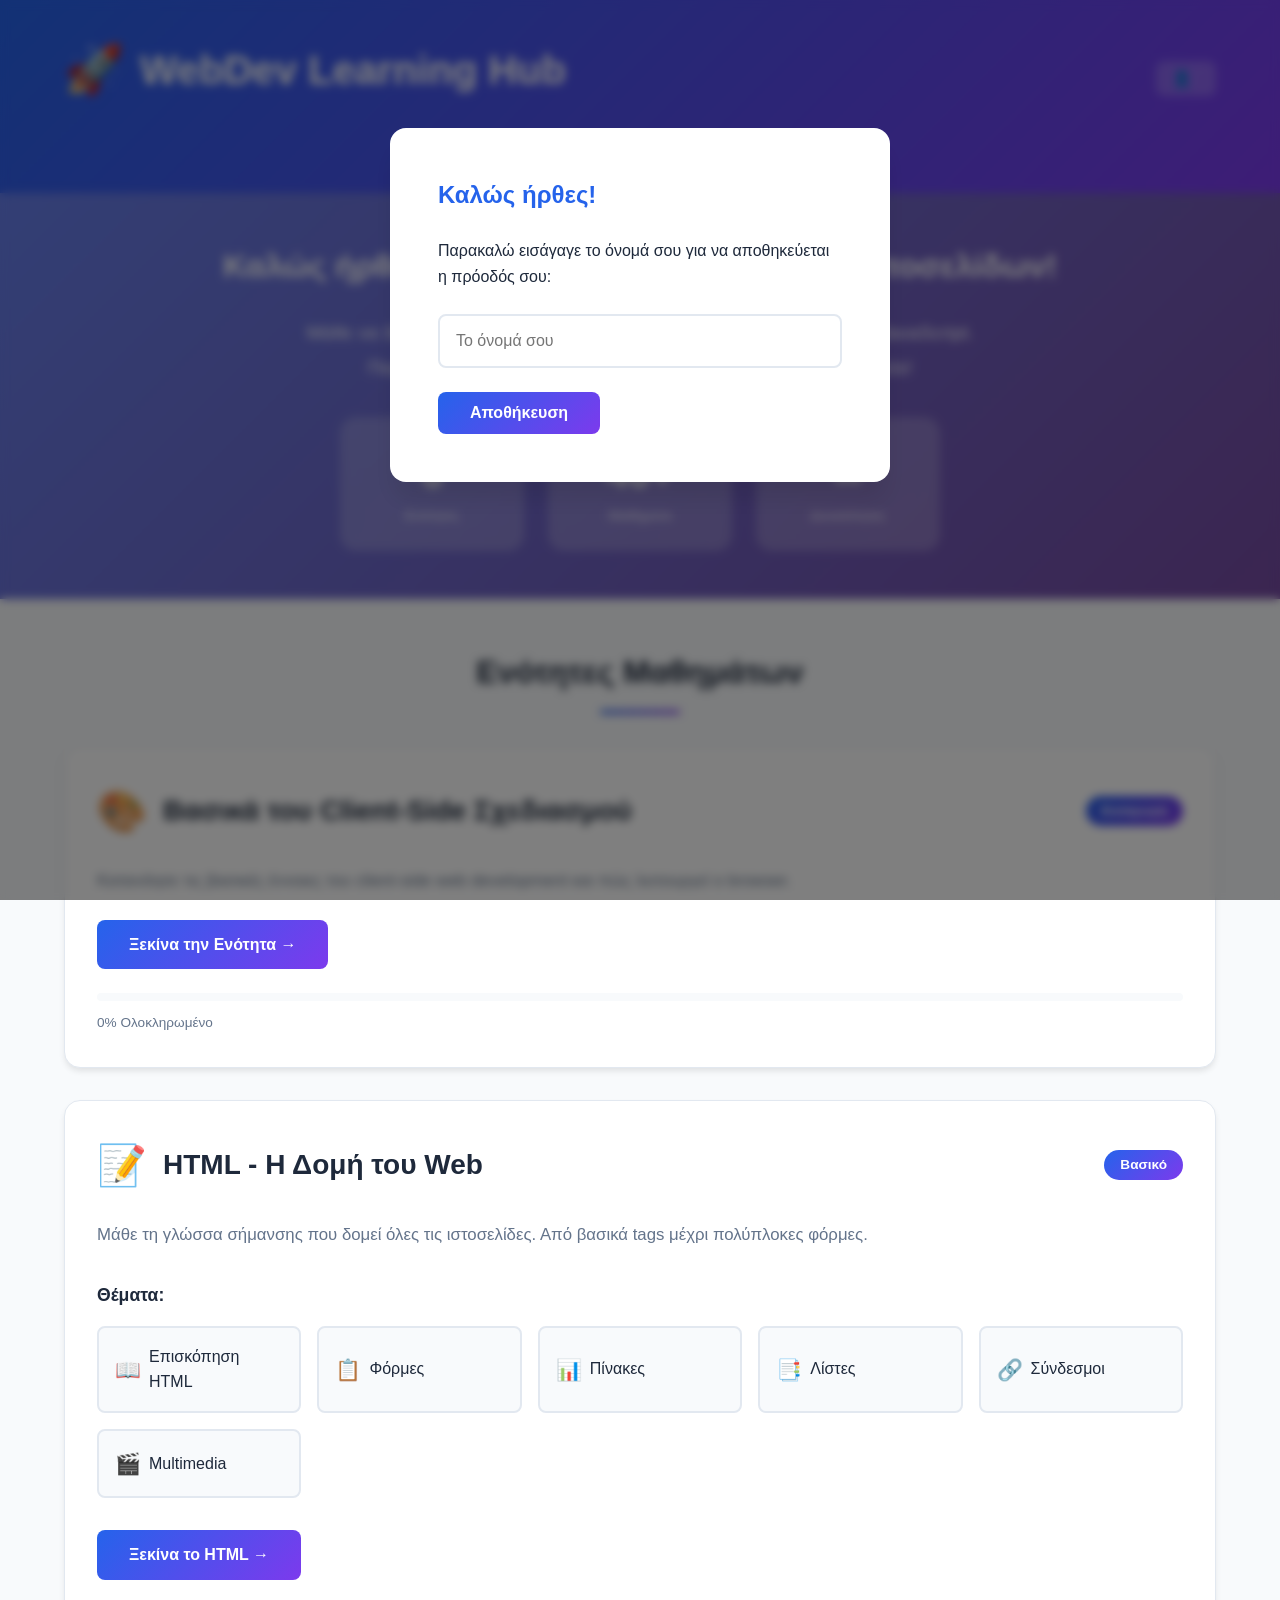
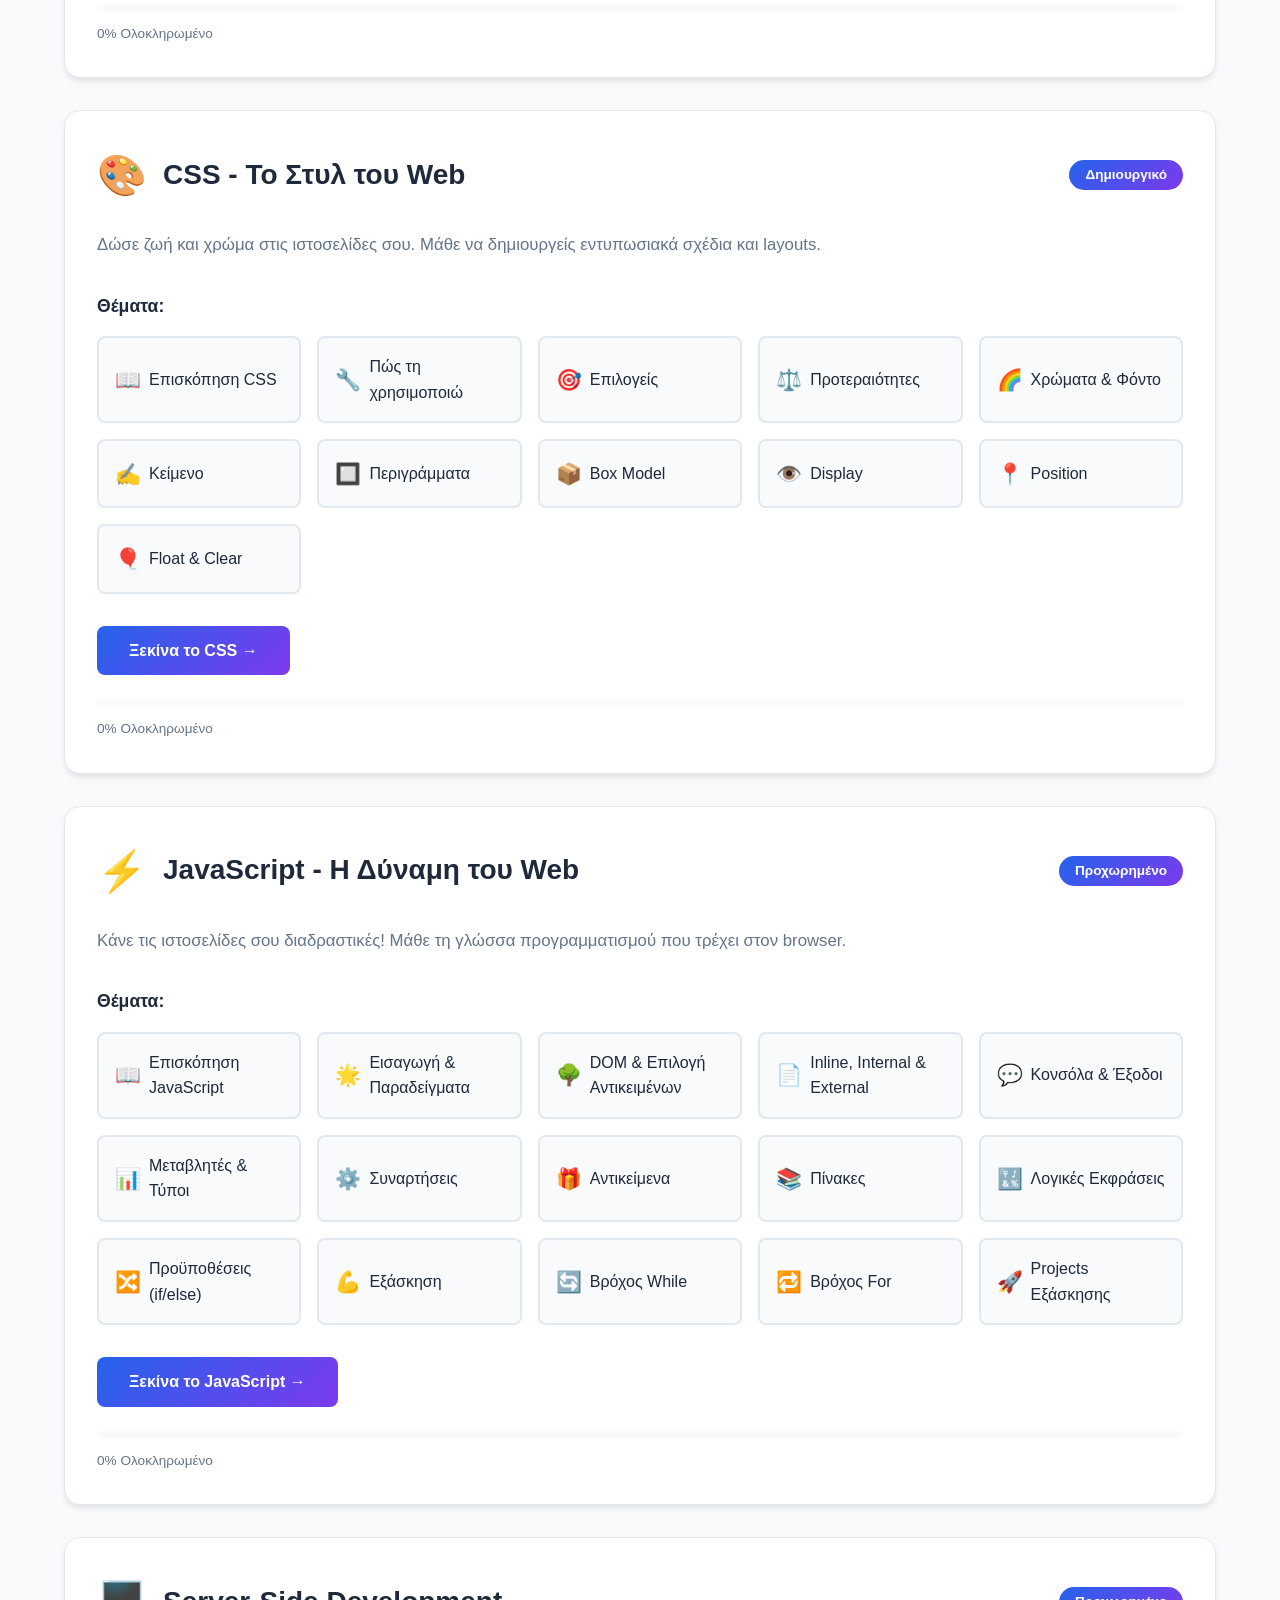
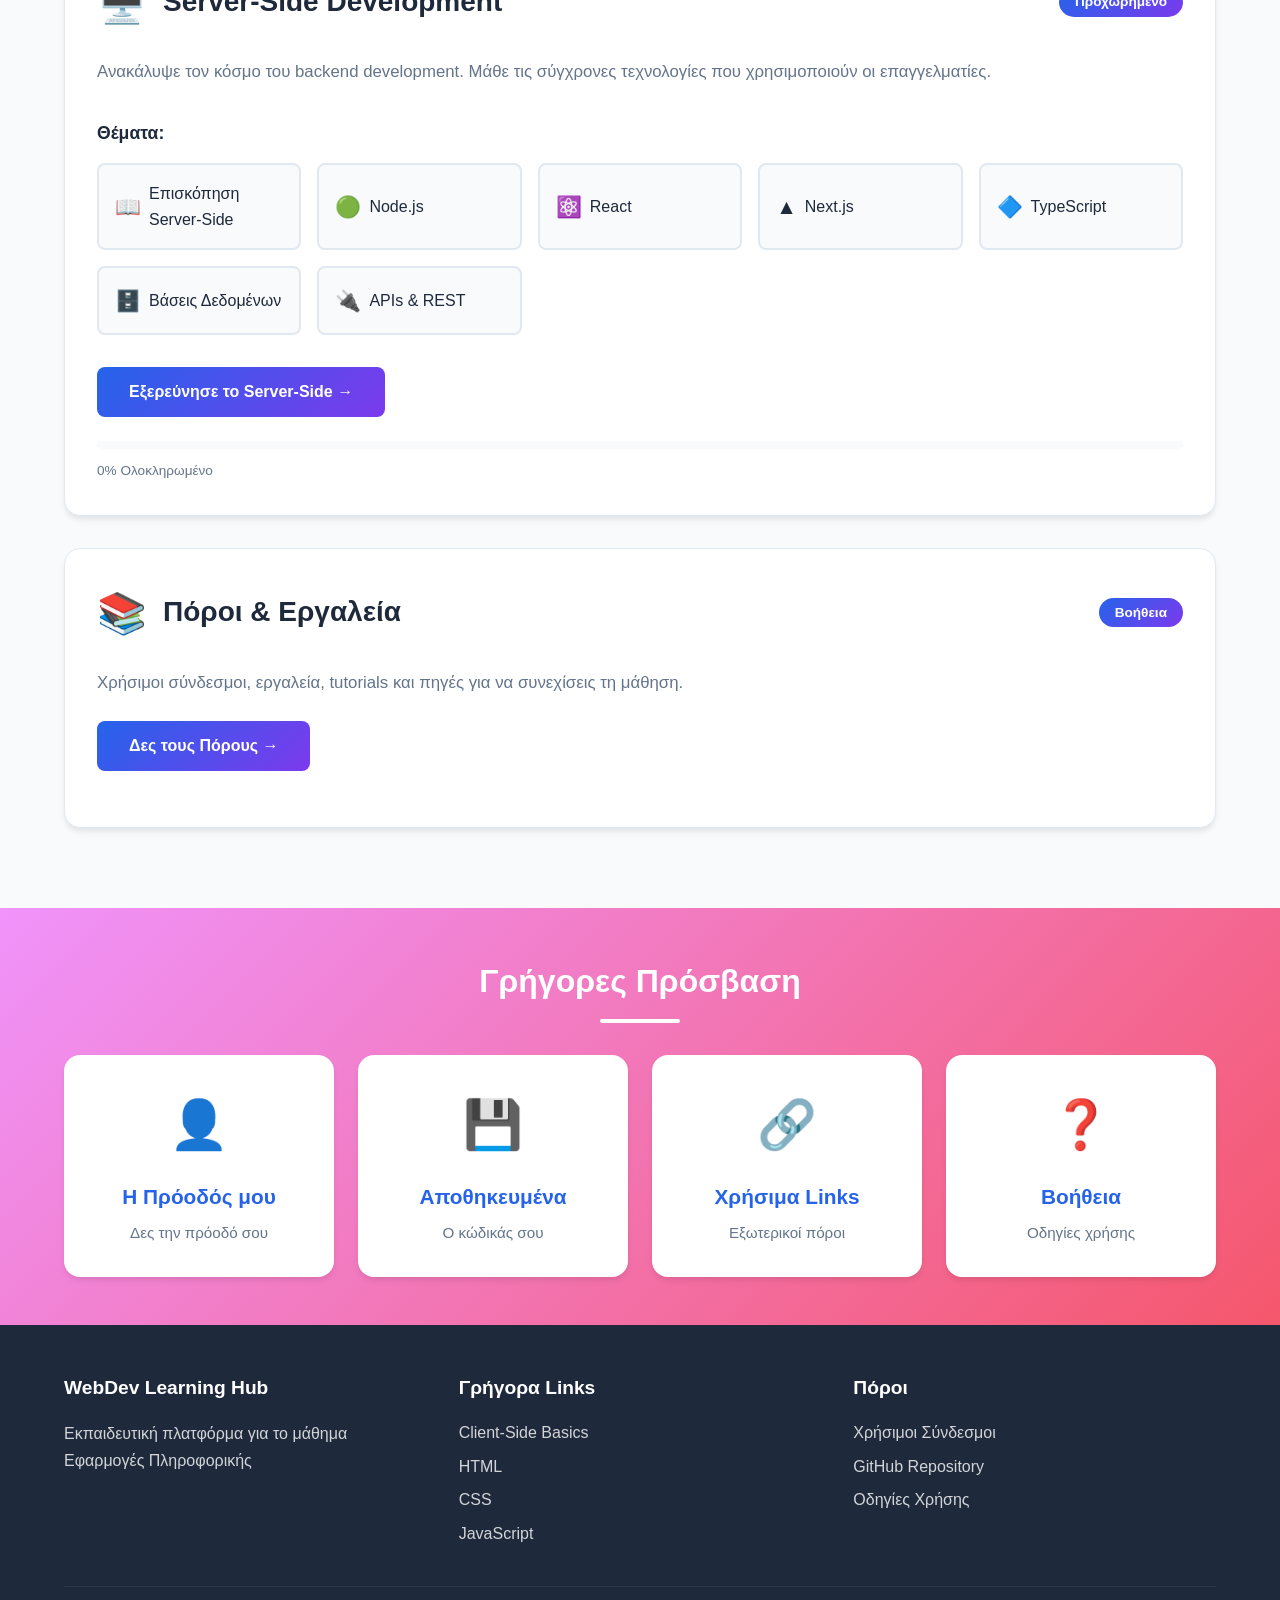
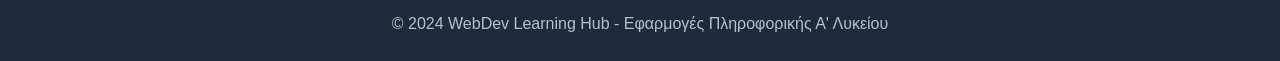
<file: index.html>
<!DOCTYPE html>
<html lang="el">
<head>
    <meta charset="UTF-8">
    <meta name="viewport" content="width=device-width, initial-scale=1.0">
    <title>WebDev Learning Hub - Εφαρμογές Πληροφορικής Α' Λυκείου</title>
    <link rel="stylesheet" href="css/styles.css">
</head>
<body>
    <!-- Header -->
<!-- Μέσα στο header, πριν το </header> -->
<header class="main-header">
    <div class="container">
        <div class="header-content">
            <div class="header-top">
                <div class="logo">
                    <span class="logo-icon">🚀</span>
                    <h1>WebDev Learning Hub</h1>
                </div>
                <div class="header-actions">
                    <button onclick="toggleUserMenu()" class="btn-icon user-menu-btn" id="userMenuBtn" title="Μενού χρήστη">
                        👤 <span class="student-name-display"></span>
                    </button>
                </div>
            </div>
            <p class="subtitle">Εφαρμογές Πληροφορικής - Α' Λυκείου</p>
        </div>
    </div>
</header>

    <!-- Hero Section -->
    <section class="hero">
        <div class="container">
            <h2 class="hero-title">Καλώς ήρθες στον κόσμο της Ανάπτυξης Ιστοσελίδων!</h2>
            <p class="hero-description">
                Μάθε να δημιουργείς εντυπωσιακές ιστοσελίδες με HTML, CSS και JavaScript. 
                Πειραματίσου, εξασκήσου και δημιούργησε τα δικά σου projects!
            </p>
            <div class="hero-stats">
                <div class="stat-card">
                    <span class="stat-number">6</span>
                    <span class="stat-label">Ενότητες</span>
                </div>
                <div class="stat-card">
                    <span class="stat-number">40+</span>
                    <span class="stat-label">Μαθήματα</span>
                </div>
                <div class="stat-card">
                    <span class="stat-number">∞</span>
                    <span class="stat-label">Δυνατότητες</span>
                </div>
            </div>
        </div>
    </section>

    <!-- Main Navigation Sections -->
    <main class="main-content">
        <div class="container">
            <h2 class="section-title">Ενότητες Μαθημάτων</h2>
            
            <!-- Section 1: Client-Side Basics -->
            <div class="module-card">
                <div class="module-header">
                    <span class="module-icon">🎨</span>
                    <h3>Βασικά του Client-Side Σχεδιασμού</h3>
                    <span class="module-badge">Εισαγωγή</span>
                </div>
                <p class="module-description">
                    Κατανόησε τις βασικές έννοιες του client-side web development και πώς λειτουργεί ο browser.
                </p>
                <div class="module-links">
                    <a href="01-client-side-basics/index.html" class="btn btn-primary">
                        Ξεκίνα την Ενότητα →
                    </a>
                </div>
                <div class="module-progress">
                    <div class="progress-bar">
                        <div class="progress-fill" style="width: 0%"></div>
                    </div>
                    <span class="progress-text">0% Ολοκληρωμένο</span>
                </div>
            </div>

            <!-- Section 2: HTML -->
            <div class="module-card">
                <div class="module-header">
                    <span class="module-icon">📝</span>
                    <h3>HTML - Η Δομή του Web</h3>
                    <span class="module-badge">Βασικό</span>
                </div>
                <p class="module-description">
                    Μάθε τη γλώσσα σήμανσης που δομεί όλες τις ιστοσελίδες. Από βασικά tags μέχρι πολύπλοκες φόρμες.
                </p>
                <div class="module-topics">
                    <h4>Θέματα:</h4>
                    <div class="topics-grid">
                        <a href="02-html/index.html" class="topic-link">
                            <span class="topic-icon">📖</span>
                            Επισκόπηση HTML
                        </a>
                        <a href="02-html/forms.html" class="topic-link">
                            <span class="topic-icon">📋</span>
                            Φόρμες
                        </a>
                        <a href="02-html/tables.html" class="topic-link">
                            <span class="topic-icon">📊</span>
                            Πίνακες
                        </a>
                        <a href="02-html/lists.html" class="topic-link">
                            <span class="topic-icon">📑</span>
                            Λίστες
                        </a>
                        <a href="02-html/links.html" class="topic-link">
                            <span class="topic-icon">🔗</span>
                            Σύνδεσμοι
                        </a>
                        <a href="02-html/multimedia.html" class="topic-link">
                            <span class="topic-icon">🎬</span>
                            Multimedia
                        </a>
                    </div>
                </div>
                <div class="module-links">
                    <a href="02-html/index.html" class="btn btn-primary">
                        Ξεκίνα το HTML →
                    </a>
                </div>
                <div class="module-progress">
                    <div class="progress-bar">
                        <div class="progress-fill" style="width: 0%"></div>
                    </div>
                    <span class="progress-text">0% Ολοκληρωμένο</span>
                </div>
            </div>

            <!-- Section 3: CSS -->
            <div class="module-card">
                <div class="module-header">
                    <span class="module-icon">🎨</span>
                    <h3>CSS - Το Στυλ του Web</h3>
                    <span class="module-badge">Δημιουργικό</span>
                </div>
                <p class="module-description">
                    Δώσε ζωή και χρώμα στις ιστοσελίδες σου. Μάθε να δημιουργείς εντυπωσιακά σχέδια και layouts.
                </p>
                <div class="module-topics">
                    <h4>Θέματα:</h4>
                    <div class="topics-grid">
                        <a href="03-css/index.html" class="topic-link">
                            <span class="topic-icon">📖</span>
                            Επισκόπηση CSS
                        </a>
                        <a href="03-css/how-to-use.html" class="topic-link">
                            <span class="topic-icon">🔧</span>
                            Πώς τη χρησιμοποιώ
                        </a>
                        <a href="03-css/selectors.html" class="topic-link">
                            <span class="topic-icon">🎯</span>
                            Επιλογείς
                        </a>
                        <a href="03-css/priorities.html" class="topic-link">
                            <span class="topic-icon">⚖️</span>
                            Προτεραιότητες
                        </a>
                        <a href="03-css/colors-backgrounds.html" class="topic-link">
                            <span class="topic-icon">🌈</span>
                            Χρώματα & Φόντο
                        </a>
                        <a href="03-css/text-fonts.html" class="topic-link">
                            <span class="topic-icon">✍️</span>
                            Κείμενο
                        </a>
                        <a href="03-css/borders.html" class="topic-link">
                            <span class="topic-icon">🔲</span>
                            Περιγράμματα
                        </a>
                        <a href="03-css/box-model.html" class="topic-link">
                            <span class="topic-icon">📦</span>
                            Box Model
                        </a>
                        <a href="03-css/display.html" class="topic-link">
                            <span class="topic-icon">👁️</span>
                            Display
                        </a>
                        <a href="03-css/position.html" class="topic-link">
                            <span class="topic-icon">📍</span>
                            Position
                        </a>
                        <a href="03-css/float-clear.html" class="topic-link">
                            <span class="topic-icon">🎈</span>
                            Float & Clear
                        </a>
                    </div>
                </div>
                <div class="module-links">
                    <a href="03-css/index.html" class="btn btn-primary">
                        Ξεκίνα το CSS →
                    </a>
                </div>
                <div class="module-progress">
                    <div class="progress-bar">
                        <div class="progress-fill" style="width: 0%"></div>
                    </div>
                    <span class="progress-text">0% Ολοκληρωμένο</span>
                </div>
            </div>

            <!-- Section 4: JavaScript -->
            <div class="module-card">
                <div class="module-header">
                    <span class="module-icon">⚡</span>
                    <h3>JavaScript - Η Δύναμη του Web</h3>
                    <span class="module-badge">Προχωρημένο</span>
                </div>
                <p class="module-description">
                    Κάνε τις ιστοσελίδες σου διαδραστικές! Μάθε τη γλώσσα προγραμματισμού που τρέχει στον browser.
                </p>
                <div class="module-topics">
                    <h4>Θέματα:</h4>
                    <div class="topics-grid">
                        <a href="04-javascript/index.html" class="topic-link">
                            <span class="topic-icon">📖</span>
                            Επισκόπηση JavaScript
                        </a>
                        <a href="04-javascript/intro-examples.html" class="topic-link">
                            <span class="topic-icon">🌟</span>
                            Εισαγωγή & Παραδείγματα
                        </a>
                        <a href="04-javascript/dom.html" class="topic-link">
                            <span class="topic-icon">🌳</span>
                            DOM & Επιλογή Αντικειμένων
                        </a>
                        <a href="04-javascript/inline-internal-external.html" class="topic-link">
                            <span class="topic-icon">📄</span>
                            Inline, Internal & External
                        </a>
                        <a href="04-javascript/console-output.html" class="topic-link">
                            <span class="topic-icon">💬</span>
                            Κονσόλα & Έξοδοι
                        </a>
                        <a href="04-javascript/variables-types.html" class="topic-link">
                            <span class="topic-icon">📊</span>
                            Μεταβλητές & Τύποι
                        </a>
                        <a href="04-javascript/functions.html" class="topic-link">
                            <span class="topic-icon">⚙️</span>
                            Συναρτήσεις
                        </a>
                        <a href="04-javascript/objects.html" class="topic-link">
                            <span class="topic-icon">🎁</span>
                            Αντικείμενα
                        </a>
                        <a href="04-javascript/arrays.html" class="topic-link">
                            <span class="topic-icon">📚</span>
                            Πίνακες
                        </a>
                        <a href="04-javascript/logical-operators.html" class="topic-link">
                            <span class="topic-icon">🔣</span>
                            Λογικές Εκφράσεις
                        </a>
                        <a href="04-javascript/conditions.html" class="topic-link">
                            <span class="topic-icon">🔀</span>
                            Προϋποθέσεις (if/else)
                        </a>
                        <a href="04-javascript/practice.html" class="topic-link">
                            <span class="topic-icon">💪</span>
                            Εξάσκηση
                        </a>
                        <a href="04-javascript/while-loop.html" class="topic-link">
                            <span class="topic-icon">🔄</span>
                            Βρόχος While
                        </a>
                        <a href="04-javascript/for-loop.html" class="topic-link">
                            <span class="topic-icon">🔁</span>
                            Βρόχος For
                        </a>
                        <a href="04-javascript/projects.html" class="topic-link">
                            <span class="topic-icon">🚀</span>
                            Projects Εξάσκησης
                        </a>
                    </div>
                </div>
                <div class="module-links">
                    <a href="04-javascript/index.html" class="btn btn-primary">
                        Ξεκίνα το JavaScript →
                    </a>
                </div>
                <div class="module-progress">
                    <div class="progress-bar">
                        <div class="progress-fill" style="width: 0%"></div>
                    </div>
                    <span class="progress-text">0% Ολοκληρωμένο</span>
                </div>
            </div>

            <!-- Section 5: Server-Side Development -->
            <div class="module-card">
                <div class="module-header">
                    <span class="module-icon">🖥️</span>
                    <h3>Server-Side Development</h3>
                    <span class="module-badge">Προχωρημένο</span>
                </div>
                <p class="module-description">
                    Ανακάλυψε τον κόσμο του backend development. Μάθε τις σύγχρονες τεχνολογίες που χρησιμοποιούν οι επαγγελματίες.
                </p>
                <div class="module-topics">
                    <h4>Θέματα:</h4>
                    <div class="topics-grid">
                        <a href="05-server-side/index.html" class="topic-link">
                            <span class="topic-icon">📖</span>
                            Επισκόπηση Server-Side
                        </a>
                        <a href="05-server-side/nodejs.html" class="topic-link">
                            <span class="topic-icon">🟢</span>
                            Node.js
                        </a>
                        <a href="05-server-side/react.html" class="topic-link">
                            <span class="topic-icon">⚛️</span>
                            React
                        </a>
                        <a href="05-server-side/nextjs.html" class="topic-link">
                            <span class="topic-icon">▲</span>
                            Next.js
                        </a>
                        <a href="05-server-side/typescript.html" class="topic-link">
                            <span class="topic-icon">🔷</span>
                            TypeScript
                        </a>
                        <a href="05-server-side/databases.html" class="topic-link">
                            <span class="topic-icon">🗄️</span>
                            Βάσεις Δεδομένων
                        </a>
                        <a href="05-server-side/apis.html" class="topic-link">
                            <span class="topic-icon">🔌</span>
                            APIs & REST
                        </a>
                    </div>
                </div>
                <div class="module-links">
                    <a href="05-server-side/index.html" class="btn btn-primary">
                        Εξερεύνησε το Server-Side →
                    </a>
                </div>
                <div class="module-progress">
                    <div class="progress-bar">
                        <div class="progress-fill" style="width: 0%"></div>
                    </div>
                    <span class="progress-text">0% Ολοκληρωμένο</span>
                </div>
            </div>

            <!-- Section 6: Resources -->
            <div class="module-card">
                <div class="module-header">
                    <span class="module-icon">📚</span>
                    <h3>Πόροι & Εργαλεία</h3>
                    <span class="module-badge">Βοήθεια</span>
                </div>
                <p class="module-description">
                    Χρήσιμοι σύνδεσμοι, εργαλεία, tutorials και πηγές για να συνεχίσεις τη μάθηση.
                </p>
                <div class="module-links">
                    <a href="06-resources/index.html" class="btn btn-primary">
                        Δες τους Πόρους →
                    </a>
                </div>
            </div>

        </div>
    </main>

    <!-- Quick Links Section -->
    <section class="quick-links">
        <div class="container">
            <h2 class="section-title">Γρήγορες Πρόσβαση</h2>
            <div class="quick-links-grid">
                <a href="#" class="quick-link-card" onclick="loadStudentProgress(); return false;">
                    <span class="quick-icon">👤</span>
                    <h3>Η Πρόοδός μου</h3>
                    <p>Δες την πρόοδό σου</p>
                </a>
                <a href="#" class="quick-link-card" onclick="showSavedWork(); return false;">
                    <span class="quick-icon">💾</span>
                    <h3>Αποθηκευμένα</h3>
                    <p>Ο κώδικάς σου</p>
                </a>
                <a href="06-resources/index.html" class="quick-link-card">
                    <span class="quick-icon">🔗</span>
                    <h3>Χρήσιμα Links</h3>
                    <p>Εξωτερικοί πόροι</p>
                </a>
                <a href="#" class="quick-link-card" onclick="showHelp(); return false;">
                    <span class="quick-icon">❓</span>
                    <h3>Βοήθεια</h3>
                    <p>Οδηγίες χρήσης</p>
                </a>
            </div>
        </div>
    </section>

    <!-- Footer -->
    <footer class="main-footer">
        <div class="container">
            <div class="footer-content">
                <div class="footer-section">
                    <h4>WebDev Learning Hub</h4>
                    <p>Εκπαιδευτική πλατφόρμα για το μάθημα Εφαρμογές Πληροφορικής</p>
                </div>
                <div class="footer-section">
                    <h4>Γρήγορα Links</h4>
                    <ul class="footer-links">
                        <li><a href="01-client-side-basics/index.html">Client-Side Basics</a></li>
                        <li><a href="02-html/index.html">HTML</a></li>
                        <li><a href="03-css/index.html">CSS</a></li>
                        <li><a href="04-javascript/index.html">JavaScript</a></li>
                    </ul>
                </div>
                <div class="footer-section">
                    <h4>Πόροι</h4>
                    <ul class="footer-links">
                        <li><a href="06-resources/index.html">Χρήσιμοι Σύνδεσμοι</a></li>
                        <li><a href="https://github.com" target="_blank">GitHub Repository</a></li>
                        <li><a href="#" onclick="showHelp(); return false;">Οδηγίες Χρήσης</a></li>
                    </ul>
                </div>
            </div>
            <div class="footer-bottom">
                <p>&copy; 2024 WebDev Learning Hub - Εφαρμογές Πληροφορικής Α' Λυκείου</p>
            </div>
        </div>
    </footer>

    <!-- Modal for Student Name -->
    <div id="studentModal" class="modal">
        <div class="modal-content">
            <h2>Καλώς ήρθες!</h2>
            <p>Παρακαλώ εισάγαγε το όνομά σου για να αποθηκεύεται η πρόοδός σου:</p>
            <input type="text" id="studentName" placeholder="Το όνομά σου">
            <button onclick="saveStudentName()" class="btn btn-primary">Αποθήκευση</button>
        </div>
    </div>

    <script src="js/main.js"></script>
</body>
</html>
</file>
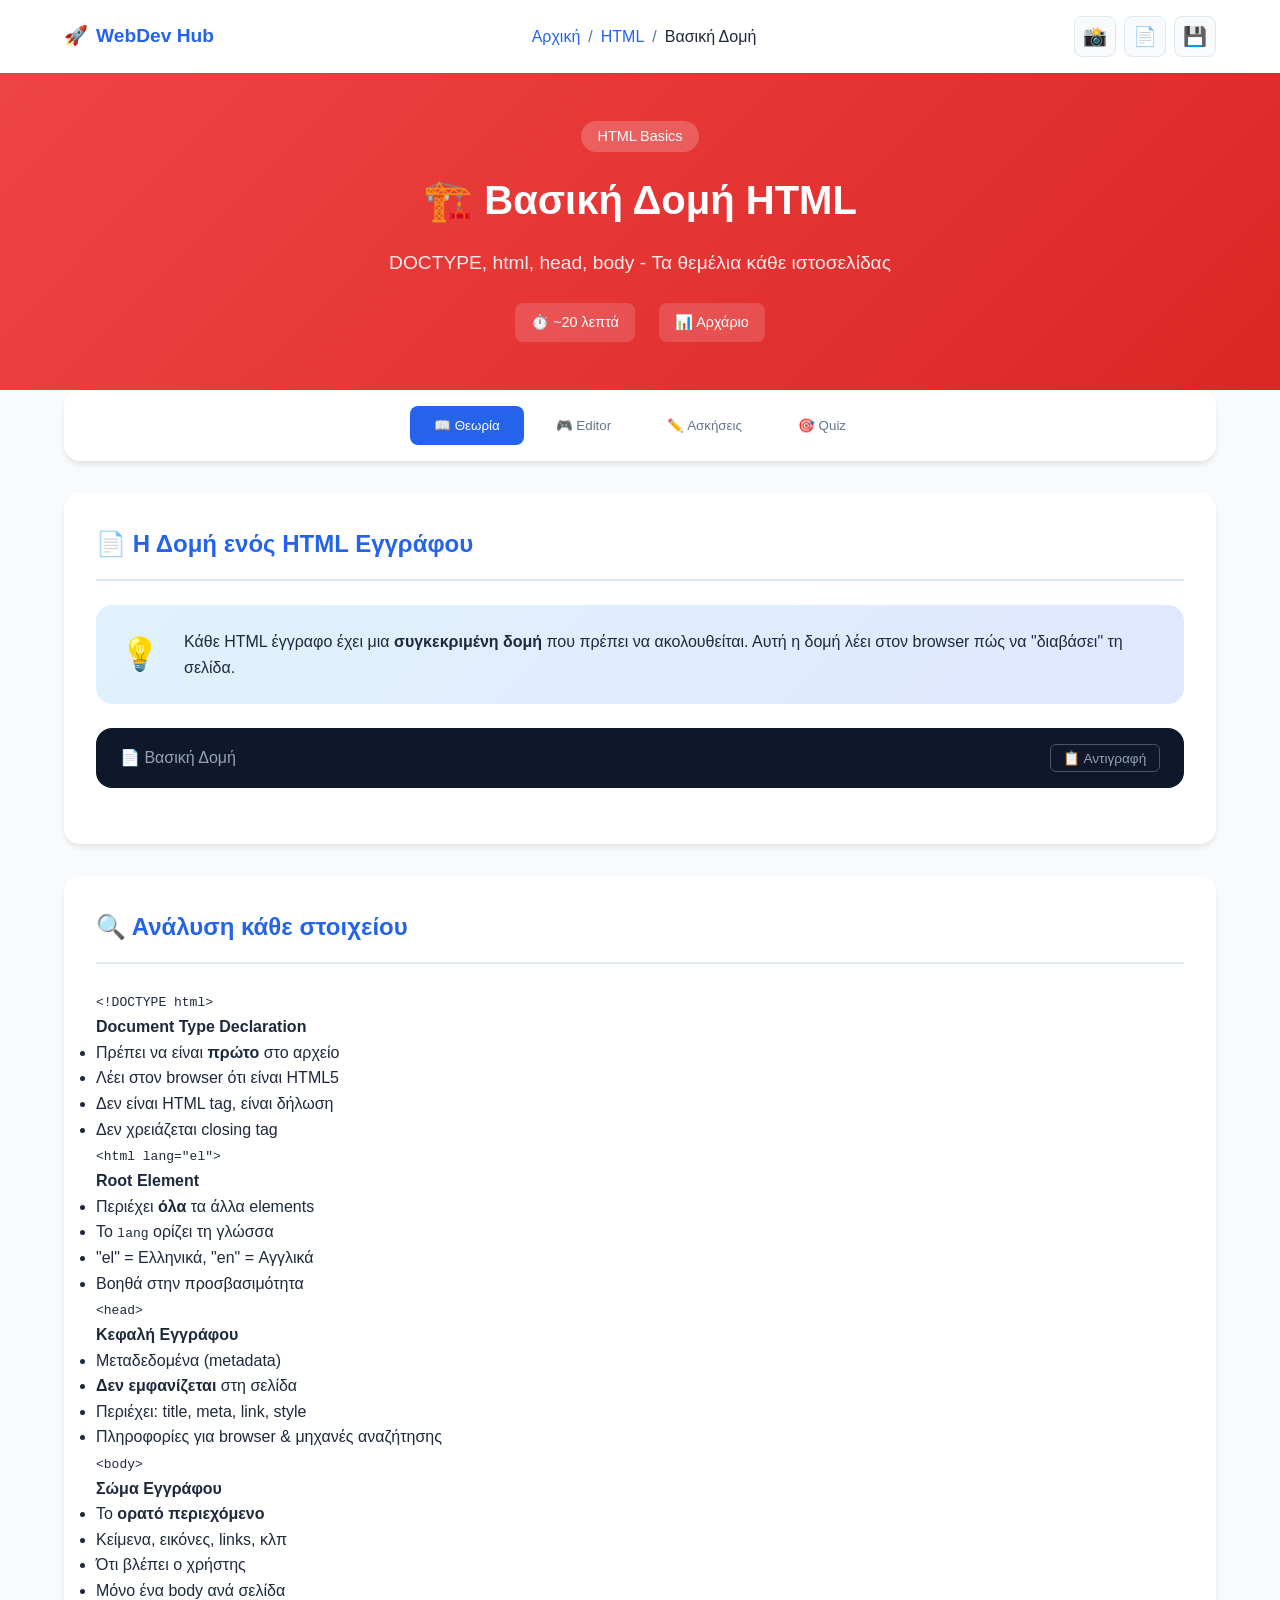
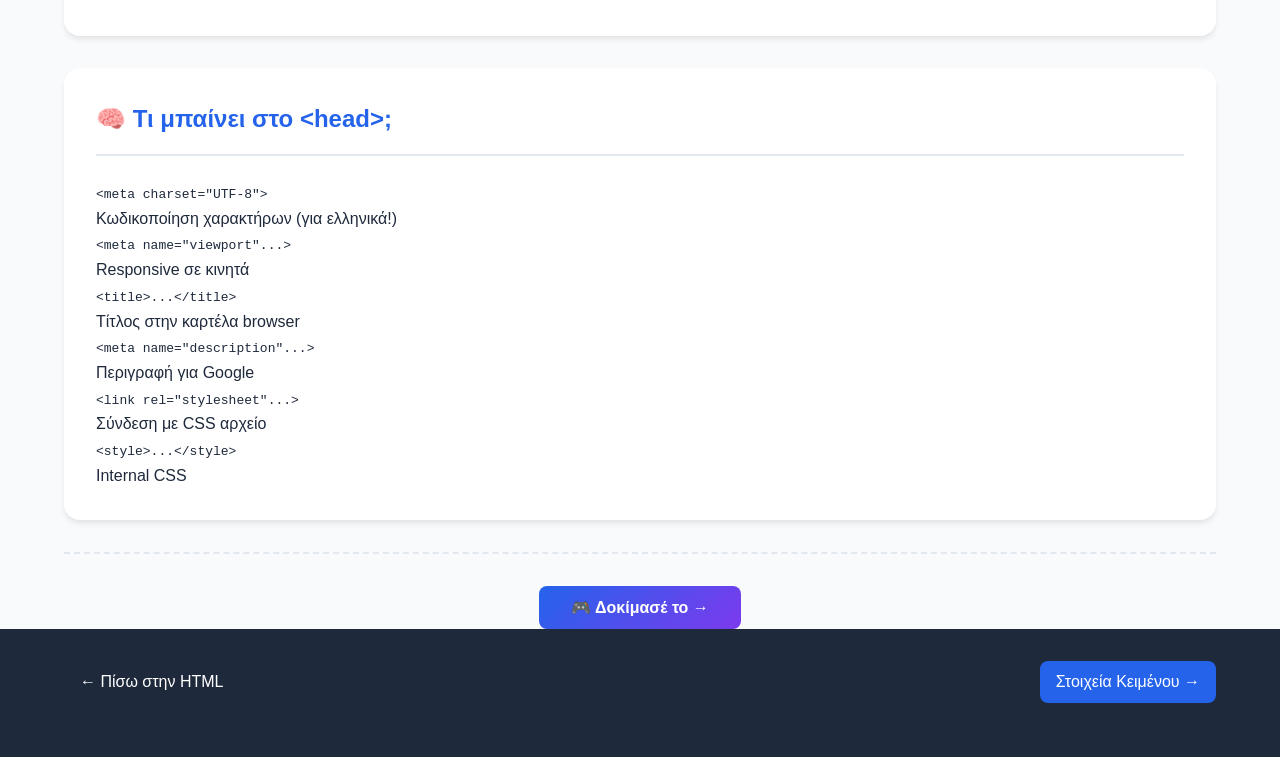
<file: 02-html/basics.html>
<!DOCTYPE html>
<html lang="el">
<head>
    <meta charset="UTF-8">
    <meta name="viewport" content="width=device-width, initial-scale=1.0">
    <title>Βασική Δομή HTML | WebDev Learning Hub</title>
    <link rel="stylesheet" href="../css/styles.css">
    <link rel="stylesheet" href="../css/lesson.css">
</head>
<body>
    <!-- Navigation -->
    <nav class="lesson-nav">
        <div class="container">
            <a href="../index.html" class="nav-logo">
                <span>🚀</span> WebDev Hub
            </a>
            <div class="nav-breadcrumb">
                <a href="../index.html">Αρχική</a>
                <span>/</span>
                <a href="index.html">HTML</a>
                <span>/</span>
                <span class="current">Βασική Δομή</span>
            </div>
            <div class="nav-actions">
                <button onclick="takeFullScreenshot()" class="btn-icon" title="Screenshot">📸</button>
                <button onclick="exportToPDF()" class="btn-icon" title="PDF">📄</button>
                <button onclick="saveProgress()" class="btn-icon" title="Αποθήκευση">💾</button>
            </div>
        </div>
    </nav>

    <!-- Header -->
    <header class="lesson-header html-header">
        <div class="container">
            <div class="lesson-badge">HTML Basics</div>
            <h1>🏗️ Βασική Δομή HTML</h1>
            <p class="lesson-subtitle">DOCTYPE, html, head, body - Τα θεμέλια κάθε ιστοσελίδας</p>
            <div class="lesson-meta">
                <span class="meta-item">⏱️ ~20 λεπτά</span>
                <span class="meta-item">📊 Αρχάριο</span>
            </div>
        </div>
    </header>

    <!-- Main Content -->
    <main class="lesson-content">
        <div class="container">
            
            <!-- Tabs -->
            <div class="tabs">
                <button class="tab-btn active" onclick="showTab('theory')">📖 Θεωρία</button>
                <button class="tab-btn" onclick="showTab('interactive')">🎮 Editor</button>
                <button class="tab-btn" onclick="showTab('exercises')">✏️ Ασκήσεις</button>
                <button class="tab-btn" onclick="showTab('quiz')">🎯 Quiz</button>
            </div>

            <!-- THEORY -->
            <section id="theory" class="tab-content active">
                <div class="theory-section">
                    <h2>📄 Η Δομή ενός HTML Εγγράφου</h2>
                    
                    <div class="info-card">
                        <div class="info-icon">💡</div>
                        <div class="info-content">
                            <p>Κάθε HTML έγγραφο έχει μια <strong>συγκεκριμένη δομή</strong> που πρέπει να ακολουθείται. Αυτή η δομή λέει στον browser πώς να "διαβάσει" τη σελίδα.</p>
                        </div>
                    </div>

                    <div class="code-block-wrapper">
                        <div class="code-header">
                            <span>📄 Βασική Δομή</span>
                            <button onclick="copyCode(this)" class="copy-btn">📋 Αντιγραφή</button>
                        </div>
                        <pre class="code-block"><code>&lt;!DOCTYPE html&gt;
&lt;html lang="el"&gt;
&lt;head&gt;
    &lt;meta charset="UTF-8"&gt;
    &lt;meta name="viewport" content="width=device-width, initial-scale=1.0"&gt;
    &lt;title&gt;Τίτλος Σελίδας&lt;/title&gt;
&lt;/head&gt;
&lt;body&gt;
    &lt;!-- Το περιεχόμενο της σελίδας --&gt;
&lt;/body&gt;
&lt;/html&gt;</code></pre>
                    </div>
                </div>

                <div class="theory-section">
                    <h2>🔍 Ανάλυση κάθε στοιχείου</h2>
                    
                    <div class="element-cards">
                        <div class="element-card">
                            <div class="element-header">
                                <code>&lt;!DOCTYPE html&gt;</code>
                            </div>
                            <div class="element-body">
                                <h4>Document Type Declaration</h4>
                                <ul>
                                    <li>Πρέπει να είναι <strong>πρώτο</strong> στο αρχείο</li>
                                    <li>Λέει στον browser ότι είναι HTML5</li>
                                    <li>Δεν είναι HTML tag, είναι δήλωση</li>
                                    <li>Δεν χρειάζεται closing tag</li>
                                </ul>
                            </div>
                        </div>

                        <div class="element-card">
                            <div class="element-header">
                                <code>&lt;html lang="el"&gt;</code>
                            </div>
                            <div class="element-body">
                                <h4>Root Element</h4>
                                <ul>
                                    <li>Περιέχει <strong>όλα</strong> τα άλλα elements</li>
                                    <li>Το <code>lang</code> ορίζει τη γλώσσα</li>
                                    <li>"el" = Ελληνικά, "en" = Αγγλικά</li>
                                    <li>Βοηθά στην προσβασιμότητα</li>
                                </ul>
                            </div>
                        </div>

                        <div class="element-card">
                            <div class="element-header">
                                <code>&lt;head&gt;</code>
                            </div>
                            <div class="element-body">
                                <h4>Κεφαλή Εγγράφου</h4>
                                <ul>
                                    <li>Μεταδεδομένα (metadata)</li>
                                    <li><strong>Δεν εμφανίζεται</strong> στη σελίδα</li>
                                    <li>Περιέχει: title, meta, link, style</li>
                                    <li>Πληροφορίες για browser & μηχανές αναζήτησης</li>
                                </ul>
                            </div>
                        </div>

                        <div class="element-card">
                            <div class="element-header">
                                <code>&lt;body&gt;</code>
                            </div>
                            <div class="element-body">
                                <h4>Σώμα Εγγράφου</h4>
                                <ul>
                                    <li>Το <strong>ορατό περιεχόμενο</strong></li>
                                    <li>Κείμενα, εικόνες, links, κλπ</li>
                                    <li>Ότι βλέπει ο χρήστης</li>
                                    <li>Μόνο ένα body ανά σελίδα</li>
                                </ul>
                            </div>
                        </div>
                    </div>
                </div>

                <div class="theory-section">
                    <h2>🧠 Τι μπαίνει στο &lt;head&gt;;</h2>
                    
                    <div class="head-elements-grid">
                        <div class="head-element">
                            <code>&lt;meta charset="UTF-8"&gt;</code>
                            <p>Κωδικοποίηση χαρακτήρων (για ελληνικά!)</p>
                        </div>
                        <div class="head-element">
                            <code>&lt;meta name="viewport"...&gt;</code>
                            <p>Responsive σε κινητά</p>
                        </div>
                        <div class="head-element">
                            <code>&lt;title&gt;...&lt;/title&gt;</code>
                            <p>Τίτλος στην καρτέλα browser</p>
                        </div>
                        <div class="head-element">
                            <code>&lt;meta name="description"...&gt;</code>
                            <p>Περιγραφή για Google</p>
                        </div>
                        <div class="head-element">
                            <code>&lt;link rel="stylesheet"...&gt;</code>
                            <p>Σύνδεση με CSS αρχείο</p>
                        </div>
                        <div class="head-element">
                            <code>&lt;style&gt;...&lt;/style&gt;</code>
                            <p>Internal CSS</p>
                        </div>
                    </div>
                </div>

                <div class="next-section">
                    <button class="btn btn-primary" onclick="showTab('interactive')">
                        🎮 Δοκίμασέ το →
                    </button>
                </div>
            </section>

            <!-- INTERACTIVE -->
            <section id="interactive" class="tab-content">
                <h2>🎮 Πειραματίσου με τη Δομή HTML</h2>
                
                <div class="editor-container">
                    <div class="editor-header">
                        <h3>📝 Editor</h3>
                        <div class="editor-actions">
                            <button onclick="runCode()" class="btn btn-success">▶️ Εκτέλεση</button>
                            <button onclick="resetEditor()" class="btn btn-secondary">🔄 Reset</button>
                            <button onclick="saveCode()" class="btn btn-primary">💾 Αποθήκευση</button>
                        </div>
                    </div>
                    
                    <div class="editor-main single-editor">
                        <div class="editor-panel active">
                            <textarea id="code-editor" spellcheck="false"><!DOCTYPE html>
<html lang="el">
<head>
    <meta charset="UTF-8">
    <meta name="viewport" content="width=device-width, initial-scale=1.0">
    <title>Η Πρώτη μου Σελίδα</title>
    <style>
        body {
            font-family: Arial, sans-serif;
            padding: 20px;
            background-color: #f0f4f8;
        }
        h1 {
            color: #2563eb;
        }
    </style>
</head>
<body>
    <h1>Γεια σου Κόσμε!</h1>
    <p>Αυτή είναι η πρώτη μου HTML σελίδα.</p>
    
    <!-- Δοκίμασε να προσθέσεις περισσότερο περιεχόμενο εδώ -->
    
</body>
</html></textarea>
                        </div>
                        <div class="preview-container">
                            <div class="preview-header">
                                <h4>🖥️ Αποτέλεσμα</h4>
                            </div>
                            <iframe id="preview-frame"></iframe>
                        </div>
                    </div>
                </div>

                <div class="challenges-section">
                    <h3>🎯 Δοκίμασε αυτά:</h3>
                    <div class="mini-challenges">
                        <div class="mini-challenge" onclick="loadChallenge(1)">
                            <span>1️⃣</span> Άλλαξε τον τίτλο (title)
                        </div>
                        <div class="mini-challenge" onclick="loadChallenge(2)">
                            <span>2️⃣</span> Άλλαξε το lang σε "en"
                        </div>
                        <div class="mini-challenge" onclick="loadChallenge(3)">
                            <span>3️⃣</span> Πρόσθεσε meta description
                        </div>
                        <div class="mini-challenge" onclick="loadChallenge(4)">
                            <span>4️⃣</span> Άλλαξε το background color
                        </div>
                    </div>
                </div>
            </section>

            <!-- EXERCISES -->
            <section id="exercises" class="tab-content">
                <h2>✏️ Ασκήσεις</h2>
                
                <div class="exercise-item">
                    <div class="exercise-header">
                        <span class="exercise-number">1</span>
                        <h3>Συμπλήρωσε τη δομή</h3>
                    </div>
                    <div class="fill-code">
                        <pre><code>&lt;!<input type="text" class="code-input" data-answer="DOCTYPE" size="8"> html&gt;
&lt;<input type="text" class="code-input" data-answer="html" size="4"> lang="el"&gt;
&lt;<input type="text" class="code-input" data-answer="head" size="4">&gt;
    &lt;title&gt;Test&lt;/title&gt;
&lt;/head&gt;
&lt;<input type="text" class="code-input" data-answer="body" size="4">&gt;
    &lt;h1&gt;Hello&lt;/h1&gt;
&lt;/body&gt;
&lt;/html&gt;</code></pre>
                    </div>
                    <button onclick="checkExercise(1)" class="btn btn-primary">✅ Έλεγχος</button>
                    <div id="result-1" class="exercise-result"></div>
                </div>

                <div class="exercise-item">
                    <div class="exercise-header">
                        <span class="exercise-number">2</span>
                        <h3>Τι κάνει κάθε element;</h3>
                    </div>
                    <div class="matching-simple">
                        <div class="match-row">
                            <code>&lt;!DOCTYPE html&gt;</code>
                            <select class="match-select" data-correct="doctype">
                                <option value="">Επίλεξε...</option>
                                <option value="doctype">Δηλώνει HTML5</option>
                                <option value="title">Τίτλος σελίδας</option>
                                <option value="content">Περιεχόμενο</option>
                            </select>
                        </div>
                        <div class="match-row">
                            <code>&lt;head&gt;</code>
                            <select class="match-select" data-correct="meta">
                                <option value="">Επίλεξε...</option>
                                <option value="meta">Μεταδεδομένα</option>
                                <option value="content">Ορατό περιεχόμενο</option>
                                <option value="doctype">Δηλώνει HTML5</option>
                            </select>
                        </div>
                        <div class="match-row">
                            <code>&lt;body&gt;</code>
                            <select class="match-select" data-correct="content">
                                <option value="">Επίλεξε...</option>
                                <option value="meta">Μεταδεδομένα</option>
                                <option value="content">Ορατό περιεχόμενο</option>
                                <option value="title">Τίτλος σελίδας</option>
                            </select>
                        </div>
                    </div>
                    <button onclick="checkExercise(2)" class="btn btn-primary">✅ Έλεγχος</button>
                    <div id="result-2" class="exercise-result"></div>
                </div>
            </section>

            <!-- QUIZ -->
            <section id="quiz" class="tab-content">
                <h2>🎯 Mini Quiz</h2>
                <div id="quiz-container"></div>
                <div id="quiz-results" style="display:none;">
                    <div class="results-score"><span id="score-number">0</span>/5</div>
                    <div id="results-message"></div>
                    <button onclick="retakeQuiz()" class="btn btn-primary">🔄 Ξανά</button>
                </div>
            </section>

        </div>
    </main>

    <!-- Footer Nav -->
    <footer class="lesson-footer">
        <div class="container">
            <div class="footer-nav">
                <a href="index.html" class="footer-link">← Πίσω στην HTML</a>
                <a href="text-elements.html" class="footer-link primary">Στοιχεία Κειμένου →</a>
            </div>
        </div>
    </footer>

    <script src="../js/main.js"></script>
    <script src="sub-script.js"></script>
    <script>
        // Page-specific quiz questions
        const quizData = [
            {
                question: "Τι πρέπει να είναι πρώτο σε κάθε HTML αρχείο;",
                options: ["<html>", "<!DOCTYPE html>", "<head>", "<body>"],
                correct: 1
            },
            {
                question: "Πού γράφουμε τον τίτλο της σελίδας;",
                options: ["<body>", "<title>", "<h1>", "<header>"],
                correct: 1
            },
            {
                question: "Το <head> περιέχει:",
                options: ["Ορατό περιεχόμενο", "Μεταδεδομένα", "Εικόνες", "Links"],
                correct: 1
            },
            {
                question: "Τι σημαίνει lang='el';",
                options: ["Ελληνική γλώσσα", "English", "Element", "External link"],
                correct: 0
            },
            {
                question: "Το charset='UTF-8' χρησιμεύει για:",
                options: ["Χρώματα", "Ελληνικούς χαρακτήρες", "Links", "Images"],
                correct: 1
            }
        ];
        initQuiz(quizData);
    </script>
</body>
</html>
</file>
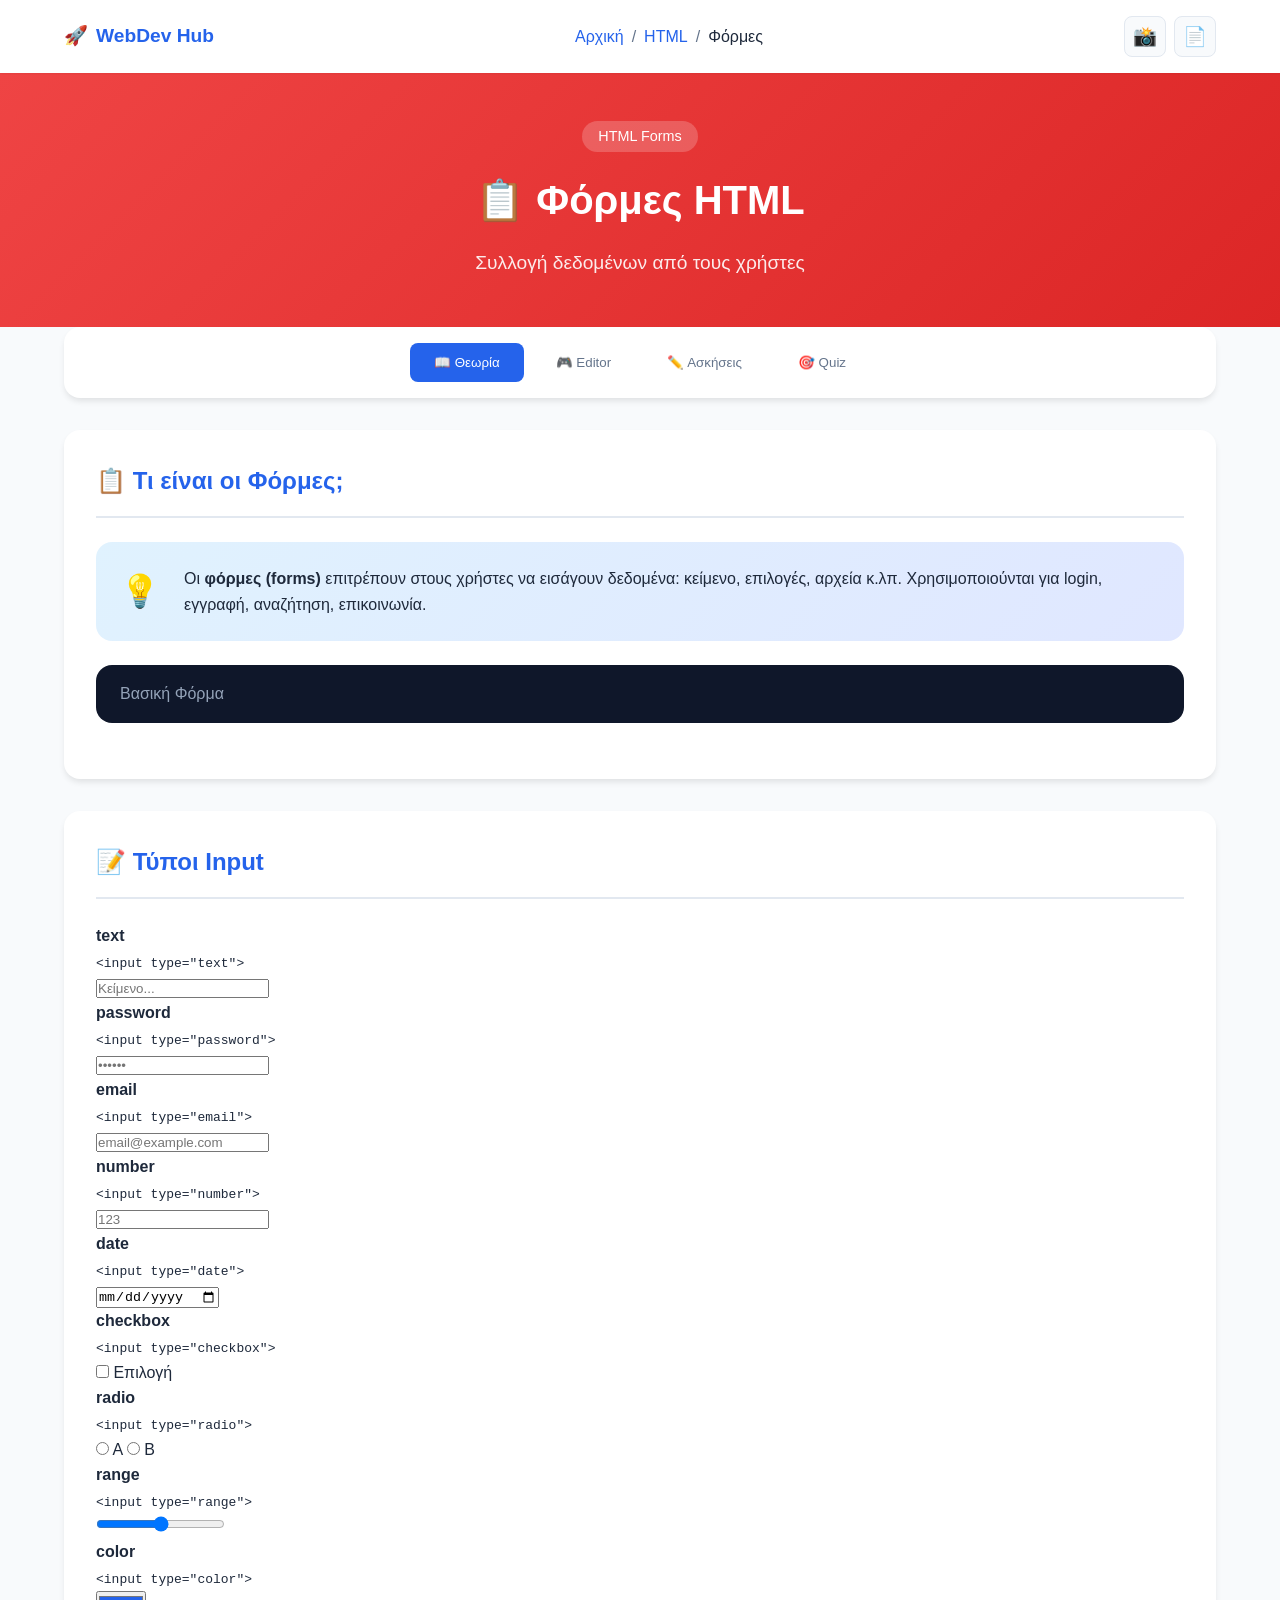
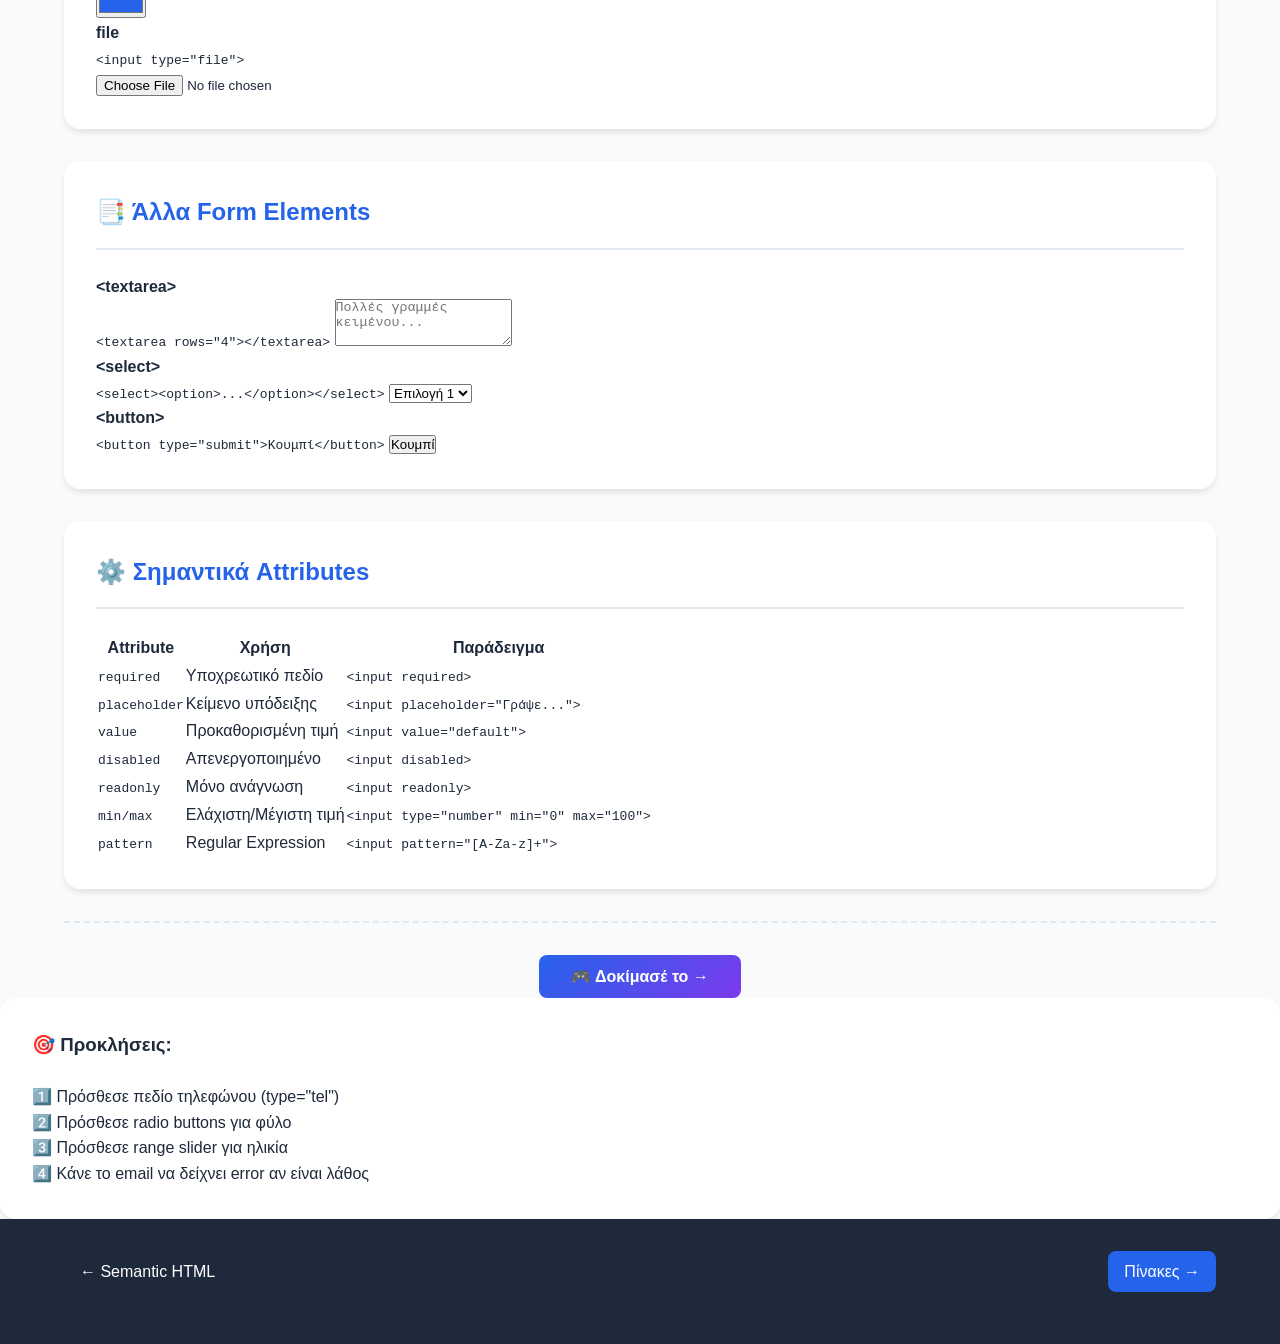
<file: 02-html/forms.html>
<!DOCTYPE html>
<html lang="el">
<head>
    <meta charset="UTF-8">
    <meta name="viewport" content="width=device-width, initial-scale=1.0">
    <title>Φόρμες HTML | WebDev Learning Hub</title>
    <link rel="stylesheet" href="../css/styles.css">
    <link rel="stylesheet" href="../css/lesson.css">
</head>
<body>
    <!-- Navigation -->
    <nav class="lesson-nav">
        <div class="container">
            <a href="../index.html" class="nav-logo"><span>🚀</span> WebDev Hub</a>
            <div class="nav-breadcrumb">
                <a href="../index.html">Αρχική</a> / <a href="index.html">HTML</a> / <span class="current">Φόρμες</span>
            </div>
            <div class="nav-actions">
                <button onclick="takeFullScreenshot()" class="btn-icon">📸</button>
                <button onclick="exportToPDF()" class="btn-icon">📄</button>
            </div>
        </div>
    </nav>

    <!-- Header -->
    <header class="lesson-header html-header">
        <div class="container">
            <div class="lesson-badge">HTML Forms</div>
            <h1>📋 Φόρμες HTML</h1>
            <p class="lesson-subtitle">Συλλογή δεδομένων από τους χρήστες</p>
        </div>
    </header>

    <!-- Main -->
    <main class="lesson-content">
        <div class="container">
            
            <div class="tabs">
                <button class="tab-btn active" onclick="showTab('theory')">📖 Θεωρία</button>
                <button class="tab-btn" onclick="showTab('interactive')">🎮 Editor</button>
                <button class="tab-btn" onclick="showTab('exercises')">✏️ Ασκήσεις</button>
                <button class="tab-btn" onclick="showTab('quiz')">🎯 Quiz</button>
            </div>

            <!-- THEORY -->
            <section id="theory" class="tab-content active">
                <div class="theory-section">
                    <h2>📋 Τι είναι οι Φόρμες;</h2>
                    
                    <div class="info-card">
                        <div class="info-icon">💡</div>
                        <div class="info-content">
                            <p>Οι <strong>φόρμες (forms)</strong> επιτρέπουν στους χρήστες να εισάγουν δεδομένα: κείμενο, επιλογές, αρχεία κ.λπ. Χρησιμοποιούνται για login, εγγραφή, αναζήτηση, επικοινωνία.</p>
                        </div>
                    </div>

                    <div class="code-block-wrapper">
                        <div class="code-header"><span>Βασική Φόρμα</span></div>
                        <pre class="code-block"><code>&lt;form action="/submit" method="POST"&gt;
    &lt;label for="name"&gt;Όνομα:&lt;/label&gt;
    &lt;input type="text" id="name" name="name" required&gt;
    
    &lt;label for="email"&gt;Email:&lt;/label&gt;
    &lt;input type="email" id="email" name="email"&gt;
    
    &lt;button type="submit"&gt;Υποβολή&lt;/button&gt;
&lt;/form&gt;</code></pre>
                    </div>
                </div>

                <div class="theory-section">
                    <h2>📝 Τύποι Input</h2>
                    
                    <div class="input-types-grid">
                        <div class="input-type-card">
                            <h4>text</h4>
                            <code>&lt;input type="text"&gt;</code>
                            <div class="input-demo">
                                <input type="text" placeholder="Κείμενο...">
                            </div>
                        </div>
                        
                        <div class="input-type-card">
                            <h4>password</h4>
                            <code>&lt;input type="password"&gt;</code>
                            <div class="input-demo">
                                <input type="password" placeholder="••••••">
                            </div>
                        </div>
                        
                        <div class="input-type-card">
                            <h4>email</h4>
                            <code>&lt;input type="email"&gt;</code>
                            <div class="input-demo">
                                <input type="email" placeholder="email@example.com">
                            </div>
                        </div>
                        
                        <div class="input-type-card">
                            <h4>number</h4>
                            <code>&lt;input type="number"&gt;</code>
                            <div class="input-demo">
                                <input type="number" placeholder="123">
                            </div>
                        </div>
                        
                        <div class="input-type-card">
                            <h4>date</h4>
                            <code>&lt;input type="date"&gt;</code>
                            <div class="input-demo">
                                <input type="date">
                            </div>
                        </div>
                        
                        <div class="input-type-card">
                            <h4>checkbox</h4>
                            <code>&lt;input type="checkbox"&gt;</code>
                            <div class="input-demo">
                                <label><input type="checkbox"> Επιλογή</label>
                            </div>
                        </div>
                        
                        <div class="input-type-card">
                            <h4>radio</h4>
                            <code>&lt;input type="radio"&gt;</code>
                            <div class="input-demo">
                                <label><input type="radio" name="demo"> A</label>
                                <label><input type="radio" name="demo"> B</label>
                            </div>
                        </div>
                        
                        <div class="input-type-card">
                            <h4>range</h4>
                            <code>&lt;input type="range"&gt;</code>
                            <div class="input-demo">
                                <input type="range" min="0" max="100">
                            </div>
                        </div>
                        
                        <div class="input-type-card">
                            <h4>color</h4>
                            <code>&lt;input type="color"&gt;</code>
                            <div class="input-demo">
                                <input type="color" value="#2563eb">
                            </div>
                        </div>
                        
                        <div class="input-type-card">
                            <h4>file</h4>
                            <code>&lt;input type="file"&gt;</code>
                            <div class="input-demo">
                                <input type="file">
                            </div>
                        </div>
                    </div>
                </div>

                <div class="theory-section">
                    <h2>📑 Άλλα Form Elements</h2>
                    
                    <div class="other-elements">
                        <div class="element-demo">
                            <h4>&lt;textarea&gt;</h4>
                            <code>&lt;textarea rows="4"&gt;&lt;/textarea&gt;</code>
                            <textarea rows="3" placeholder="Πολλές γραμμές κειμένου..."></textarea>
                        </div>
                        
                        <div class="element-demo">
                            <h4>&lt;select&gt;</h4>
                            <code>&lt;select&gt;&lt;option&gt;...&lt;/option&gt;&lt;/select&gt;</code>
                            <select>
                                <option>Επιλογή 1</option>
                                <option>Επιλογή 2</option>
                                <option>Επιλογή 3</option>
                            </select>
                        </div>
                        
                        <div class="element-demo">
                            <h4>&lt;button&gt;</h4>
                            <code>&lt;button type="submit"&gt;Κουμπί&lt;/button&gt;</code>
                            <button type="button">Κουμπί</button>
                        </div>
                    </div>
                </div>

                <div class="theory-section">
                    <h2>⚙️ Σημαντικά Attributes</h2>
                    
                    <table class="attributes-table">
                        <tr>
                            <th>Attribute</th>
                            <th>Χρήση</th>
                            <th>Παράδειγμα</th>
                        </tr>
                        <tr>
                            <td><code>required</code></td>
                            <td>Υποχρεωτικό πεδίο</td>
                            <td><code>&lt;input required&gt;</code></td>
                        </tr>
                        <tr>
                            <td><code>placeholder</code></td>
                            <td>Κείμενο υπόδειξης</td>
                            <td><code>&lt;input placeholder="Γράψε..."&gt;</code></td>
                        </tr>
                        <tr>
                            <td><code>value</code></td>
                            <td>Προκαθορισμένη τιμή</td>
                            <td><code>&lt;input value="default"&gt;</code></td>
                        </tr>
                        <tr>
                            <td><code>disabled</code></td>
                            <td>Απενεργοποιημένο</td>
                            <td><code>&lt;input disabled&gt;</code></td>
                        </tr>
                        <tr>
                            <td><code>readonly</code></td>
                            <td>Μόνο ανάγνωση</td>
                            <td><code>&lt;input readonly&gt;</code></td>
                        </tr>
                        <tr>
                            <td><code>min/max</code></td>
                            <td>Ελάχιστη/Μέγιστη τιμή</td>
                            <td><code>&lt;input type="number" min="0" max="100"&gt;</code></td>
                        </tr>
                        <tr>
                            <td><code>pattern</code></td>
                            <td>Regular Expression</td>
                            <td><code>&lt;input pattern="[A-Za-z]+"&gt;</code></td>
                        </tr>
                    </table>
                </div>

                <div class="next-section">
                    <button class="btn btn-primary" onclick="showTab('interactive')">🎮 Δοκίμασέ το →</button>
                </div>
            </section>

            <!-- INTERACTIVE -->
            <section id="interactive" class="tab-content">
                <h2>🎮 Δημιούργησε Φόρμες</h2>
                
                <div class="editor-container">
                    <div class="editor-header">
                        <h3>📝 Editor</h3>
                        <div class="editor-actions">
                            <button onclick="runCode()" class="btn btn-success">▶️ Εκτέλεση</button>
                            <button onclick="resetEditor()" class="btn btn-secondary">🔄 Reset</button>
                        </div>
                    </div>
                    
                    <div class="editor-main single-editor">
                        <div class="editor-panel active">
                            <textarea id="code-editor" spellcheck="false"><!DOCTYPE html>
<html lang="el">
<head>
    <meta charset="UTF-8">
    <title>Φόρμα Εγγραφής</title>
    <style>
        body {
            font-family: Arial, sans-serif;
            padding: 20px;
            background: #f0f4f8;
        }
        .form-container {
            max-width: 400px;
            background: white;
            padding: 30px;
            border-radius: 10px;
            box-shadow: 0 5px 20px rgba(0,0,0,0.1);
        }
        h2 { color: #2563eb; margin-bottom: 20px; }
        label {
            display: block;
            margin-bottom: 5px;
            font-weight: bold;
        }
        input, select, textarea {
            width: 100%;
            padding: 10px;
            margin-bottom: 15px;
            border: 2px solid #e2e8f0;
            border-radius: 5px;
            font-size: 16px;
        }
        input:focus, select:focus, textarea:focus {
            border-color: #2563eb;
            outline: none;
        }
        button {
            width: 100%;
            padding: 12px;
            background: #2563eb;
            color: white;
            border: none;
            border-radius: 5px;
            font-size: 16px;
            cursor: pointer;
        }
        button:hover { background: #1e40af; }
        .checkbox-group label {
            display: inline;
            font-weight: normal;
        }
    </style>
</head>
<body>
    <div class="form-container">
        <h2>📋 Φόρμα Εγγραφής</h2>
        
        <form action="#" method="POST">
            <label for="fullname">Ονοματεπώνυμο:</label>
            <input type="text" id="fullname" name="fullname" required placeholder="π.χ. Γιάννης Παπαδόπουλος">
            
            <label for="email">Email:</label>
            <input type="email" id="email" name="email" required placeholder="email@example.com">
            
            <label for="password">Κωδικός:</label>
            <input type="password" id="password" name="password" required minlength="6" placeholder="Τουλάχιστον 6 χαρακτήρες">
            
            <label for="birthdate">Ημ/νία Γέννησης:</label>
            <input type="date" id="birthdate" name="birthdate">
            
            <label for="country">Χώρα:</label>
            <select id="country" name="country">
                <option value="">Επιλέξτε...</option>
                <option value="gr">Ελλάδα</option>
                <option value="cy">Κύπρος</option>
                <option value="other">Άλλη</option>
            </select>
            
            <label for="bio">Λίγα λόγια για σένα:</label>
            <textarea id="bio" name="bio" rows="3" placeholder="Γράψε κάτι..."></textarea>
            
            <div class="checkbox-group">
                <input type="checkbox" id="terms" name="terms" required>
                <label for="terms">Αποδέχομαι τους όρους χρήσης</label>
            </div>
            
            <button type="submit">🚀 Εγγραφή</button>
        </form>
    </div>
</body>
</html></textarea>
                        </div>
                        <div class="preview-container">
                            <div class="preview-header"><h4>🖥️ Αποτέλεσμα</h4></div>
                            <iframe id="preview-frame"></iframe>
                        </div>
                    </div>
                </div>

                <div class="challenges-section">
                    <h3>🎯 Προκλήσεις:</h3>
                    <div class="mini-challenges">
                        <div class="mini-challenge">1️⃣ Πρόσθεσε πεδίο τηλεφώνου (type="tel")</div>
                        <div class="mini-challenge">2️⃣ Πρόσθεσε radio buttons για φύλο</div>
                        <div class="mini-challenge">3️⃣ Πρόσθεσε range slider για ηλικία</div>
                        <div class="mini-challenge">4️⃣ Κάνε το email να δείχνει error αν είναι λάθος</div>
                    </div>
                </div>
            </section>

            <!-- EXERCISES -->
            <section id="exercises" class="tab-content">
                <h2>✏️ Ασκήσεις</h2>
                
                <div class="exercise-item">
                    <div class="exercise-header">
                        <span class="exercise-number">1</span>
                        <h3>Ποιος τύπος input;</h3>
                    </div>
                    <p>Επίλεξε τον σωστό type για κάθε περίπτωση:</p>
                    
                    <div class="matching-simple">
                        <div class="match-row">
                            <span>Κωδικός πρόσβασης</span>
                            <select class="match-select" data-correct="password">
                                <option value="">Επίλεξε...</option>
                                <option value="text">text</option>
                                <option value="password">password</option>
                                <option value="email">email</option>
                            </select>
                        </div>
                        <div class="match-row">
                            <span>Διεύθυνση email</span>
                            <select class="match-select" data-correct="email">
                                <option value="">Επίλεξε...</option>
                                <option value="text">text</option>
                                <option value="password">password</option>
                                <option value="email">email</option>
                            </select>
                        </div>
                        <div class="match-row">
                            <span>Ημερομηνία γέννησης</span>
                            <select class="match-select" data-correct="date">
                                <option value="">Επίλεξε...</option>
                                <option value="text">text</option>
                                <option value="number">number</option>
                                <option value="date">date</option>
                            </select>
                        </div>
                        <div class="match-row">
                            <span>Ηλικία (αριθμός)</span>
                            <select class="match-select" data-correct="number">
                                <option value="">Επίλεξε...</option>
                                <option value="text">text</option>
                                <option value="number">number</option>
                                <option value="date">date</option>
                            </select>
                        </div>
                    </div>
                    <button onclick="checkExercise(1)" class="btn btn-primary">✅ Έλεγχος</button>
                    <div id="result-1" class="exercise-result"></div>
                </div>

                <div class="exercise-item">
                    <div class="exercise-header">
                        <span class="exercise-number">2</span>
                        <h3>Γράψε τη φόρμα</h3>
                    </div>
                    <p>Δημιούργησε μια φόρμα επικοινωνίας με: Όνομα, Email, Μήνυμα (textarea), Κουμπί</p>
                    
                    <textarea id="form-exercise" class="code-textarea" rows="10" placeholder="Γράψε HTML εδώ..."></textarea>
                    <div class="exercise-buttons">
                        <button onclick="previewFormExercise()" class="btn btn-success">▶️ Προεπισκόπηση</button>
                        <button onclick="checkFormExercise()" class="btn btn-primary">✅ Έλεγχος</button>
                    </div>
                    <div id="form-preview" class="exercise-preview"></div>
                    <div id="result-2" class="exercise-result"></div>
                </div>
            </section>

            <!-- QUIZ -->
            <section id="quiz" class="tab-content">
                <h2>🎯 Quiz</h2>
                <div id="quiz-container"></div>
                <div id="quiz-results" style="display:none;">
                    <div class="results-score"><span id="score-number">0</span>/5</div>
                    <div id="results-message"></div>
                    <button onclick="retakeQuiz()" class="btn btn-primary">🔄 Ξανά</button>
                </div>
            </section>

        </div>
    </main>

    <footer class="lesson-footer">
        <div class="container">
            <div class="footer-nav">
                <a href="semantic.html" class="footer-link">← Semantic HTML</a>
                <a href="tables.html" class="footer-link primary">Πίνακες →</a>
            </div>
        </div>
    </footer>

    <script src="../js/main.js"></script>
    <script src="sub-script.js"></script>
    <script>
        const quizData = [
            {
                question: "Ποιο tag δημιουργεί φόρμα;",
                options: ["<input>", "<form>", "<field>", "<formdata>"],
                correct: 1
            },
            {
                question: "Τι type χρησιμοποιούμε για κωδικό;",
                options: ["text", "secret", "password", "hidden"],
                correct: 2
            },
            {
                question: "Το attribute 'required' κάνει:",
                options: ["Απόκρυψη πεδίου", "Υποχρεωτικό πεδίο", "Μόνο ανάγνωση", "Validation"],
                correct: 1
            },
            {
                question: "Για πολλές γραμμές κειμένου χρησιμοποιούμε:",
                options: ["<input type='text'>", "<textarea>", "<text>", "<multiline>"],
                correct: 1
            },
            {
                question: "Το <select> δημιουργεί:",
                options: ["Text field", "Dropdown menu", "Checkbox", "Button"],
                correct: 1
            }
        ];
        initQuiz(quizData);
    </script>
</body>
</html>
</file>
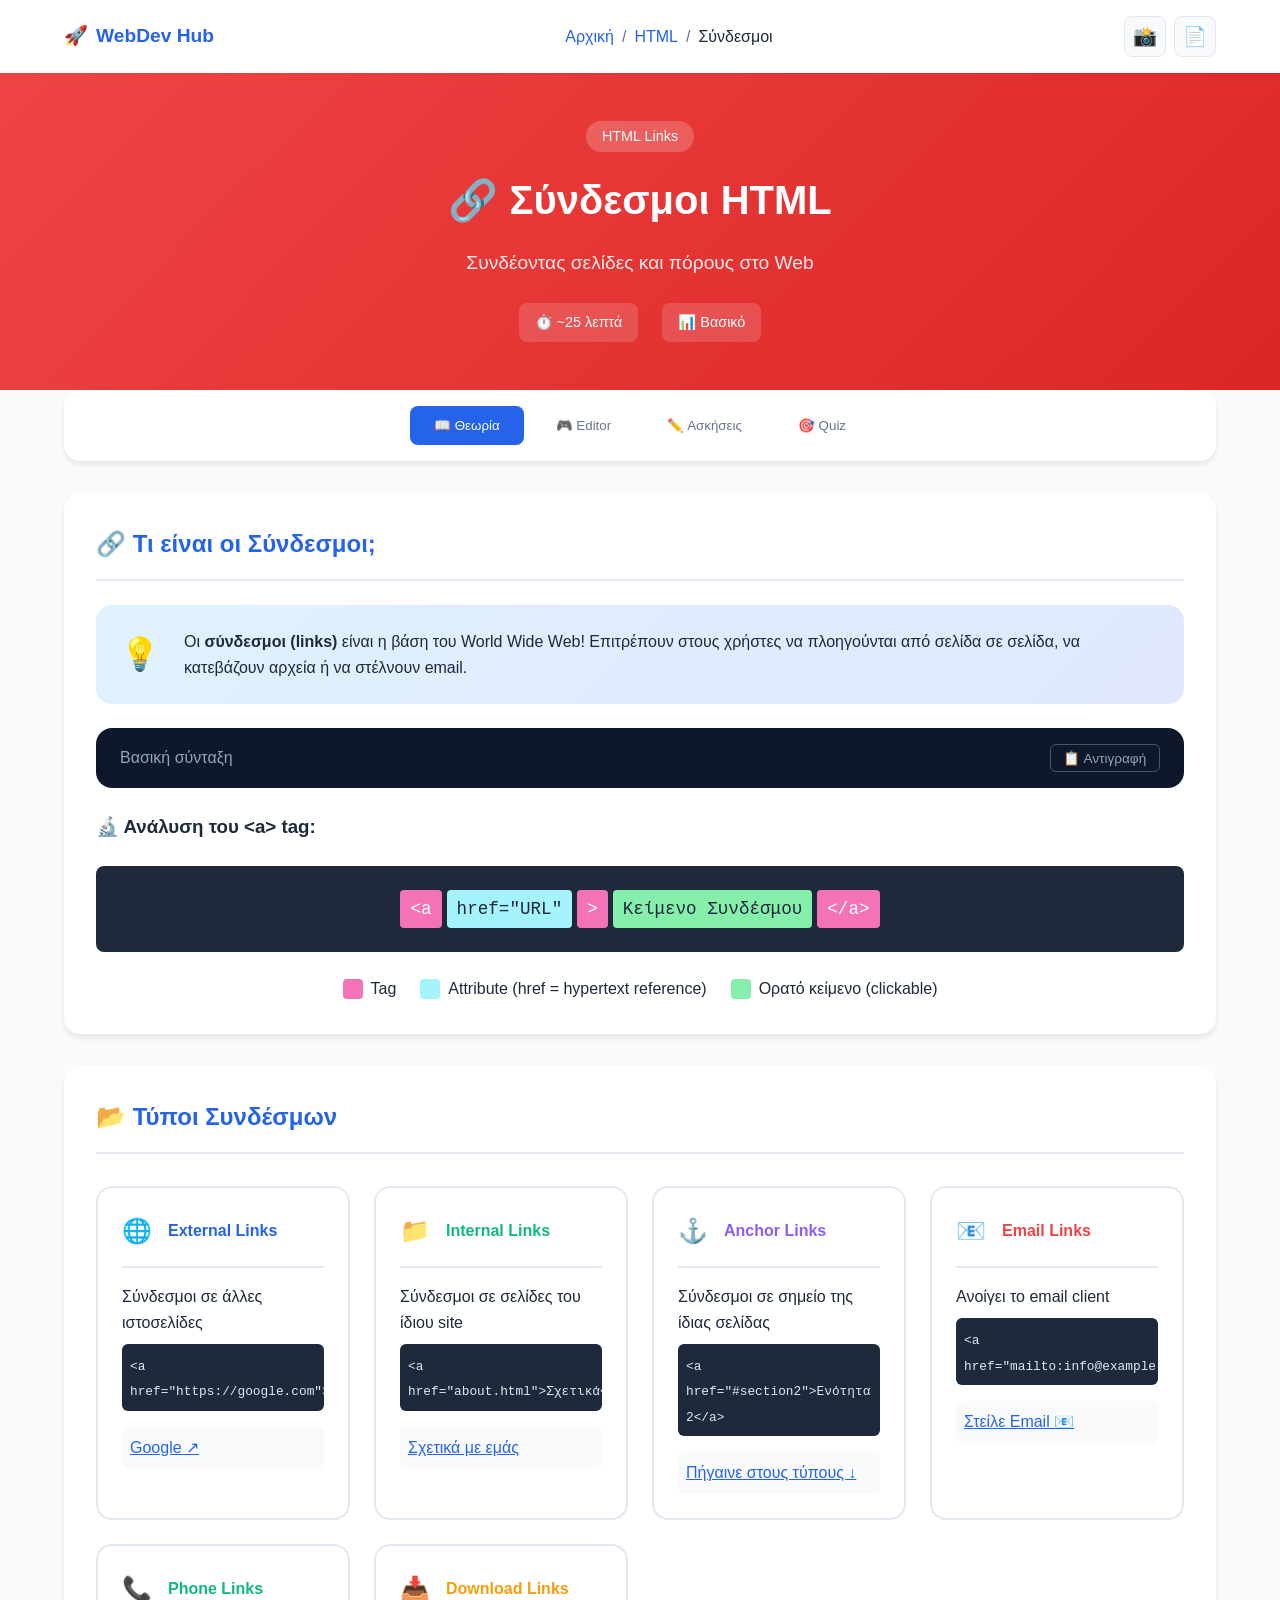
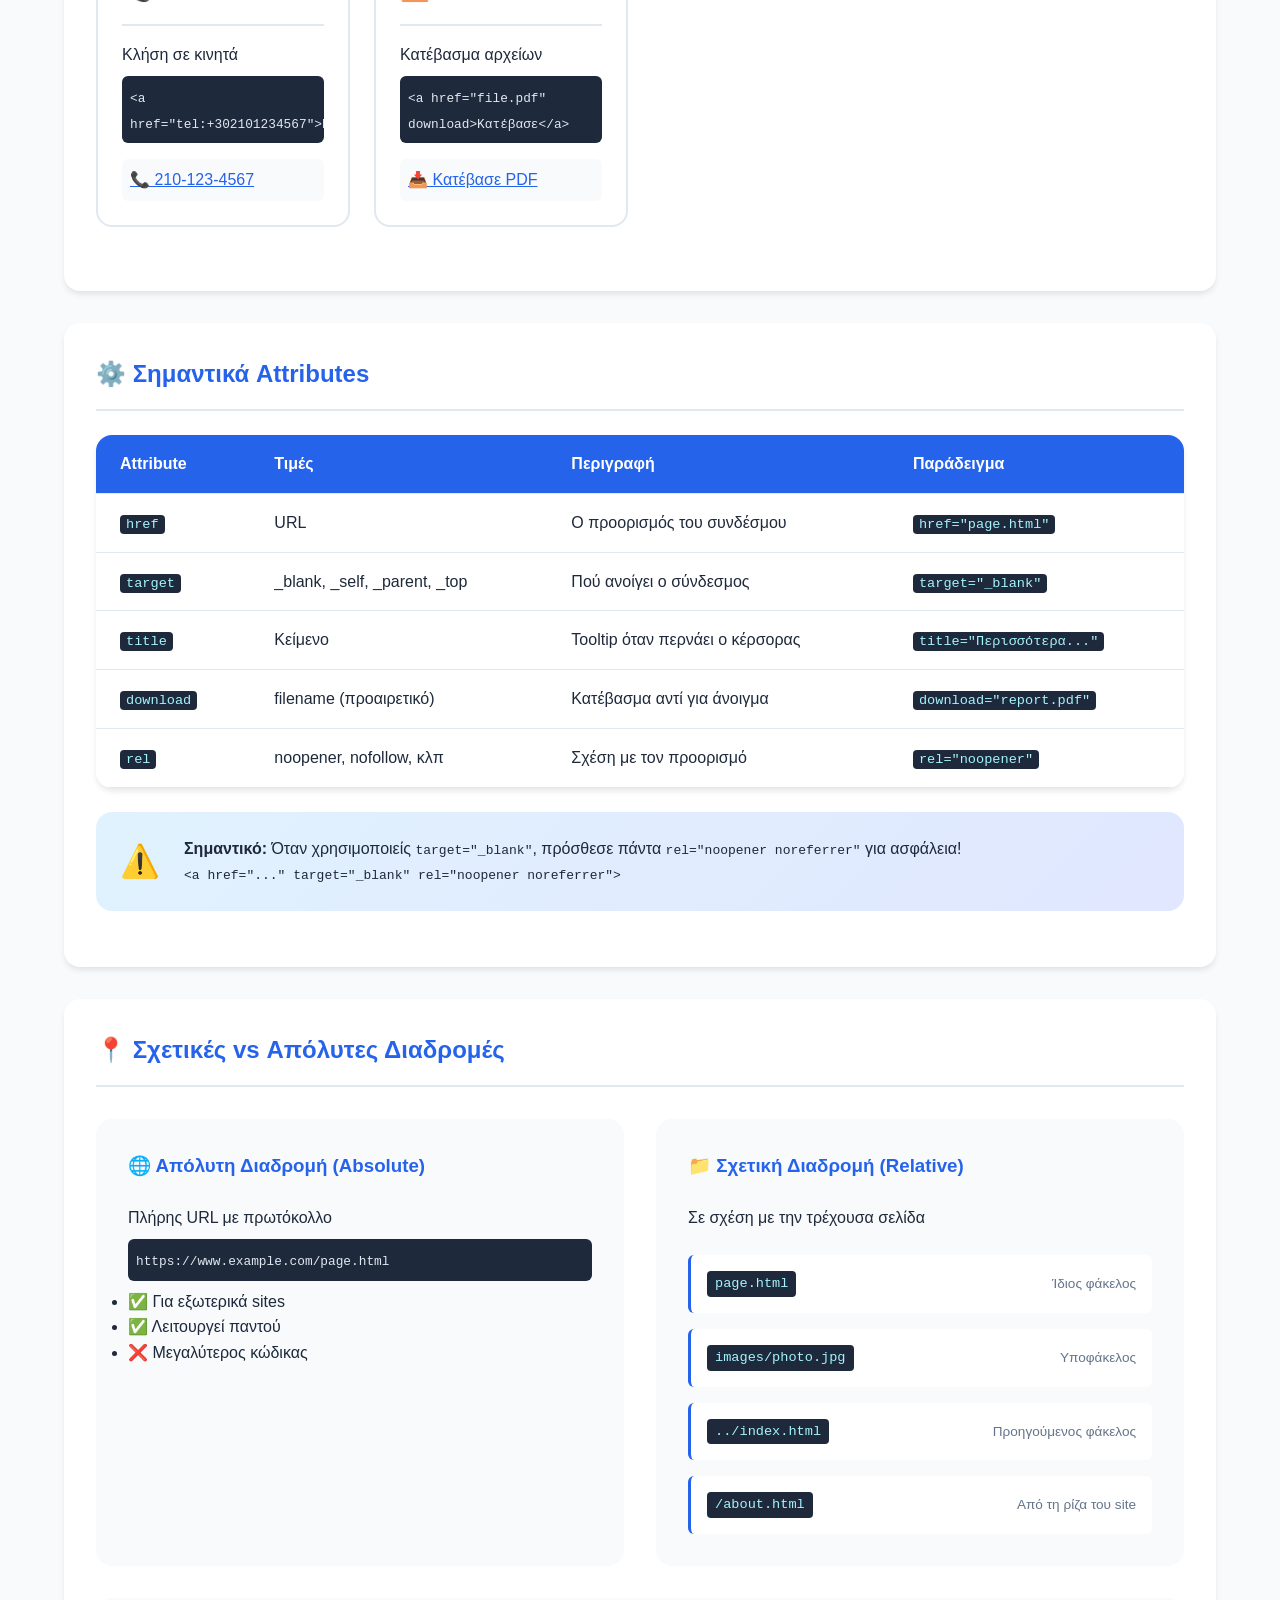
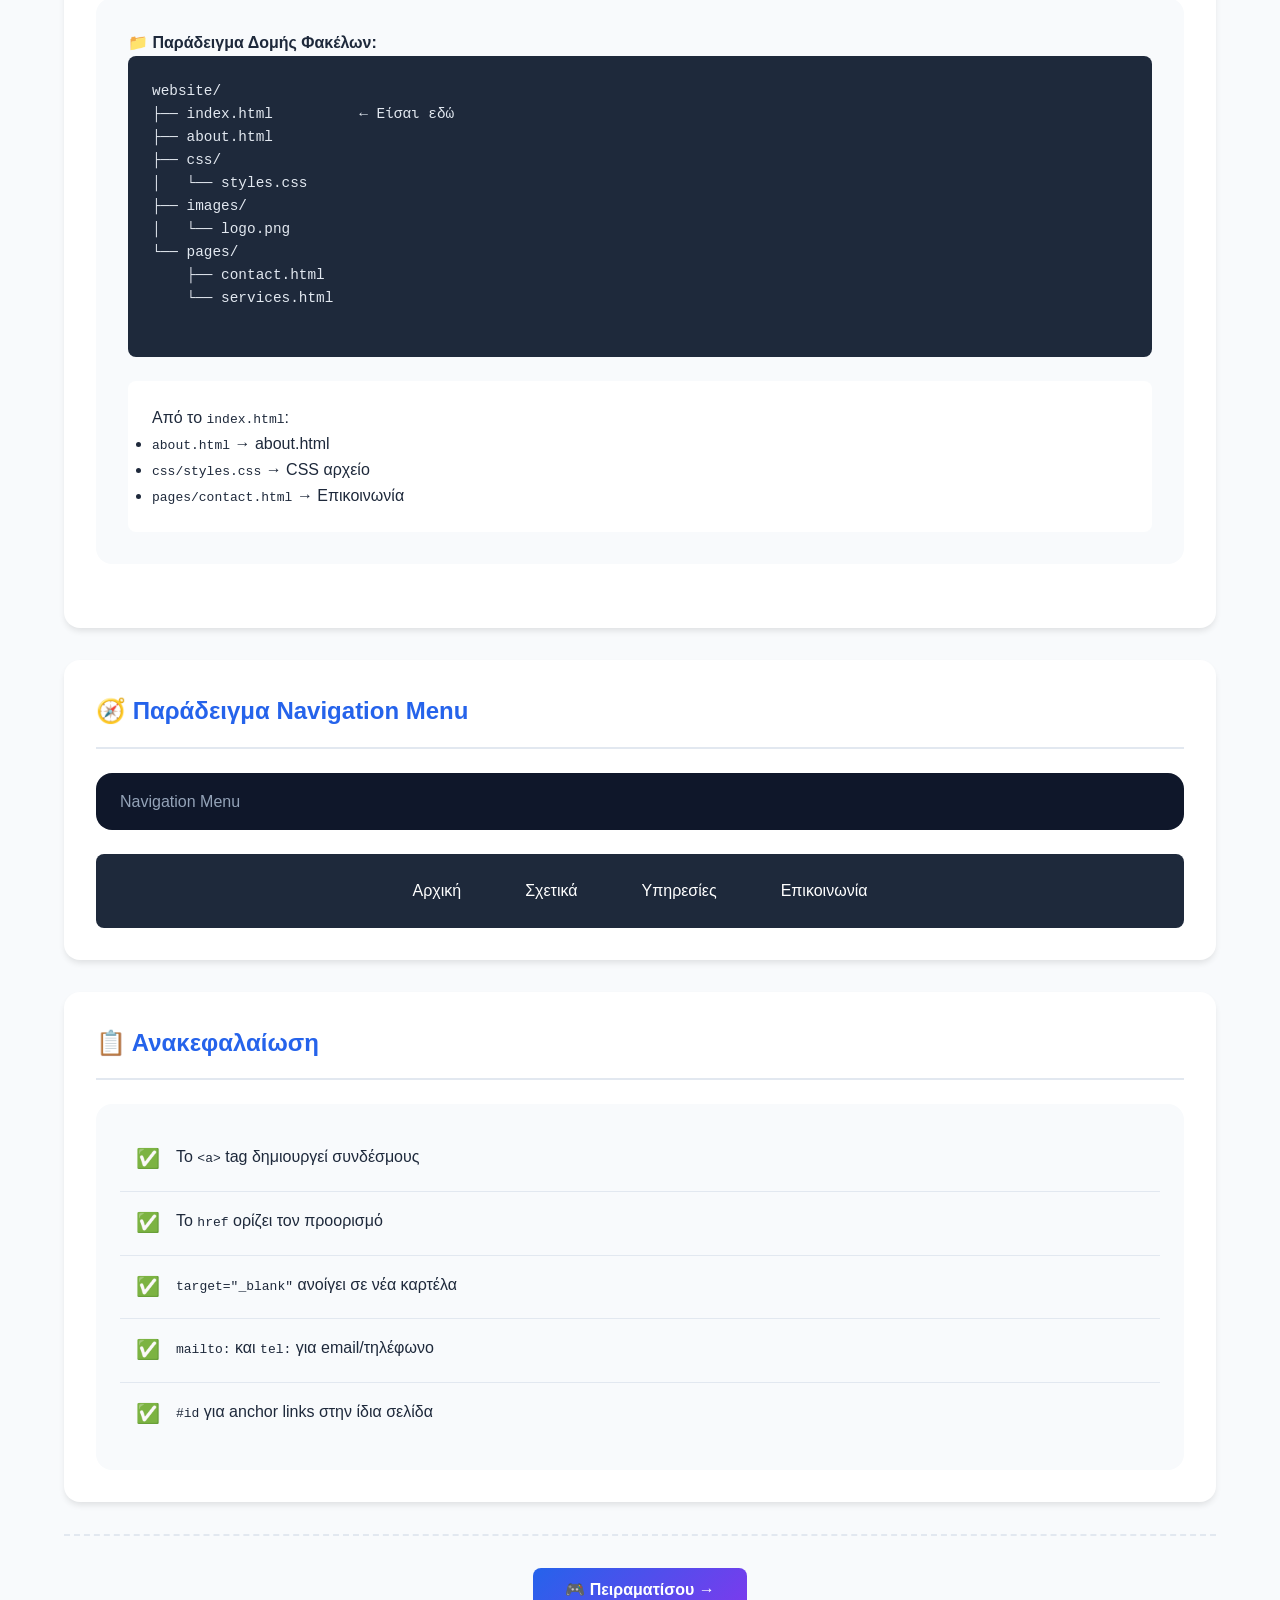
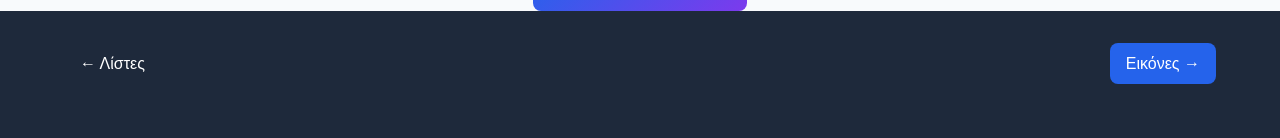
<file: 02-html/links.html>
<!DOCTYPE html>
<html lang="el">
<head>
    <meta charset="UTF-8">
    <meta name="viewport" content="width=device-width, initial-scale=1.0">
    <title>Σύνδεσμοι HTML | WebDev Learning Hub</title>
    <link rel="stylesheet" href="../css/styles.css">
    <link rel="stylesheet" href="../css/lesson.css">
</head>
<body>
    <!-- Navigation -->
    <nav class="lesson-nav">
        <div class="container">
            <a href="../index.html" class="nav-logo"><span>🚀</span> WebDev Hub</a>
            <div class="nav-breadcrumb">
                <a href="../index.html">Αρχική</a> / <a href="index.html">HTML</a> / <span class="current">Σύνδεσμοι</span>
            </div>
            <div class="nav-actions">
                <button onclick="takeFullScreenshot()" class="btn-icon">📸</button>
                <button onclick="exportToPDF()" class="btn-icon">📄</button>
            </div>
        </div>
    </nav>

    <!-- Header -->
    <header class="lesson-header html-header">
        <div class="container">
            <div class="lesson-badge">HTML Links</div>
            <h1>🔗 Σύνδεσμοι HTML</h1>
            <p class="lesson-subtitle">Συνδέοντας σελίδες και πόρους στο Web</p>
            <div class="lesson-meta">
                <span class="meta-item">⏱️ ~25 λεπτά</span>
                <span class="meta-item">📊 Βασικό</span>
            </div>
        </div>
    </header>

    <!-- Main Content -->
    <main class="lesson-content">
        <div class="container">
            
            <!-- Tabs -->
            <div class="tabs">
                <button class="tab-btn active" onclick="showTab('theory')">📖 Θεωρία</button>
                <button class="tab-btn" onclick="showTab('interactive')">🎮 Editor</button>
                <button class="tab-btn" onclick="showTab('exercises')">✏️ Ασκήσεις</button>
                <button class="tab-btn" onclick="showTab('quiz')">🎯 Quiz</button>
            </div>

            <!-- THEORY TAB -->
            <section id="theory" class="tab-content active">
                
                <!-- What are Links -->
                <div class="theory-section">
                    <h2>🔗 Τι είναι οι Σύνδεσμοι;</h2>
                    
                    <div class="info-card">
                        <div class="info-icon">💡</div>
                        <div class="info-content">
                            <p>Οι <strong>σύνδεσμοι (links)</strong> είναι η βάση του World Wide Web! Επιτρέπουν στους χρήστες να πλοηγούνται από σελίδα σε σελίδα, να κατεβάζουν αρχεία ή να στέλνουν email.</p>
                        </div>
                    </div>

                    <div class="code-block-wrapper">
                        <div class="code-header">
                            <span>Βασική σύνταξη</span>
                            <button onclick="copyCode(this)" class="copy-btn">📋 Αντιγραφή</button>
                        </div>
                        <pre class="code-block"><code>&lt;a href="https://www.google.com"&gt;Πήγαινε στο Google&lt;/a&gt;</code></pre>
                    </div>

                    <div class="anatomy-breakdown">
                        <h3>🔬 Ανάλυση του &lt;a&gt; tag:</h3>
                        <div class="anatomy-visual-link">
                            <span class="part tag">&lt;a</span>
                            <span class="part attr">href="URL"</span>
                            <span class="part tag">&gt;</span>
                            <span class="part content">Κείμενο Συνδέσμου</span>
                            <span class="part tag">&lt;/a&gt;</span>
                        </div>
                        <div class="anatomy-legend">
                            <div class="legend-item">
                                <span class="color-box tag"></span>
                                <span>Tag</span>
                            </div>
                            <div class="legend-item">
                                <span class="color-box attr"></span>
                                <span>Attribute (href = hypertext reference)</span>
                            </div>
                            <div class="legend-item">
                                <span class="color-box content"></span>
                                <span>Ορατό κείμενο (clickable)</span>
                            </div>
                        </div>
                    </div>
                </div>

                <!-- Types of Links -->
                <div class="theory-section">
                    <h2>📂 Τύποι Συνδέσμων</h2>
                    
                    <div class="link-types-grid">
                        <!-- External Links -->
                        <div class="link-type-card">
                            <div class="link-type-header external">
                                <span class="icon">🌐</span>
                                <h3>External Links</h3>
                            </div>
                            <p>Σύνδεσμοι σε άλλες ιστοσελίδες</p>
                            <div class="code-example-small">
                                <code>&lt;a href="https://google.com"&gt;Google&lt;/a&gt;</code>
                            </div>
                            <div class="link-demo">
                                <a href="https://google.com" target="_blank">Google ↗</a>
                            </div>
                        </div>

                        <!-- Internal Links -->
                        <div class="link-type-card">
                            <div class="link-type-header internal">
                                <span class="icon">📁</span>
                                <h3>Internal Links</h3>
                            </div>
                            <p>Σύνδεσμοι σε σελίδες του ίδιου site</p>
                            <div class="code-example-small">
                                <code>&lt;a href="about.html"&gt;Σχετικά&lt;/a&gt;</code>
                            </div>
                            <div class="link-demo">
                                <a href="#">Σχετικά με εμάς</a>
                            </div>
                        </div>

                        <!-- Anchor Links -->
                        <div class="link-type-card">
                            <div class="link-type-header anchor">
                                <span class="icon">⚓</span>
                                <h3>Anchor Links</h3>
                            </div>
                            <p>Σύνδεσμοι σε σημείο της ίδιας σελίδας</p>
                            <div class="code-example-small">
                                <code>&lt;a href="#section2"&gt;Ενότητα 2&lt;/a&gt;</code>
                            </div>
                            <div class="link-demo">
                                <a href="#types">Πήγαινε στους τύπους ↓</a>
                            </div>
                        </div>

                        <!-- Email Links -->
                        <div class="link-type-card">
                            <div class="link-type-header email">
                                <span class="icon">📧</span>
                                <h3>Email Links</h3>
                            </div>
                            <p>Ανοίγει το email client</p>
                            <div class="code-example-small">
                                <code>&lt;a href="mailto:info@example.com"&gt;Email&lt;/a&gt;</code>
                            </div>
                            <div class="link-demo">
                                <a href="mailto:test@example.com">Στείλε Email 📧</a>
                            </div>
                        </div>

                        <!-- Phone Links -->
                        <div class="link-type-card">
                            <div class="link-type-header phone">
                                <span class="icon">📞</span>
                                <h3>Phone Links</h3>
                            </div>
                            <p>Κλήση σε κινητά</p>
                            <div class="code-example-small">
                                <code>&lt;a href="tel:+302101234567"&gt;Κάλεσε&lt;/a&gt;</code>
                            </div>
                            <div class="link-demo">
                                <a href="tel:+302101234567">📞 210-123-4567</a>
                            </div>
                        </div>

                        <!-- Download Links -->
                        <div class="link-type-card">
                            <div class="link-type-header download">
                                <span class="icon">📥</span>
                                <h3>Download Links</h3>
                            </div>
                            <p>Κατέβασμα αρχείων</p>
                            <div class="code-example-small">
                                <code>&lt;a href="file.pdf" download&gt;Κατέβασε&lt;/a&gt;</code>
                            </div>
                            <div class="link-demo">
                                <a href="#" download>📥 Κατέβασε PDF</a>
                            </div>
                        </div>
                    </div>
                </div>

                <!-- Important Attributes -->
                <div class="theory-section" id="types">
                    <h2>⚙️ Σημαντικά Attributes</h2>
                    
                    <div class="attributes-table-container">
                        <table class="styled-table">
                            <thead>
                                <tr>
                                    <th>Attribute</th>
                                    <th>Τιμές</th>
                                    <th>Περιγραφή</th>
                                    <th>Παράδειγμα</th>
                                </tr>
                            </thead>
                            <tbody>
                                <tr>
                                    <td><code>href</code></td>
                                    <td>URL</td>
                                    <td>Ο προορισμός του συνδέσμου</td>
                                    <td><code>href="page.html"</code></td>
                                </tr>
                                <tr>
                                    <td><code>target</code></td>
                                    <td>_blank, _self, _parent, _top</td>
                                    <td>Πού ανοίγει ο σύνδεσμος</td>
                                    <td><code>target="_blank"</code></td>
                                </tr>
                                <tr>
                                    <td><code>title</code></td>
                                    <td>Κείμενο</td>
                                    <td>Tooltip όταν περνάει ο κέρσορας</td>
                                    <td><code>title="Περισσότερα..."</code></td>
                                </tr>
                                <tr>
                                    <td><code>download</code></td>
                                    <td>filename (προαιρετικό)</td>
                                    <td>Κατέβασμα αντί για άνοιγμα</td>
                                    <td><code>download="report.pdf"</code></td>
                                </tr>
                                <tr>
                                    <td><code>rel</code></td>
                                    <td>noopener, nofollow, κλπ</td>
                                    <td>Σχέση με τον προορισμό</td>
                                    <td><code>rel="noopener"</code></td>
                                </tr>
                            </tbody>
                        </table>
                    </div>

                    <div class="info-card warning">
                        <div class="info-icon">⚠️</div>
                        <div class="info-content">
                            <p><strong>Σημαντικό:</strong> Όταν χρησιμοποιείς <code>target="_blank"</code>, πρόσθεσε πάντα <code>rel="noopener noreferrer"</code> για ασφάλεια!</p>
                            <code>&lt;a href="..." target="_blank" rel="noopener noreferrer"&gt;</code>
                        </div>
                    </div>
                </div>

                <!-- Relative vs Absolute Paths -->
                <div class="theory-section">
                    <h2>📍 Σχετικές vs Απόλυτες Διαδρομές</h2>
                    
                    <div class="paths-comparison">
                        <div class="path-type">
                            <h3>🌐 Απόλυτη Διαδρομή (Absolute)</h3>
                            <p>Πλήρης URL με πρωτόκολλο</p>
                            <div class="code-example-small">
                                <code>https://www.example.com/page.html</code>
                            </div>
                            <ul>
                                <li>✅ Για εξωτερικά sites</li>
                                <li>✅ Λειτουργεί παντού</li>
                                <li>❌ Μεγαλύτερος κώδικας</li>
                            </ul>
                        </div>

                        <div class="path-type">
                            <h3>📁 Σχετική Διαδρομή (Relative)</h3>
                            <p>Σε σχέση με την τρέχουσα σελίδα</p>
                            <div class="path-examples">
                                <div class="path-ex">
                                    <code>page.html</code>
                                    <span>Ίδιος φάκελος</span>
                                </div>
                                <div class="path-ex">
                                    <code>images/photo.jpg</code>
                                    <span>Υποφάκελος</span>
                                </div>
                                <div class="path-ex">
                                    <code>../index.html</code>
                                    <span>Προηγούμενος φάκελος</span>
                                </div>
                                <div class="path-ex">
                                    <code>/about.html</code>
                                    <span>Από τη ρίζα του site</span>
                                </div>
                            </div>
                        </div>
                    </div>

                    <div class="folder-structure-demo">
                        <h4>📁 Παράδειγμα Δομής Φακέλων:</h4>
                        <pre class="folder-tree">
website/
├── index.html          ← Είσαι εδώ
├── about.html
├── css/
│   └── styles.css
├── images/
│   └── logo.png
└── pages/
    ├── contact.html
    └── services.html
                        </pre>
                        <div class="path-from-index">
                            <p>Από το <code>index.html</code>:</p>
                            <ul>
                                <li><code>about.html</code> → about.html</li>
                                <li><code>css/styles.css</code> → CSS αρχείο</li>
                                <li><code>pages/contact.html</code> → Επικοινωνία</li>
                            </ul>
                        </div>
                    </div>
                </div>

                <!-- Navigation Example -->
                <div class="theory-section">
                    <h2>🧭 Παράδειγμα Navigation Menu</h2>
                    
                    <div class="code-block-wrapper">
                        <div class="code-header"><span>Navigation Menu</span></div>
                        <pre class="code-block"><code>&lt;nav&gt;
    &lt;ul&gt;
        &lt;li&gt;&lt;a href="index.html"&gt;Αρχική&lt;/a&gt;&lt;/li&gt;
        &lt;li&gt;&lt;a href="about.html"&gt;Σχετικά&lt;/a&gt;&lt;/li&gt;
        &lt;li&gt;&lt;a href="services.html"&gt;Υπηρεσίες&lt;/a&gt;&lt;/li&gt;
        &lt;li&gt;&lt;a href="contact.html"&gt;Επικοινωνία&lt;/a&gt;&lt;/li&gt;
    &lt;/ul&gt;
&lt;/nav&gt;</code></pre>
                    </div>
                    
                    <div class="nav-demo">
                        <nav class="demo-nav">
                            <a href="#">Αρχική</a>
                            <a href="#">Σχετικά</a>
                            <a href="#">Υπηρεσίες</a>
                            <a href="#">Επικοινωνία</a>
                        </nav>
                    </div>
                </div>

                <!-- Summary -->
                <div class="theory-section">
                    <h2>📋 Ανακεφαλαίωση</h2>
                    
                    <div class="summary-box">
                        <div class="summary-item">
                            <span class="check">✅</span>
                            <p>Το <code>&lt;a&gt;</code> tag δημιουργεί συνδέσμους</p>
                        </div>
                        <div class="summary-item">
                            <span class="check">✅</span>
                            <p>Το <code>href</code> ορίζει τον προορισμό</p>
                        </div>
                        <div class="summary-item">
                            <span class="check">✅</span>
                            <p><code>target="_blank"</code> ανοίγει σε νέα καρτέλα</p>
                        </div>
                        <div class="summary-item">
                            <span class="check">✅</span>
                            <p><code>mailto:</code> και <code>tel:</code> για email/τηλέφωνο</p>
                        </div>
                        <div class="summary-item">
                            <span class="check">✅</span>
                            <p><code>#id</code> για anchor links στην ίδια σελίδα</p>
                        </div>
                    </div>
                </div>

                <div class="next-section">
                    <button class="btn btn-primary" onclick="showTab('interactive')">🎮 Πειραματίσου →</button>
                </div>
            </section>

            <!-- INTERACTIVE TAB -->
            <section id="interactive" class="tab-content">
                <h2>🎮 Δημιούργησε Συνδέσμους</h2>
                
                <div class="editor-container">
                    <div class="editor-header">
                        <h3>📝 Editor</h3>
                        <div class="editor-actions">
                            <button onclick="runCode()" class="btn btn-success">▶️ Εκτέλεση</button>
                            <button onclick="resetEditor()" class="btn btn-secondary">🔄 Reset</button>
                            <button onclick="saveCode()" class="btn btn-primary">💾 Αποθήκευση</button>
                        </div>
                    </div>
                    
                    <div class="editor-main single-editor">
                        <div class="editor-panel active">
                            <textarea id="code-editor" spellcheck="false"><!DOCTYPE html>
<html lang="el">
<head>
    <meta charset="UTF-8">
    <title>Σύνδεσμοι HTML</title>
    <style>
        body {
            font-family: 'Segoe UI', Arial, sans-serif;
            padding: 30px;
            background: linear-gradient(135deg, #667eea 0%, #764ba2 100%);
            min-height: 100vh;
            margin: 0;
        }
        .container {
            max-width: 800px;
            margin: 0 auto;
            background: white;
            padding: 30px;
            border-radius: 15px;
            box-shadow: 0 20px 40px rgba(0,0,0,0.2);
        }
        h1 { color: #2563eb; text-align: center; }
        h2 { color: #1e40af; border-bottom: 2px solid #e2e8f0; padding-bottom: 10px; }
        
        /* Navigation Styles */
        nav {
            background: #1e293b;
            padding: 15px;
            border-radius: 10px;
            margin-bottom: 20px;
        }
        nav a {
            color: white;
            text-decoration: none;
            padding: 10px 20px;
            margin: 0 5px;
            border-radius: 5px;
            transition: background 0.3s;
        }
        nav a:hover {
            background: #2563eb;
        }
        
        /* Link Styles */
        .links-section {
            background: #f8fafc;
            padding: 20px;
            border-radius: 10px;
            margin: 20px 0;
        }
        .links-section a {
            display: inline-block;
            margin: 10px;
            padding: 10px 20px;
            background: #2563eb;
            color: white;
            text-decoration: none;
            border-radius: 8px;
            transition: all 0.3s;
        }
        .links-section a:hover {
            background: #1e40af;
            transform: translateY(-2px);
            box-shadow: 0 5px 15px rgba(37, 99, 235, 0.4);
        }
        
        /* Special Links */
        .email-link { background: #ef4444 !important; }
        .phone-link { background: #10b981 !important; }
        .download-link { background: #f59e0b !important; }
        
        /* Anchor Section */
        .section {
            padding: 40px 20px;
            margin: 20px 0;
            background: #f0f4f8;
            border-radius: 10px;
            border-left: 4px solid #2563eb;
        }
    </style>
</head>
<body>
    <div class="container">
        <h1>🔗 Παραδείγματα Συνδέσμων</h1>
        
        <!-- Navigation Menu -->
        <nav>
            <a href="#section1">Ενότητα 1</a>
            <a href="#section2">Ενότητα 2</a>
            <a href="#section3">Ενότητα 3</a>
            <a href="#contact">Επικοινωνία</a>
        </nav>
        
        <!-- External Links -->
        <h2>🌐 Εξωτερικοί Σύνδεσμοι</h2>
        <div class="links-section">
            <a href="https://www.google.com" target="_blank" rel="noopener">Google</a>
            <a href="https://www.wikipedia.org" target="_blank" rel="noopener">Wikipedia</a>
            <a href="https://www.github.com" target="_blank" rel="noopener">GitHub</a>
        </div>
        
        <!-- Special Links -->
        <h2>📧 Ειδικοί Σύνδεσμοι</h2>
        <div class="links-section">
            <a href="mailto:info@example.com" class="email-link">📧 Στείλε Email</a>
            <a href="tel:+302101234567" class="phone-link">📞 Κάλεσέ μας</a>
            <a href="#" download="sample.pdf" class="download-link">📥 Κατέβασε PDF</a>
        </div>
        
        <!-- Anchor Sections -->
        <div class="section" id="section1">
            <h2>📌 Ενότητα 1</h2>
            <p>Αυτή είναι η πρώτη ενότητα. Πάτησε τους συνδέσμους στο menu για να δεις πώς δουλεύουν τα anchor links!</p>
        </div>
        
        <div class="section" id="section2">
            <h2>📌 Ενότητα 2</h2>
            <p>Αυτή είναι η δεύτερη ενότητα. Τα anchor links χρησιμοποιούν το # ακολουθούμενο από το id του στοιχείου.</p>
        </div>
        
        <div class="section" id="section3">
            <h2>📌 Ενότητα 3</h2>
            <p>Αυτή είναι η τρίτη ενότητα. Πολύ χρήσιμο για one-page websites!</p>
        </div>
        
        <div class="section" id="contact">
            <h2>📞 Επικοινωνία</h2>
            <p>Email: <a href="mailto:info@example.com">info@example.com</a></p>
            <p>Τηλ: <a href="tel:+302101234567">210-123-4567</a></p>
            <p><a href="#top">↑ Πίσω στην κορυφή</a></p>
        </div>
    </div>
</body>
</html></textarea>
                        </div>
                        <div class="preview-container">
                            <div class="preview-header">
                                <h4>🖥️ Αποτέλεσμα</h4>
                            </div>
                            <iframe id="preview-frame"></iframe>
                        </div>
                    </div>
                </div>

                <!-- Challenges -->
                <div class="challenges-section">
                    <h3>🎯 Προκλήσεις:</h3>
                    <div class="mini-challenges">
                        <div class="mini-challenge">1️⃣ Πρόσθεσε σύνδεσμο στο YouTube</div>
                        <div class="mini-challenge">2️⃣ Φτιάξε σύνδεσμο που ανοίγει σε νέα καρτέλα</div>
                        <div class="mini-challenge">3️⃣ Δημιούργησε ακόμα μια ενότητα (#section4)</div>
                        <div class="mini-challenge">4️⃣ Πρόσθεσε title attribute με tooltip</div>
                    </div>
                </div>
            </section>

            <!-- EXERCISES TAB -->
            <section id="exercises" class="tab-content">
                <h2>✏️ Ασκήσεις</h2>
                
                <!-- Exercise 1 -->
                <div class="exercise-item">
                    <div class="exercise-header">
                        <span class="exercise-number">1</span>
                        <h3>Συμπλήρωσε τα κενά</h3>
                    </div>
                    <p>Συμπλήρωσε τα attributes για τους συνδέσμους:</p>
                    
                    <div class="fill-code">
                        <pre><code>&lt;!-- Εξωτερικός σύνδεσμος σε νέα καρτέλα --&gt;
&lt;a <input type="text" class="code-input" data-answer="href" size="4">="https://google.com" <input type="text" class="code-input" data-answer="target" size="6">="_blank"&gt;Google&lt;/a&gt;

&lt;!-- Email σύνδεσμος --&gt;
&lt;a href="<input type="text" class="code-input" data-answer="mailto" size="6">:info@test.com"&gt;Email&lt;/a&gt;

&lt;!-- Anchor link --&gt;
&lt;a href="<input type="text" class="code-input" data-answer="#" size="1">about"&gt;Σχετικά&lt;/a&gt;</code></pre>
                    </div>
                    <button onclick="checkExercise(1)" class="btn btn-primary">✅ Έλεγχος</button>
                    <div id="result-1" class="exercise-result"></div>
                </div>

                <!-- Exercise 2 -->
                <div class="exercise-item">
                    <div class="exercise-header">
                        <span class="exercise-number">2</span>
                        <h3>Αντιστοίχισε τον τύπο συνδέσμου</h3>
                    </div>
                    
                    <div class="matching-simple">
                        <div class="match-row">
                            <code>href="https://..."</code>
                            <select class="match-select" data-correct="external">
                                <option value="">Επίλεξε...</option>
                                <option value="external">Εξωτερικός σύνδεσμος</option>
                                <option value="email">Email σύνδεσμος</option>
                                <option value="anchor">Anchor link</option>
                                <option value="phone">Τηλέφωνο</option>
                            </select>
                        </div>
                        <div class="match-row">
                            <code>href="mailto:..."</code>
                            <select class="match-select" data-correct="email">
                                <option value="">Επίλεξε...</option>
                                <option value="external">Εξωτερικός σύνδεσμος</option>
                                <option value="email">Email σύνδεσμος</option>
                                <option value="anchor">Anchor link</option>
                                <option value="phone">Τηλέφωνο</option>
                            </select>
                        </div>
                        <div class="match-row">
                            <code>href="#section"</code>
                            <select class="match-select" data-correct="anchor">
                                <option value="">Επίλεξε...</option>
                                <option value="external">Εξωτερικός σύνδεσμος</option>
                                <option value="email">Email σύνδεσμος</option>
                                <option value="anchor">Anchor link</option>
                                <option value="phone">Τηλέφωνο</option>
                            </select>
                        </div>
                        <div class="match-row">
                            <code>href="tel:..."</code>
                            <select class="match-select" data-correct="phone">
                                <option value="">Επίλεξε...</option>
                                <option value="external">Εξωτερικός σύνδεσμος</option>
                                <option value="email">Email σύνδεσμος</option>
                                <option value="anchor">Anchor link</option>
                                <option value="phone">Τηλέφωνο</option>
                            </select>
                        </div>
                    </div>
                    <button onclick="checkExercise(2)" class="btn btn-primary">✅ Έλεγχος</button>
                    <div id="result-2" class="exercise-result"></div>
                </div>

                <!-- Exercise 3 -->
                <div class="exercise-item">
                    <div class="exercise-header">
                        <span class="exercise-number">3</span>
                        <h3>Γράψε Navigation Menu</h3>
                    </div>
                    <p>Δημιούργησε ένα navigation menu με 4 συνδέσμους: Αρχική, Υπηρεσίες, Σχετικά, Επικοινωνία</p>
                    
                    <textarea id="nav-exercise" class="code-textarea" rows="8" placeholder="<nav>
    ...
</nav>"></textarea>
                    <div class="exercise-buttons">
                        <button onclick="previewNavExercise()" class="btn btn-success">▶️ Προεπισκόπηση</button>
                        <button onclick="checkNavExercise()" class="btn btn-primary">✅ Έλεγχος</button>
                    </div>
                    <div id="nav-preview" class="exercise-preview"></div>
                    <div id="result-3" class="exercise-result"></div>
                </div>
            </section>

            <!-- QUIZ TAB -->
            <section id="quiz" class="tab-content">
                <h2>🎯 Quiz Συνδέσμων</h2>
                <div id="quiz-container"></div>
                <div id="quiz-results" style="display:none;">
                    <div class="results-score"><span id="score-number">0</span>/5</div>
                    <div id="results-message"></div>
                    <button onclick="retakeQuiz()" class="btn btn-primary">🔄 Ξανά</button>
                </div>
            </section>

        </div>
    </main>

    <!-- Footer Navigation -->
    <footer class="lesson-footer">
        <div class="container">
            <div class="footer-nav">
                <a href="lists.html" class="footer-link">← Λίστες</a>
                <a href="images.html" class="footer-link primary">Εικόνες →</a>
            </div>
        </div>
    </footer>

    <script src="../js/main.js"></script>
    <script src="sub-script.js"></script>
    <script>
        // Quiz data for links
        const quizData = [
            {
                question: "Ποιο tag δημιουργεί σύνδεσμο;",
                options: ["<link>", "<a>", "<href>", "<url>"],
                correct: 1
            },
            {
                question: "Το href σημαίνει:",
                options: ["Hypertext Reference", "HTML Reference", "Hyper Reader", "Home Reference"],
                correct: 0
            },
            {
                question: "Για να ανοίξει σε νέα καρτέλα χρησιμοποιούμε:",
                options: ["target='new'", "target='_blank'", "open='new'", "newtab='true'"],
                correct: 1
            },
            {
                question: "Για email σύνδεσμο χρησιμοποιούμε:",
                options: ["email:", "mail:", "mailto:", "@:"],
                correct: 2
            },
            {
                question: "Τo # στο href χρησιμοποιείται για:",
                options: ["Εξωτερικά links", "Anchor links", "Email", "Download"],
                correct: 1
            }
        ];
        
        initQuiz(quizData);
        
        // Extra functions for exercises
        function previewNavExercise() {
            const code = document.getElementById('nav-exercise').value;
            const style = `<style>nav{background:#1e293b;padding:15px;border-radius:8px;}nav a{color:white;text-decoration:none;padding:10px 15px;margin:5px;display:inline-block;}nav a:hover{background:#2563eb;border-radius:5px;}</style>`;
            document.getElementById('nav-preview').innerHTML = `<iframe srcdoc="${style}${code.replace(/"/g,'&quot;')}" style="width:100%;height:80px;border:1px solid #ddd;border-radius:8px;"></iframe>`;
        }
        
        function checkNavExercise() {
            const code = document.getElementById('nav-exercise').value.toLowerCase();
            const result = document.getElementById('result-3');
            const checks = {
                nav: code.includes('<nav'),
                links: (code.match(/<a/g) || []).length >= 4,
                href: code.includes('href=')
            };
            const score = Object.values(checks).filter(Boolean).length;
            result.innerHTML = score === 3 ? '🎉 Τέλειο navigation!' : `Έχεις ${score}/3 στοιχεία (nav, 4+ links, href)`;
            result.className = 'exercise-result ' + (score === 3 ? 'success' : 'error');
        }
    </script>
</body>
</html>
</file>
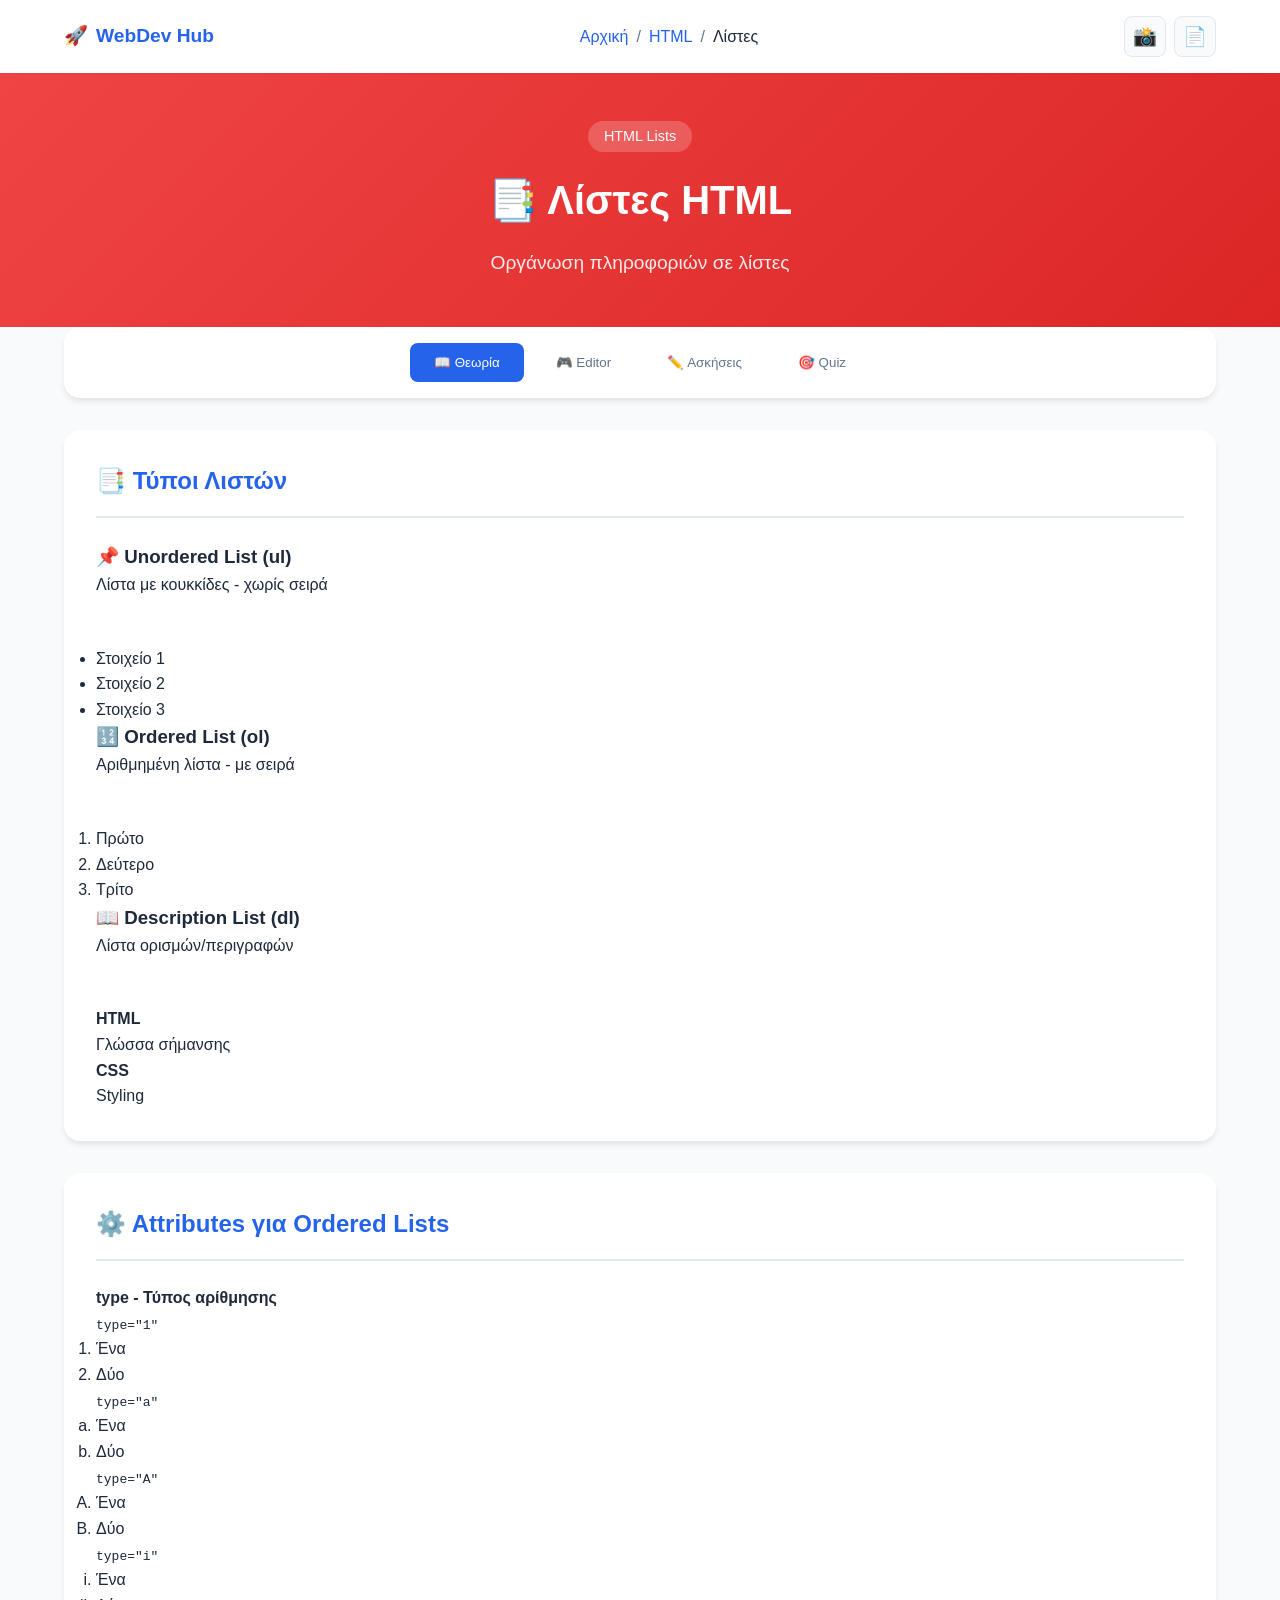
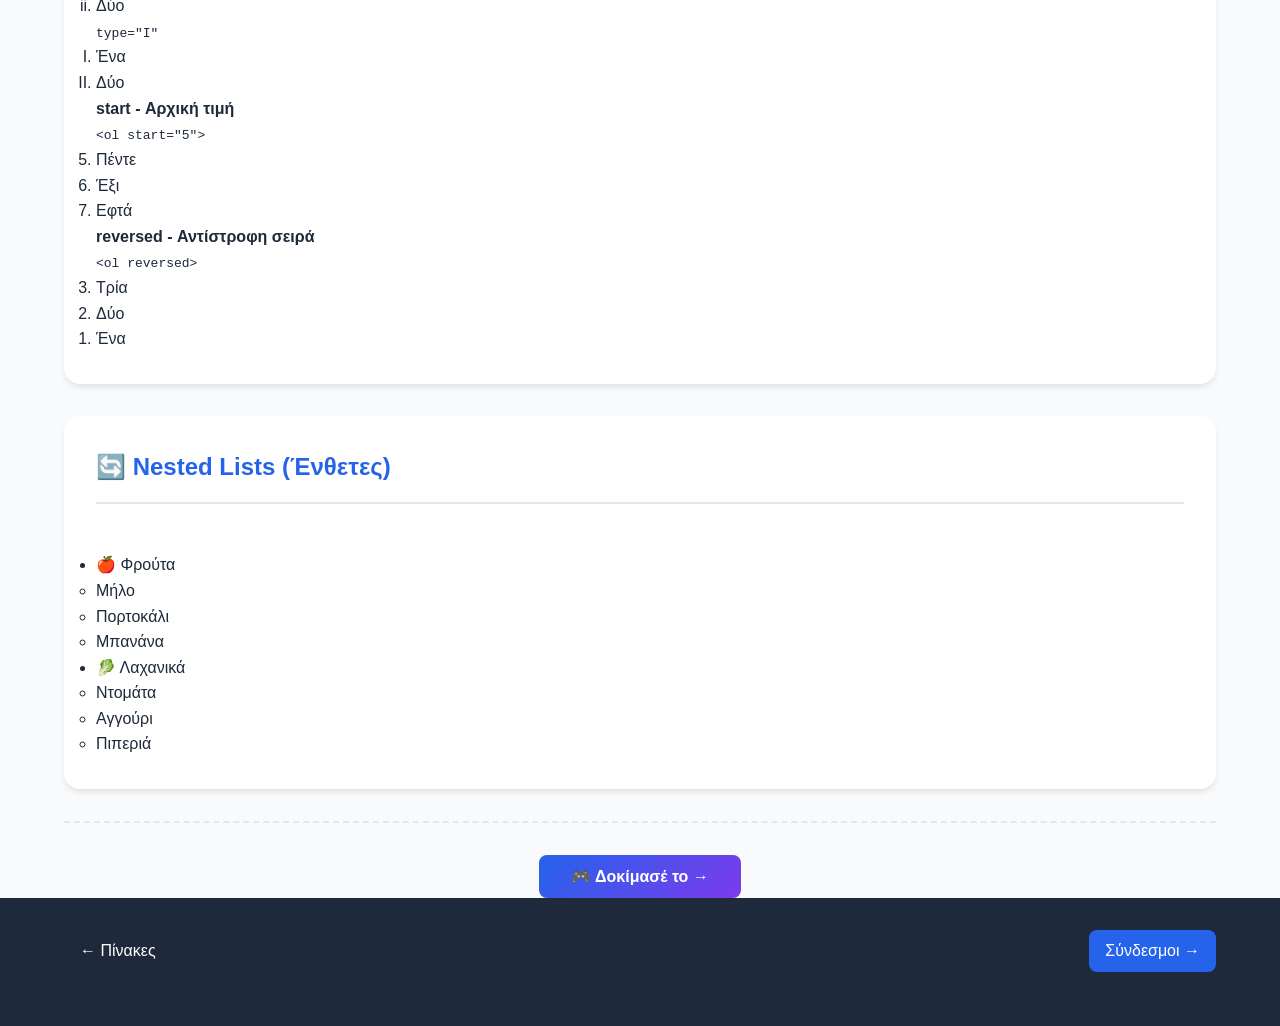
<file: 02-html/lists.html>
<!DOCTYPE html>
<html lang="el">
<head>
    <meta charset="UTF-8">
    <meta name="viewport" content="width=device-width, initial-scale=1.0">
    <title>Λίστες HTML | WebDev Learning Hub</title>
    <link rel="stylesheet" href="../css/styles.css">
    <link rel="stylesheet" href="../css/lesson.css">
</head>
<body>
    <nav class="lesson-nav">
        <div class="container">
            <a href="../index.html" class="nav-logo"><span>🚀</span> WebDev Hub</a>
            <div class="nav-breadcrumb">
                <a href="../index.html">Αρχική</a> / <a href="index.html">HTML</a> / <span class="current">Λίστες</span>
            </div>
            <div class="nav-actions">
                <button onclick="takeFullScreenshot()" class="btn-icon">📸</button>
                <button onclick="exportToPDF()" class="btn-icon">📄</button>
            </div>
        </div>
    </nav>

    <header class="lesson-header html-header">
        <div class="container">
            <div class="lesson-badge">HTML Lists</div>
            <h1>📑 Λίστες HTML</h1>
            <p class="lesson-subtitle">Οργάνωση πληροφοριών σε λίστες</p>
        </div>
    </header>

    <main class="lesson-content">
        <div class="container">
            
            <div class="tabs">
                <button class="tab-btn active" onclick="showTab('theory')">📖 Θεωρία</button>
                <button class="tab-btn" onclick="showTab('interactive')">🎮 Editor</button>
                <button class="tab-btn" onclick="showTab('exercises')">✏️ Ασκήσεις</button>
                <button class="tab-btn" onclick="showTab('quiz')">🎯 Quiz</button>
            </div>

            <!-- THEORY -->
            <section id="theory" class="tab-content active">
                <div class="theory-section">
                    <h2>📑 Τύποι Λιστών</h2>
                    
                    <div class="list-types-grid">
                        <!-- Unordered List -->
                        <div class="list-type-card">
                            <h3>📌 Unordered List (ul)</h3>
                            <p>Λίστα με κουκκίδες - χωρίς σειρά</p>
                            <div class="code-block-wrapper">
                                <pre class="code-block"><code>&lt;ul&gt;
    &lt;li&gt;Στοιχείο 1&lt;/li&gt;
    &lt;li&gt;Στοιχείο 2&lt;/li&gt;
    &lt;li&gt;Στοιχείο 3&lt;/li&gt;
&lt;/ul&gt;</code></pre>
                            </div>
                            <div class="list-demo">
                                <ul>
                                    <li>Στοιχείο 1</li>
                                    <li>Στοιχείο 2</li>
                                    <li>Στοιχείο 3</li>
                                </ul>
                            </div>
                        </div>

                        <!-- Ordered List -->
                        <div class="list-type-card">
                            <h3>🔢 Ordered List (ol)</h3>
                            <p>Αριθμημένη λίστα - με σειρά</p>
                            <div class="code-block-wrapper">
                                <pre class="code-block"><code>&lt;ol&gt;
    &lt;li&gt;Πρώτο&lt;/li&gt;
    &lt;li&gt;Δεύτερο&lt;/li&gt;
    &lt;li&gt;Τρίτο&lt;/li&gt;
&lt;/ol&gt;</code></pre>
                            </div>
                            <div class="list-demo">
                                <ol>
                                    <li>Πρώτο</li>
                                    <li>Δεύτερο</li>
                                    <li>Τρίτο</li>
                                </ol>
                            </div>
                        </div>

                        <!-- Description List -->
                        <div class="list-type-card">
                            <h3>📖 Description List (dl)</h3>
                            <p>Λίστα ορισμών/περιγραφών</p>
                            <div class="code-block-wrapper">
                                <pre class="code-block"><code>&lt;dl&gt;
    &lt;dt&gt;HTML&lt;/dt&gt;
    &lt;dd&gt;Γλώσσα σήμανσης&lt;/dd&gt;
    &lt;dt&gt;CSS&lt;/dt&gt;
    &lt;dd&gt;Styling&lt;/dd&gt;
&lt;/dl&gt;</code></pre>
                            </div>
                            <div class="list-demo">
                                <dl>
                                    <dt><strong>HTML</strong></dt>
                                    <dd>Γλώσσα σήμανσης</dd>
                                    <dt><strong>CSS</strong></dt>
                                    <dd>Styling</dd>
                                </dl>
                            </div>
                        </div>
                    </div>
                </div>

                <div class="theory-section">
                    <h2>⚙️ Attributes για Ordered Lists</h2>
                    
                    <div class="ol-attributes">
                        <div class="attribute-example">
                            <h4>type - Τύπος αρίθμησης</h4>
                            <div class="ol-types">
                                <div>
                                    <code>type="1"</code>
                                    <ol type="1"><li>Ένα</li><li>Δύο</li></ol>
                                </div>
                                <div>
                                    <code>type="a"</code>
                                    <ol type="a"><li>Ένα</li><li>Δύο</li></ol>
                                </div>
                                <div>
                                    <code>type="A"</code>
                                    <ol type="A"><li>Ένα</li><li>Δύο</li></ol>
                                </div>
                                <div>
                                    <code>type="i"</code>
                                    <ol type="i"><li>Ένα</li><li>Δύο</li></ol>
                                </div>
                                <div>
                                    <code>type="I"</code>
                                    <ol type="I"><li>Ένα</li><li>Δύο</li></ol>
                                </div>
                            </div>
                        </div>
                        
                        <div class="attribute-example">
                            <h4>start - Αρχική τιμή</h4>
                            <code>&lt;ol start="5"&gt;</code>
                            <ol start="5"><li>Πέντε</li><li>Έξι</li><li>Εφτά</li></ol>
                        </div>
                        
                        <div class="attribute-example">
                            <h4>reversed - Αντίστροφη σειρά</h4>
                            <code>&lt;ol reversed&gt;</code>
                            <ol reversed><li>Τρία</li><li>Δύο</li><li>Ένα</li></ol>
                        </div>
                    </div>
                </div>

                <div class="theory-section">
                    <h2>🔄 Nested Lists (Ένθετες)</h2>
                    
                    <div class="nested-example">
                        <div class="code-block-wrapper">
                            <pre class="code-block"><code>&lt;ul&gt;
    &lt;li&gt;Φρούτα
        &lt;ul&gt;
            &lt;li&gt;Μήλο&lt;/li&gt;
            &lt;li&gt;Πορτοκάλι&lt;/li&gt;
        &lt;/ul&gt;
    &lt;/li&gt;
    &lt;li&gt;Λαχανικά
        &lt;ul&gt;
            &lt;li&gt;Ντομάτα&lt;/li&gt;
            &lt;li&gt;Αγγούρι&lt;/li&gt;
        &lt;/ul&gt;
    &lt;/li&gt;
&lt;/ul&gt;</code></pre>
                        </div>
                        <div class="nested-demo">
                            <ul>
                                <li>🍎 Φρούτα
                                    <ul>
                                        <li>Μήλο</li>
                                        <li>Πορτοκάλι</li>
                                        <li>Μπανάνα</li>
                                    </ul>
                                </li>
                                <li>🥬 Λαχανικά
                                    <ul>
                                        <li>Ντομάτα</li>
                                        <li>Αγγούρι</li>
                                        <li>Πιπεριά</li>
                                    </ul>
                                </li>
                            </ul>
                        </div>
                    </div>
                </div>

                <div class="next-section">
                    <button class="btn btn-primary" onclick="showTab('interactive')">🎮 Δοκίμασέ το →</button>
                </div>
            </section>

            <!-- INTERACTIVE -->
            <section id="interactive" class="tab-content">
                <h2>🎮 Δημιούργησε Λίστες</h2>
                
                <div class="editor-container">
                    <div class="editor-header">
                        <h3>📝 Editor</h3>
                        <div class="editor-actions">
                            <button onclick="runCode()" class="btn btn-success">▶️ Εκτέλεση</button>
                            <button onclick="resetEditor()" class="btn btn-secondary">🔄 Reset</button>
                        </div>
                    </div>
                    
                    <div class="editor-main single-editor">
                        <div class="editor-panel active">
                            <textarea id="code-editor" spellcheck="false"><!DOCTYPE html>
<html lang="el">
<head>
    <meta charset="UTF-8">
    <title>Λίστες HTML</title>
    <style>
        body {
            font-family: Arial, sans-serif;
            padding: 20px;
            background: #f0f4f8;
        }
        .container {
            max-width: 800px;
            margin: 0 auto;
        }
        .list-box {
            background: white;
            padding: 20px;
            margin: 20px 0;
            border-radius: 10px;
            box-shadow: 0 5px 15px rgba(0,0,0,0.1);
        }
        h2 { color: #2563eb; }
        ul, ol {
            padding-left: 25px;
        }
        li {
            padding: 5px 0;
        }
        /* Custom bullets */
        .custom-list {
            list-style: none;
            padding-left: 0;
        }
        .custom-list li::before {
            content: "✅ ";
        }
    </style>
</head>
<body>
    <div class="container">
        <h1>📑 Παραδείγματα Λιστών</h1>
        
        <div class="list-box">
            <h2>🛒 Λίστα Αγορών (ul)</h2>
            <ul>
                <li>Γάλα</li>
                <li>Ψωμί</li>
                <li>Τυρί</li>
                <li>Αυγά</li>
            </ul>
        </div>
        
        <div class="list-box">
            <h2>📋 Οδηγίες Συνταγής (ol)</h2>
            <ol>
                <li>Ζεστάνετε το φούρνο στους 180°C</li>
                <li>Ανακατέψτε τα υλικά</li>
                <li>Βάλτε στο ταψί</li>
                <li>Ψήστε για 30 λεπτά</li>
            </ol>
        </div>
        
        <div class="list-box">
            <h2>✅ Custom Bullets</h2>
            <ul class="custom-list">
                <li>Ολοκληρώθηκε το task 1</li>
                <li>Ολοκληρώθηκε το task 2</li>
                <li>Ολοκληρώθηκε το task 3</li>
            </ul>
        </div>
        
        <div class="list-box">
            <h2>📚 Nested List</h2>
            <ul>
                <li>Web Development
                    <ol>
                        <li>HTML</li>
                        <li>CSS</li>
                        <li>JavaScript</li>
                    </ol>
                </li>
                <li>Databases
                    <ol>
                        <li>MySQL</li>
                        <li>MongoDB</li>
                    </ol>
                </li>
            </ul>
        </div>
    </div>
</body>
</html></textarea>
                        </div>
                        <div class="preview-container">
                            <div class="preview-header"><h4>🖥️ Αποτέλεσμα</h4></div>
                            <iframe id="preview-frame"></iframe>
                        </div>
                    </div>
                </div>
            </section>

            <!-- EXERCISES -->
            <section id="exercises" class="tab-content">
                <h2>✏️ Ασκήσεις</h2>
                
                <div class="exercise-item">
                    <div class="exercise-header">
                        <span class="exercise-number">1</span>
                        <h3>Διάλεξε τον σωστό τύπο λίστας</h3>
                    </div>
                    
                    <div class="matching-simple">
                        <div class="match-row">
                            <span>Βήματα μαγειρικής</span>
                            <select class="match-select" data-correct="ol">
                                <option value="">Επίλεξε...</option>
                                <option value="ul">ul (κουκκίδες)</option>
                                <option value="ol">ol (αριθμοί)</option>
                                <option value="dl">dl (ορισμοί)</option>
                            </select>
                        </div>
                        <div class="match-row">
                            <span>Λίστα αγορών</span>
                            <select class="match-select" data-correct="ul">
                                <option value="">Επίλεξε...</option>
                                <option value="ul">ul (κουκκίδες)</option>
                                <option value="ol">ol (αριθμοί)</option>
                                <option value="dl">dl (ορισμοί)</option>
                            </select>
                        </div>
                        <div class="match-row">
                            <span>Γλωσσάρι όρων</span>
                            <select class="match-select" data-correct="dl">
                                <option value="">Επίλεξε...</option>
                                <option value="ul">ul (κουκκίδες)</option>
                                <option value="ol">ol (αριθμοί)</option>
                                <option value="dl">dl (ορισμοί)</option>
                            </select>
                        </div>
                    </div>
                    <button onclick="checkExercise(1)" class="btn btn-primary">✅ Έλεγχος</button>
                    <div id="result-1" class="exercise-result"></div>
                </div>
            </section>

            <!-- QUIZ -->
            <section id="quiz" class="tab-content">
                <h2>🎯 Quiz</h2>
                <div id="quiz-container"></div>
                <div id="quiz-results" style="display:none;">
                    <div class="results-score"><span id="score-number">0</span>/5</div>
                    <div id="results-message"></div>
                    <button onclick="retakeQuiz()" class="btn btn-primary">🔄 Ξανά</button>
                </div>
            </section>

        </div>
    </main>

    <footer class="lesson-footer">
        <div class="container">
            <div class="footer-nav">
                <a href="tables.html" class="footer-link">← Πίνακες</a>
                <a href="links.html" class="footer-link primary">Σύνδεσμοι →</a>
            </div>
        </div>
    </footer>

    <script src="../js/main.js"></script>
    <script src="sub-script.js"></script>
    <script>
        const quizData = [
            {
                question: "Το <ul> δημιουργεί:",
                options: ["Αριθμημένη λίστα", "Λίστα με κουκκίδες", "Πίνακα", "Φόρμα"],
                correct: 1
            },
            {
                question: "Το <ol> σημαίνει:",
                options: ["Ordered List", "Open List", "Old List", "Other List"],
                correct: 0
            },
            {
                question: "Κάθε στοιχείο λίστας είναι:",
                options: ["<item>", "<li>", "<list>", "<el>"],
                correct: 1
            },
            {
                question: "Για ορισμούς χρησιμοποιούμε:",
                options: ["<ul>", "<ol>", "<dl>", "<def>"],
                correct: 2
            },
            {
                question: "Το type='A' σε <ol> δίνει:",
                options: ["Αριθμούς", "Κεφαλαία γράμματα", "Κουκκίδες", "Ρωμαϊκούς"],
                correct: 1
            }
        ];
        initQuiz(quizData);
    </script>
</body>
</html>
</file>
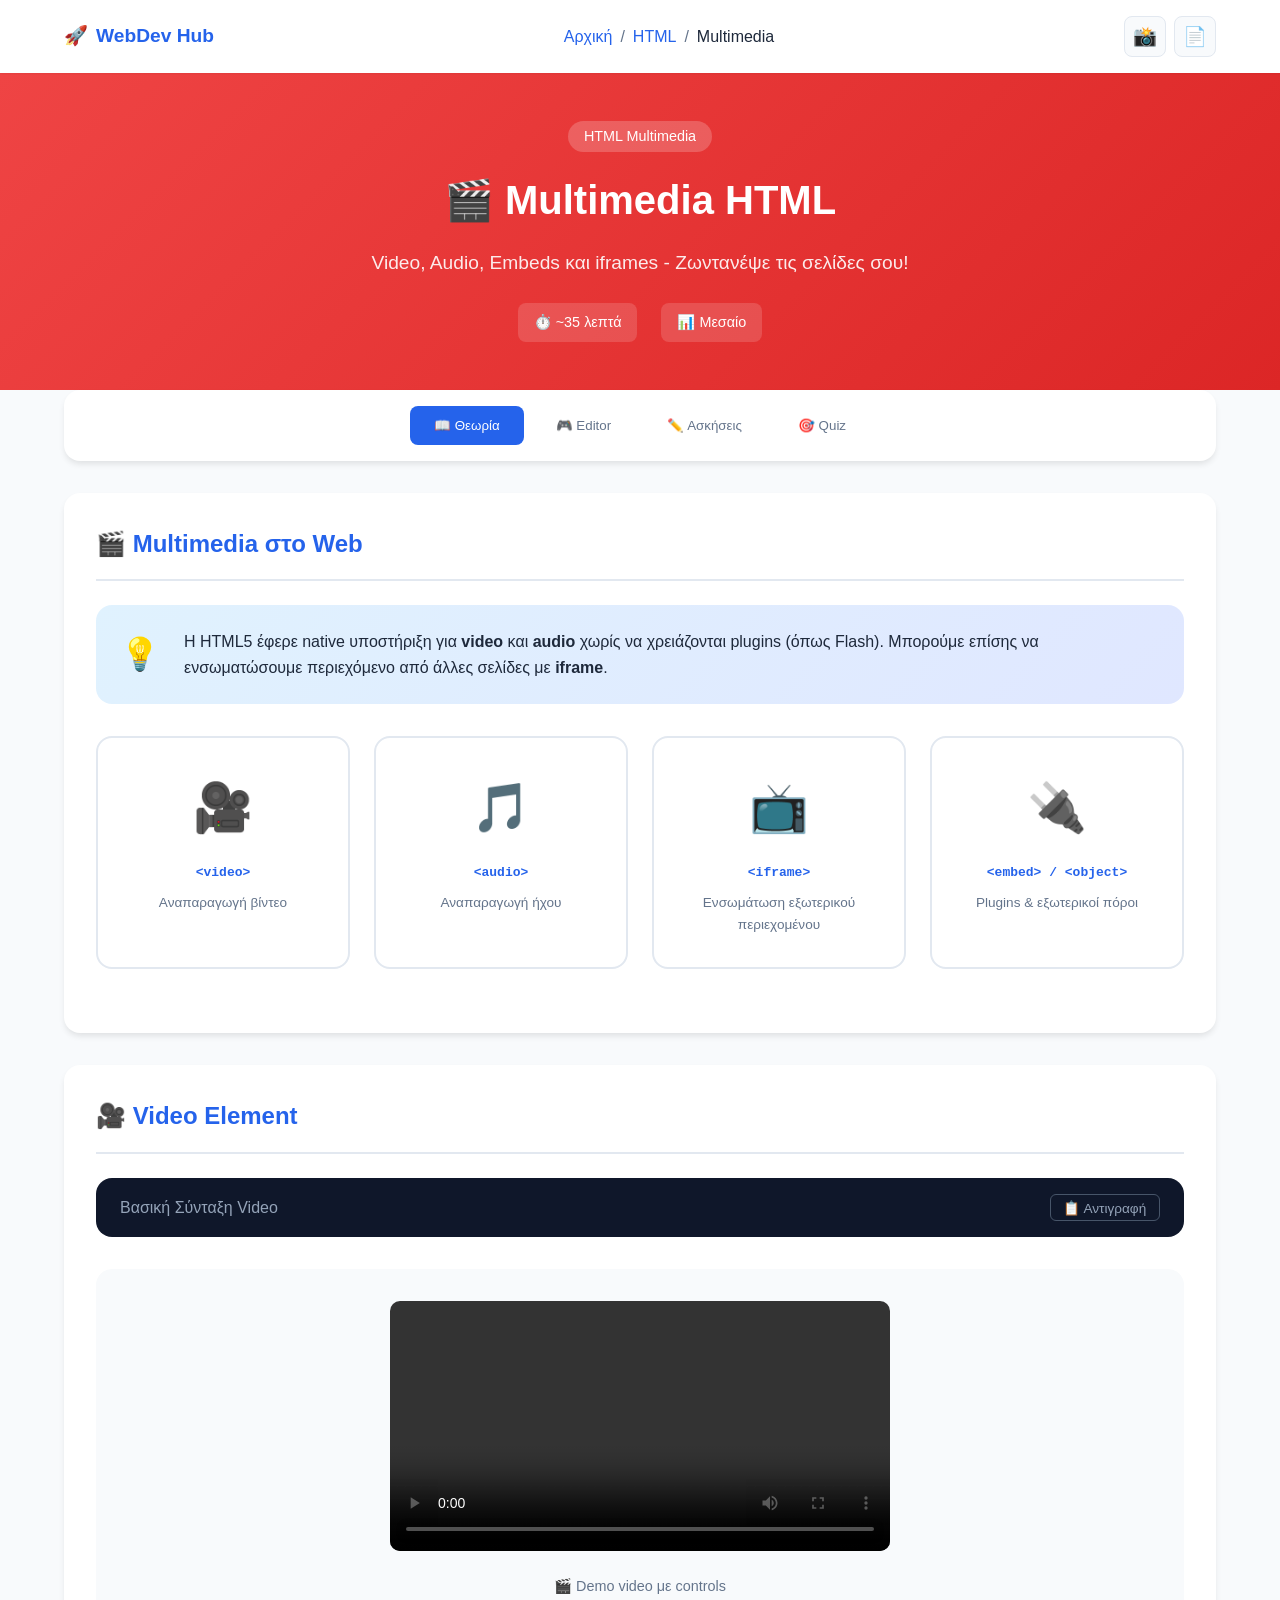
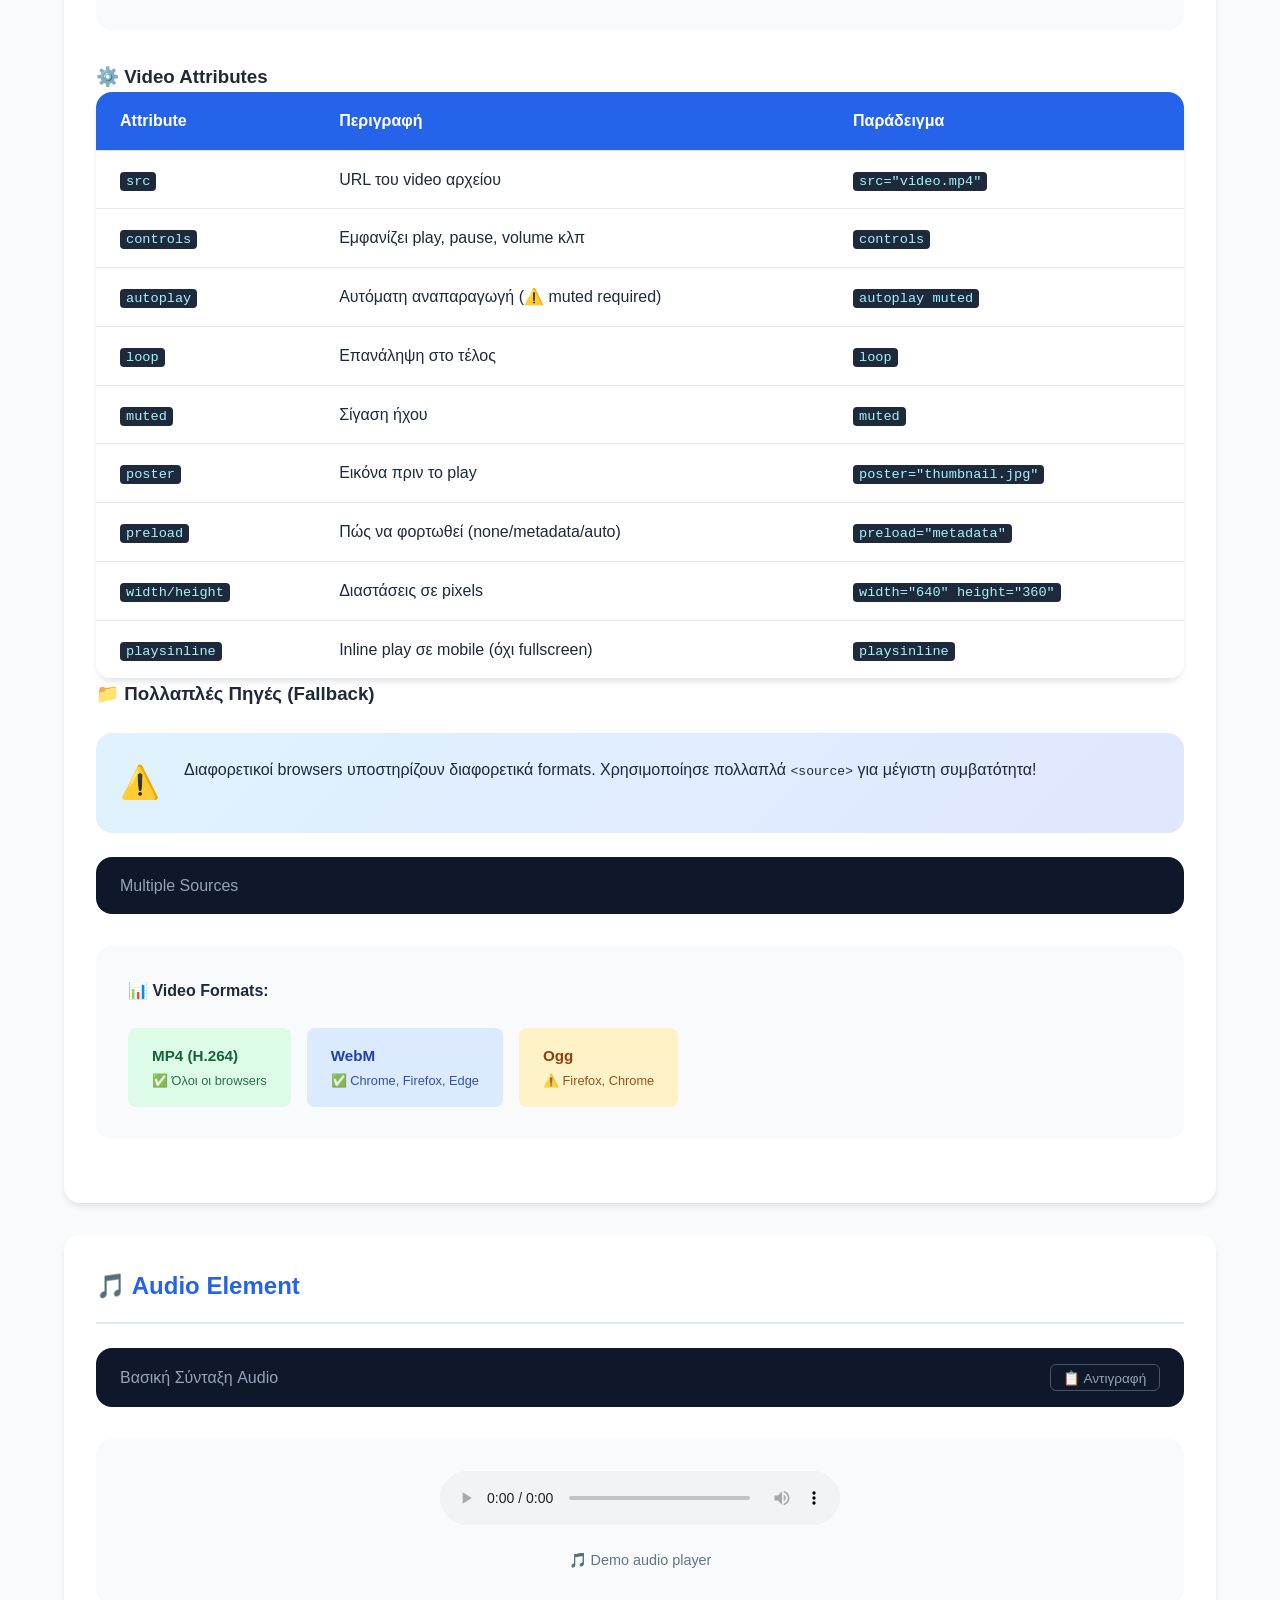
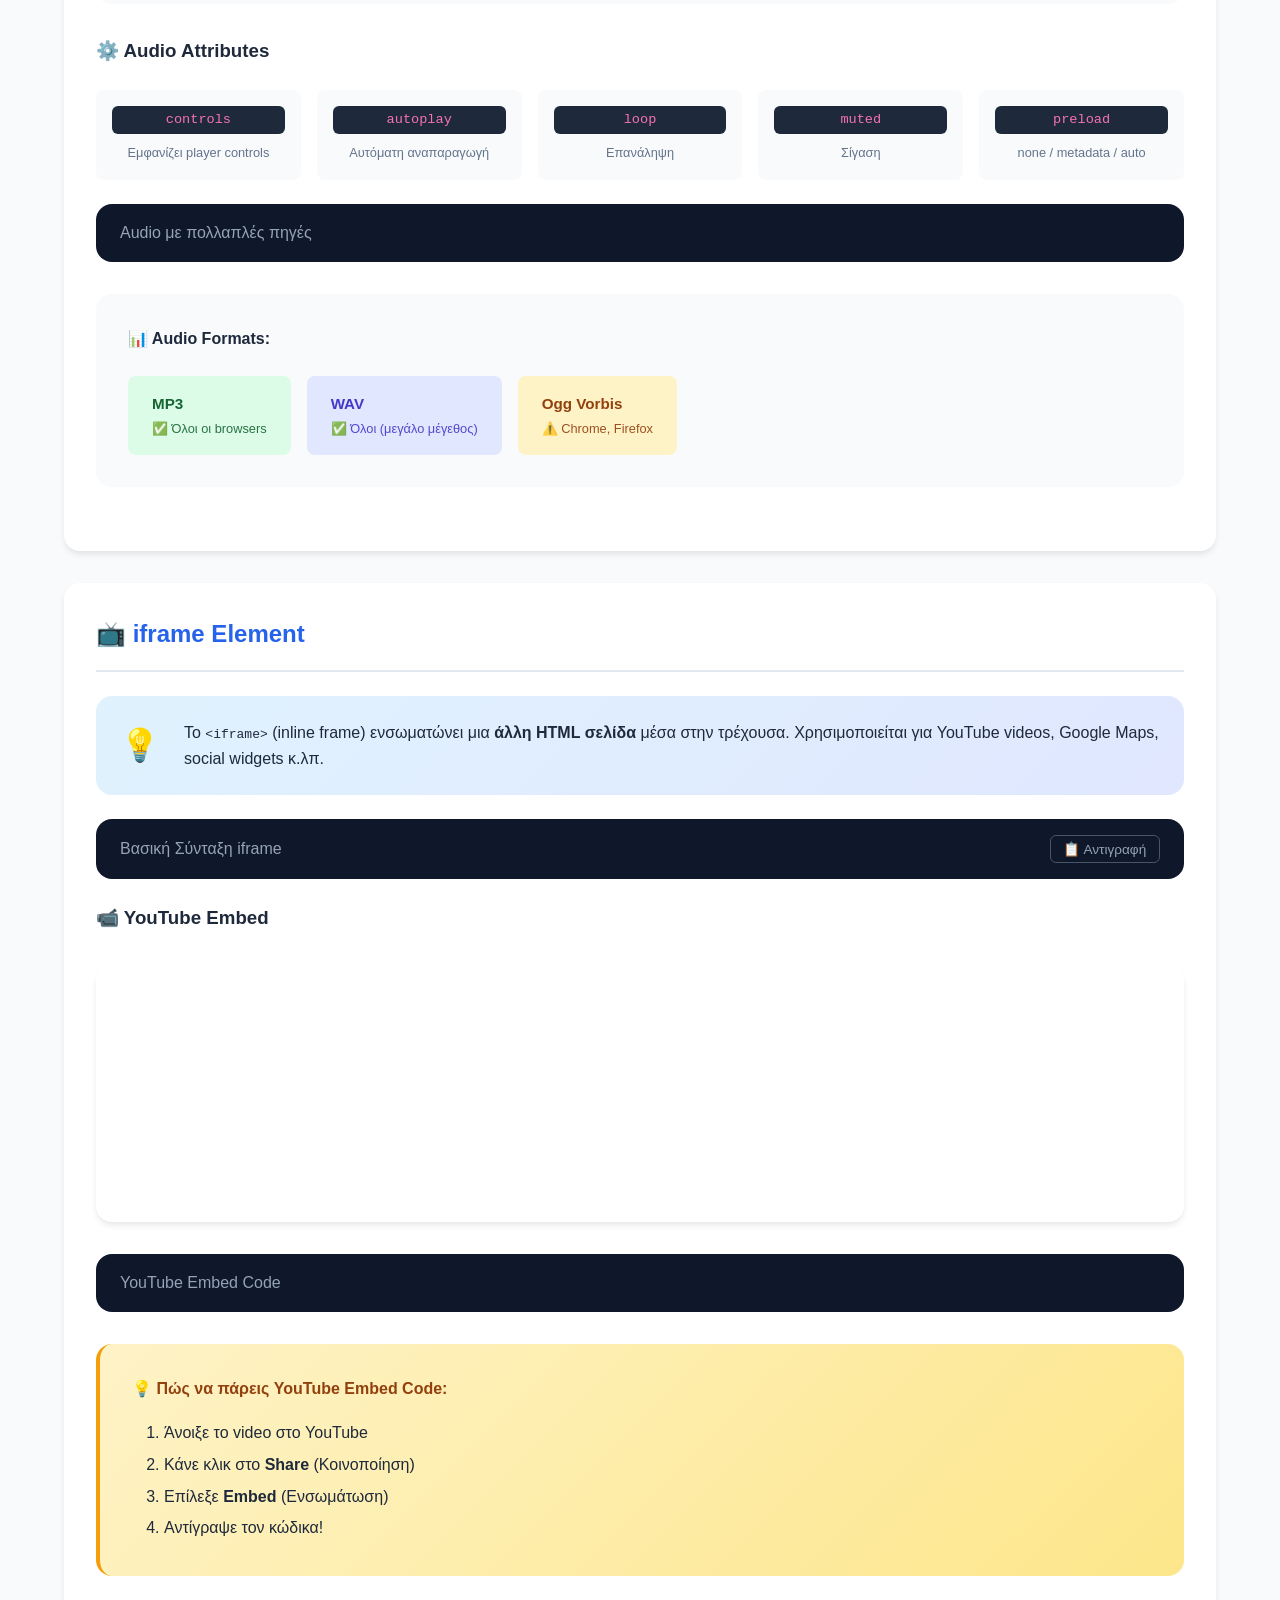
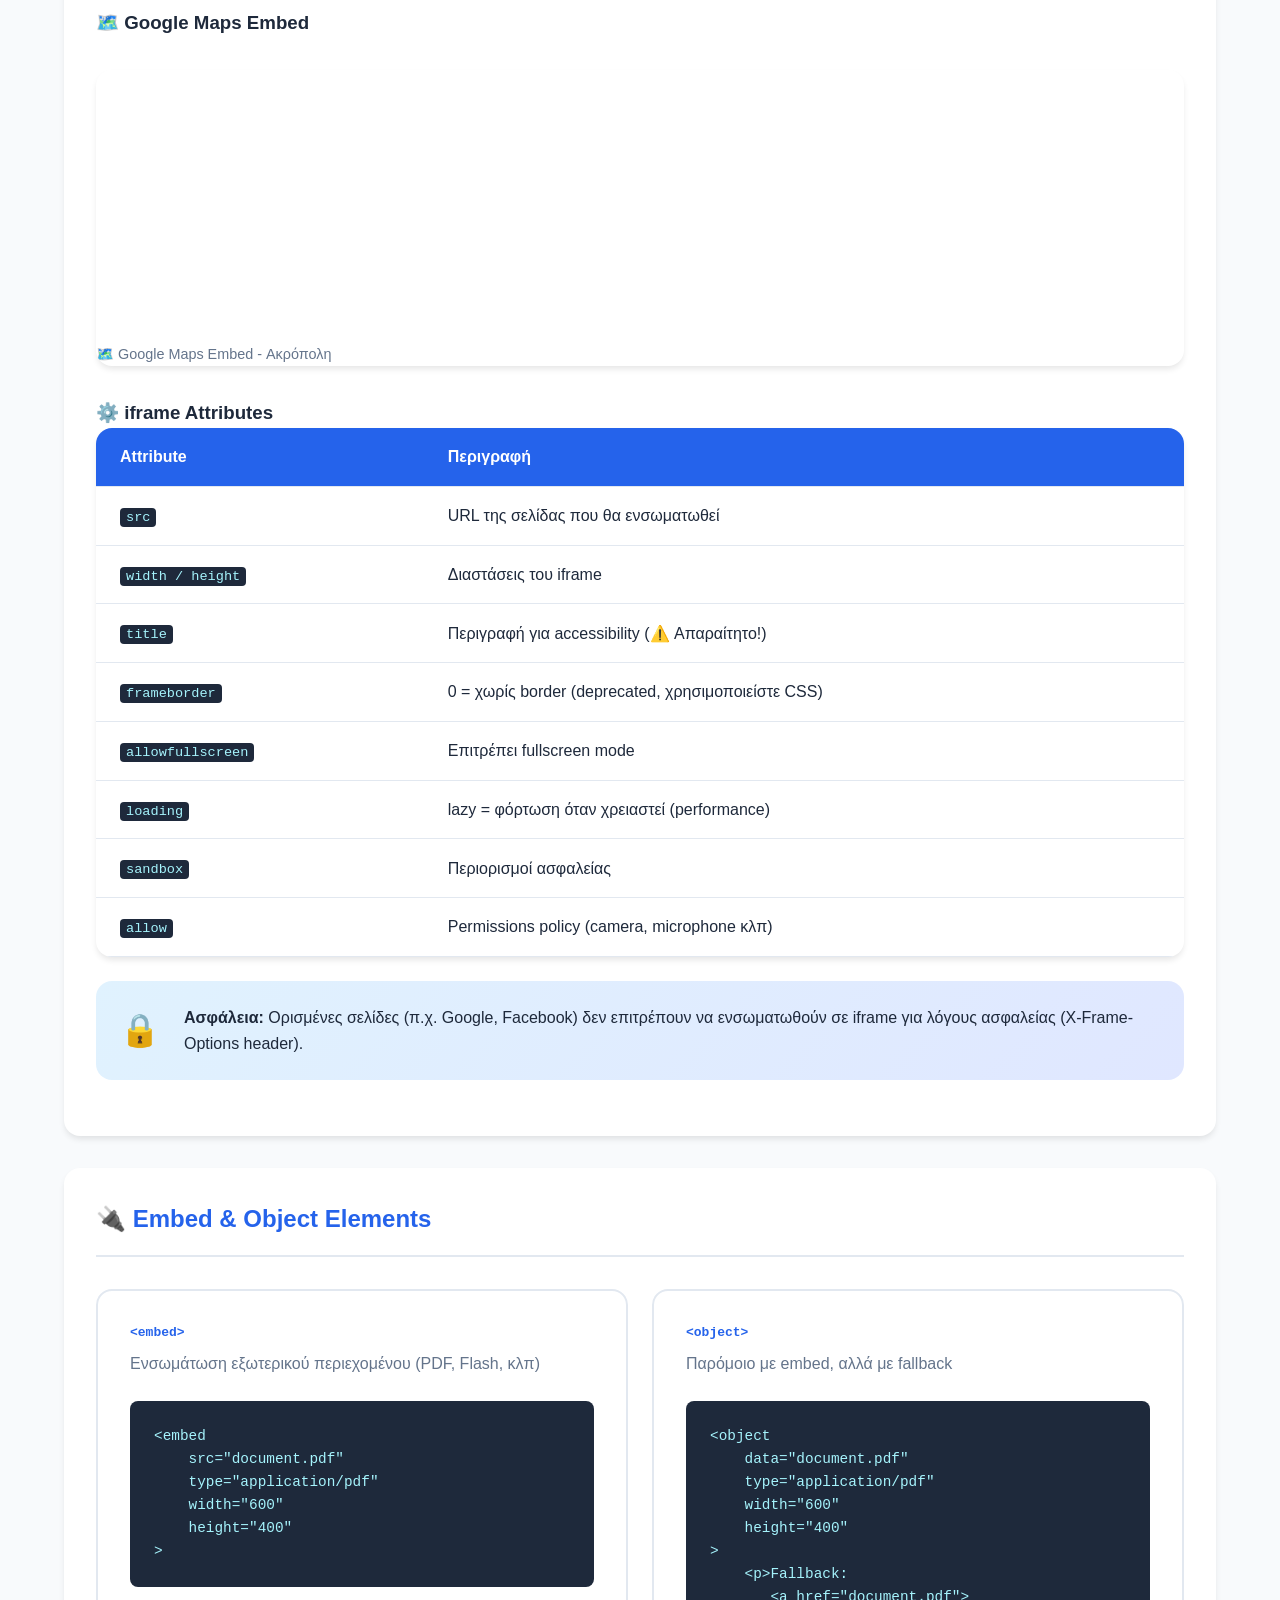
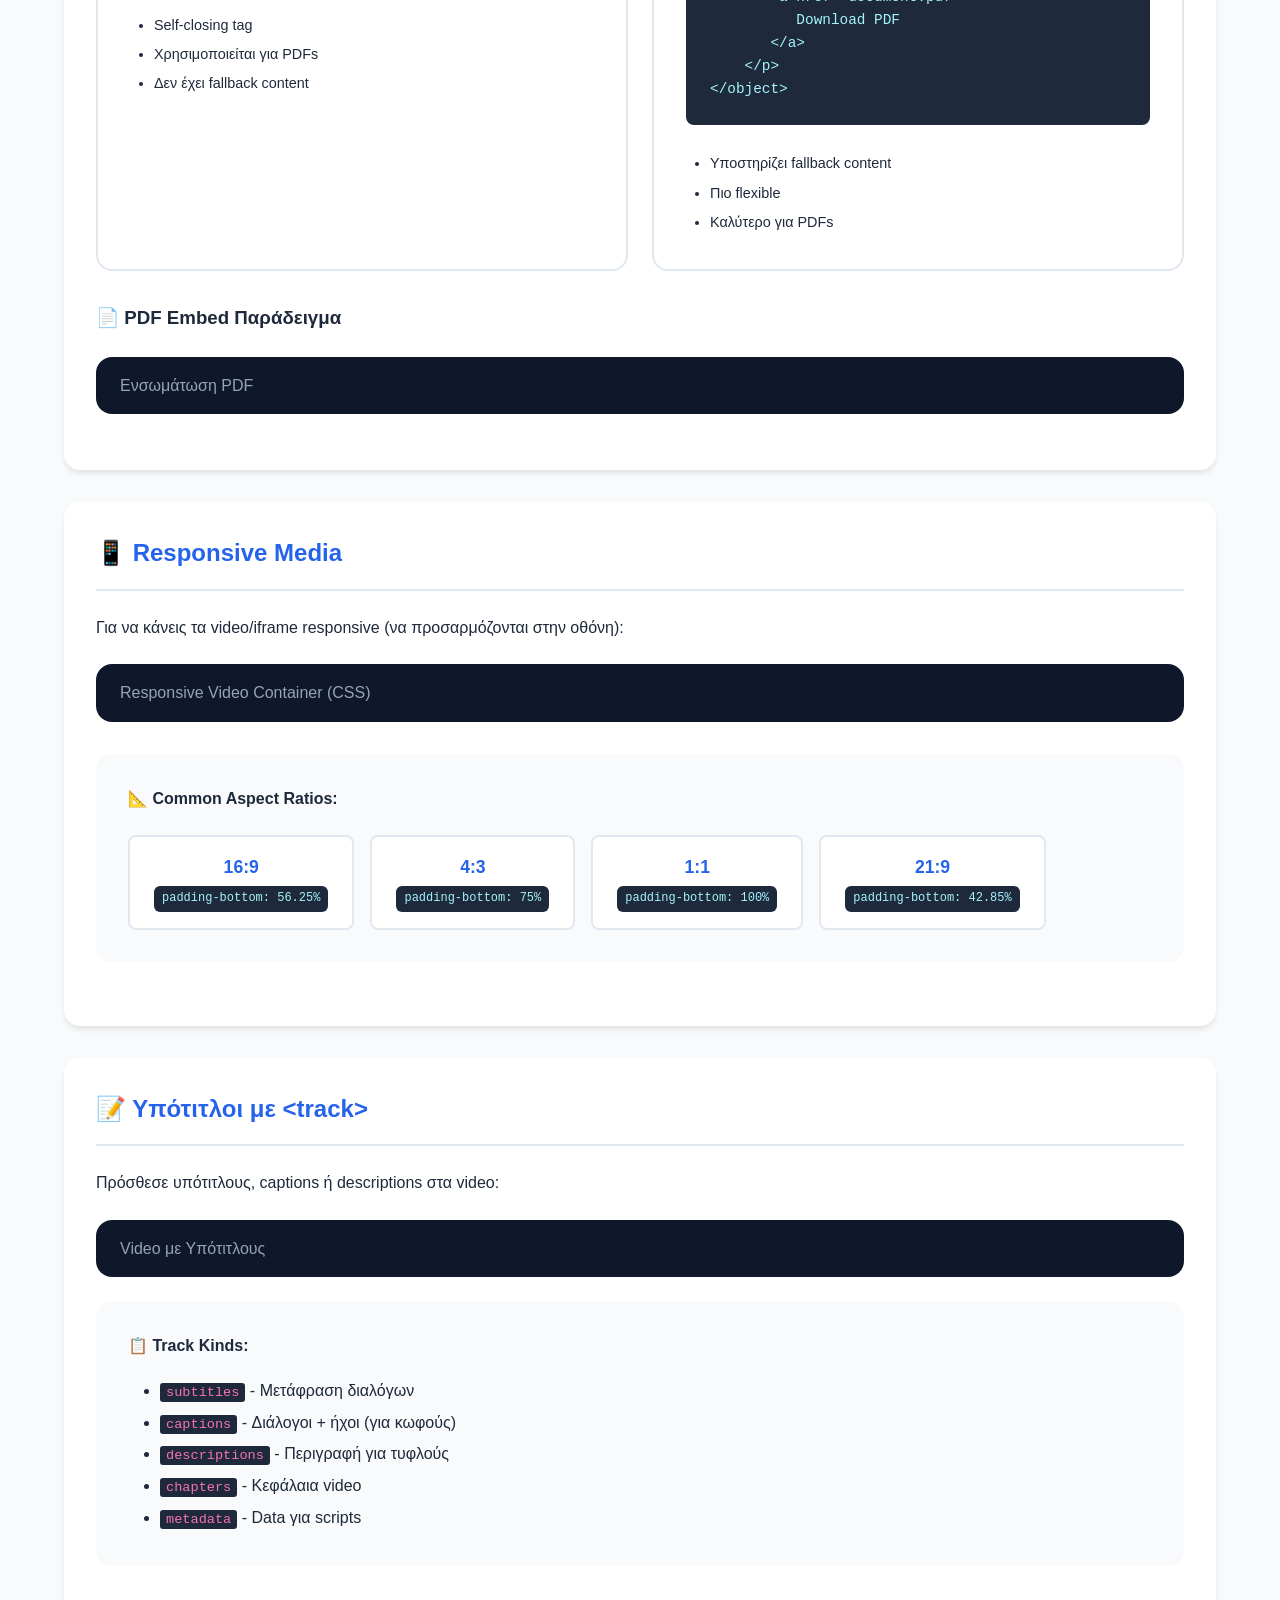
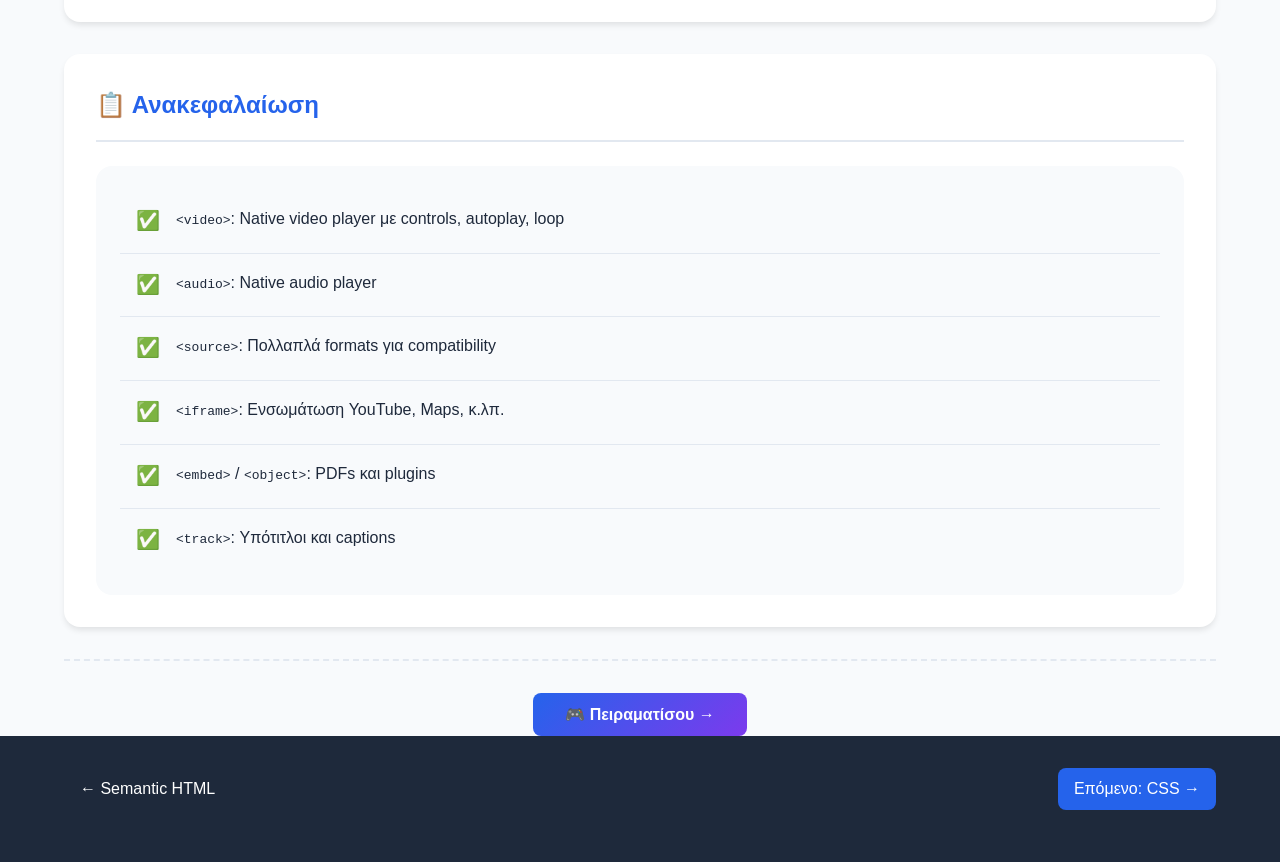
<file: 02-html/multimedia.html>
<!DOCTYPE html>
<html lang="el">
<head>
    <meta charset="UTF-8">
    <meta name="viewport" content="width=device-width, initial-scale=1.0">
    <title>Multimedia HTML | WebDev Learning Hub</title>
    <link rel="stylesheet" href="../css/styles.css">
    <link rel="stylesheet" href="../css/lesson.css">
</head>
<body>
    <!-- Navigation -->
    <nav class="lesson-nav">
        <div class="container">
            <a href="../index.html" class="nav-logo"><span>🚀</span> WebDev Hub</a>
            <div class="nav-breadcrumb">
                <a href="../index.html">Αρχική</a> / <a href="index.html">HTML</a> / <span class="current">Multimedia</span>
            </div>
            <div class="nav-actions">
                <button onclick="takeFullScreenshot()" class="btn-icon">📸</button>
                <button onclick="exportToPDF()" class="btn-icon">📄</button>
            </div>
        </div>
    </nav>

    <!-- Header -->
    <header class="lesson-header html-header">
        <div class="container">
            <div class="lesson-badge">HTML Multimedia</div>
            <h1>🎬 Multimedia HTML</h1>
            <p class="lesson-subtitle">Video, Audio, Embeds και iframes - Ζωντανέψε τις σελίδες σου!</p>
            <div class="lesson-meta">
                <span class="meta-item">⏱️ ~35 λεπτά</span>
                <span class="meta-item">📊 Μεσαίο</span>
            </div>
        </div>
    </header>

    <!-- Main Content -->
    <main class="lesson-content">
        <div class="container">
            
            <!-- Tabs -->
            <div class="tabs">
                <button class="tab-btn active" onclick="showTab('theory')">📖 Θεωρία</button>
                <button class="tab-btn" onclick="showTab('interactive')">🎮 Editor</button>
                <button class="tab-btn" onclick="showTab('exercises')">✏️ Ασκήσεις</button>
                <button class="tab-btn" onclick="showTab('quiz')">🎯 Quiz</button>
            </div>

            <!-- ============================================ -->
            <!-- THEORY TAB -->
            <!-- ============================================ -->
            <section id="theory" class="tab-content active">
                
                <!-- Introduction -->
                <div class="theory-section">
                    <h2>🎬 Multimedia στο Web</h2>
                    
                    <div class="info-card">
                        <div class="info-icon">💡</div>
                        <div class="info-content">
                            <p>Η HTML5 έφερε native υποστήριξη για <strong>video</strong> και <strong>audio</strong> χωρίς να χρειάζονται plugins (όπως Flash). Μπορούμε επίσης να ενσωματώσουμε περιεχόμενο από άλλες σελίδες με <strong>iframe</strong>.</p>
                        </div>
                    </div>

                    <div class="multimedia-overview">
                        <div class="media-type-card">
                            <span class="media-icon">🎥</span>
                            <h4>&lt;video&gt;</h4>
                            <p>Αναπαραγωγή βίντεο</p>
                        </div>
                        <div class="media-type-card">
                            <span class="media-icon">🎵</span>
                            <h4>&lt;audio&gt;</h4>
                            <p>Αναπαραγωγή ήχου</p>
                        </div>
                        <div class="media-type-card">
                            <span class="media-icon">📺</span>
                            <h4>&lt;iframe&gt;</h4>
                            <p>Ενσωμάτωση εξωτερικού περιεχομένου</p>
                        </div>
                        <div class="media-type-card">
                            <span class="media-icon">🔌</span>
                            <h4>&lt;embed&gt; / &lt;object&gt;</h4>
                            <p>Plugins & εξωτερικοί πόροι</p>
                        </div>
                    </div>
                </div>

                <!-- Video Section -->
                <div class="theory-section">
                    <h2>🎥 Video Element</h2>
                    
                    <div class="code-block-wrapper">
                        <div class="code-header">
                            <span>Βασική Σύνταξη Video</span>
                            <button onclick="copyCode(this)" class="copy-btn">📋 Αντιγραφή</button>
                        </div>
                        <pre class="code-block"><code>&lt;video src="video.mp4" controls width="640" height="360"&gt;
    Ο browser σας δεν υποστηρίζει video.
&lt;/video&gt;</code></pre>
                    </div>

                    <div class="video-demo">
                        <video controls width="100%" style="max-width:500px;border-radius:10px;">
                            <source src="https://www.w3schools.com/html/mov_bbb.mp4" type="video/mp4">
                            Ο browser σας δεν υποστηρίζει video.
                        </video>
                        <p class="demo-caption">🎬 Demo video με controls</p>
                    </div>

                    <h3>⚙️ Video Attributes</h3>
                    
                    <div class="attributes-table-container">
                        <table class="styled-table">
                            <thead>
                                <tr>
                                    <th>Attribute</th>
                                    <th>Περιγραφή</th>
                                    <th>Παράδειγμα</th>
                                </tr>
                            </thead>
                            <tbody>
                                <tr>
                                    <td><code>src</code></td>
                                    <td>URL του video αρχείου</td>
                                    <td><code>src="video.mp4"</code></td>
                                </tr>
                                <tr>
                                    <td><code>controls</code></td>
                                    <td>Εμφανίζει play, pause, volume κλπ</td>
                                    <td><code>controls</code></td>
                                </tr>
                                <tr>
                                    <td><code>autoplay</code></td>
                                    <td>Αυτόματη αναπαραγωγή (⚠️ muted required)</td>
                                    <td><code>autoplay muted</code></td>
                                </tr>
                                <tr>
                                    <td><code>loop</code></td>
                                    <td>Επανάληψη στο τέλος</td>
                                    <td><code>loop</code></td>
                                </tr>
                                <tr>
                                    <td><code>muted</code></td>
                                    <td>Σίγαση ήχου</td>
                                    <td><code>muted</code></td>
                                </tr>
                                <tr>
                                    <td><code>poster</code></td>
                                    <td>Εικόνα πριν το play</td>
                                    <td><code>poster="thumbnail.jpg"</code></td>
                                </tr>
                                <tr>
                                    <td><code>preload</code></td>
                                    <td>Πώς να φορτωθεί (none/metadata/auto)</td>
                                    <td><code>preload="metadata"</code></td>
                                </tr>
                                <tr>
                                    <td><code>width/height</code></td>
                                    <td>Διαστάσεις σε pixels</td>
                                    <td><code>width="640" height="360"</code></td>
                                </tr>
                                <tr>
                                    <td><code>playsinline</code></td>
                                    <td>Inline play σε mobile (όχι fullscreen)</td>
                                    <td><code>playsinline</code></td>
                                </tr>
                            </tbody>
                        </table>
                    </div>

                    <h3>📁 Πολλαπλές Πηγές (Fallback)</h3>
                    
                    <div class="info-card warning">
                        <div class="info-icon">⚠️</div>
                        <div class="info-content">
                            <p>Διαφορετικοί browsers υποστηρίζουν διαφορετικά formats. Χρησιμοποίησε πολλαπλά <code>&lt;source&gt;</code> για μέγιστη συμβατότητα!</p>
                        </div>
                    </div>

                    <div class="code-block-wrapper">
                        <div class="code-header"><span>Multiple Sources</span></div>
                        <pre class="code-block"><code>&lt;video controls width="640" poster="thumbnail.jpg"&gt;
    &lt;source src="video.webm" type="video/webm"&gt;
    &lt;source src="video.mp4" type="video/mp4"&gt;
    &lt;source src="video.ogg" type="video/ogg"&gt;
    &lt;!-- Fallback για παλιούς browsers --&gt;
    &lt;p&gt;Ο browser σας δεν υποστηρίζει HTML5 video.
       &lt;a href="video.mp4"&gt;Κατεβάστε το video&lt;/a&gt;.
    &lt;/p&gt;
&lt;/video&gt;</code></pre>
                    </div>

                    <div class="formats-comparison">
                        <h4>📊 Video Formats:</h4>
                        <div class="format-chips">
                            <div class="format-chip mp4">
                                <strong>MP4 (H.264)</strong>
                                <span>✅ Όλοι οι browsers</span>
                            </div>
                            <div class="format-chip webm">
                                <strong>WebM</strong>
                                <span>✅ Chrome, Firefox, Edge</span>
                            </div>
                            <div class="format-chip ogg">
                                <strong>Ogg</strong>
                                <span>⚠️ Firefox, Chrome</span>
                            </div>
                        </div>
                    </div>
                </div>

                <!-- Audio Section -->
                <div class="theory-section">
                    <h2>🎵 Audio Element</h2>
                    
                    <div class="code-block-wrapper">
                        <div class="code-header">
                            <span>Βασική Σύνταξη Audio</span>
                            <button onclick="copyCode(this)" class="copy-btn">📋 Αντιγραφή</button>
                        </div>
                        <pre class="code-block"><code>&lt;audio src="audio.mp3" controls&gt;
    Ο browser σας δεν υποστηρίζει audio.
&lt;/audio&gt;</code></pre>
                    </div>

                    <div class="audio-demo">
                        <audio controls style="width:100%;max-width:400px;">
                            <source src="https://www.w3schools.com/html/horse.mp3" type="audio/mpeg">
                            Ο browser σας δεν υποστηρίζει audio.
                        </audio>
                        <p class="demo-caption">🎵 Demo audio player</p>
                    </div>

                    <h3>⚙️ Audio Attributes</h3>
                    
                    <div class="attributes-grid-compact">
                        <div class="attr-item">
                            <code>controls</code>
                            <span>Εμφανίζει player controls</span>
                        </div>
                        <div class="attr-item">
                            <code>autoplay</code>
                            <span>Αυτόματη αναπαραγωγή</span>
                        </div>
                        <div class="attr-item">
                            <code>loop</code>
                            <span>Επανάληψη</span>
                        </div>
                        <div class="attr-item">
                            <code>muted</code>
                            <span>Σίγαση</span>
                        </div>
                        <div class="attr-item">
                            <code>preload</code>
                            <span>none / metadata / auto</span>
                        </div>
                    </div>

                    <div class="code-block-wrapper">
                        <div class="code-header"><span>Audio με πολλαπλές πηγές</span></div>
                        <pre class="code-block"><code>&lt;audio controls&gt;
    &lt;source src="audio.ogg" type="audio/ogg"&gt;
    &lt;source src="audio.mp3" type="audio/mpeg"&gt;
    &lt;source src="audio.wav" type="audio/wav"&gt;
    Ο browser σας δεν υποστηρίζει audio.
&lt;/audio&gt;</code></pre>
                    </div>

                    <div class="formats-comparison">
                        <h4>📊 Audio Formats:</h4>
                        <div class="format-chips">
                            <div class="format-chip mp3">
                                <strong>MP3</strong>
                                <span>✅ Όλοι οι browsers</span>
                            </div>
                            <div class="format-chip wav">
                                <strong>WAV</strong>
                                <span>✅ Όλοι (μεγάλο μέγεθος)</span>
                            </div>
                            <div class="format-chip ogg-audio">
                                <strong>Ogg Vorbis</strong>
                                <span>⚠️ Chrome, Firefox</span>
                            </div>
                        </div>
                    </div>
                </div>

                <!-- iframe Section -->
                <div class="theory-section">
                    <h2>📺 iframe Element</h2>
                    
                    <div class="info-card">
                        <div class="info-icon">💡</div>
                        <div class="info-content">
                            <p>Το <code>&lt;iframe&gt;</code> (inline frame) ενσωματώνει μια <strong>άλλη HTML σελίδα</strong> μέσα στην τρέχουσα. Χρησιμοποιείται για YouTube videos, Google Maps, social widgets κ.λπ.</p>
                        </div>
                    </div>

                    <div class="code-block-wrapper">
                        <div class="code-header">
                            <span>Βασική Σύνταξη iframe</span>
                            <button onclick="copyCode(this)" class="copy-btn">📋 Αντιγραφή</button>
                        </div>
                        <pre class="code-block"><code>&lt;iframe 
    src="https://example.com" 
    width="600" 
    height="400"
    title="Περιγραφή περιεχομένου"
&gt;&lt;/iframe&gt;</code></pre>
                    </div>

                    <h3>📹 YouTube Embed</h3>
                    
                    <div class="youtube-embed-demo">
                        <div class="embed-example">
                            <iframe 
                                width="100%" 
                                height="250" 
                                src="https://www.youtube.com/embed/dQw4w9WgXcQ" 
                                title="YouTube video player" 
                                frameborder="0" 
                                allow="accelerometer; autoplay; clipboard-write; encrypted-media; gyroscope; picture-in-picture" 
                                allowfullscreen
                                style="border-radius:10px;">
                            </iframe>
                        </div>
                    </div>

                    <div class="code-block-wrapper">
                        <div class="code-header"><span>YouTube Embed Code</span></div>
                        <pre class="code-block"><code>&lt;iframe 
    width="560" 
    height="315" 
    src="https://www.youtube.com/embed/VIDEO_ID" 
    title="YouTube video player" 
    frameborder="0" 
    allow="accelerometer; autoplay; clipboard-write; 
           encrypted-media; gyroscope; picture-in-picture" 
    allowfullscreen
&gt;&lt;/iframe&gt;</code></pre>
                    </div>

                    <div class="tip-box">
                        <h4>💡 Πώς να πάρεις YouTube Embed Code:</h4>
                        <ol>
                            <li>Άνοιξε το video στο YouTube</li>
                            <li>Κάνε κλικ στο <strong>Share</strong> (Κοινοποίηση)</li>
                            <li>Επίλεξε <strong>Embed</strong> (Ενσωμάτωση)</li>
                            <li>Αντίγραψε τον κώδικα!</li>
                        </ol>
                    </div>

                    <h3>🗺️ Google Maps Embed</h3>
                    
                    <div class="maps-embed-demo">
                        <iframe 
                            src="https://www.google.com/maps/embed?pb=!1m18!1m12!1m3!1d3145.5475097542!2d23.72648!3d37.97545!2m3!1f0!2f0!3f0!3m2!1i1024!2i768!4f13.1!3m3!1m2!1s0x14a1bd19ca39ee61%3A0x1b3fa079bec8d69!2sAcropolis%20of%20Athens!5e0!3m2!1sen!2sgr!4v1600000000000" 
                            width="100%" 
                            height="250" 
                            style="border:0;border-radius:10px;" 
                            allowfullscreen="" 
                            loading="lazy"
                            title="Google Maps - Acropolis">
                        </iframe>
                        <p class="demo-caption">🗺️ Google Maps Embed - Ακρόπολη</p>
                    </div>

                    <h3>⚙️ iframe Attributes</h3>
                    
                    <div class="attributes-table-container">
                        <table class="styled-table">
                            <thead>
                                <tr>
                                    <th>Attribute</th>
                                    <th>Περιγραφή</th>
                                </tr>
                            </thead>
                            <tbody>
                                <tr>
                                    <td><code>src</code></td>
                                    <td>URL της σελίδας που θα ενσωματωθεί</td>
                                </tr>
                                <tr>
                                    <td><code>width / height</code></td>
                                    <td>Διαστάσεις του iframe</td>
                                </tr>
                                <tr>
                                    <td><code>title</code></td>
                                    <td>Περιγραφή για accessibility (⚠️ Απαραίτητο!)</td>
                                </tr>
                                <tr>
                                    <td><code>frameborder</code></td>
                                    <td>0 = χωρίς border (deprecated, χρησιμοποιείστε CSS)</td>
                                </tr>
                                <tr>
                                    <td><code>allowfullscreen</code></td>
                                    <td>Επιτρέπει fullscreen mode</td>
                                </tr>
                                <tr>
                                    <td><code>loading</code></td>
                                    <td>lazy = φόρτωση όταν χρειαστεί (performance)</td>
                                </tr>
                                <tr>
                                    <td><code>sandbox</code></td>
                                    <td>Περιορισμοί ασφαλείας</td>
                                </tr>
                                <tr>
                                    <td><code>allow</code></td>
                                    <td>Permissions policy (camera, microphone κλπ)</td>
                                </tr>
                            </tbody>
                        </table>
                    </div>

                    <div class="info-card warning">
                        <div class="info-icon">🔒</div>
                        <div class="info-content">
                            <p><strong>Ασφάλεια:</strong> Ορισμένες σελίδες (π.χ. Google, Facebook) δεν επιτρέπουν να ενσωματωθούν σε iframe για λόγους ασφαλείας (X-Frame-Options header).</p>
                        </div>
                    </div>
                </div>

                <!-- Embed & Object Section -->
                <div class="theory-section">
                    <h2>🔌 Embed & Object Elements</h2>
                    
                    <div class="embed-object-grid">
                        <div class="eo-card">
                            <h4>&lt;embed&gt;</h4>
                            <p>Ενσωμάτωση εξωτερικού περιεχομένου (PDF, Flash, κλπ)</p>
                            <div class="code-example-inline">
                                <pre><code>&lt;embed 
    src="document.pdf" 
    type="application/pdf"
    width="600" 
    height="400"
&gt;</code></pre>
                            </div>
                            <ul>
                                <li>Self-closing tag</li>
                                <li>Χρησιμοποιείται για PDFs</li>
                                <li>Δεν έχει fallback content</li>
                            </ul>
                        </div>

                        <div class="eo-card">
                            <h4>&lt;object&gt;</h4>
                            <p>Παρόμοιο με embed, αλλά με fallback</p>
                            <div class="code-example-inline">
                                <pre><code>&lt;object 
    data="document.pdf" 
    type="application/pdf"
    width="600" 
    height="400"
&gt;
    &lt;p&gt;Fallback: 
       &lt;a href="document.pdf"&gt;
          Download PDF
       &lt;/a&gt;
    &lt;/p&gt;
&lt;/object&gt;</code></pre>
                            </div>
                            <ul>
                                <li>Υποστηρίζει fallback content</li>
                                <li>Πιο flexible</li>
                                <li>Καλύτερο για PDFs</li>
                            </ul>
                        </div>
                    </div>

                    <h3>📄 PDF Embed Παράδειγμα</h3>
                    
                    <div class="code-block-wrapper">
                        <div class="code-header"><span>Ενσωμάτωση PDF</span></div>
                        <pre class="code-block"><code>&lt;!-- Μέθοδος 1: embed --&gt;
&lt;embed src="document.pdf" type="application/pdf" width="100%" height="500"&gt;

&lt;!-- Μέθοδος 2: object με fallback --&gt;
&lt;object data="document.pdf" type="application/pdf" width="100%" height="500"&gt;
    &lt;p&gt;Δεν μπορεί να εμφανιστεί το PDF. 
       &lt;a href="document.pdf"&gt;Κατεβάστε το εδώ&lt;/a&gt;.
    &lt;/p&gt;
&lt;/object&gt;

&lt;!-- Μέθοδος 3: iframe (πιο συμβατό) --&gt;
&lt;iframe src="document.pdf" width="100%" height="500" title="PDF Document"&gt;
    &lt;p&gt;&lt;a href="document.pdf"&gt;Download PDF&lt;/a&gt;&lt;/p&gt;
&lt;/iframe&gt;</code></pre>
                    </div>
                </div>

                <!-- Responsive Media -->
                <div class="theory-section">
                    <h2>📱 Responsive Media</h2>
                    
                    <p>Για να κάνεις τα video/iframe responsive (να προσαρμόζονται στην οθόνη):</p>
                    
                    <div class="code-block-wrapper">
                        <div class="code-header"><span>Responsive Video Container (CSS)</span></div>
                        <pre class="code-block"><code>&lt;!-- HTML --&gt;
&lt;div class="video-container"&gt;
    &lt;iframe src="https://www.youtube.com/embed/VIDEO_ID"&gt;&lt;/iframe&gt;
&lt;/div&gt;

&lt;!-- CSS --&gt;
&lt;style&gt;
.video-container {
    position: relative;
    padding-bottom: 56.25%; /* 16:9 aspect ratio */
    height: 0;
    overflow: hidden;
}

.video-container iframe {
    position: absolute;
    top: 0;
    left: 0;
    width: 100%;
    height: 100%;
    border: 0;
}
&lt;/style&gt;</code></pre>
                    </div>

                    <div class="aspect-ratios">
                        <h4>📐 Common Aspect Ratios:</h4>
                        <div class="ratio-chips">
                            <div class="ratio-chip">
                                <strong>16:9</strong>
                                <code>padding-bottom: 56.25%</code>
                            </div>
                            <div class="ratio-chip">
                                <strong>4:3</strong>
                                <code>padding-bottom: 75%</code>
                            </div>
                            <div class="ratio-chip">
                                <strong>1:1</strong>
                                <code>padding-bottom: 100%</code>
                            </div>
                            <div class="ratio-chip">
                                <strong>21:9</strong>
                                <code>padding-bottom: 42.85%</code>
                            </div>
                        </div>
                    </div>
                </div>

                <!-- Track Element for Captions -->
                <div class="theory-section">
                    <h2>📝 Υπότιτλοι με &lt;track&gt;</h2>
                    
                    <p>Πρόσθεσε υπότιτλους, captions ή descriptions στα video:</p>
                    
                    <div class="code-block-wrapper">
                        <div class="code-header"><span>Video με Υπότιτλους</span></div>
                        <pre class="code-block"><code>&lt;video controls width="640"&gt;
    &lt;source src="movie.mp4" type="video/mp4"&gt;
    
    &lt;!-- Υπότιτλοι --&gt;
    &lt;track 
        kind="subtitles" 
        src="subtitles_el.vtt" 
        srclang="el" 
        label="Ελληνικά"
        default
    &gt;
    &lt;track 
        kind="subtitles" 
        src="subtitles_en.vtt" 
        srclang="en" 
        label="English"
    &gt;
    
    &lt;!-- Captions για κωφούς --&gt;
    &lt;track 
        kind="captions" 
        src="captions.vtt" 
        srclang="el" 
        label="Ελληνικά (CC)"
    &gt;
&lt;/video&gt;</code></pre>
                    </div>

                    <div class="track-kinds">
                        <h4>📋 Track Kinds:</h4>
                        <ul>
                            <li><code>subtitles</code> - Μετάφραση διαλόγων</li>
                            <li><code>captions</code> - Διάλογοι + ήχοι (για κωφούς)</li>
                            <li><code>descriptions</code> - Περιγραφή για τυφλούς</li>
                            <li><code>chapters</code> - Κεφάλαια video</li>
                            <li><code>metadata</code> - Data για scripts</li>
                        </ul>
                    </div>
                </div>

                <!-- Summary -->
                <div class="theory-section">
                    <h2>📋 Ανακεφαλαίωση</h2>
                    
                    <div class="summary-box">
                        <div class="summary-item">
                            <span class="check">✅</span>
                            <p><code>&lt;video&gt;</code>: Native video player με controls, autoplay, loop</p>
                        </div>
                        <div class="summary-item">
                            <span class="check">✅</span>
                            <p><code>&lt;audio&gt;</code>: Native audio player</p>
                        </div>
                        <div class="summary-item">
                            <span class="check">✅</span>
                            <p><code>&lt;source&gt;</code>: Πολλαπλά formats για compatibility</p>
                        </div>
                        <div class="summary-item">
                            <span class="check">✅</span>
                            <p><code>&lt;iframe&gt;</code>: Ενσωμάτωση YouTube, Maps, κ.λπ.</p>
                        </div>
                        <div class="summary-item">
                            <span class="check">✅</span>
                            <p><code>&lt;embed&gt;</code> / <code>&lt;object&gt;</code>: PDFs και plugins</p>
                        </div>
                        <div class="summary-item">
                            <span class="check">✅</span>
                            <p><code>&lt;track&gt;</code>: Υπότιτλοι και captions</p>
                        </div>
                    </div>
                </div>

                <div class="next-section">
                    <button class="btn btn-primary" onclick="showTab('interactive')">🎮 Πειραματίσου →</button>
                </div>
            </section>

            <!-- ============================================ -->
            <!-- INTERACTIVE TAB -->
            <!-- ============================================ -->
            <section id="interactive" class="tab-content">
                <h2>🎮 Πειραματίσου με Multimedia</h2>
                
                <div class="editor-container">
                    <div class="editor-header">
                        <h3>📝 Editor</h3>
                        <div class="editor-actions">
                            <button onclick="runCode()" class="btn btn-success">▶️ Εκτέλεση</button>
                            <button onclick="resetEditor()" class="btn btn-secondary">🔄 Reset</button>
                            <button onclick="saveCode()" class="btn btn-primary">💾 Αποθήκευση</button>
                        </div>
                    </div>
                    
                    <div class="editor-main single-editor">
                        <div class="editor-panel active">
                            <textarea id="code-editor" spellcheck="false"><!DOCTYPE html>
<html lang="el">
<head>
    <meta charset="UTF-8">
    <title>Multimedia Gallery</title>
    <style>
        * {
            margin: 0;
            padding: 0;
            box-sizing: border-box;
        }
        
        body {
            font-family: 'Segoe UI', Arial, sans-serif;
            background: linear-gradient(135deg, #1e293b 0%, #0f172a 100%);
            min-height: 100vh;
            padding: 30px;
            color: white;
        }
        
        h1 {
            text-align: center;
            margin-bottom: 30px;
            font-size: 2.5em;
        }
        
        .gallery {
            max-width: 1000px;
            margin: 0 auto;
        }
        
        .media-card {
            background: rgba(255,255,255,0.1);
            backdrop-filter: blur(10px);
            border-radius: 20px;
            padding: 25px;
            margin-bottom: 30px;
            border: 1px solid rgba(255,255,255,0.2);
        }
        
        .media-card h2 {
            margin-bottom: 15px;
            color: #a5f3fc;
        }
        
        .media-card p {
            margin-bottom: 15px;
            color: #94a3b8;
        }
        
        /* Video Styling */
        video {
            width: 100%;
            border-radius: 10px;
            box-shadow: 0 10px 30px rgba(0,0,0,0.3);
        }
        
        /* Audio Styling */
        audio {
            width: 100%;
            margin: 10px 0;
        }
        
        /* Responsive iframe container */
        .video-container {
            position: relative;
            padding-bottom: 56.25%;
            height: 0;
            overflow: hidden;
            border-radius: 10px;
            box-shadow: 0 10px 30px rgba(0,0,0,0.3);
        }
        
        .video-container iframe {
            position: absolute;
            top: 0;
            left: 0;
            width: 100%;
            height: 100%;
            border: 0;
        }
        
        /* Map container */
        .map-container {
            border-radius: 10px;
            overflow: hidden;
            box-shadow: 0 10px 30px rgba(0,0,0,0.3);
        }
        
        .map-container iframe {
            width: 100%;
            height: 300px;
            border: 0;
        }
        
        /* Feature list */
        .features {
            display: flex;
            flex-wrap: wrap;
            gap: 10px;
            margin-top: 15px;
        }
        
        .feature {
            background: rgba(37, 99, 235, 0.3);
            padding: 5px 15px;
            border-radius: 20px;
            font-size: 0.85em;
        }
    </style>
</head>
<body>
    <h1>🎬 Multimedia Gallery</h1>
    
    <div class="gallery">
        
        <!-- Video Section -->
        <div class="media-card">
            <h2>🎥 HTML5 Video</h2>
            <p>Native HTML5 video player με controls</p>
            
            <video controls poster="https://via.placeholder.com/640x360/1e293b/ffffff?text=Video+Poster">
                <source src="https://www.w3schools.com/html/mov_bbb.mp4" type="video/mp4">
                Ο browser σας δεν υποστηρίζει HTML5 video.
            </video>
            
            <div class="features">
                <span class="feature">controls</span>
                <span class="feature">poster</span>
                <span class="feature">MP4 format</span>
            </div>
        </div>
        
        <!-- Audio Section -->
        <div class="media-card">
            <h2>🎵 HTML5 Audio</h2>
            <p>Native audio player - κάνε κλικ για αναπαραγωγή</p>
            
            <audio controls>
                <source src="https://www.w3schools.com/html/horse.mp3" type="audio/mpeg">
                Ο browser σας δεν υποστηρίζει HTML5 audio.
            </audio>
            
            <div class="features">
                <span class="feature">controls</span>
                <span class="feature">MP3 format</span>
            </div>
        </div>
        
        <!-- YouTube Embed -->
        <div class="media-card">
            <h2>📺 YouTube Embed</h2>
            <p>Ενσωματωμένο YouTube video με responsive container</p>
            
            <div class="video-container">
                <iframe 
                    src="https://www.youtube.com/embed/dQw4w9WgXcQ" 
                    title="YouTube video"
                    allow="accelerometer; autoplay; clipboard-write; encrypted-media; gyroscope; picture-in-picture" 
                    allowfullscreen>
                </iframe>
            </div>
            
            <div class="features">
                <span class="feature">iframe</span>
                <span class="feature">responsive</span>
                <span class="feature">allowfullscreen</span>
            </div>
        </div>
        
        <!-- Google Maps -->
        <div class="media-card">
            <h2>🗺️ Google Maps</h2>
            <p>Ενσωματωμένος χάρτης - Ακρόπολη, Αθήνα</p>
            
            <div class="map-container">
                <iframe 
                    src="https://www.google.com/maps/embed?pb=!1m18!1m12!1m3!1d3145.5475097542!2d23.72648!3d37.97545!2m3!1f0!2f0!3f0!3m2!1i1024!2i768!4f13.1!3m3!1m2!1s0x14a1bd19ca39ee61%3A0x1b3fa079bec8d69!2sAcropolis%20of%20Athens!5e0!3m2!1sen!2sgr!4v1600000000000"
                    allowfullscreen=""
                    loading="lazy"
                    title="Google Maps - Acropolis">
                </iframe>
            </div>
            
            <div class="features">
                <span class="feature">iframe</span>
                <span class="feature">loading="lazy"</span>
                <span class="feature">allowfullscreen</span>
            </div>
        </div>
        
        <!-- Autoplay Muted Video Loop -->
        <div class="media-card">
            <h2>🔄 Background Video (Loop)</h2>
            <p>Autoplay, muted, loop - ιδανικό για backgrounds</p>
            
            <video autoplay muted loop playsinline style="opacity:0.7;">
                <source src="https://www.w3schools.com/html/mov_bbb.mp4" type="video/mp4">
            </video>
            
            <div class="features">
                <span class="feature">autoplay</span>
                <span class="feature">muted</span>
                <span class="feature">loop</span>
                <span class="feature">playsinline</span>
            </div>
        </div>
        
    </div>
</body>
</html></textarea>
                        </div>
                        <div class="preview-container">
                            <div class="preview-header">
                                <h4>🖥️ Αποτέλεσμα</h4>
                            </div>
                            <iframe id="preview-frame" allow="autoplay; fullscreen"></iframe>
                        </div>
                    </div>
                </div>

                <!-- Challenges -->
                <div class="challenges-section">
                    <h3>🎯 Προκλήσεις:</h3>
                    <div class="mini-challenges">
                        <div class="mini-challenge">1️⃣ Πρόσθεσε δικό σου YouTube video (αλλαγή VIDEO_ID)</div>
                        <div class="mini-challenge">2️⃣ Άλλαξε την τοποθεσία στο Google Maps</div>
                        <div class="mini-challenge">3️⃣ Πρόσθεσε poster image στο video</div>
                        <div class="mini-challenge">4️⃣ Δημιούργησε audio playlist με πολλαπλά αρχεία</div>
                        <div class="mini-challenge">5️⃣ Φτιάξε fullscreen video background για hero section</div>
                    </div>
                </div>

                <!-- Quick Insert -->
                <div class="quick-reference">
                    <h3>📋 Γρήγορη Εισαγωγή</h3>
                    <div class="reference-grid">
                        <div class="reference-item" onclick="insertMediaCode('video')">
                            <code>&lt;video&gt;</code>
                            <span>Video</span>
                        </div>
                        <div class="reference-item" onclick="insertMediaCode('audio')">
                            <code>&lt;audio&gt;</code>
                            <span>Audio</span>
                        </div>
                        <div class="reference-item" onclick="insertMediaCode('youtube')">
                            <code>YouTube</code>
                            <span>Embed</span>
                        </div>
                        <div class="reference-item" onclick="insertMediaCode('maps')">
                            <code>Maps</code>
                            <span>Google</span>
                        </div>
                        <div class="reference-item" onclick="insertMediaCode('iframe')">
                            <code>&lt;iframe&gt;</code>
                            <span>Generic</span>
                        </div>
                        <div class="reference-item" onclick="insertMediaCode('embed')">
                            <code>&lt;embed&gt;</code>
                            <span>PDF</span>
                        </div>
                    </div>
                </div>
            </section>

            <!-- ============================================ -->
            <!-- EXERCISES TAB -->
            <!-- ============================================ -->
            <section id="exercises" class="tab-content">
                <h2>✏️ Ασκήσεις</h2>
                
                <!-- Exercise 1 -->
                <div class="exercise-item">
                    <div class="exercise-header">
                        <span class="exercise-number">1</span>
                        <h3>Συμπλήρωσε τα Attributes</h3>
                    </div>
                    
                    <div class="fill-code">
                        <pre><code>&lt;!-- Video με controls και poster --&gt;
&lt;video <input type="text" class="code-input" data-answer="controls" size="8"> <input type="text" class="code-input" data-answer="poster" size="6">="thumb.jpg"&gt;
    &lt;source src="video.mp4" type="video/mp4"&gt;
&lt;/video&gt;

&lt;!-- Audio με αυτόματη αναπαραγωγή --&gt;
&lt;audio <input type="text" class="code-input" data-answer="controls" size="8"> <input type="text" class="code-input" data-answer="autoplay" size="8">&gt;
    &lt;source src="audio.mp3" type="audio/mpeg"&gt;
&lt;/audio&gt;

&lt;!-- YouTube iframe --&gt;
&lt;<input type="text" class="code-input" data-answer="iframe" size="6"> src="https://youtube.com/embed/..." <input type="text" class="code-input" data-answer="allowfullscreen" size="15">&gt;&lt;/iframe&gt;</code></pre>
                    </div>
                    <button onclick="checkExercise(1)" class="btn btn-primary">✅ Έλεγχος</button>
                    <div id="result-1" class="exercise-result"></div>
                </div>

                <!-- Exercise 2 -->
                <div class="exercise-item">
                    <div class="exercise-header">
                        <span class="exercise-number">2</span>
                        <h3>Αντιστοίχιση</h3>
                    </div>
                    
                    <div class="matching-simple">
                        <div class="match-row">
                            <span>Ενσωμάτωση YouTube video</span>
                            <select class="match-select" data-correct="iframe">
                                <option value="">Επίλεξε...</option>
                                <option value="video">video</option>
                                <option value="iframe">iframe</option>
                                <option value="embed">embed</option>
                                <option value="object">object</option>
                            </select>
                        </div>
                        <div class="match-row">
                            <span>Native HTML5 video player</span>
                            <select class="match-select" data-correct="video">
                                <option value="">Επίλεξε...</option>
                                <option value="video">video</option>
                                <option value="iframe">iframe</option>
                                <option value="media">media</option>
                                <option value="player">player</option>
                            </select>
                        </div>
                        <div class="match-row">
                            <span>Εικόνα πριν την αναπαραγωγή video</span>
                            <select class="match-select" data-correct="poster">
                                <option value="">Επίλεξε...</option>
                                <option value="thumbnail">thumbnail</option>
                                <option value="poster">poster</option>
                                <option value="preview">preview</option>
                                <option value="cover">cover</option>
                            </select>
                        </div>
                        <div class="match-row">
                            <span>Lazy loading για iframes</span>
                            <select class="match-select" data-correct="loading">
                                <option value="">Επίλεξε...</option>
                                <option value="lazy">lazy</option>
                                <option value="loading">loading="lazy"</option>
                                <option value="defer">defer</option>
                                <option value="async">async</option>
                            </select>
                        </div>
                        <div class="match-row">
                            <span>Επανάληψη video στο τέλος</span>
                            <select class="match-select" data-correct="loop">
                                <option value="">Επίλεξε...</option>
                                <option value="repeat">repeat</option>
                                <option value="loop">loop</option>
                                <option value="cycle">cycle</option>
                                <option value="again">again</option>
                            </select>
                        </div>
                    </div>
                    <button onclick="checkExercise(2)" class="btn btn-primary">✅ Έλεγχος</button>
                    <div id="result-2" class="exercise-result"></div>
                </div>

                <!-- Exercise 3 -->
                <div class="exercise-item">
                    <div class="exercise-header">
                        <span class="exercise-number">3</span>
                        <h3>Δημιούργησε Media Page</h3>
                    </div>
                    <p>Φτιάξε μια σελίδα που περιλαμβάνει:</p>
                    <ul>
                        <li>Ένα video με controls και poster</li>
                        <li>Ένα audio player</li>
                        <li>Ένα YouTube embed (μπορείς να χρησιμοποιήσεις placeholder URL)</li>
                    </ul>
                    
                    <textarea id="media-exercise" class="code-textarea" rows="18" placeholder="Γράψε HTML εδώ..."></textarea>
                    <div class="exercise-buttons">
                        <button onclick="previewMediaExercise()" class="btn btn-success">▶️ Προεπισκόπηση</button>
                        <button onclick="checkMediaExercise()" class="btn btn-primary">✅ Έλεγχος</button>
                    </div>
                    <div id="media-preview" class="exercise-preview"></div>
                    <div id="result-3" class="exercise-result"></div>
                </div>
            </section>

            <!-- ============================================ -->
            <!-- QUIZ TAB -->
            <!-- ============================================ -->
            <section id="quiz" class="tab-content">
                <h2>🎯 Quiz Multimedia</h2>
                
                <div class="quiz-intro">
                    <p>Δοκίμασε τις γνώσεις σου στο HTML Multimedia!</p>
                    <div class="quiz-info">
                        <span>📊 10 Ερωτήσεις</span>
                        <span>🎯 Στόχος: 80%</span>
                    </div>
                </div>

                <div id="quiz-container"></div>
                <div id="quiz-results" style="display:none;">
                    <div class="results-score"><span id="score-number">0</span>/10</div>
                    <div id="results-message"></div>
                    <button onclick="retakeQuiz()" class="btn btn-primary">🔄 Ξαναπροσπάθησε</button>
                </div>
            </section>

        </div>
    </main>

    <!-- Footer Navigation -->
    <footer class="lesson-footer">
        <div class="container">
            <div class="footer-nav">
                <a href="semantic.html" class="footer-link">← Semantic HTML</a>
                <a href="../03-css/index.html" class="footer-link primary">Επόμενο: CSS →</a>
            </div>
        </div>
    </footer>

    <script src="../js/main.js"></script>
    <script src="sub-script.js"></script>
    <script>
        // Quiz data for Multimedia
        const quizData = [
            {
                question: "Ποιο element χρησιμοποιούμε για native HTML5 video;",
                options: ["<movie>", "<video>", "<media>", "<film>"],
                correct: 1
            },
            {
                question: "Το attribute 'controls' κάνει:",
                options: ["Αυτόματη αναπαραγωγή", "Εμφανίζει play/pause buttons", "Mute", "Loop"],
                correct: 1
            },
            {
                question: "Για autoplay σε browsers χρειάζεται και:",
                options: ["loop", "controls", "muted", "poster"],
                correct: 2
            },
            {
                question: "Ποιο video format υποστηρίζεται από όλους τους browsers;",
                options: ["WebM", "AVI", "MP4", "FLV"],
                correct: 2
            },
            {
                question: "Για YouTube embed χρησιμοποιούμε:",
                options: ["<video>", "<youtube>", "<iframe>", "<embed>"],
                correct: 2
            },
            {
                question: "Το 'poster' attribute δείχνει:",
                options: ["Τίτλο video", "Εικόνα πριν το play", "Υπότιτλους", "Controls"],
                correct: 1
            },
            {
                question: "Το <source> element χρησιμοποιείται για:",
                options: ["Styling", "Πολλαπλά formats", "Autoplay", "Volume"],
                correct: 1
            },
            {
                question: "Για lazy loading iframe χρησιμοποιούμε:",
                options: ["defer", "async", "loading='lazy'", "preload='none'"],
                correct: 2
            },
            {
                question: "Το <track> element προσθέτει:",
                options: ["Audio track", "Υπότιτλους/Captions", "Background music", "Transitions"],
                correct: 1
            },
            {
                question: "Για responsive 16:9 video container χρειάζεται padding-bottom:",
                options: ["50%", "56.25%", "75%", "100%"],
                correct: 1
            }
        ];
        
        initQuiz(quizData);
        
        // Insert media code snippets
        function insertMediaCode(type) {
            const templates = {
                'video': `<video controls width="640" poster="thumbnail.jpg">
    <source src="video.mp4" type="video/mp4">
    <source src="video.webm" type="video/webm">
    Ο browser σας δεν υποστηρίζει video.
</video>`,
                'audio': `<audio controls>
    <source src="audio.mp3" type="audio/mpeg">
    <source src="audio.ogg" type="audio/ogg">
    Ο browser σας δεν υποστηρίζει audio.
</audio>`,
                'youtube': `<div class="video-container">
    <iframe 
        src="https://www.youtube.com/embed/VIDEO_ID" 
        title="YouTube video"
        allow="accelerometer; autoplay; clipboard-write; encrypted-media; gyroscope; picture-in-picture" 
        allowfullscreen>
    </iframe>
</div>`,
                'maps': `<iframe 
    src="https://www.google.com/maps/embed?pb=!1m18..."
    width="600" 
    height="450" 
    style="border:0;" 
    allowfullscreen="" 
    loading="lazy"
    title="Google Maps">
</iframe>`,
                'iframe': `<iframe 
    src="https://example.com" 
    width="600" 
    height="400"
    title="Embedded content"
    loading="lazy">
</iframe>`,
                'embed': `<embed 
    src="document.pdf" 
    type="application/pdf"
    width="600" 
    height="400">`
            };
            
            const editor = document.getElementById('code-editor');
            const start = editor.selectionStart;
            const text = editor.value;
            editor.value = text.substring(0, start) + '\n' + templates[type] + '\n' + text.substring(start);
            editor.focus();
            runCode();
        }
        
        // Preview media exercise
        function previewMediaExercise() {
            const code = document.getElementById('media-exercise').value;
            const style = `<style>body{font-family:Arial;padding:20px;background:#f0f4f8;}video,audio{max-width:100%;margin:10px 0;}iframe{max-width:100%;border-radius:8px;}</style>`;
            document.getElementById('media-preview').innerHTML = 
                `<iframe srcdoc="${style}${code.replace(/"/g,'&quot;')}" style="width:100%;height:400px;border:1px solid #ddd;border-radius:8px;" allow="autoplay; fullscreen"></iframe>`;
        }
        
        // Check media exercise
        function checkMediaExercise() {
            const code = document.getElementById('media-exercise').value.toLowerCase();
            const result = document.getElementById('result-3');
            
            const checks = {
                video: code.includes('<video'),
                controls: code.includes('controls'),
                audio: code.includes('<audio'),
                iframe: code.includes('<iframe') || code.includes('youtube')
            };
            
            const score = Object.values(checks).filter(Boolean).length;
            const missing = Object.entries(checks).filter(([k, v]) => !v).map(([k]) => k);
            
            if (score === 4) {
                result.innerHTML = '🎉 Τέλεια! Έχεις όλα τα media elements!';
                result.className = 'exercise-result success';
            } else {
                result.innerHTML = `Έχεις ${score}/4 στοιχεία. Λείπουν: ${missing.join(', ')}`;
                result.className = 'exercise-result error';
            }
        }
        
        // Check exercises
        function checkExercise(num) {
            const result = document.getElementById(`result-${num}`);
            
            if (num === 1) {
                const inputs = document.querySelectorAll(`#exercises .exercise-item:nth-child(${num}) .code-input`);
                let correct = 0;
                inputs.forEach(input => {
                    const answer = input.dataset.answer.toLowerCase();
                    const value = input.value.trim().toLowerCase();
                    if (value === answer) {
                        input.classList.add('correct');
                        input.classList.remove('incorrect');
                        correct++;
                    } else if (value) {
                        input.classList.add('incorrect');
                        input.classList.remove('correct');
                    }
                });
                result.innerHTML = correct === inputs.length ? '🎉 Όλα σωστά!' : `Σωστά: ${correct}/${inputs.length}`;
                result.className = 'exercise-result ' + (correct === inputs.length ? 'success' : 'error');
            }
            
            if (num === 2) {
                const selects = document.querySelectorAll(`#exercises .exercise-item:nth-child(${num}) .match-select`);
                let correct = 0;
                selects.forEach(sel => {
                    if (sel.value === sel.dataset.correct) {
                        sel.classList.add('correct');
                        sel.classList.remove('incorrect');
                        correct++;
                    } else if (sel.value) {
                        sel.classList.add('incorrect');
                        sel.classList.remove('correct');
                    }
                });
                result.innerHTML = correct === selects.length ? '🎉 Όλα σωστά!' : `Σωστά: ${correct}/${selects.length}`;
                result.className = 'exercise-result ' + (correct === selects.length ? 'success' : 'error');
            }
        }
    </script>
</body>
</html>
</file>
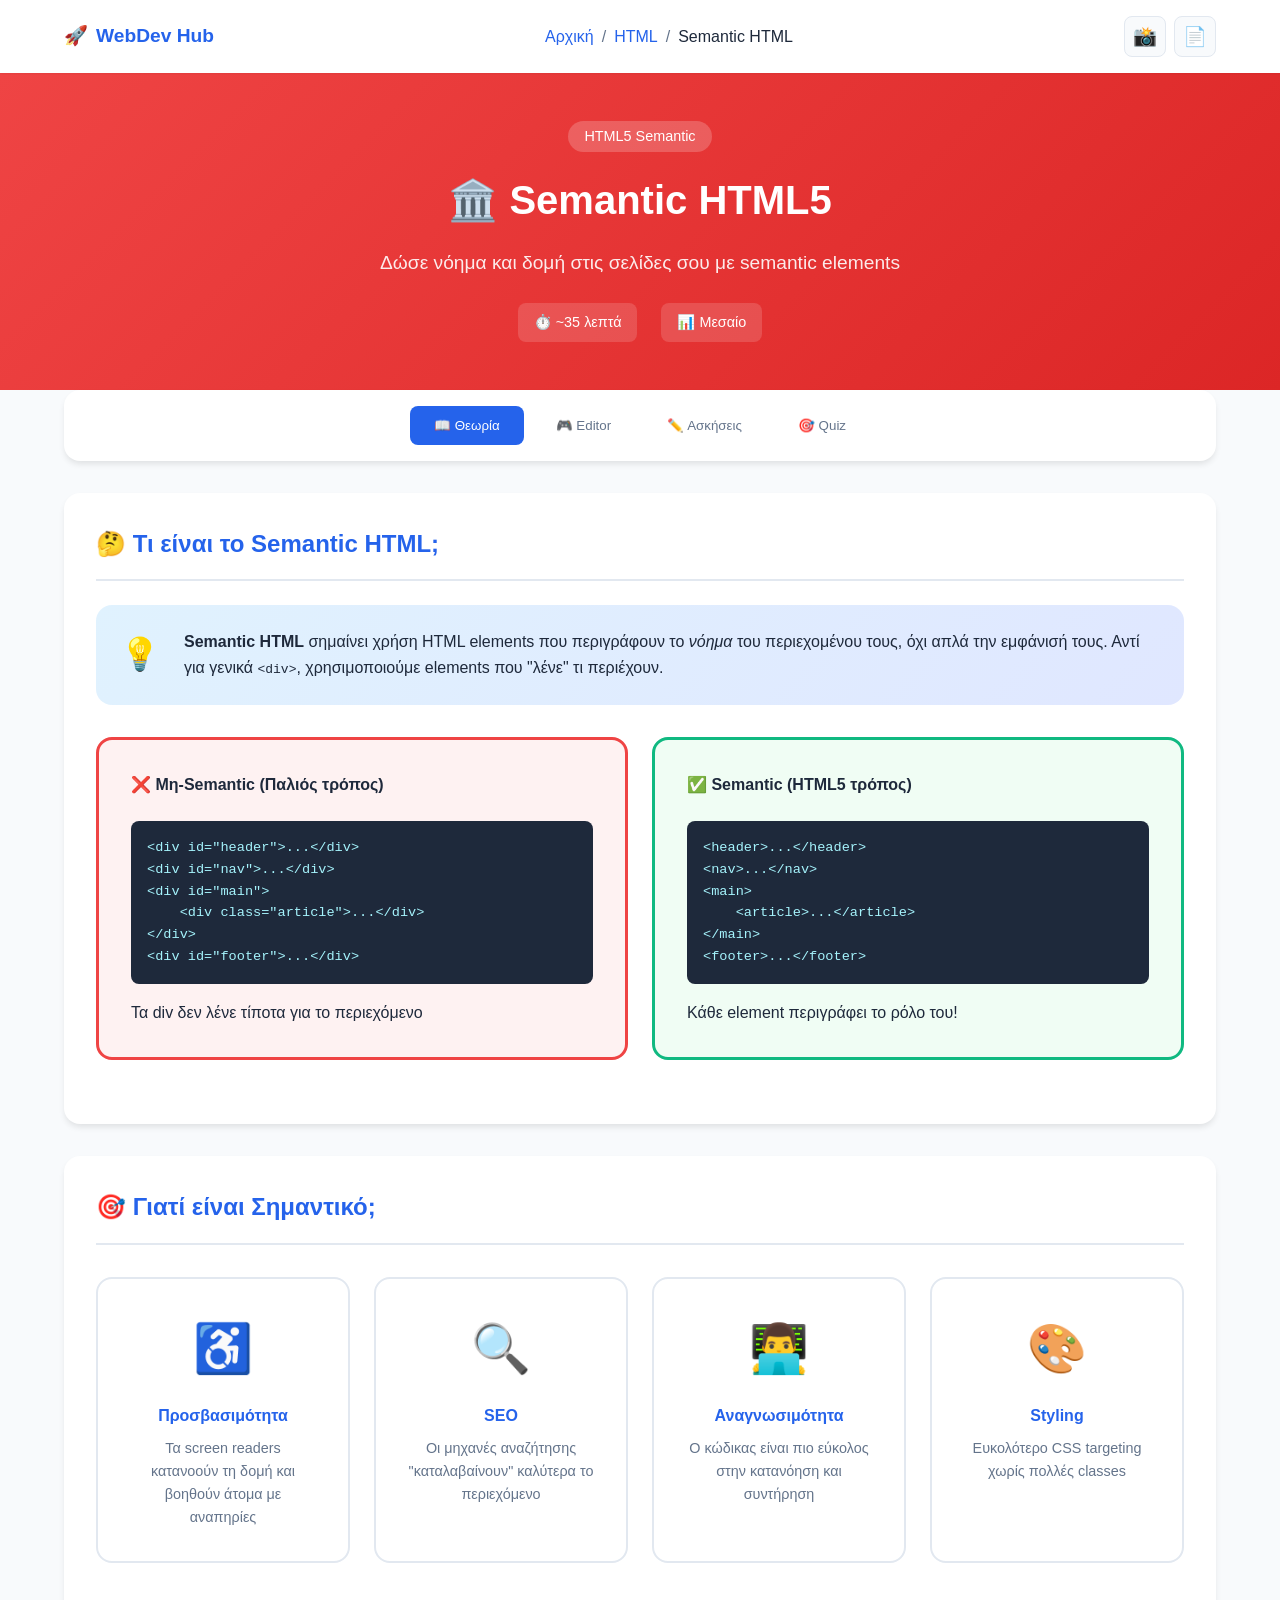
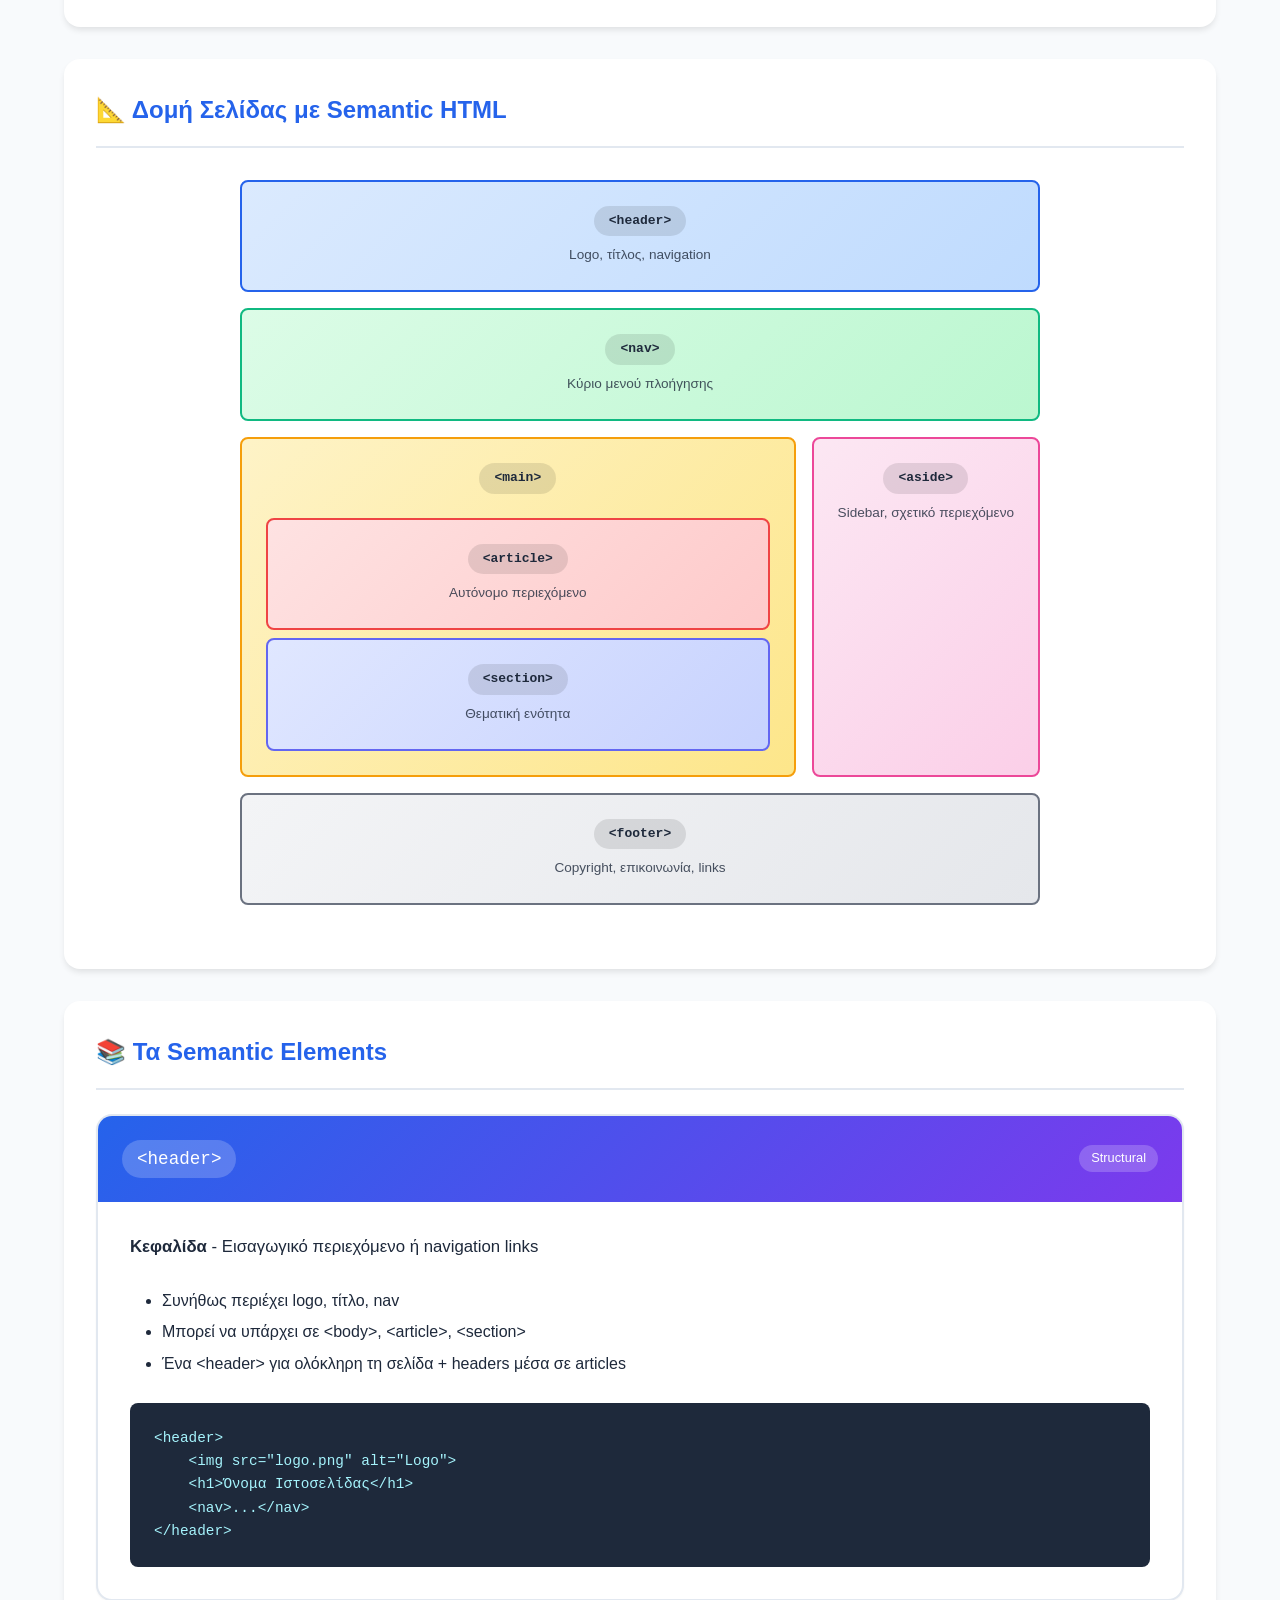
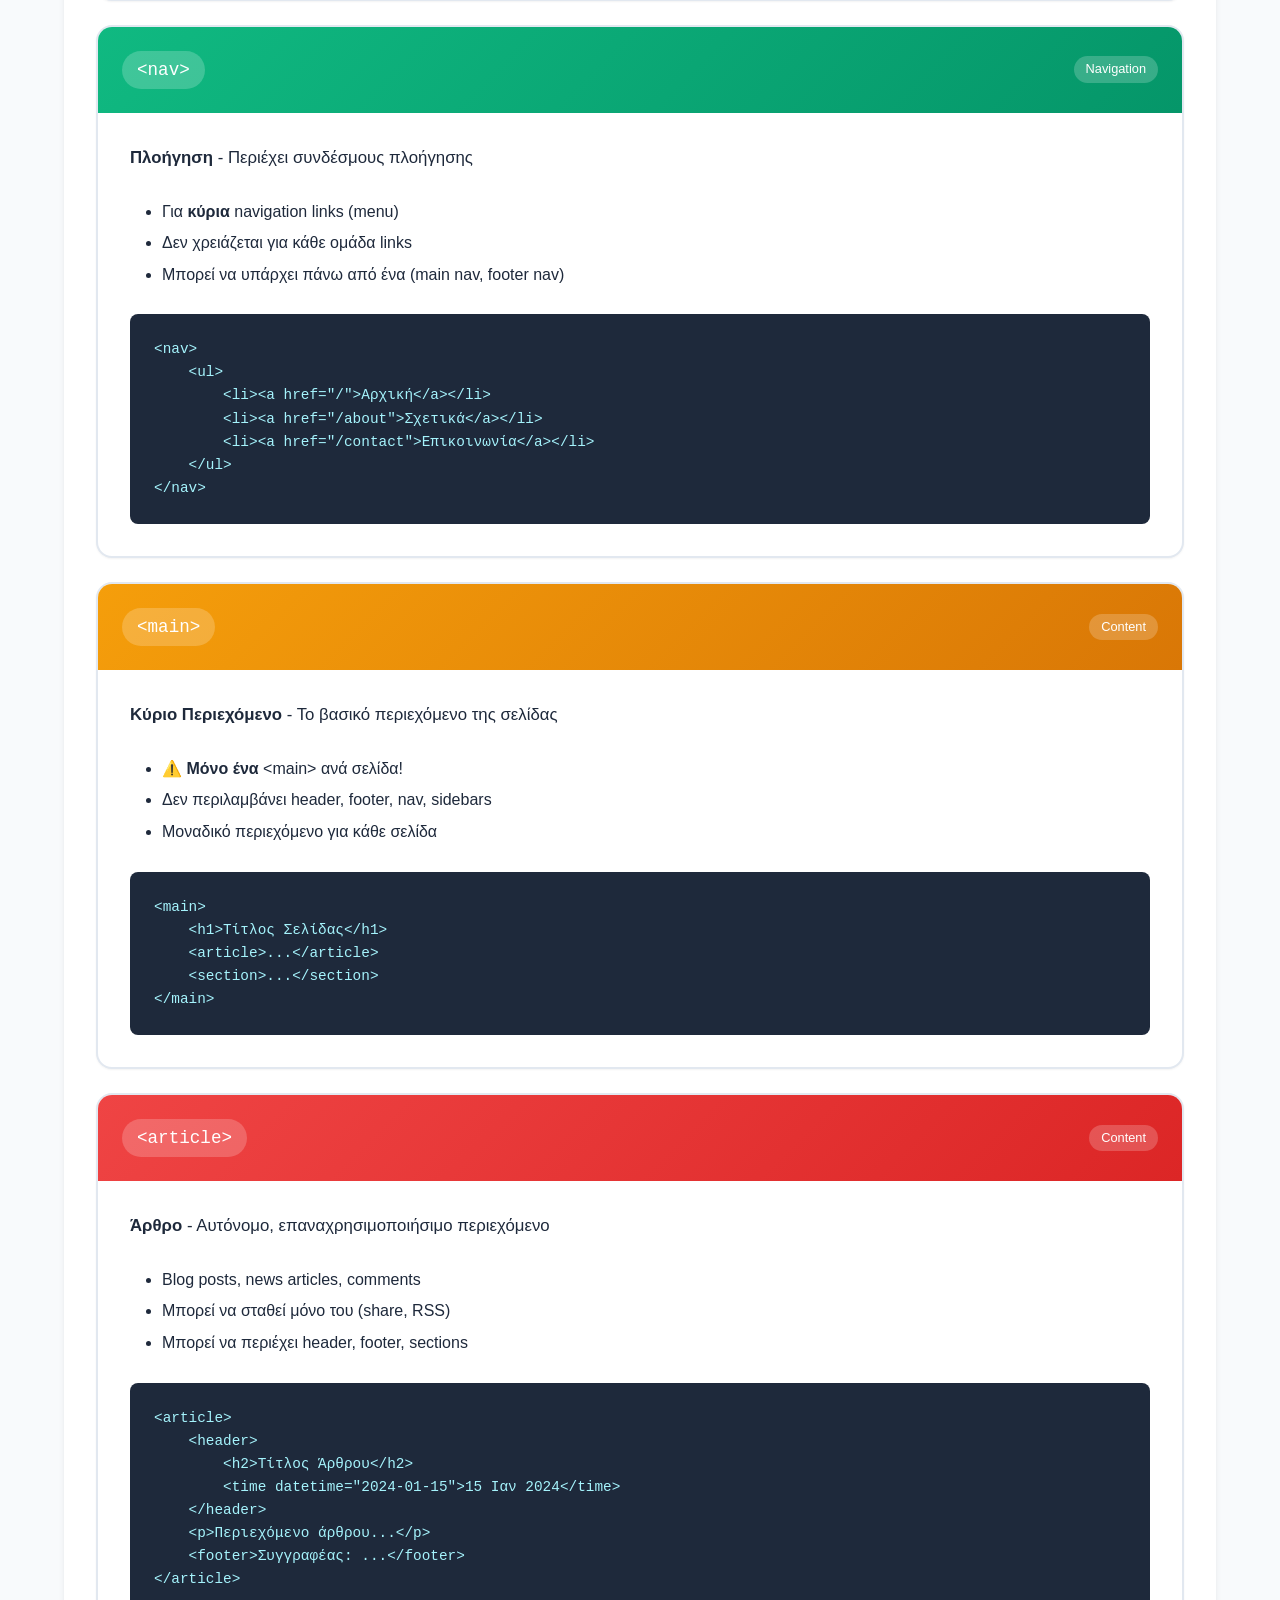
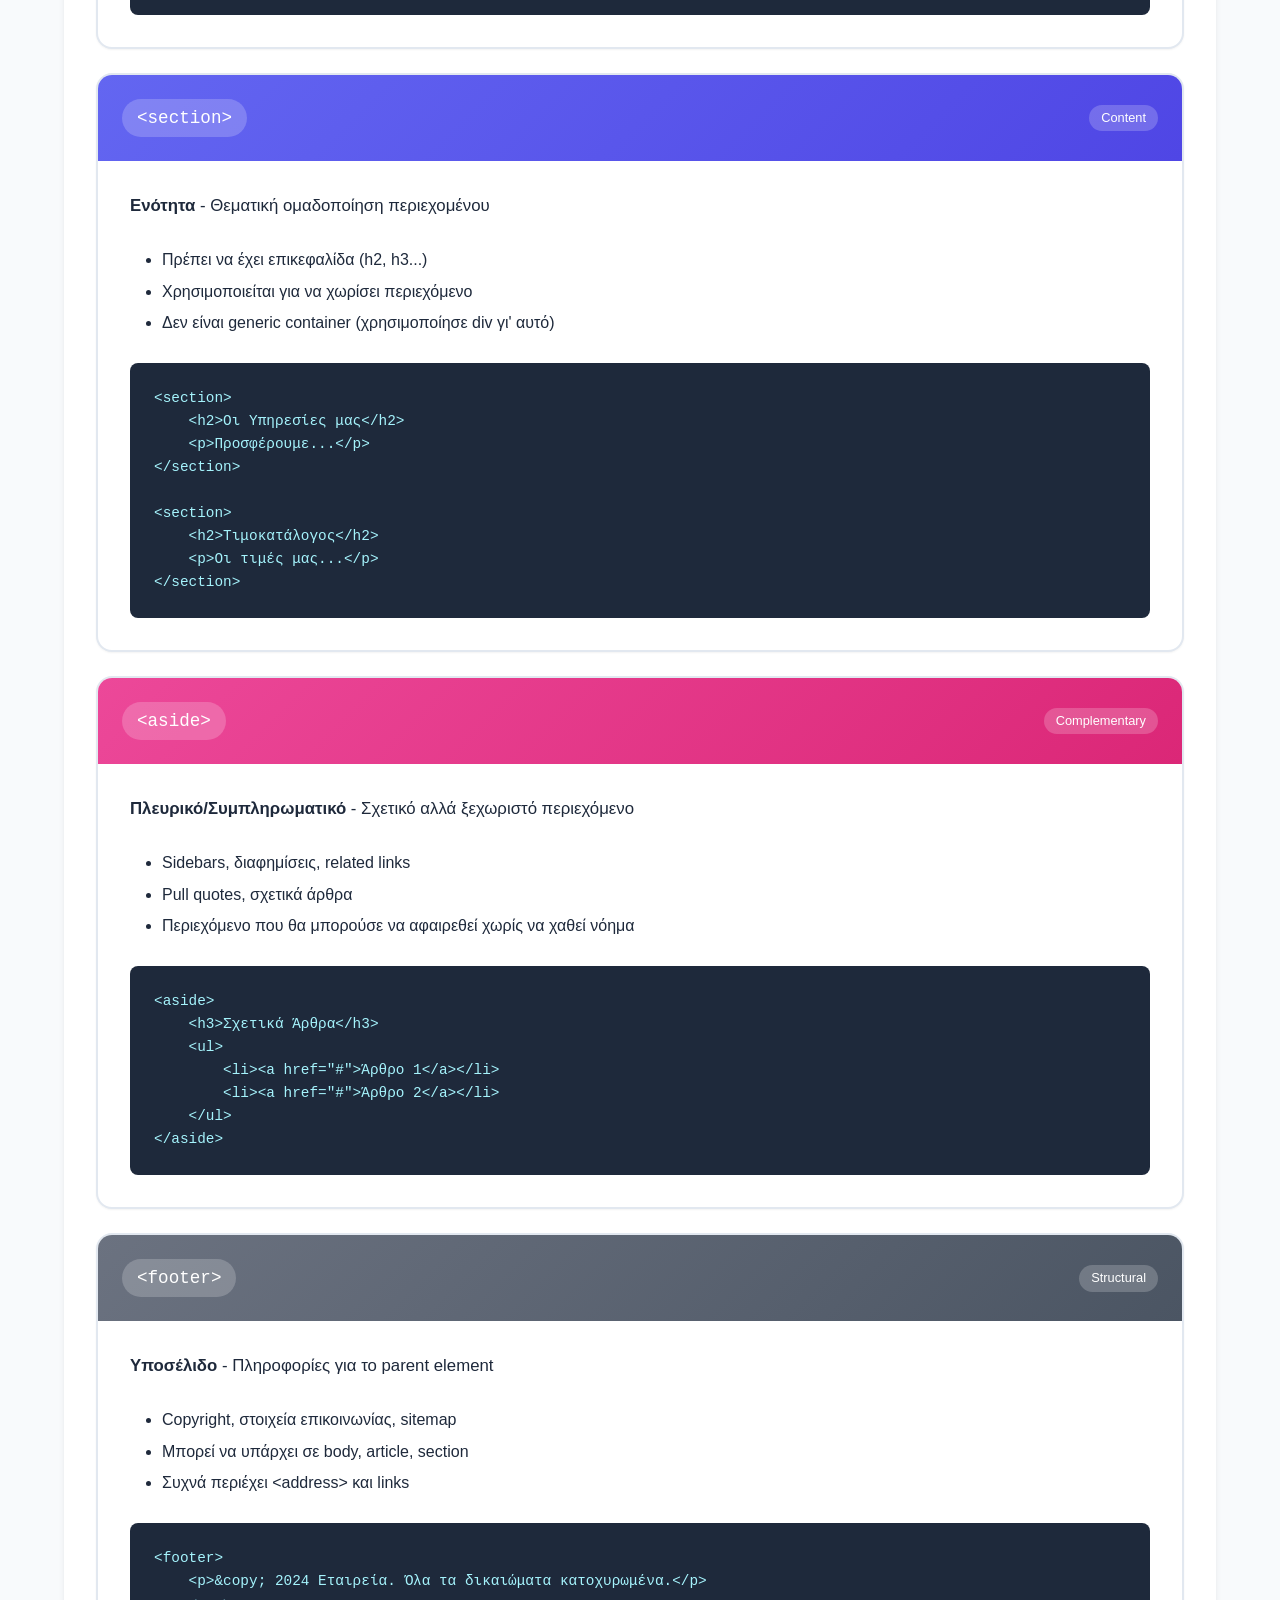
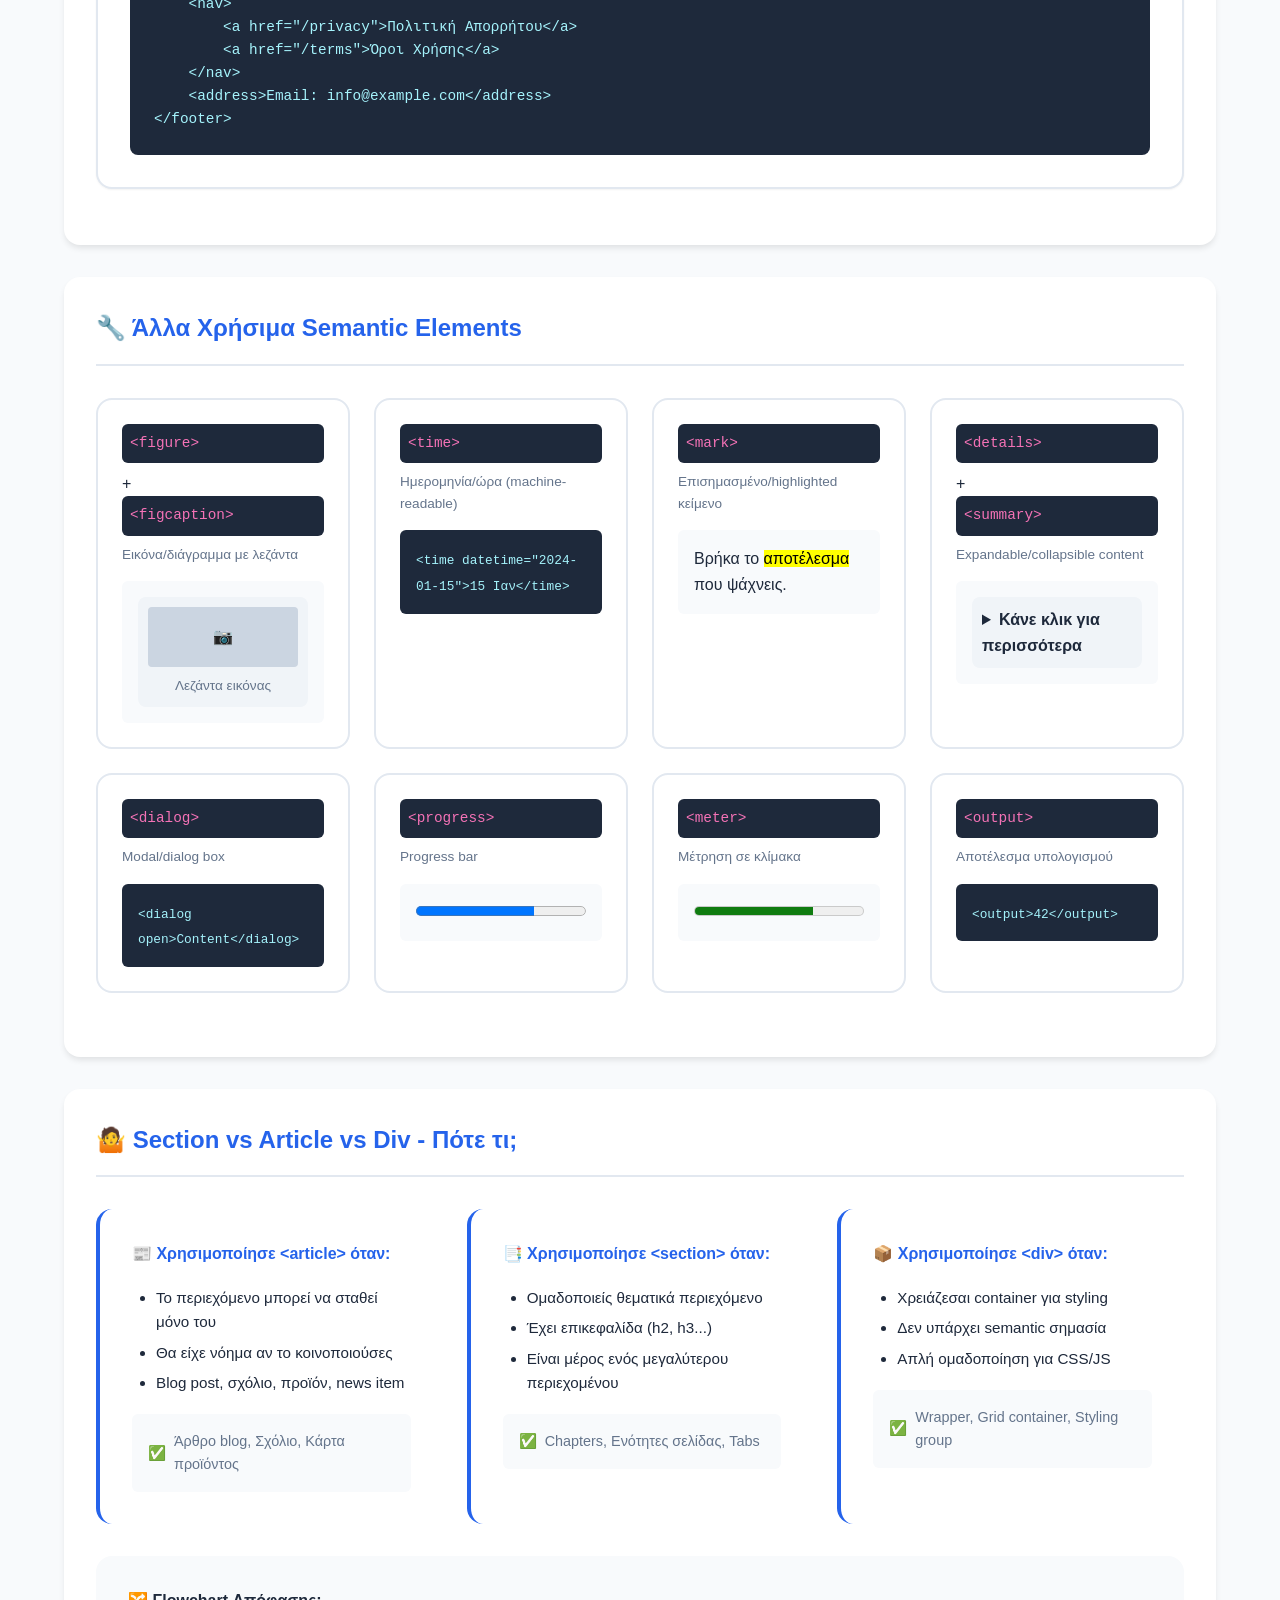
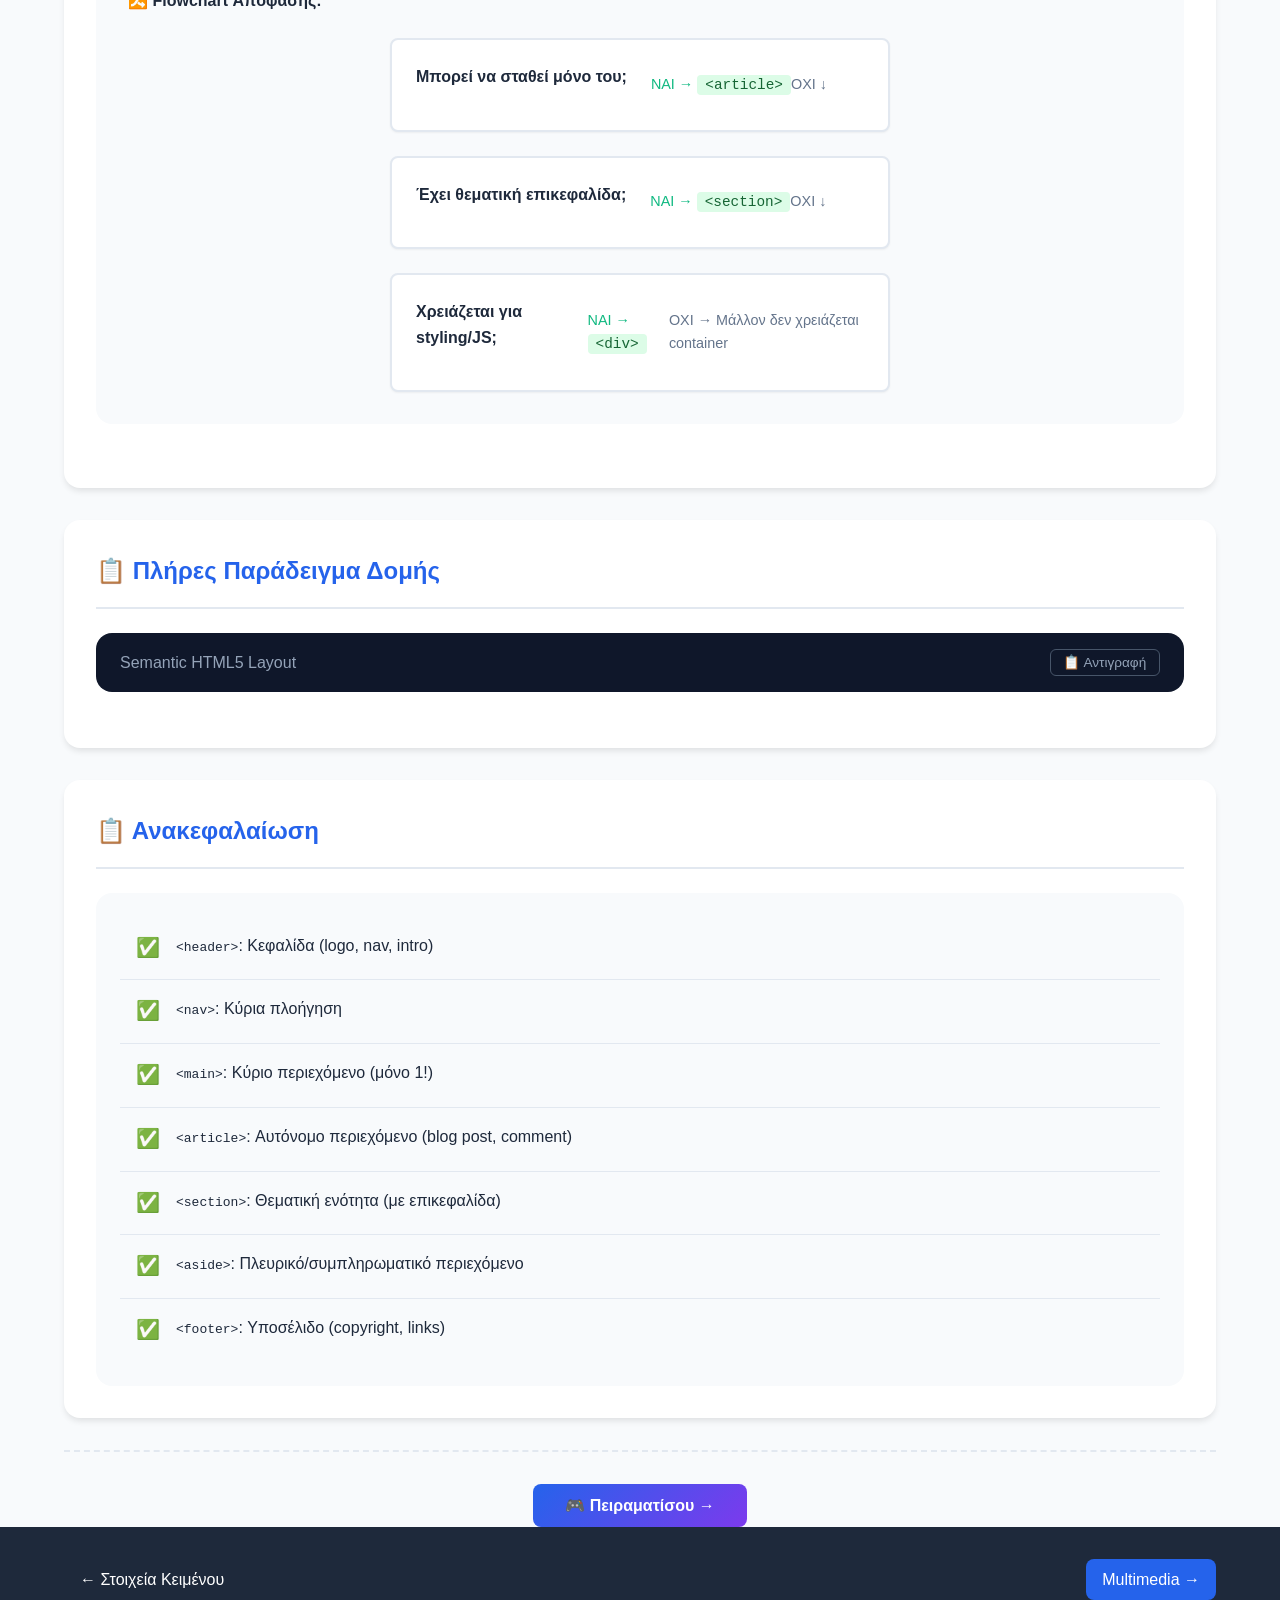
<file: 02-html/semantic.html>
<!DOCTYPE html>
<html lang="el">
<head>
    <meta charset="UTF-8">
    <meta name="viewport" content="width=device-width, initial-scale=1.0">
    <title>Semantic HTML5 | WebDev Learning Hub</title>
    <link rel="stylesheet" href="../css/styles.css">
    <link rel="stylesheet" href="../css/lesson.css">
</head>
<body>
    <!-- Navigation -->
    <nav class="lesson-nav">
        <div class="container">
            <a href="../index.html" class="nav-logo"><span>🚀</span> WebDev Hub</a>
            <div class="nav-breadcrumb">
                <a href="../index.html">Αρχική</a> / <a href="index.html">HTML</a> / <span class="current">Semantic HTML</span>
            </div>
            <div class="nav-actions">
                <button onclick="takeFullScreenshot()" class="btn-icon">📸</button>
                <button onclick="exportToPDF()" class="btn-icon">📄</button>
            </div>
        </div>
    </nav>

    <!-- Header -->
    <header class="lesson-header html-header">
        <div class="container">
            <div class="lesson-badge">HTML5 Semantic</div>
            <h1>🏛️ Semantic HTML5</h1>
            <p class="lesson-subtitle">Δώσε νόημα και δομή στις σελίδες σου με semantic elements</p>
            <div class="lesson-meta">
                <span class="meta-item">⏱️ ~35 λεπτά</span>
                <span class="meta-item">📊 Μεσαίο</span>
            </div>
        </div>
    </header>

    <!-- Main Content -->
    <main class="lesson-content">
        <div class="container">
            
            <!-- Tabs -->
            <div class="tabs">
                <button class="tab-btn active" onclick="showTab('theory')">📖 Θεωρία</button>
                <button class="tab-btn" onclick="showTab('interactive')">🎮 Editor</button>
                <button class="tab-btn" onclick="showTab('exercises')">✏️ Ασκήσεις</button>
                <button class="tab-btn" onclick="showTab('quiz')">🎯 Quiz</button>
            </div>

            <!-- ============================================ -->
            <!-- THEORY TAB -->
            <!-- ============================================ -->
            <section id="theory" class="tab-content active">
                
                <!-- What is Semantic HTML -->
                <div class="theory-section">
                    <h2>🤔 Τι είναι το Semantic HTML;</h2>
                    
                    <div class="info-card">
                        <div class="info-icon">💡</div>
                        <div class="info-content">
                            <p><strong>Semantic HTML</strong> σημαίνει χρήση HTML elements που περιγράφουν το <em>νόημα</em> του περιεχομένου τους, όχι απλά την εμφάνισή τους. Αντί για γενικά <code>&lt;div&gt;</code>, χρησιμοποιούμε elements που "λένε" τι περιέχουν.</p>
                        </div>
                    </div>

                    <div class="comparison-boxes">
                        <div class="comparison-box bad">
                            <h4>❌ Μη-Semantic (Παλιός τρόπος)</h4>
                            <pre class="code-small"><code>&lt;div id="header"&gt;...&lt;/div&gt;
&lt;div id="nav"&gt;...&lt;/div&gt;
&lt;div id="main"&gt;
    &lt;div class="article"&gt;...&lt;/div&gt;
&lt;/div&gt;
&lt;div id="footer"&gt;...&lt;/div&gt;</code></pre>
                            <p>Τα div δεν λένε τίποτα για το περιεχόμενο</p>
                        </div>

                        <div class="comparison-box good">
                            <h4>✅ Semantic (HTML5 τρόπος)</h4>
                            <pre class="code-small"><code>&lt;header&gt;...&lt;/header&gt;
&lt;nav&gt;...&lt;/nav&gt;
&lt;main&gt;
    &lt;article&gt;...&lt;/article&gt;
&lt;/main&gt;
&lt;footer&gt;...&lt;/footer&gt;</code></pre>
                            <p>Κάθε element περιγράφει το ρόλο του!</p>
                        </div>
                    </div>
                </div>

                <!-- Why Semantic HTML Matters -->
                <div class="theory-section">
                    <h2>🎯 Γιατί είναι Σημαντικό;</h2>
                    
                    <div class="benefits-grid">
                        <div class="benefit-card">
                            <span class="benefit-icon">♿</span>
                            <h4>Προσβασιμότητα</h4>
                            <p>Τα screen readers κατανοούν τη δομή και βοηθούν άτομα με αναπηρίες</p>
                        </div>
                        <div class="benefit-card">
                            <span class="benefit-icon">🔍</span>
                            <h4>SEO</h4>
                            <p>Οι μηχανές αναζήτησης "καταλαβαίνουν" καλύτερα το περιεχόμενο</p>
                        </div>
                        <div class="benefit-card">
                            <span class="benefit-icon">👨‍💻</span>
                            <h4>Αναγνωσιμότητα</h4>
                            <p>Ο κώδικας είναι πιο εύκολος στην κατανόηση και συντήρηση</p>
                        </div>
                        <div class="benefit-card">
                            <span class="benefit-icon">🎨</span>
                            <h4>Styling</h4>
                            <p>Ευκολότερο CSS targeting χωρίς πολλές classes</p>
                        </div>
                    </div>
                </div>

                <!-- Page Structure -->
                <div class="theory-section">
                    <h2>📐 Δομή Σελίδας με Semantic HTML</h2>
                    
                    <div class="page-structure-visual">
                        <div class="structure-diagram">
                            <div class="diagram-element header-el">
                                <code>&lt;header&gt;</code>
                                <span>Logo, τίτλος, navigation</span>
                            </div>
                            <div class="diagram-element nav-el">
                                <code>&lt;nav&gt;</code>
                                <span>Κύριο μενού πλοήγησης</span>
                            </div>
                            <div class="diagram-row">
                                <div class="diagram-element main-el">
                                    <code>&lt;main&gt;</code>
                                    <div class="nested-elements">
                                        <div class="diagram-element article-el">
                                            <code>&lt;article&gt;</code>
                                            <span>Αυτόνομο περιεχόμενο</span>
                                        </div>
                                        <div class="diagram-element section-el">
                                            <code>&lt;section&gt;</code>
                                            <span>Θεματική ενότητα</span>
                                        </div>
                                    </div>
                                </div>
                                <div class="diagram-element aside-el">
                                    <code>&lt;aside&gt;</code>
                                    <span>Sidebar, σχετικό περιεχόμενο</span>
                                </div>
                            </div>
                            <div class="diagram-element footer-el">
                                <code>&lt;footer&gt;</code>
                                <span>Copyright, επικοινωνία, links</span>
                            </div>
                        </div>
                    </div>
                </div>

                <!-- Semantic Elements Reference -->
                <div class="theory-section">
                    <h2>📚 Τα Semantic Elements</h2>
                    
                    <!-- Header -->
                    <div class="semantic-element-card">
                        <div class="element-header-bar">
                            <code>&lt;header&gt;</code>
                            <span class="element-category">Structural</span>
                        </div>
                        <div class="element-content">
                            <p><strong>Κεφαλίδα</strong> - Εισαγωγικό περιεχόμενο ή navigation links</p>
                            <ul>
                                <li>Συνήθως περιέχει logo, τίτλο, nav</li>
                                <li>Μπορεί να υπάρχει σε &lt;body&gt;, &lt;article&gt;, &lt;section&gt;</li>
                                <li>Ένα &lt;header&gt; για ολόκληρη τη σελίδα + headers μέσα σε articles</li>
                            </ul>
                            <div class="code-example-inline">
                                <pre><code>&lt;header&gt;
    &lt;img src="logo.png" alt="Logo"&gt;
    &lt;h1&gt;Όνομα Ιστοσελίδας&lt;/h1&gt;
    &lt;nav&gt;...&lt;/nav&gt;
&lt;/header&gt;</code></pre>
                            </div>
                        </div>
                    </div>

                    <!-- Nav -->
                    <div class="semantic-element-card">
                        <div class="element-header-bar nav-bar">
                            <code>&lt;nav&gt;</code>
                            <span class="element-category">Navigation</span>
                        </div>
                        <div class="element-content">
                            <p><strong>Πλοήγηση</strong> - Περιέχει συνδέσμους πλοήγησης</p>
                            <ul>
                                <li>Για <strong>κύρια</strong> navigation links (menu)</li>
                                <li>Δεν χρειάζεται για κάθε ομάδα links</li>
                                <li>Μπορεί να υπάρχει πάνω από ένα (main nav, footer nav)</li>
                            </ul>
                            <div class="code-example-inline">
                                <pre><code>&lt;nav&gt;
    &lt;ul&gt;
        &lt;li&gt;&lt;a href="/"&gt;Αρχική&lt;/a&gt;&lt;/li&gt;
        &lt;li&gt;&lt;a href="/about"&gt;Σχετικά&lt;/a&gt;&lt;/li&gt;
        &lt;li&gt;&lt;a href="/contact"&gt;Επικοινωνία&lt;/a&gt;&lt;/li&gt;
    &lt;/ul&gt;
&lt;/nav&gt;</code></pre>
                            </div>
                        </div>
                    </div>

                    <!-- Main -->
                    <div class="semantic-element-card">
                        <div class="element-header-bar main-bar">
                            <code>&lt;main&gt;</code>
                            <span class="element-category">Content</span>
                        </div>
                        <div class="element-content">
                            <p><strong>Κύριο Περιεχόμενο</strong> - Το βασικό περιεχόμενο της σελίδας</p>
                            <ul>
                                <li>⚠️ <strong>Μόνο ένα</strong> &lt;main&gt; ανά σελίδα!</li>
                                <li>Δεν περιλαμβάνει header, footer, nav, sidebars</li>
                                <li>Μοναδικό περιεχόμενο για κάθε σελίδα</li>
                            </ul>
                            <div class="code-example-inline">
                                <pre><code>&lt;main&gt;
    &lt;h1&gt;Τίτλος Σελίδας&lt;/h1&gt;
    &lt;article&gt;...&lt;/article&gt;
    &lt;section&gt;...&lt;/section&gt;
&lt;/main&gt;</code></pre>
                            </div>
                        </div>
                    </div>

                    <!-- Article -->
                    <div class="semantic-element-card">
                        <div class="element-header-bar article-bar">
                            <code>&lt;article&gt;</code>
                            <span class="element-category">Content</span>
                        </div>
                        <div class="element-content">
                            <p><strong>Άρθρο</strong> - Αυτόνομο, επαναχρησιμοποιήσιμο περιεχόμενο</p>
                            <ul>
                                <li>Blog posts, news articles, comments</li>
                                <li>Μπορεί να σταθεί μόνο του (share, RSS)</li>
                                <li>Μπορεί να περιέχει header, footer, sections</li>
                            </ul>
                            <div class="code-example-inline">
                                <pre><code>&lt;article&gt;
    &lt;header&gt;
        &lt;h2&gt;Τίτλος Άρθρου&lt;/h2&gt;
        &lt;time datetime="2024-01-15"&gt;15 Ιαν 2024&lt;/time&gt;
    &lt;/header&gt;
    &lt;p&gt;Περιεχόμενο άρθρου...&lt;/p&gt;
    &lt;footer&gt;Συγγραφέας: ...&lt;/footer&gt;
&lt;/article&gt;</code></pre>
                            </div>
                        </div>
                    </div>

                    <!-- Section -->
                    <div class="semantic-element-card">
                        <div class="element-header-bar section-bar">
                            <code>&lt;section&gt;</code>
                            <span class="element-category">Content</span>
                        </div>
                        <div class="element-content">
                            <p><strong>Ενότητα</strong> - Θεματική ομαδοποίηση περιεχομένου</p>
                            <ul>
                                <li>Πρέπει να έχει επικεφαλίδα (h2, h3...)</li>
                                <li>Χρησιμοποιείται για να χωρίσει περιεχόμενο</li>
                                <li>Δεν είναι generic container (χρησιμοποίησε div γι' αυτό)</li>
                            </ul>
                            <div class="code-example-inline">
                                <pre><code>&lt;section&gt;
    &lt;h2&gt;Οι Υπηρεσίες μας&lt;/h2&gt;
    &lt;p&gt;Προσφέρουμε...&lt;/p&gt;
&lt;/section&gt;

&lt;section&gt;
    &lt;h2&gt;Τιμοκατάλογος&lt;/h2&gt;
    &lt;p&gt;Οι τιμές μας...&lt;/p&gt;
&lt;/section&gt;</code></pre>
                            </div>
                        </div>
                    </div>

                    <!-- Aside -->
                    <div class="semantic-element-card">
                        <div class="element-header-bar aside-bar">
                            <code>&lt;aside&gt;</code>
                            <span class="element-category">Complementary</span>
                        </div>
                        <div class="element-content">
                            <p><strong>Πλευρικό/Συμπληρωματικό</strong> - Σχετικό αλλά ξεχωριστό περιεχόμενο</p>
                            <ul>
                                <li>Sidebars, διαφημίσεις, related links</li>
                                <li>Pull quotes, σχετικά άρθρα</li>
                                <li>Περιεχόμενο που θα μπορούσε να αφαιρεθεί χωρίς να χαθεί νόημα</li>
                            </ul>
                            <div class="code-example-inline">
                                <pre><code>&lt;aside&gt;
    &lt;h3&gt;Σχετικά Άρθρα&lt;/h3&gt;
    &lt;ul&gt;
        &lt;li&gt;&lt;a href="#"&gt;Άρθρο 1&lt;/a&gt;&lt;/li&gt;
        &lt;li&gt;&lt;a href="#"&gt;Άρθρο 2&lt;/a&gt;&lt;/li&gt;
    &lt;/ul&gt;
&lt;/aside&gt;</code></pre>
                            </div>
                        </div>
                    </div>

                    <!-- Footer -->
                    <div class="semantic-element-card">
                        <div class="element-header-bar footer-bar">
                            <code>&lt;footer&gt;</code>
                            <span class="element-category">Structural</span>
                        </div>
                        <div class="element-content">
                            <p><strong>Υποσέλιδο</strong> - Πληροφορίες για το parent element</p>
                            <ul>
                                <li>Copyright, στοιχεία επικοινωνίας, sitemap</li>
                                <li>Μπορεί να υπάρχει σε body, article, section</li>
                                <li>Συχνά περιέχει &lt;address&gt; και links</li>
                            </ul>
                            <div class="code-example-inline">
                                <pre><code>&lt;footer&gt;
    &lt;p&gt;&amp;copy; 2024 Εταιρεία. Όλα τα δικαιώματα κατοχυρωμένα.&lt;/p&gt;
    &lt;nav&gt;
        &lt;a href="/privacy"&gt;Πολιτική Απορρήτου&lt;/a&gt;
        &lt;a href="/terms"&gt;Όροι Χρήσης&lt;/a&gt;
    &lt;/nav&gt;
    &lt;address&gt;Email: info@example.com&lt;/address&gt;
&lt;/footer&gt;</code></pre>
                            </div>
                        </div>
                    </div>
                </div>

                <!-- Other Semantic Elements -->
                <div class="theory-section">
                    <h2>🔧 Άλλα Χρήσιμα Semantic Elements</h2>
                    
                    <div class="other-elements-grid">
                        <div class="other-element">
                            <code>&lt;figure&gt;</code> + <code>&lt;figcaption&gt;</code>
                            <p>Εικόνα/διάγραμμα με λεζάντα</p>
                            <div class="mini-demo">
                                <figure style="margin:0;padding:10px;background:#f0f4f8;border-radius:8px;">
                                    <div style="background:#cbd5e1;height:60px;border-radius:4px;display:flex;align-items:center;justify-content:center;">📷</div>
                                    <figcaption style="text-align:center;font-size:0.85em;color:#64748b;margin-top:8px;">Λεζάντα εικόνας</figcaption>
                                </figure>
                            </div>
                        </div>

                        <div class="other-element">
                            <code>&lt;time&gt;</code>
                            <p>Ημερομηνία/ώρα (machine-readable)</p>
                            <div class="mini-code">
                                <code>&lt;time datetime="2024-01-15"&gt;15 Ιαν&lt;/time&gt;</code>
                            </div>
                        </div>

                        <div class="other-element">
                            <code>&lt;mark&gt;</code>
                            <p>Επισημασμένο/highlighted κείμενο</p>
                            <div class="mini-demo">
                                <p style="margin:0;">Βρήκα το <mark>αποτέλεσμα</mark> που ψάχνεις.</p>
                            </div>
                        </div>

                        <div class="other-element">
                            <code>&lt;details&gt;</code> + <code>&lt;summary&gt;</code>
                            <p>Expandable/collapsible content</p>
                            <div class="mini-demo">
                                <details style="background:#f0f4f8;padding:10px;border-radius:8px;">
                                    <summary style="cursor:pointer;font-weight:bold;">Κάνε κλικ για περισσότερα</summary>
                                    <p style="margin-top:10px;">Κρυφό περιεχόμενο που εμφανίζεται!</p>
                                </details>
                            </div>
                        </div>

                        <div class="other-element">
                            <code>&lt;dialog&gt;</code>
                            <p>Modal/dialog box</p>
                            <div class="mini-code">
                                <code>&lt;dialog open&gt;Content&lt;/dialog&gt;</code>
                            </div>
                        </div>

                        <div class="other-element">
                            <code>&lt;progress&gt;</code>
                            <p>Progress bar</p>
                            <div class="mini-demo">
                                <progress value="70" max="100" style="width:100%;height:20px;"></progress>
                            </div>
                        </div>

                        <div class="other-element">
                            <code>&lt;meter&gt;</code>
                            <p>Μέτρηση σε κλίμακα</p>
                            <div class="mini-demo">
                                <meter value="0.7" min="0" max="1" style="width:100%;height:20px;"></meter>
                            </div>
                        </div>

                        <div class="other-element">
                            <code>&lt;output&gt;</code>
                            <p>Αποτέλεσμα υπολογισμού</p>
                            <div class="mini-code">
                                <code>&lt;output&gt;42&lt;/output&gt;</code>
                            </div>
                        </div>
                    </div>
                </div>

                <!-- Section vs Article vs Div -->
                <div class="theory-section">
                    <h2>🤷 Section vs Article vs Div - Πότε τι;</h2>
                    
                    <div class="decision-guide">
                        <div class="decision-card">
                            <h4>📰 Χρησιμοποίησε &lt;article&gt; όταν:</h4>
                            <ul>
                                <li>Το περιεχόμενο μπορεί να σταθεί μόνο του</li>
                                <li>Θα είχε νόημα αν το κοινοποιούσες</li>
                                <li>Blog post, σχόλιο, προϊόν, news item</li>
                            </ul>
                            <div class="decision-example">
                                <span>✅</span> Άρθρο blog, Σχόλιο, Κάρτα προϊόντος
                            </div>
                        </div>

                        <div class="decision-card">
                            <h4>📑 Χρησιμοποίησε &lt;section&gt; όταν:</h4>
                            <ul>
                                <li>Ομαδοποιείς θεματικά περιεχόμενο</li>
                                <li>Έχει επικεφαλίδα (h2, h3...)</li>
                                <li>Είναι μέρος ενός μεγαλύτερου περιεχομένου</li>
                            </ul>
                            <div class="decision-example">
                                <span>✅</span> Chapters, Ενότητες σελίδας, Tabs
                            </div>
                        </div>

                        <div class="decision-card">
                            <h4>📦 Χρησιμοποίησε &lt;div&gt; όταν:</h4>
                            <ul>
                                <li>Χρειάζεσαι container για styling</li>
                                <li>Δεν υπάρχει semantic σημασία</li>
                                <li>Απλή ομαδοποίηση για CSS/JS</li>
                            </ul>
                            <div class="decision-example">
                                <span>✅</span> Wrapper, Grid container, Styling group
                            </div>
                        </div>
                    </div>

                    <div class="decision-flowchart">
                        <h4>🔀 Flowchart Απόφασης:</h4>
                        <div class="flowchart">
                            <div class="flow-step">
                                <span class="flow-question">Μπορεί να σταθεί μόνο του;</span>
                                <div class="flow-answers">
                                    <span class="flow-yes">ΝΑΙ → <code>&lt;article&gt;</code></span>
                                    <span class="flow-no">ΟΧΙ ↓</span>
                                </div>
                            </div>
                            <div class="flow-step">
                                <span class="flow-question">Έχει θεματική επικεφαλίδα;</span>
                                <div class="flow-answers">
                                    <span class="flow-yes">ΝΑΙ → <code>&lt;section&gt;</code></span>
                                    <span class="flow-no">ΟΧΙ ↓</span>
                                </div>
                            </div>
                            <div class="flow-step">
                                <span class="flow-question">Χρειάζεται για styling/JS;</span>
                                <div class="flow-answers">
                                    <span class="flow-yes">ΝΑΙ → <code>&lt;div&gt;</code></span>
                                    <span class="flow-no">ΟΧΙ → Μάλλον δεν χρειάζεται container</span>
                                </div>
                            </div>
                        </div>
                    </div>
                </div>

                <!-- Complete Example -->
                <div class="theory-section">
                    <h2>📋 Πλήρες Παράδειγμα Δομής</h2>
                    
                    <div class="code-block-wrapper">
                        <div class="code-header">
                            <span>Semantic HTML5 Layout</span>
                            <button onclick="copyCode(this)" class="copy-btn">📋 Αντιγραφή</button>
                        </div>
                        <pre class="code-block"><code>&lt;!DOCTYPE html&gt;
&lt;html lang="el"&gt;
&lt;head&gt;
    &lt;meta charset="UTF-8"&gt;
    &lt;title&gt;Semantic Layout&lt;/title&gt;
&lt;/head&gt;
&lt;body&gt;
    &lt;header&gt;
        &lt;h1&gt;Το Blog μου&lt;/h1&gt;
        &lt;nav&gt;
            &lt;ul&gt;
                &lt;li&gt;&lt;a href="/"&gt;Αρχική&lt;/a&gt;&lt;/li&gt;
                &lt;li&gt;&lt;a href="/about"&gt;Σχετικά&lt;/a&gt;&lt;/li&gt;
                &lt;li&gt;&lt;a href="/contact"&gt;Επικοινωνία&lt;/a&gt;&lt;/li&gt;
            &lt;/ul&gt;
        &lt;/nav&gt;
    &lt;/header&gt;

    &lt;main&gt;
        &lt;article&gt;
            &lt;header&gt;
                &lt;h2&gt;Τίτλος Άρθρου&lt;/h2&gt;
                &lt;p&gt;Δημοσιεύτηκε: &lt;time datetime="2024-01-15"&gt;15 Ιαν 2024&lt;/time&gt;&lt;/p&gt;
            &lt;/header&gt;
            
            &lt;section&gt;
                &lt;h3&gt;Εισαγωγή&lt;/h3&gt;
                &lt;p&gt;Περιεχόμενο εισαγωγής...&lt;/p&gt;
            &lt;/section&gt;
            
            &lt;section&gt;
                &lt;h3&gt;Κύριο Θέμα&lt;/h3&gt;
                &lt;p&gt;Περιεχόμενο κυρίου θέματος...&lt;/p&gt;
                &lt;figure&gt;
                    &lt;img src="image.jpg" alt="Περιγραφή"&gt;
                    &lt;figcaption&gt;Λεζάντα εικόνας&lt;/figcaption&gt;
                &lt;/figure&gt;
            &lt;/section&gt;
            
            &lt;footer&gt;
                &lt;p&gt;Συγγραφέας: Γιάννης&lt;/p&gt;
                &lt;p&gt;Κατηγορία: Τεχνολογία&lt;/p&gt;
            &lt;/footer&gt;
        &lt;/article&gt;

        &lt;aside&gt;
            &lt;h3&gt;Σχετικά Άρθρα&lt;/h3&gt;
            &lt;ul&gt;
                &lt;li&gt;&lt;a href="#"&gt;Άρθρο 1&lt;/a&gt;&lt;/li&gt;
                &lt;li&gt;&lt;a href="#"&gt;Άρθρο 2&lt;/a&gt;&lt;/li&gt;
            &lt;/ul&gt;
        &lt;/aside&gt;
    &lt;/main&gt;

    &lt;footer&gt;
        &lt;p&gt;&amp;copy; 2024 Το Blog μου&lt;/p&gt;
        &lt;address&gt;
            Email: &lt;a href="mailto:info@blog.gr"&gt;info@blog.gr&lt;/a&gt;
        &lt;/address&gt;
    &lt;/footer&gt;
&lt;/body&gt;
&lt;/html&gt;</code></pre>
                    </div>
                </div>

                <!-- Summary -->
                <div class="theory-section">
                    <h2>📋 Ανακεφαλαίωση</h2>
                    
                    <div class="summary-box">
                        <div class="summary-item">
                            <span class="check">✅</span>
                            <p><code>&lt;header&gt;</code>: Κεφαλίδα (logo, nav, intro)</p>
                        </div>
                        <div class="summary-item">
                            <span class="check">✅</span>
                            <p><code>&lt;nav&gt;</code>: Κύρια πλοήγηση</p>
                        </div>
                        <div class="summary-item">
                            <span class="check">✅</span>
                            <p><code>&lt;main&gt;</code>: Κύριο περιεχόμενο (μόνο 1!)</p>
                        </div>
                        <div class="summary-item">
                            <span class="check">✅</span>
                            <p><code>&lt;article&gt;</code>: Αυτόνομο περιεχόμενο (blog post, comment)</p>
                        </div>
                        <div class="summary-item">
                            <span class="check">✅</span>
                            <p><code>&lt;section&gt;</code>: Θεματική ενότητα (με επικεφαλίδα)</p>
                        </div>
                        <div class="summary-item">
                            <span class="check">✅</span>
                            <p><code>&lt;aside&gt;</code>: Πλευρικό/συμπληρωματικό περιεχόμενο</p>
                        </div>
                        <div class="summary-item">
                            <span class="check">✅</span>
                            <p><code>&lt;footer&gt;</code>: Υποσέλιδο (copyright, links)</p>
                        </div>
                    </div>
                </div>

                <div class="next-section">
                    <button class="btn btn-primary" onclick="showTab('interactive')">🎮 Πειραματίσου →</button>
                </div>
            </section>

            <!-- ============================================ -->
            <!-- INTERACTIVE TAB -->
            <!-- ============================================ -->
            <section id="interactive" class="tab-content">
                <h2>🎮 Δημιούργησε Semantic Layout</h2>
                
                <div class="editor-container">
                    <div class="editor-header">
                        <h3>📝 Editor</h3>
                        <div class="editor-actions">
                            <button onclick="runCode()" class="btn btn-success">▶️ Εκτέλεση</button>
                            <button onclick="resetEditor()" class="btn btn-secondary">🔄 Reset</button>
                            <button onclick="saveCode()" class="btn btn-primary">💾 Αποθήκευση</button>
                        </div>
                    </div>
                    
                    <div class="editor-main single-editor">
                        <div class="editor-panel active">
                            <textarea id="code-editor" spellcheck="false"><!DOCTYPE html>
<html lang="el">
<head>
    <meta charset="UTF-8">
    <title>Semantic Blog Layout</title>
    <style>
        * {
            margin: 0;
            padding: 0;
            box-sizing: border-box;
        }
        
        body {
            font-family: 'Segoe UI', Arial, sans-serif;
            line-height: 1.6;
            color: #1e293b;
            background: #f8fafc;
        }
        
        /* Header Styles */
        body > header {
            background: linear-gradient(135deg, #2563eb, #7c3aed);
            color: white;
            padding: 20px;
            text-align: center;
        }
        
        body > header h1 {
            font-size: 2em;
            margin-bottom: 10px;
        }
        
        /* Navigation */
        nav ul {
            list-style: none;
            display: flex;
            justify-content: center;
            gap: 20px;
            padding: 10px;
        }
        
        nav a {
            color: white;
            text-decoration: none;
            padding: 8px 16px;
            border-radius: 20px;
            transition: background 0.3s;
        }
        
        nav a:hover {
            background: rgba(255,255,255,0.2);
        }
        
        /* Main Layout */
        main {
            display: grid;
            grid-template-columns: 1fr 300px;
            gap: 20px;
            max-width: 1200px;
            margin: 20px auto;
            padding: 0 20px;
        }
        
        /* Article Styles */
        article {
            background: white;
            border-radius: 15px;
            padding: 25px;
            box-shadow: 0 5px 15px rgba(0,0,0,0.1);
        }
        
        article header {
            border-bottom: 2px solid #e2e8f0;
            padding-bottom: 15px;
            margin-bottom: 20px;
        }
        
        article header h2 {
            color: #2563eb;
            margin-bottom: 5px;
        }
        
        article header time {
            color: #64748b;
            font-size: 0.9em;
        }
        
        article section {
            margin: 20px 0;
        }
        
        article section h3 {
            color: #1e40af;
            margin-bottom: 10px;
            padding-left: 10px;
            border-left: 3px solid #2563eb;
        }
        
        article figure {
            margin: 20px 0;
            text-align: center;
        }
        
        article figure img {
            max-width: 100%;
            border-radius: 10px;
        }
        
        article figure figcaption {
            margin-top: 10px;
            color: #64748b;
            font-style: italic;
        }
        
        article > footer {
            margin-top: 20px;
            padding-top: 15px;
            border-top: 2px solid #e2e8f0;
            color: #64748b;
            font-size: 0.9em;
        }
        
        /* Aside Styles */
        aside {
            background: white;
            border-radius: 15px;
            padding: 20px;
            box-shadow: 0 5px 15px rgba(0,0,0,0.1);
            height: fit-content;
        }
        
        aside h3 {
            color: #7c3aed;
            margin-bottom: 15px;
            padding-bottom: 10px;
            border-bottom: 2px solid #e2e8f0;
        }
        
        aside ul {
            list-style: none;
        }
        
        aside li {
            padding: 10px 0;
            border-bottom: 1px solid #e2e8f0;
        }
        
        aside a {
            color: #2563eb;
            text-decoration: none;
        }
        
        aside a:hover {
            text-decoration: underline;
        }
        
        /* Details/Summary */
        details {
            background: #f0f4f8;
            padding: 15px;
            border-radius: 8px;
            margin: 15px 0;
        }
        
        summary {
            cursor: pointer;
            font-weight: bold;
            color: #2563eb;
        }
        
        /* Footer Styles */
        body > footer {
            background: #1e293b;
            color: white;
            text-align: center;
            padding: 30px;
            margin-top: 40px;
        }
        
        body > footer a {
            color: #a5f3fc;
        }
        
        /* Responsive */
        @media (max-width: 768px) {
            main {
                grid-template-columns: 1fr;
            }
        }
    </style>
</head>
<body>
    <header>
        <h1>🚀 Tech Blog</h1>
        <nav>
            <ul>
                <li><a href="#">Αρχική</a></li>
                <li><a href="#">Άρθρα</a></li>
                <li><a href="#">Tutorials</a></li>
                <li><a href="#">Επικοινωνία</a></li>
            </ul>
        </nav>
    </header>

    <main>
        <article>
            <header>
                <h2>Μαθαίνοντας Semantic HTML5</h2>
                <p>Δημοσιεύτηκε: <time datetime="2024-01-15">15 Ιανουαρίου 2024</time></p>
            </header>
            
            <section>
                <h3>Εισαγωγή</h3>
                <p>
                    Το Semantic HTML είναι η πρακτική χρήσης HTML elements που 
                    περιγράφουν το νόημα του περιεχομένου τους. Αντί να χρησιμοποιούμε 
                    γενικά &lt;div&gt; παντού, επιλέγουμε elements που "λένε" 
                    τι περιέχουν.
                </p>
            </section>
            
            <section>
                <h3>Γιατί είναι Σημαντικό;</h3>
                <p>
                    Η χρήση semantic HTML βελτιώνει την προσβασιμότητα, το SEO, 
                    και κάνει τον κώδικα πιο κατανοητό για άλλους developers.
                </p>
                
                <figure>
                    <img src="https://via.placeholder.com/600x300/2563eb/ffffff?text=Semantic+HTML+Diagram" alt="Διάγραμμα Semantic HTML">
                    <figcaption>Σχηματική απεικόνιση semantic layout</figcaption>
                </figure>
            </section>
            
            <section>
                <h3>Παραδείγματα Elements</h3>
                
                <details>
                    <summary>📌 Κάνε κλικ για να δεις τα βασικά elements</summary>
                    <ul style="margin-top:10px;">
                        <li><strong>header</strong> - Κεφαλίδα</li>
                        <li><strong>nav</strong> - Πλοήγηση</li>
                        <li><strong>main</strong> - Κύριο περιεχόμενο</li>
                        <li><strong>article</strong> - Αυτόνομο άρθρο</li>
                        <li><strong>section</strong> - Ενότητα</li>
                        <li><strong>aside</strong> - Πλευρικό περιεχόμενο</li>
                        <li><strong>footer</strong> - Υποσέλιδο</li>
                    </ul>
                </details>
            </section>
            
            <footer>
                <p>✍️ Συγγραφέας: <strong>WebDev Team</strong></p>
                <p>🏷️ Κατηγορίες: HTML, Web Development, Best Practices</p>
            </footer>
        </article>

        <aside>
            <h3>📚 Σχετικά Άρθρα</h3>
            <ul>
                <li><a href="#">Εισαγωγή στην HTML5</a></li>
                <li><a href="#">CSS Layout Techniques</a></li>
                <li><a href="#">Accessibility Best Practices</a></li>
                <li><a href="#">SEO για Αρχάριους</a></li>
            </ul>
            
            <h3 style="margin-top:20px;">📊 Πρόοδος Ανάγνωσης</h3>
            <progress value="75" max="100" style="width:100%;margin-top:10px;"></progress>
            <p style="font-size:0.9em;color:#64748b;">75% ολοκληρωμένο</p>
        </aside>
    </main>

    <footer>
        <p>&copy; 2024 Tech Blog - Όλα τα δικαιώματα κατοχυρωμένα</p>
        <address>
            📧 <a href="mailto:info@techblog.gr">info@techblog.gr</a> | 
            📞 <a href="tel:+302101234567">210-123-4567</a>
        </address>
    </footer>
</body>
</html></textarea>
                        </div>
                        <div class="preview-container">
                            <div class="preview-header">
                                <h4>🖥️ Αποτέλεσμα</h4>
                            </div>
                            <iframe id="preview-frame"></iframe>
                        </div>
                    </div>
                </div>

                <!-- Challenges -->
                <div class="challenges-section">
                    <h3>🎯 Προκλήσεις:</h3>
                    <div class="mini-challenges">
                        <div class="mini-challenge">1️⃣ Πρόσθεσε δεύτερο &lt;article&gt; με νέο άρθρο</div>
                        <div class="mini-challenge">2️⃣ Πρόσθεσε &lt;figure&gt; με εικόνα και λεζάντα</div>
                        <div class="mini-challenge">3️⃣ Βάλε περισσότερα links στο aside</div>
                        <div class="mini-challenge">4️⃣ Πρόσθεσε ακόμα ένα &lt;details&gt; με FAQ</div>
                        <div class="mini-challenge">5️⃣ Φτιάξε footer nav με social links</div>
                    </div>
                </div>

                <!-- Quick Insert -->
                <div class="quick-reference">
                    <h3>📋 Γρήγορη Εισαγωγή - Κάνε κλικ</h3>
                    <div class="reference-grid">
                        <div class="reference-item" onclick="insertSemanticCode('header')">
                            <code>&lt;header&gt;</code>
                        </div>
                        <div class="reference-item" onclick="insertSemanticCode('nav')">
                            <code>&lt;nav&gt;</code>
                        </div>
                        <div class="reference-item" onclick="insertSemanticCode('main')">
                            <code>&lt;main&gt;</code>
                        </div>
                        <div class="reference-item" onclick="insertSemanticCode('article')">
                            <code>&lt;article&gt;</code>
                        </div>
                        <div class="reference-item" onclick="insertSemanticCode('section')">
                            <code>&lt;section&gt;</code>
                        </div>
                        <div class="reference-item" onclick="insertSemanticCode('aside')">
                            <code>&lt;aside&gt;</code>
                        </div>
                        <div class="reference-item" onclick="insertSemanticCode('footer')">
                            <code>&lt;footer&gt;</code>
                        </div>
                        <div class="reference-item" onclick="insertSemanticCode('figure')">
                            <code>&lt;figure&gt;</code>
                        </div>
                        <div class="reference-item" onclick="insertSemanticCode('details')">
                            <code>&lt;details&gt;</code>
                        </div>
                        <div class="reference-item" onclick="insertSemanticCode('time')">
                            <code>&lt;time&gt;</code>
                        </div>
                    </div>
                </div>
            </section>

            <!-- ============================================ -->
            <!-- EXERCISES TAB -->
            <!-- ============================================ -->
            <section id="exercises" class="tab-content">
                <h2>✏️ Ασκήσεις</h2>
                
                <!-- Exercise 1 -->
                <div class="exercise-item">
                    <div class="exercise-header">
                        <span class="exercise-number">1</span>
                        <h3>Ποιο element πρέπει να χρησιμοποιήσω;</h3>
                    </div>
                    <p>Αντιστοίχισε κάθε περίπτωση με το σωστό semantic element:</p>
                    
                    <div class="matching-simple">
                        <div class="match-row">
                            <span>Logo και μενού στην κορυφή</span>
                            <select class="match-select" data-correct="header">
                                <option value="">Επίλεξε...</option>
                                <option value="header">header</option>
                                <option value="nav">nav</option>
                                <option value="main">main</option>
                                <option value="div">div</option>
                            </select>
                        </div>
                        <div class="match-row">
                            <span>Κύριο μενού πλοήγησης</span>
                            <select class="match-select" data-correct="nav">
                                <option value="">Επίλεξε...</option>
                                <option value="header">header</option>
                                <option value="nav">nav</option>
                                <option value="menu">menu</option>
                                <option value="ul">ul</option>
                            </select>
                        </div>
                        <div class="match-row">
                            <span>Blog post που μπορεί να κοινοποιηθεί</span>
                            <select class="match-select" data-correct="article">
                                <option value="">Επίλεξε...</option>
                                <option value="section">section</option>
                                <option value="article">article</option>
                                <option value="div">div</option>
                                <option value="post">post</option>
                            </select>
                        </div>
                        <div class="match-row">
                            <span>Sidebar με σχετικά links</span>
                            <select class="match-select" data-correct="aside">
                                <option value="">Επίλεξε...</option>
                                <option value="sidebar">sidebar</option>
                                <option value="aside">aside</option>
                                <option value="nav">nav</option>
                                <option value="section">section</option>
                            </select>
                        </div>
                        <div class="match-row">
                            <span>Copyright στο κάτω μέρος</span>
                            <select class="match-select" data-correct="footer">
                                <option value="">Επίλεξε...</option>
                                <option value="bottom">bottom</option>
                                <option value="footer">footer</option>
                                <option value="copyright">copyright</option>
                                <option value="end">end</option>
                            </select>
                        </div>
                    </div>
                    <button onclick="checkExercise(1)" class="btn btn-primary">✅ Έλεγχος</button>
                    <div id="result-1" class="exercise-result"></div>
                </div>

                <!-- Exercise 2 -->
                <div class="exercise-item">
                    <div class="exercise-header">
                        <span class="exercise-number">2</span>
                        <h3>Σωστό ή Λάθος;</h3>
                    </div>
                    
                    <div class="true-false-quiz">
                        <div class="tf-question">
                            <span>Μπορούμε να έχουμε πολλά &lt;main&gt; σε μια σελίδα</span>
                            <div class="tf-options">
                                <label><input type="radio" name="tf1" value="true"> Σωστό</label>
                                <label><input type="radio" name="tf1" value="false" data-correct="true"> Λάθος</label>
                            </div>
                        </div>
                        <div class="tf-question">
                            <span>Το &lt;article&gt; πρέπει πάντα να είναι μέσα σε &lt;main&gt;</span>
                            <div class="tf-options">
                                <label><input type="radio" name="tf2" value="true"> Σωστό</label>
                                <label><input type="radio" name="tf2" value="false" data-correct="true"> Λάθος</label>
                            </div>
                        </div>
                        <div class="tf-question">
                            <span>Μπορούμε να βάλουμε &lt;header&gt; μέσα σε &lt;article&gt;</span>
                            <div class="tf-options">
                                <label><input type="radio" name="tf3" value="true" data-correct="true"> Σωστό</label>
                                <label><input type="radio" name="tf3" value="false"> Λάθος</label>
                            </div>
                        </div>
                        <div class="tf-question">
                            <span>Το &lt;section&gt; πρέπει να έχει επικεφαλίδα (h2, h3...)</span>
                            <div class="tf-options">
                                <label><input type="radio" name="tf4" value="true" data-correct="true"> Σωστό</label>
                                <label><input type="radio" name="tf4" value="false"> Λάθος</label>
                            </div>
                        </div>
                        <div class="tf-question">
                            <span>Το &lt;aside&gt; χρησιμοποιείται μόνο για sidebars</span>
                            <div class="tf-options">
                                <label><input type="radio" name="tf5" value="true"> Σωστό</label>
                                <label><input type="radio" name="tf5" value="false" data-correct="true"> Λάθος</label>
                            </div>
                        </div>
                    </div>
                    <button onclick="checkTrueFalse()" class="btn btn-primary">✅ Έλεγχος</button>
                    <div id="result-2" class="exercise-result"></div>
                </div>

                <!-- Exercise 3 -->
                <div class="exercise-item">
                    <div class="exercise-header">
                        <span class="exercise-number">3</span>
                        <h3>Μετατροπή σε Semantic HTML</h3>
                    </div>
                    <p>Μετέτρεψε τον παρακάτω "div soup" σε semantic HTML:</p>
                    
                    <div class="code-comparison">
                        <div class="code-before">
                            <h4>❌ Πριν (divs)</h4>
                            <pre><code>&lt;div id="header"&gt;
    &lt;div id="logo"&gt;Logo&lt;/div&gt;
    &lt;div id="menu"&gt;Menu&lt;/div&gt;
&lt;/div&gt;
&lt;div id="content"&gt;
    &lt;div class="post"&gt;
        &lt;div class="post-title"&gt;Title&lt;/div&gt;
        &lt;div class="post-body"&gt;Content&lt;/div&gt;
    &lt;/div&gt;
&lt;/div&gt;
&lt;div id="sidebar"&gt;Links&lt;/div&gt;
&lt;div id="footer"&gt;Copyright&lt;/div&gt;</code></pre>
                        </div>
                    </div>
                    
                    <textarea id="semantic-exercise" class="code-textarea" rows="18" placeholder="Γράψε τη semantic έκδοση εδώ..."></textarea>
                    <div class="exercise-buttons">
                        <button onclick="previewSemanticExercise()" class="btn btn-success">▶️ Προεπισκόπηση</button>
                        <button onclick="checkSemanticExercise()" class="btn btn-primary">✅ Έλεγχος</button>
                    </div>
                    <div id="semantic-preview" class="exercise-preview"></div>
                    <div id="result-3" class="exercise-result"></div>
                </div>
            </section>

            <!-- ============================================ -->
            <!-- QUIZ TAB -->
            <!-- ============================================ -->
            <section id="quiz" class="tab-content">
                <h2>🎯 Quiz Semantic HTML</h2>
                
                <div class="quiz-intro">
                    <p>Δοκίμασε τις γνώσεις σου στο Semantic HTML!</p>
                    <div class="quiz-info">
                        <span>📊 10 Ερωτήσεις</span>
                        <span>🎯 Στόχος: 80%</span>
                    </div>
                </div>

                <div id="quiz-container"></div>
                <div id="quiz-results" style="display:none;">
                    <div class="results-score"><span id="score-number">0</span>/10</div>
                    <div id="results-message"></div>
                    <button onclick="retakeQuiz()" class="btn btn-primary">🔄 Ξαναπροσπάθησε</button>
                </div>
            </section>

        </div>
    </main>

    <!-- Footer Navigation -->
    <footer class="lesson-footer">
        <div class="container">
            <div class="footer-nav">
                <a href="text-elements.html" class="footer-link">← Στοιχεία Κειμένου</a>
                <a href="multimedia.html" class="footer-link primary">Multimedia →</a>
            </div>
        </div>
    </footer>

    <script src="../js/main.js"></script>
    <script src="sub-script.js"></script>
    <script>
        // Quiz data for Semantic HTML
        const quizData = [
            {
                question: "Ποιο element χρησιμοποιούμε για το κύριο περιεχόμενο;",
                options: ["<content>", "<main>", "<body>", "<primary>"],
                correct: 1
            },
            {
                question: "Πόσα <main> elements επιτρέπονται ανά σελίδα;",
                options: ["Όσα θέλουμε", "Μόνο 1", "Μόνο 2", "Κανένα"],
                correct: 1
            },
            {
                question: "Ποιο element χρησιμοποιούμε για blog posts;",
                options: ["<section>", "<div>", "<article>", "<post>"],
                correct: 2
            },
            {
                question: "Το <nav> χρησιμοποιείται για:",
                options: ["Κάθε σύνδεσμο", "Κύριο μενού πλοήγησης", "Footer only", "Images"],
                correct: 1
            },
            {
                question: "Ποια είναι η διαφορά <article> και <section>;",
                options: [
                    "Καμία",
                    "article=αυτόνομο, section=θεματική ενότητα",
                    "section=αυτόνομο, article=ενότητα",
                    "Χρησιμοποιούνται μόνο σε blogs"
                ],
                correct: 1
            },
            {
                question: "Το <aside> χρησιμοποιείται για:",
                options: [
                    "Κύριο περιεχόμενο",
                    "Συμπληρωματικό/πλευρικό περιεχόμενο",
                    "Footer",
                    "Images"
                ],
                correct: 1
            },
            {
                question: "Μπορούμε να βάλουμε <header> μέσα σε <article>;",
                options: ["Όχι, ποτέ", "Ναι", "Μόνο με CSS", "Μόνο στο body"],
                correct: 1
            },
            {
                question: "Το <figure> χρησιμοποιείται με:",
                options: ["<img>", "<figcaption>", "Και τα δύο", "Κανένα"],
                correct: 2
            },
            {
                question: "Γιατί είναι σημαντικό το Semantic HTML;",
                options: [
                    "Μόνο για SEO",
                    "Accessibility, SEO, αναγνωσιμότητα",
                    "Μόνο για styling",
                    "Δεν είναι σημαντικό"
                ],
                correct: 1
            },
            {
                question: "Ποιο element χρησιμοποιούμε για ημερομηνία/ώρα;",
                options: ["<date>", "<datetime>", "<time>", "<when>"],
                correct: 2
            }
        ];
        
        initQuiz(quizData);
        
        // Insert semantic code snippets
        function insertSemanticCode(element) {
            const templates = {
                'header': '<header>\n    <h1>Τίτλος</h1>\n    <nav>\n        <a href="#">Link</a>\n    </nav>\n</header>',
                'nav': '<nav>\n    <ul>\n        <li><a href="#">Αρχική</a></li>\n        <li><a href="#">Σχετικά</a></li>\n    </ul>\n</nav>',
                'main': '<main>\n    <!-- Κύριο περιεχόμενο -->\n</main>',
                'article': '<article>\n    <header>\n        <h2>Τίτλος Άρθρου</h2>\n        <time datetime="2024-01-15">15 Ιαν 2024</time>\n    </header>\n    <p>Περιεχόμενο...</p>\n    <footer>Συγγραφέας: ...</footer>\n</article>',
                'section': '<section>\n    <h2>Τίτλος Ενότητας</h2>\n    <p>Περιεχόμενο...</p>\n</section>',
                'aside': '<aside>\n    <h3>Σχετικά</h3>\n    <ul>\n        <li><a href="#">Link 1</a></li>\n    </ul>\n</aside>',
                'footer': '<footer>\n    <p>&copy; 2024 Company</p>\n    <address>Email: info@example.com</address>\n</footer>',
                'figure': '<figure>\n    <img src="image.jpg" alt="Περιγραφή">\n    <figcaption>Λεζάντα εικόνας</figcaption>\n</figure>',
                'details': '<details>\n    <summary>Κάνε κλικ για περισσότερα</summary>\n    <p>Κρυφό περιεχόμενο...</p>\n</details>',
                'time': '<time datetime="2024-01-15">15 Ιανουαρίου 2024</time>'
            };
            
            const editor = document.getElementById('code-editor');
            const start = editor.selectionStart;
            const text = editor.value;
            const code = templates[element] || `<${element}></${element}>`;
            editor.value = text.substring(0, start) + '\n' + code + '\n' + text.substring(start);
            editor.focus();
            runCode();
        }
        
        // Check True/False exercise
        function checkTrueFalse() {
            let correct = 0;
            const questions = document.querySelectorAll('.tf-question');
            
            questions.forEach((q, i) => {
                const selected = q.querySelector(`input[name="tf${i+1}"]:checked`);
                const correctOption = q.querySelector(`input[data-correct="true"]`);
                
                // Reset styles
                q.querySelectorAll('label').forEach(l => {
                    l.classList.remove('correct', 'incorrect');
                });
                
                if (selected) {
                    if (selected === correctOption) {
                        selected.parentElement.classList.add('correct');
                        correct++;
                    } else {
                        selected.parentElement.classList.add('incorrect');
                        correctOption.parentElement.classList.add('correct');
                    }
                }
            });
            
            const result = document.getElementById('result-2');
            result.innerHTML = correct === 5 ? '🎉 Όλα σωστά!' : `Σωστά: ${correct}/5`;
            result.className = 'exercise-result ' + (correct === 5 ? 'success' : 'error');
        }
        
        // Preview semantic exercise
        function previewSemanticExercise() {
            const code = document.getElementById('semantic-exercise').value;
            const style = `<style>
                body{font-family:Arial;padding:10px;}
                header,nav,main,article,section,aside,footer{
                    padding:10px;margin:5px;border-radius:5px;
                }
                header{background:#dbeafe;border:2px solid #2563eb;}
                nav{background:#dcfce7;border:2px solid #10b981;}
                main{background:#fef3c7;border:2px solid #f59e0b;}
                article{background:#fee2e2;border:2px solid #ef4444;}
                section{background:#e0e7ff;border:2px solid #6366f1;}
                aside{background:#fce7f3;border:2px solid #ec4899;}
                footer{background:#f3f4f6;border:2px solid #6b7280;}
            </style>`;
            document.getElementById('semantic-preview').innerHTML = 
                `<iframe srcdoc="${style}${code.replace(/"/g,'&quot;')}" style="width:100%;height:400px;border:1px solid #ddd;border-radius:8px;"></iframe>`;
        }
        
        // Check semantic exercise
        function checkSemanticExercise() {
            const code = document.getElementById('semantic-exercise').value.toLowerCase();
            const result = document.getElementById('result-3');
            
            const checks = {
                header: code.includes('<header'),
                nav: code.includes('<nav'),
                main: code.includes('<main'),
                article: code.includes('<article'),
                aside: code.includes('<aside'),
                footer: code.includes('<footer')
            };
            
            const score = Object.values(checks).filter(Boolean).length;
            const missing = Object.entries(checks).filter(([k, v]) => !v).map(([k]) => `<${k}>`);
            
            if (score === 6) {
                result.innerHTML = '🎉 Τέλεια μετατροπή! Χρησιμοποίησες όλα τα semantic elements!';
                result.className = 'exercise-result success';
            } else {
                result.innerHTML = `Έχεις ${score}/6 elements. Λείπουν: ${missing.join(', ')}`;
                result.className = 'exercise-result error';
            }
        }
        
        // Check matching exercises
        function checkExercise(num) {
            const result = document.getElementById(`result-${num}`);
            const selects = document.querySelectorAll(`#exercises .exercise-item:nth-child(${num}) .match-select`);
            
            let correct = 0;
            selects.forEach(sel => {
                if (sel.value === sel.dataset.correct) {
                    sel.classList.add('correct');
                    sel.classList.remove('incorrect');
                    correct++;
                } else if (sel.value) {
                    sel.classList.add('incorrect');
                    sel.classList.remove('correct');
                }
            });
            
            result.innerHTML = correct === selects.length ? '🎉 Όλα σωστά!' : `Σωστά: ${correct}/${selects.length}`;
            result.className = 'exercise-result ' + (correct === selects.length ? 'success' : 'error');
        }
    </script>
</body>
</html>
</file>
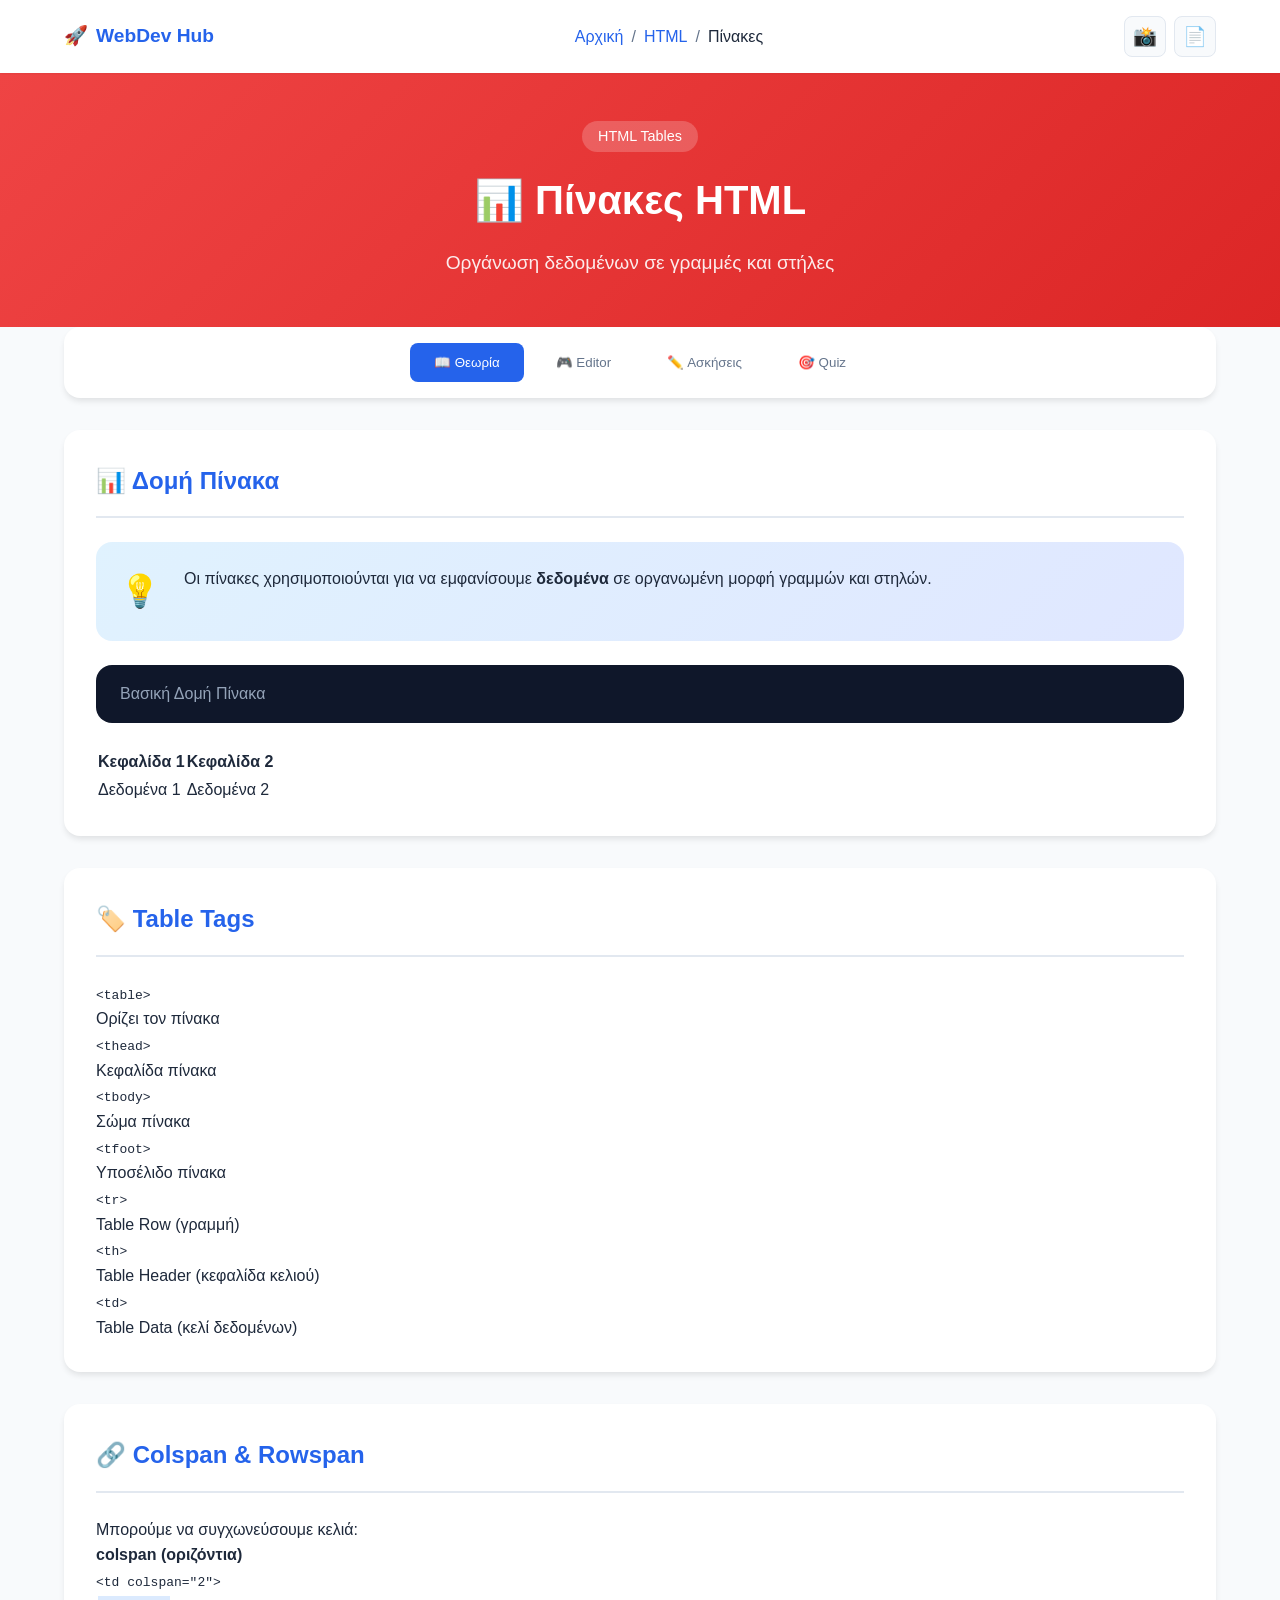
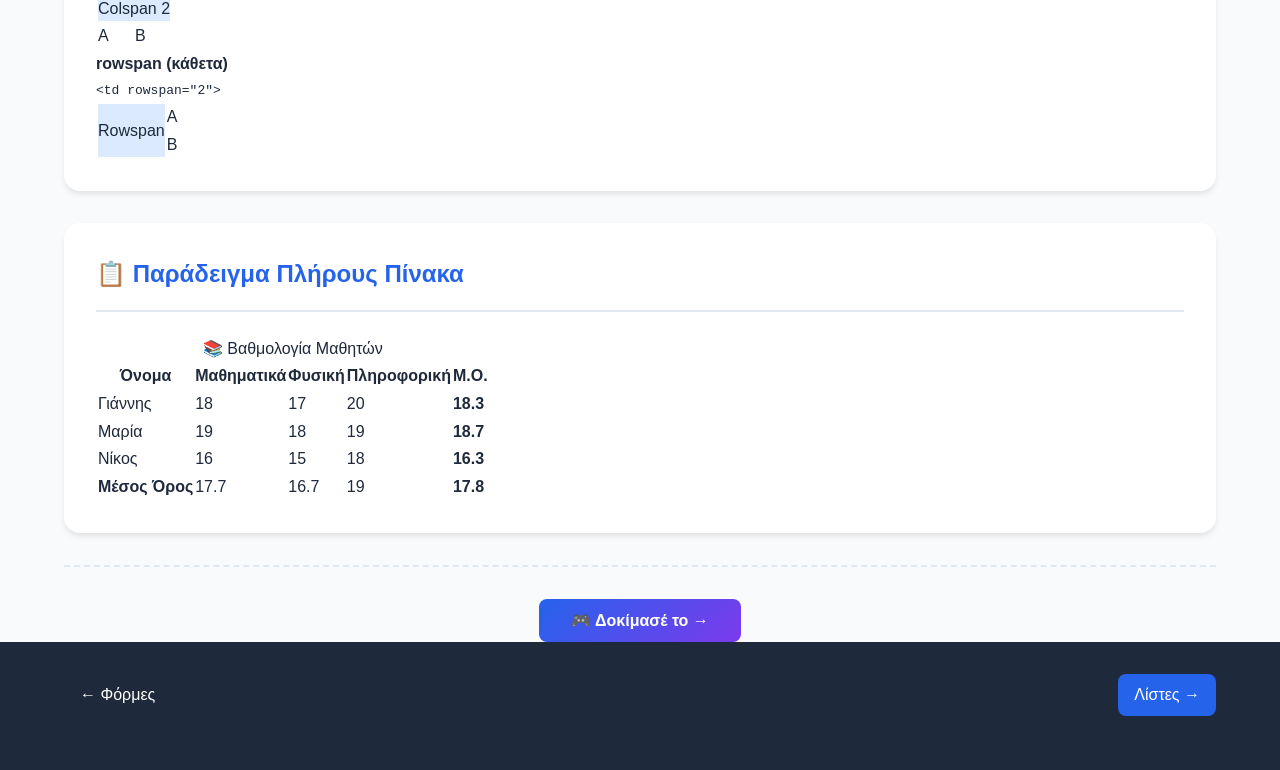
<file: 02-html/tables.html>
<!DOCTYPE html>
<html lang="el">
<head>
    <meta charset="UTF-8">
    <meta name="viewport" content="width=device-width, initial-scale=1.0">
    <title>Πίνακες HTML | WebDev Learning Hub</title>
    <link rel="stylesheet" href="../css/styles.css">
    <link rel="stylesheet" href="../css/lesson.css">
</head>
<body>
    <nav class="lesson-nav">
        <div class="container">
            <a href="../index.html" class="nav-logo"><span>🚀</span> WebDev Hub</a>
            <div class="nav-breadcrumb">
                <a href="../index.html">Αρχική</a> / <a href="index.html">HTML</a> / <span class="current">Πίνακες</span>
            </div>
            <div class="nav-actions">
                <button onclick="takeFullScreenshot()" class="btn-icon">📸</button>
                <button onclick="exportToPDF()" class="btn-icon">📄</button>
            </div>
        </div>
    </nav>

    <header class="lesson-header html-header">
        <div class="container">
            <div class="lesson-badge">HTML Tables</div>
            <h1>📊 Πίνακες HTML</h1>
            <p class="lesson-subtitle">Οργάνωση δεδομένων σε γραμμές και στήλες</p>
        </div>
    </header>

    <main class="lesson-content">
        <div class="container">
            
            <div class="tabs">
                <button class="tab-btn active" onclick="showTab('theory')">📖 Θεωρία</button>
                <button class="tab-btn" onclick="showTab('interactive')">🎮 Editor</button>
                <button class="tab-btn" onclick="showTab('exercises')">✏️ Ασκήσεις</button>
                <button class="tab-btn" onclick="showTab('quiz')">🎯 Quiz</button>
            </div>

            <!-- THEORY -->
            <section id="theory" class="tab-content active">
                <div class="theory-section">
                    <h2>📊 Δομή Πίνακα</h2>
                    
                    <div class="info-card">
                        <div class="info-icon">💡</div>
                        <div class="info-content">
                            <p>Οι πίνακες χρησιμοποιούνται για να εμφανίσουμε <strong>δεδομένα</strong> σε οργανωμένη μορφή γραμμών και στηλών.</p>
                        </div>
                    </div>

                    <div class="table-structure">
                        <div class="code-block-wrapper">
                            <div class="code-header"><span>Βασική Δομή Πίνακα</span></div>
                            <pre class="code-block"><code>&lt;table&gt;
    &lt;thead&gt;
        &lt;tr&gt;
            &lt;th&gt;Κεφαλίδα 1&lt;/th&gt;
            &lt;th&gt;Κεφαλίδα 2&lt;/th&gt;
        &lt;/tr&gt;
    &lt;/thead&gt;
    &lt;tbody&gt;
        &lt;tr&gt;
            &lt;td&gt;Δεδομένα 1&lt;/td&gt;
            &lt;td&gt;Δεδομένα 2&lt;/td&gt;
        &lt;/tr&gt;
    &lt;/tbody&gt;
&lt;/table&gt;</code></pre>
                        </div>
                        
                        <div class="table-demo">
                            <table class="demo-table">
                                <thead>
                                    <tr><th>Κεφαλίδα 1</th><th>Κεφαλίδα 2</th></tr>
                                </thead>
                                <tbody>
                                    <tr><td>Δεδομένα 1</td><td>Δεδομένα 2</td></tr>
                                </tbody>
                            </table>
                        </div>
                    </div>
                </div>

                <div class="theory-section">
                    <h2>🏷️ Table Tags</h2>
                    
                    <div class="tags-explanation">
                        <div class="tag-box">
                            <code>&lt;table&gt;</code>
                            <p>Ορίζει τον πίνακα</p>
                        </div>
                        <div class="tag-box">
                            <code>&lt;thead&gt;</code>
                            <p>Κεφαλίδα πίνακα</p>
                        </div>
                        <div class="tag-box">
                            <code>&lt;tbody&gt;</code>
                            <p>Σώμα πίνακα</p>
                        </div>
                        <div class="tag-box">
                            <code>&lt;tfoot&gt;</code>
                            <p>Υποσέλιδο πίνακα</p>
                        </div>
                        <div class="tag-box">
                            <code>&lt;tr&gt;</code>
                            <p>Table Row (γραμμή)</p>
                        </div>
                        <div class="tag-box">
                            <code>&lt;th&gt;</code>
                            <p>Table Header (κεφαλίδα κελιού)</p>
                        </div>
                        <div class="tag-box">
                            <code>&lt;td&gt;</code>
                            <p>Table Data (κελί δεδομένων)</p>
                        </div>
                    </div>
                </div>

                <div class="theory-section">
                    <h2>🔗 Colspan & Rowspan</h2>
                    
                    <p>Μπορούμε να συγχωνεύσουμε κελιά:</p>
                    
                    <div class="span-examples">
                        <div class="span-example">
                            <h4>colspan (οριζόντια)</h4>
                            <code>&lt;td colspan="2"&gt;</code>
                            <table class="demo-table small">
                                <tr><td colspan="2" style="background:#dbeafe;">Colspan 2</td></tr>
                                <tr><td>A</td><td>B</td></tr>
                            </table>
                        </div>
                        
                        <div class="span-example">
                            <h4>rowspan (κάθετα)</h4>
                            <code>&lt;td rowspan="2"&gt;</code>
                            <table class="demo-table small">
                                <tr><td rowspan="2" style="background:#dbeafe;">Rowspan</td><td>A</td></tr>
                                <tr><td>B</td></tr>
                            </table>
                        </div>
                    </div>
                </div>

                <div class="theory-section">
                    <h2>📋 Παράδειγμα Πλήρους Πίνακα</h2>
                    
                    <table class="demo-table full-example">
                        <caption>📚 Βαθμολογία Μαθητών</caption>
                        <thead>
                            <tr>
                                <th>Όνομα</th>
                                <th>Μαθηματικά</th>
                                <th>Φυσική</th>
                                <th>Πληροφορική</th>
                                <th>Μ.Ο.</th>
                            </tr>
                        </thead>
                        <tbody>
                            <tr>
                                <td>Γιάννης</td>
                                <td>18</td>
                                <td>17</td>
                                <td>20</td>
                                <td><strong>18.3</strong></td>
                            </tr>
                            <tr>
                                <td>Μαρία</td>
                                <td>19</td>
                                <td>18</td>
                                <td>19</td>
                                <td><strong>18.7</strong></td>
                            </tr>
                            <tr>
                                <td>Νίκος</td>
                                <td>16</td>
                                <td>15</td>
                                <td>18</td>
                                <td><strong>16.3</strong></td>
                            </tr>
                        </tbody>
                        <tfoot>
                            <tr>
                                <th>Μέσος Όρος</th>
                                <td>17.7</td>
                                <td>16.7</td>
                                <td>19</td>
                                <td><strong>17.8</strong></td>
                            </tr>
                        </tfoot>
                    </table>
                </div>

                <div class="next-section">
                    <button class="btn btn-primary" onclick="showTab('interactive')">🎮 Δοκίμασέ το →</button>
                </div>
            </section>

            <!-- INTERACTIVE -->
            <section id="interactive" class="tab-content">
                <h2>🎮 Δημιούργησε Πίνακες</h2>
                
                <div class="editor-container">
                    <div class="editor-header">
                        <h3>📝 Editor</h3>
                        <div class="editor-actions">
                            <button onclick="runCode()" class="btn btn-success">▶️ Εκτέλεση</button>
                            <button onclick="resetEditor()" class="btn btn-secondary">🔄 Reset</button>
                        </div>
                    </div>
                    
                    <div class="editor-main single-editor">
                        <div class="editor-panel active">
                            <textarea id="code-editor" spellcheck="false"><!DOCTYPE html>
<html lang="el">
<head>
    <meta charset="UTF-8">
    <title>Πίνακες HTML</title>
    <style>
        body {
            font-family: Arial, sans-serif;
            padding: 20px;
            background: #f0f4f8;
        }
        table {
            width: 100%;
            border-collapse: collapse;
            background: white;
            box-shadow: 0 5px 20px rgba(0,0,0,0.1);
            border-radius: 10px;
            overflow: hidden;
        }
        caption {
            padding: 15px;
            font-size: 1.3em;
            font-weight: bold;
            background: #2563eb;
            color: white;
        }
        th, td {
            padding: 12px 15px;
            text-align: left;
            border-bottom: 1px solid #e2e8f0;
        }
        th {
            background: #1e40af;
            color: white;
        }
        tr:hover {
            background: #f0f4f8;
        }
        tfoot {
            background: #f8fafc;
            font-weight: bold;
        }
    </style>
</head>
<body>
    <table>
        <caption>🛒 Λίστα Προϊόντων</caption>
        <thead>
            <tr>
                <th>Προϊόν</th>
                <th>Κατηγορία</th>
                <th>Τιμή</th>
                <th>Απόθεμα</th>
            </tr>
        </thead>
        <tbody>
            <tr>
                <td>Laptop</td>
                <td>Ηλεκτρονικά</td>
                <td>€899</td>
                <td>15</td>
            </tr>
            <tr>
                <td>Ακουστικά</td>
                <td>Ηλεκτρονικά</td>
                <td>€49</td>
                <td>50</td>
            </tr>
            <tr>
                <td>Πληκτρολόγιο</td>
                <td>Περιφερειακά</td>
                <td>€79</td>
                <td>25</td>
            </tr>
            <tr>
                <td>Ποντίκι</td>
                <td>Περιφερειακά</td>
                <td>€29</td>
                <td>40</td>
            </tr>
        </tbody>
        <tfoot>
            <tr>
                <td colspan="2">Σύνολο Προϊόντων:</td>
                <td colspan="2">4</td>
            </tr>
        </tfoot>
    </table>
</body>
</html></textarea>
                        </div>
                        <div class="preview-container">
                            <div class="preview-header"><h4>🖥️ Αποτέλεσμα</h4></div>
                            <iframe id="preview-frame"></iframe>
                        </div>
                    </div>
                </div>

                <div class="challenges-section">
                    <h3>🎯 Προκλήσεις:</h3>
                    <div class="mini-challenges">
                        <div class="mini-challenge">1️⃣ Πρόσθεσε μια νέα στήλη "Έκπτωση"</div>
                        <div class="mini-challenge">2️⃣ Πρόσθεσε 2 νέα προϊόντα</div>
                        <div class="mini-challenge">3️⃣ Χρησιμοποίησε colspan στο tfoot</div>
                        <div class="mini-challenge">4️⃣ Άλλαξε τα χρώματα του πίνακα</div>
                    </div>
                </div>
            </section>

            <!-- EXERCISES -->
            <section id="exercises" class="tab-content">
                <h2>✏️ Ασκήσεις</h2>
                
                <div class="exercise-item">
                    <div class="exercise-header">
                        <span class="exercise-number">1</span>
                        <h3>Ποιο tag κάνει τι;</h3>
                    </div>
                    
                    <div class="matching-simple">
                        <div class="match-row">
                            <code>&lt;tr&gt;</code>
                            <select class="match-select" data-correct="row">
                                <option value="">Επίλεξε...</option>
                                <option value="row">Γραμμή</option>
                                <option value="cell">Κελί</option>
                                <option value="header">Κεφαλίδα</option>
                            </select>
                        </div>
                        <div class="match-row">
                            <code>&lt;td&gt;</code>
                            <select class="match-select" data-correct="cell">
                                <option value="">Επίλεξε...</option>
                                <option value="row">Γραμμή</option>
                                <option value="cell">Κελί</option>
                                <option value="header">Κεφαλίδα</option>
                            </select>
                        </div>
                        <div class="match-row">
                            <code>&lt;th&gt;</code>
                            <select class="match-select" data-correct="header">
                                <option value="">Επίλεξε...</option>
                                <option value="row">Γραμμή</option>
                                <option value="cell">Κελί</option>
                                <option value="header">Κεφαλίδα κελιού</option>
                            </select>
                        </div>
                    </div>
                    <button onclick="checkExercise(1)" class="btn btn-primary">✅ Έλεγχος</button>
                    <div id="result-1" class="exercise-result"></div>
                </div>

                <div class="exercise-item">
                    <div class="exercise-header">
                        <span class="exercise-number">2</span>
                        <h3>Φτιάξε πίνακα ωρολογίου</h3>
                    </div>
                    <p>Δημιούργησε πίνακα με: Ώρα, Δευτέρα, Τρίτη, Τετάρτη και 3 γραμμές μαθημάτων</p>
                    
                    <textarea id="table-exercise" class="code-textarea" rows="12" placeholder="<table>...</table>"></textarea>
                    <div class="exercise-buttons">
                        <button onclick="previewTableExercise()" class="btn btn-success">▶️ Προεπισκόπηση</button>
                        <button onclick="checkTableExercise()" class="btn btn-primary">✅ Έλεγχος</button>
                    </div>
                    <div id="table-preview" class="exercise-preview"></div>
                    <div id="result-2" class="exercise-result"></div>
                </div>
            </section>

            <!-- QUIZ -->
            <section id="quiz" class="tab-content">
                <h2>🎯 Quiz</h2>
                <div id="quiz-container"></div>
                <div id="quiz-results" style="display:none;">
                    <div class="results-score"><span id="score-number">0</span>/5</div>
                    <div id="results-message"></div>
                    <button onclick="retakeQuiz()" class="btn btn-primary">🔄 Ξανά</button>
                </div>
            </section>

        </div>
    </main>

    <footer class="lesson-footer">
        <div class="container">
            <div class="footer-nav">
                <a href="forms.html" class="footer-link">← Φόρμες</a>
                <a href="lists.html" class="footer-link primary">Λίστες →</a>
            </div>
        </div>
    </footer>

    <script src="../js/main.js"></script>
    <script src="sub-script.js"></script>
    <script>
        const quizData = [
            {
                question: "Ποιο tag δημιουργεί πίνακα;",
                options: ["<tbl>", "<table>", "<grid>", "<tab>"],
                correct: 1
            },
            {
                question: "Το <tr> σημαίνει:",
                options: ["Table Row", "Table Right", "Table Reset", "Text Row"],
                correct: 0
            },
            {
                question: "Η διαφορά <th> και <td>:",
                options: ["Καμία", "th=header, td=data", "th=κόκκινο", "td=header"],
                correct: 1
            },
            {
                question: "Το colspan='3' κάνει:",
                options: ["3 στήλες", "Συγχωνεύει 3 κελιά οριζόντια", "3 γραμμές", "Τίποτα"],
                correct: 1
            },
            {
                question: "Το <thead> περιέχει:",
                options: ["Δεδομένα", "Κεφαλίδες στηλών", "Υποσέλιδο", "Εικόνες"],
                correct: 1
            }
        ];
        initQuiz(quizData);
    </script>
</body>
</html>
</file>
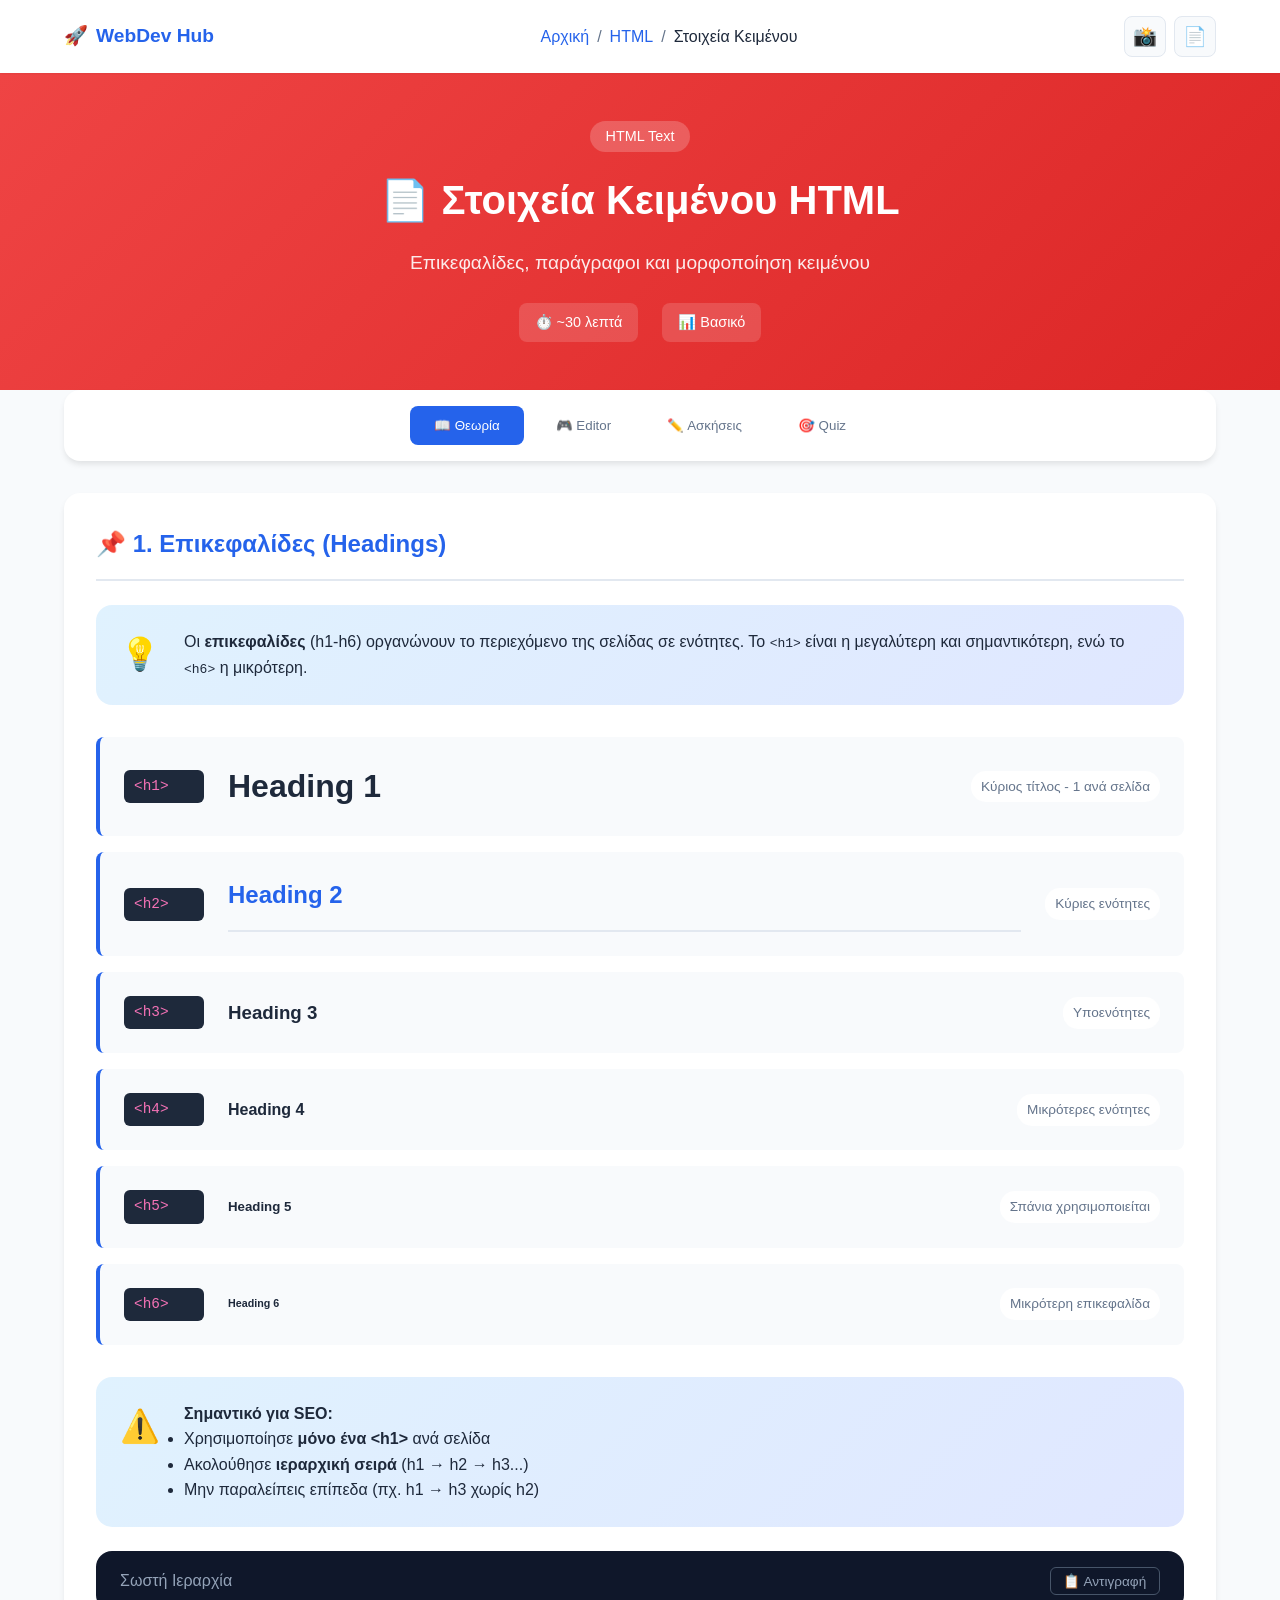
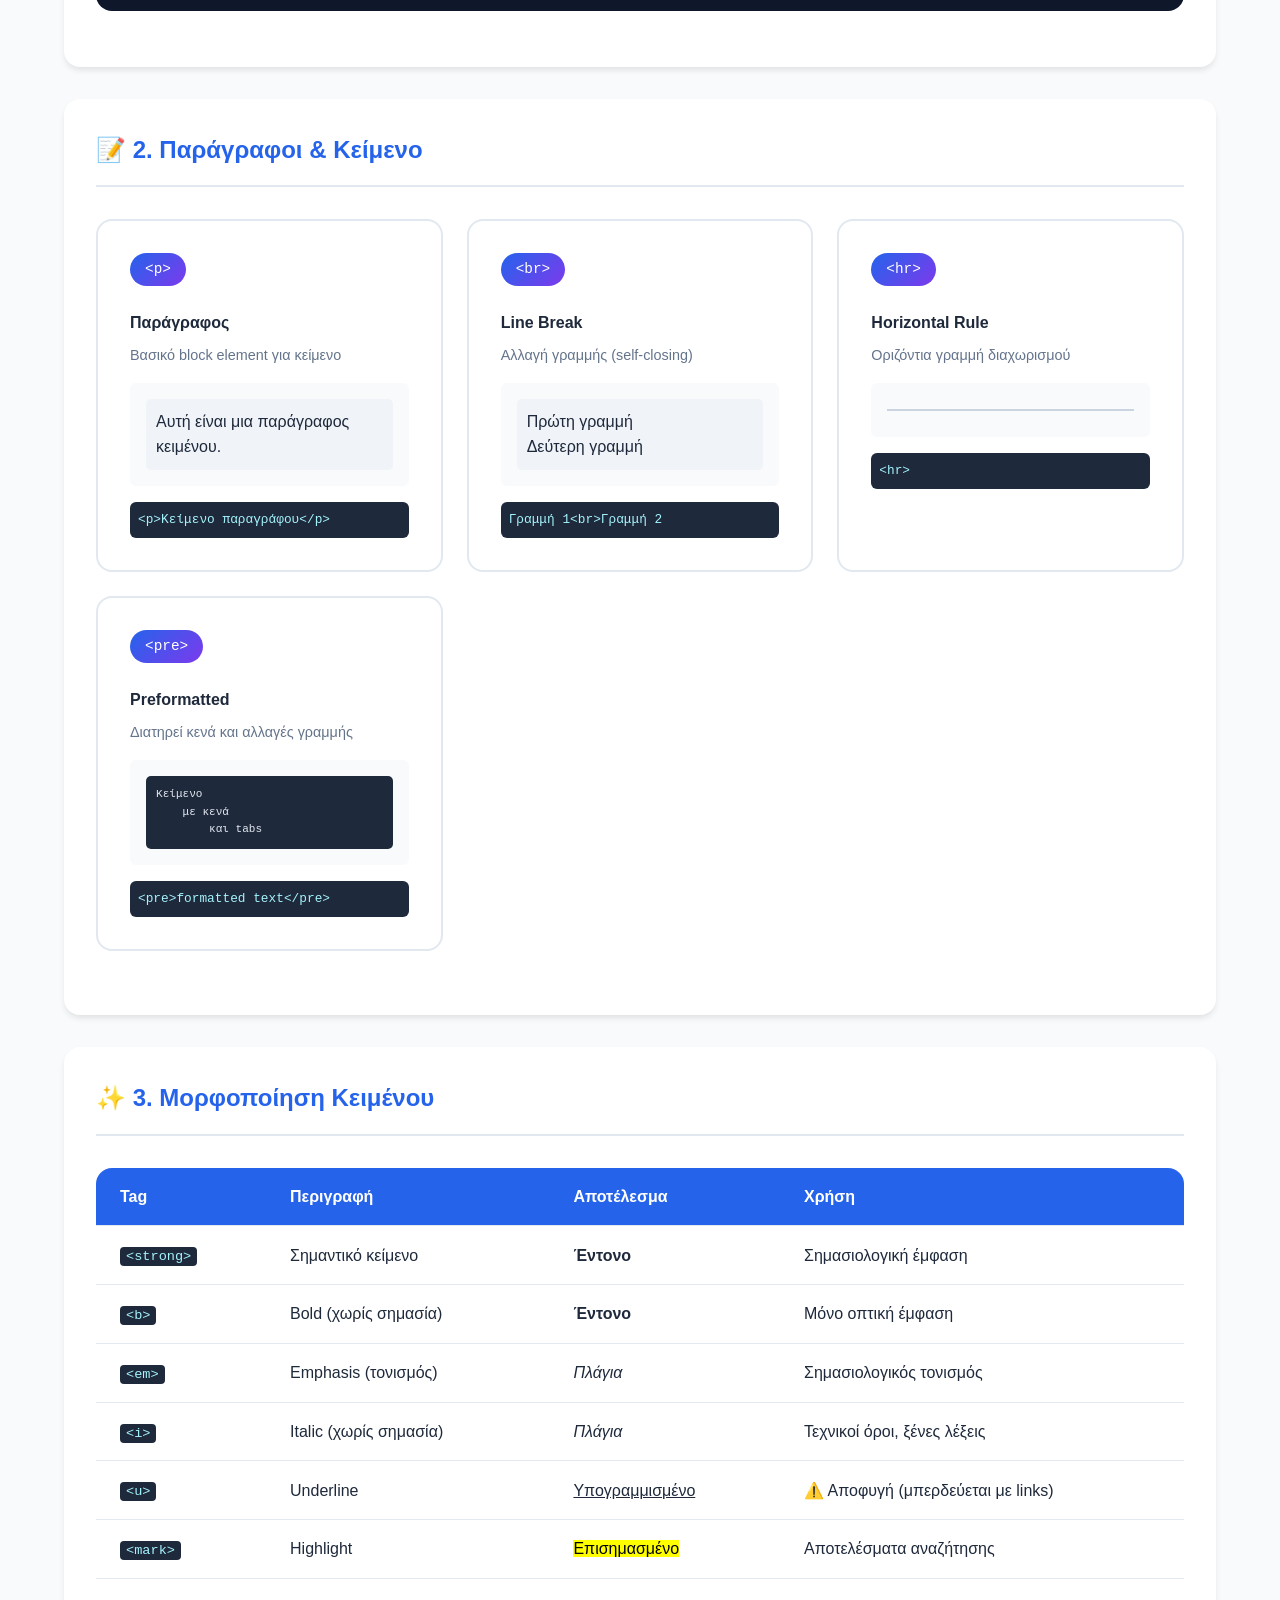
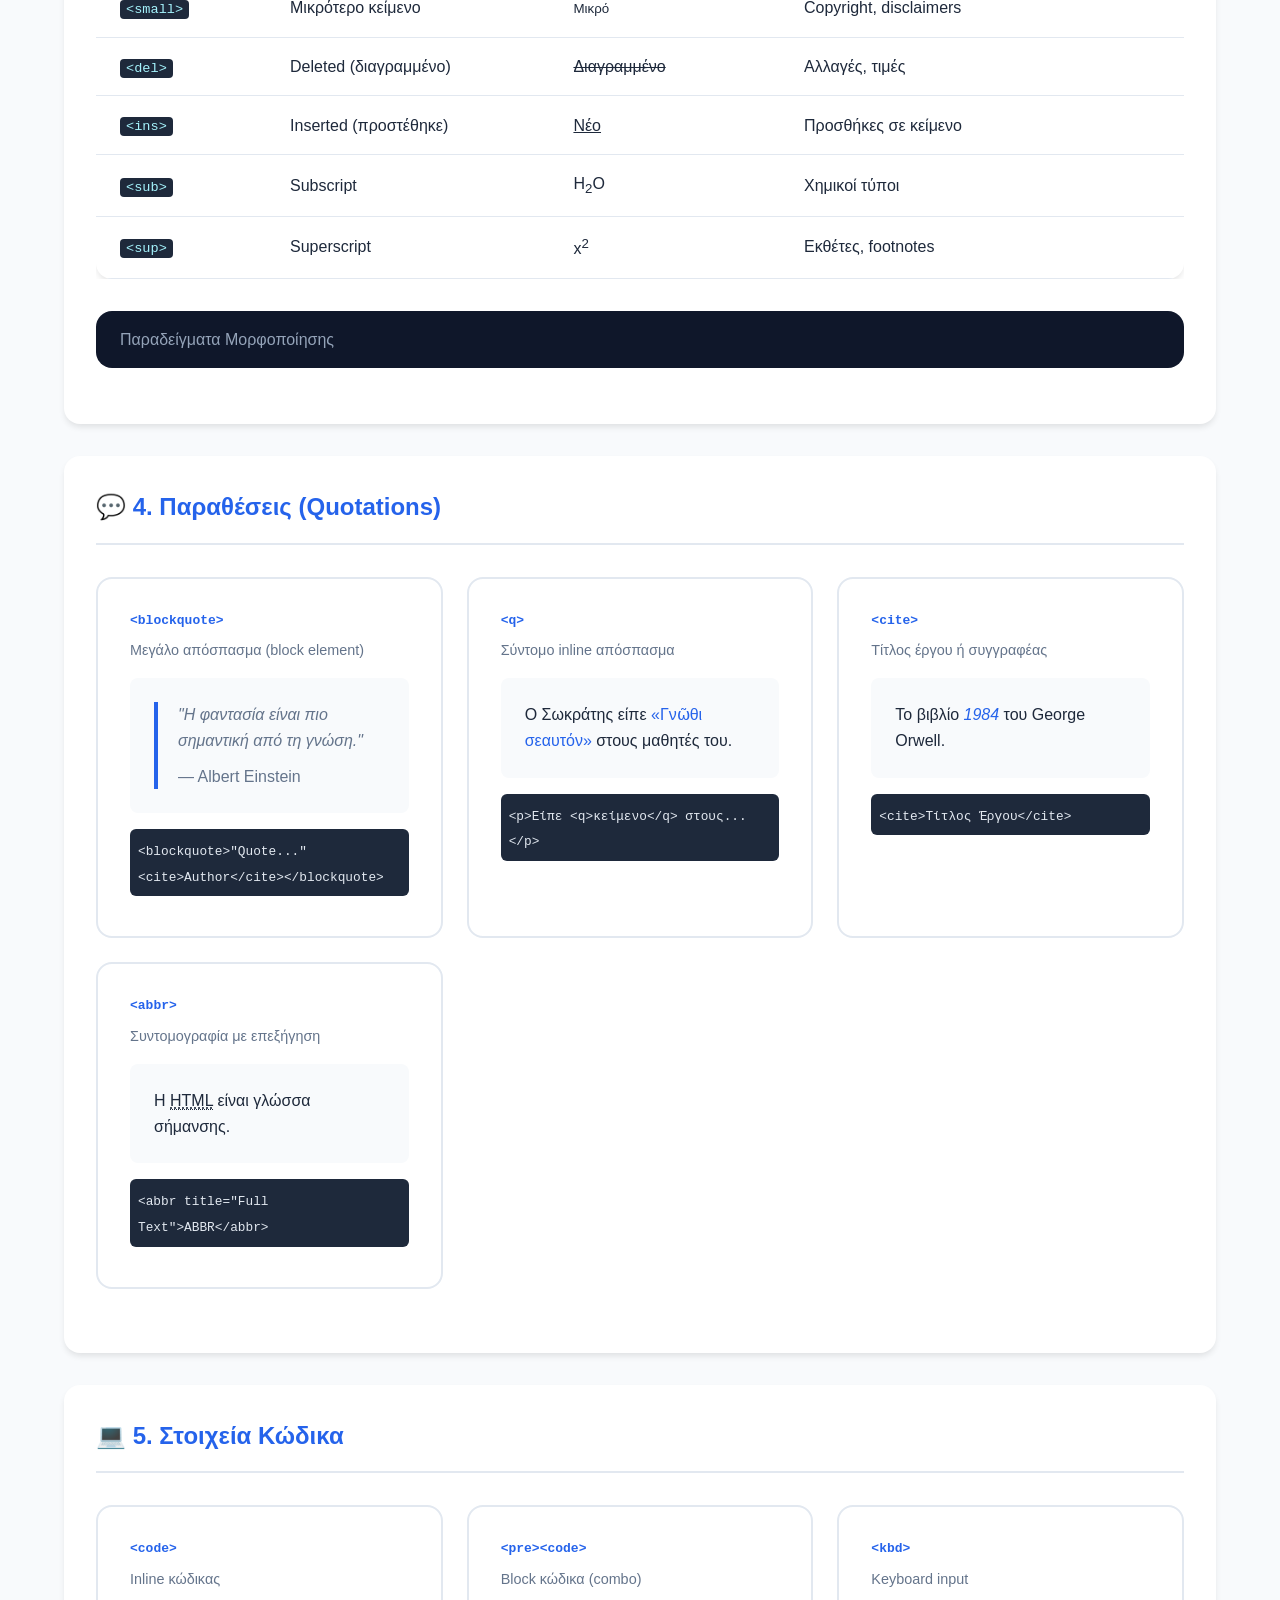
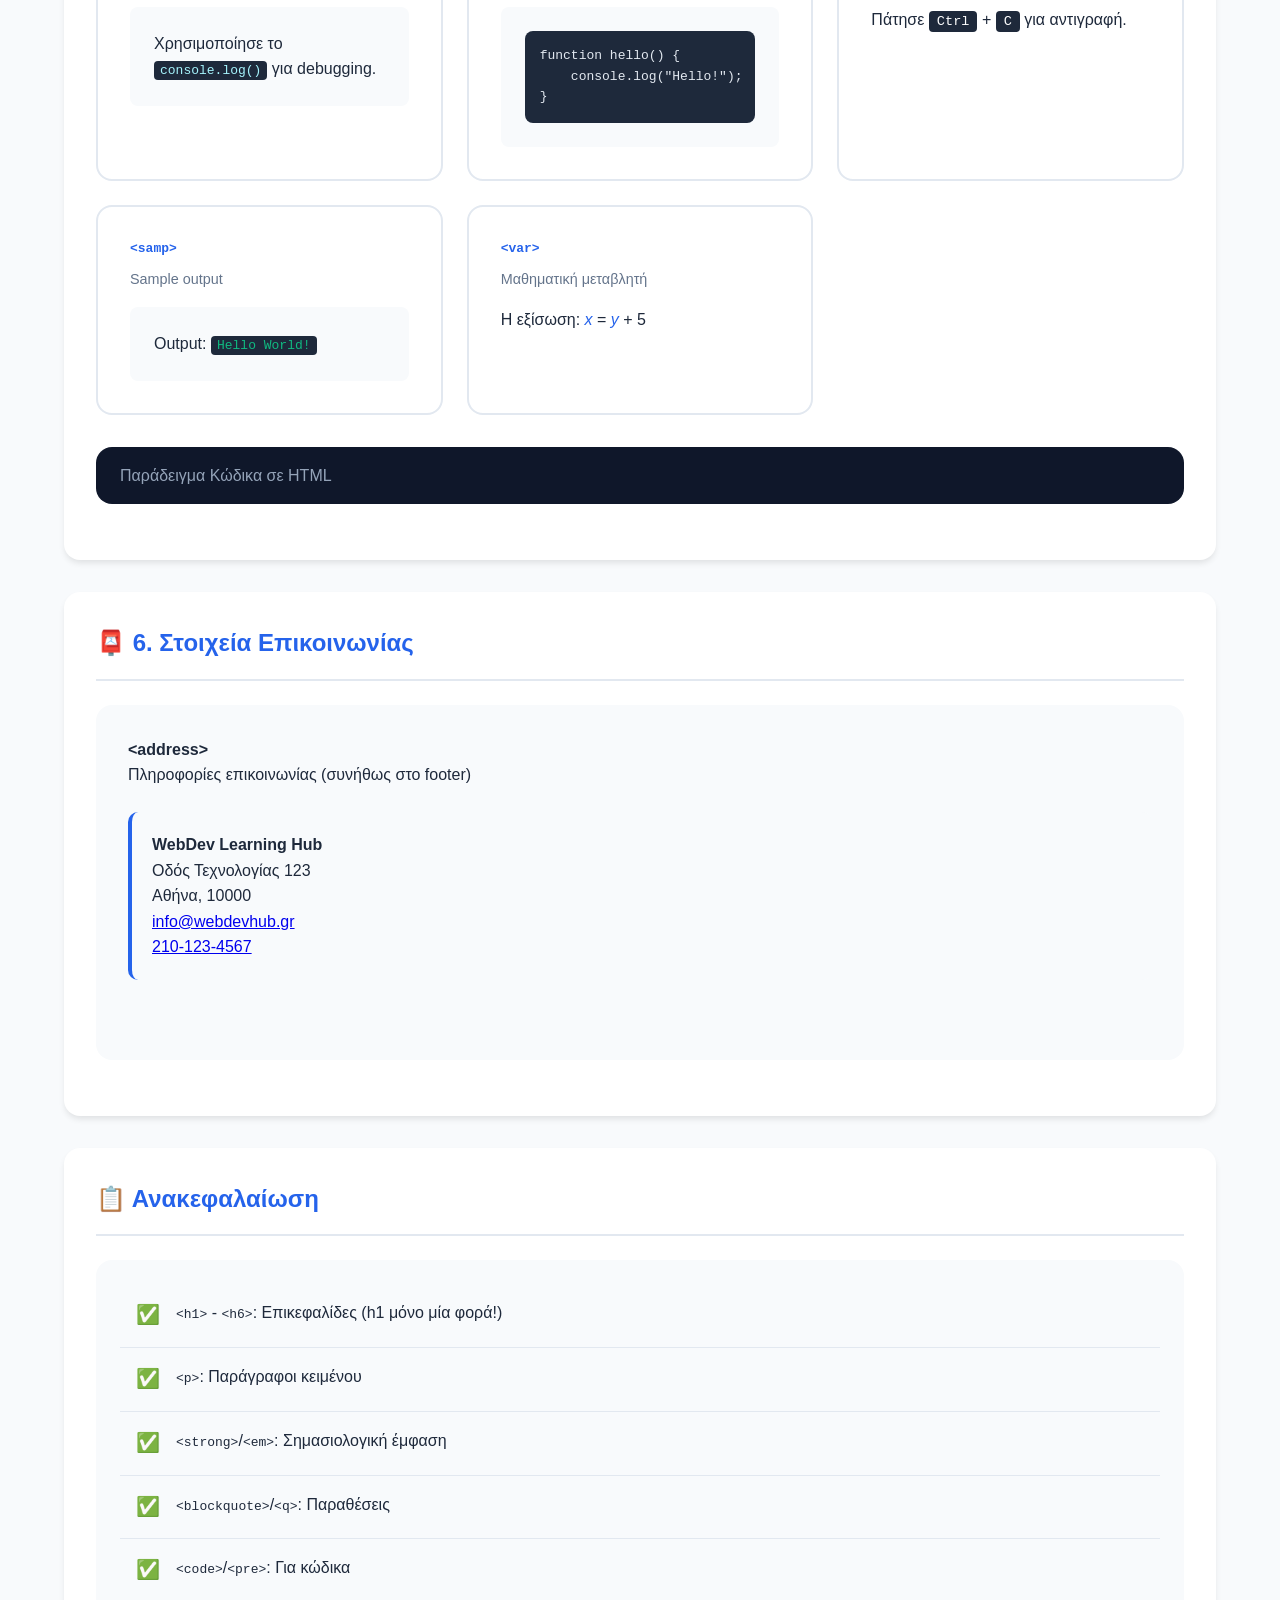
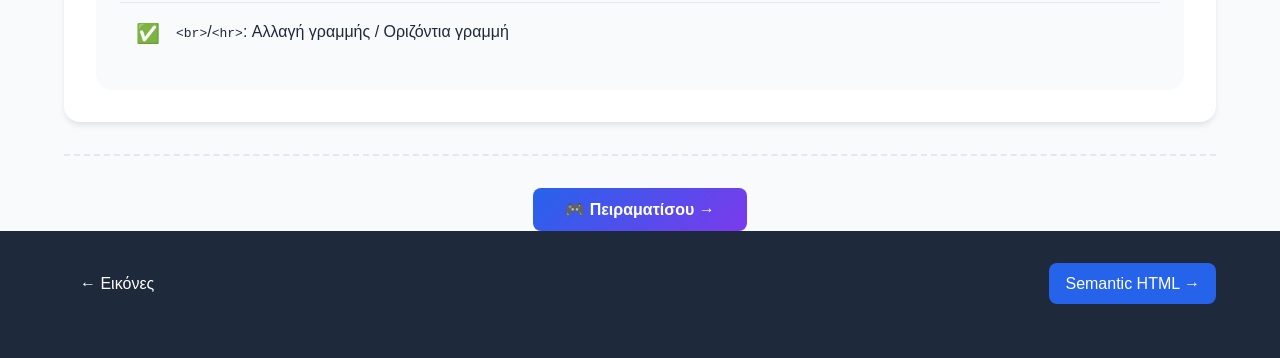
<file: 02-html/text-elements.html>
<!DOCTYPE html>
<html lang="el">
<head>
    <meta charset="UTF-8">
    <meta name="viewport" content="width=device-width, initial-scale=1.0">
    <title>Στοιχεία Κειμένου HTML | WebDev Learning Hub</title>
    <link rel="stylesheet" href="../css/styles.css">
    <link rel="stylesheet" href="../css/lesson.css">
</head>
<body>
    <!-- Navigation -->
    <nav class="lesson-nav">
        <div class="container">
            <a href="../index.html" class="nav-logo"><span>🚀</span> WebDev Hub</a>
            <div class="nav-breadcrumb">
                <a href="../index.html">Αρχική</a> / <a href="index.html">HTML</a> / <span class="current">Στοιχεία Κειμένου</span>
            </div>
            <div class="nav-actions">
                <button onclick="takeFullScreenshot()" class="btn-icon">📸</button>
                <button onclick="exportToPDF()" class="btn-icon">📄</button>
            </div>
        </div>
    </nav>

    <!-- Header -->
    <header class="lesson-header html-header">
        <div class="container">
            <div class="lesson-badge">HTML Text</div>
            <h1>📄 Στοιχεία Κειμένου HTML</h1>
            <p class="lesson-subtitle">Επικεφαλίδες, παράγραφοι και μορφοποίηση κειμένου</p>
            <div class="lesson-meta">
                <span class="meta-item">⏱️ ~30 λεπτά</span>
                <span class="meta-item">📊 Βασικό</span>
            </div>
        </div>
    </header>

    <!-- Main Content -->
    <main class="lesson-content">
        <div class="container">
            
            <!-- Tabs -->
            <div class="tabs">
                <button class="tab-btn active" onclick="showTab('theory')">📖 Θεωρία</button>
                <button class="tab-btn" onclick="showTab('interactive')">🎮 Editor</button>
                <button class="tab-btn" onclick="showTab('exercises')">✏️ Ασκήσεις</button>
                <button class="tab-btn" onclick="showTab('quiz')">🎯 Quiz</button>
            </div>

            <!-- ============================================ -->
            <!-- THEORY TAB -->
            <!-- ============================================ -->
            <section id="theory" class="tab-content active">
                
                <!-- Headings Section -->
                <div class="theory-section">
                    <h2>📌 1. Επικεφαλίδες (Headings)</h2>
                    
                    <div class="info-card">
                        <div class="info-icon">💡</div>
                        <div class="info-content">
                            <p>Οι <strong>επικεφαλίδες</strong> (h1-h6) οργανώνουν το περιεχόμενο της σελίδας σε ενότητες. Το <code>&lt;h1&gt;</code> είναι η μεγαλύτερη και σημαντικότερη, ενώ το <code>&lt;h6&gt;</code> η μικρότερη.</p>
                        </div>
                    </div>

                    <div class="headings-showcase">
                        <div class="heading-item">
                            <code>&lt;h1&gt;</code>
                            <h1 style="margin:0;font-size:2em;">Heading 1</h1>
                            <span class="heading-info">Κύριος τίτλος - 1 ανά σελίδα</span>
                        </div>
                        <div class="heading-item">
                            <code>&lt;h2&gt;</code>
                            <h2 style="margin:0;font-size:1.5em;">Heading 2</h2>
                            <span class="heading-info">Κύριες ενότητες</span>
                        </div>
                        <div class="heading-item">
                            <code>&lt;h3&gt;</code>
                            <h3 style="margin:0;font-size:1.17em;">Heading 3</h3>
                            <span class="heading-info">Υποενότητες</span>
                        </div>
                        <div class="heading-item">
                            <code>&lt;h4&gt;</code>
                            <h4 style="margin:0;font-size:1em;">Heading 4</h4>
                            <span class="heading-info">Μικρότερες ενότητες</span>
                        </div>
                        <div class="heading-item">
                            <code>&lt;h5&gt;</code>
                            <h5 style="margin:0;font-size:0.83em;">Heading 5</h5>
                            <span class="heading-info">Σπάνια χρησιμοποιείται</span>
                        </div>
                        <div class="heading-item">
                            <code>&lt;h6&gt;</code>
                            <h6 style="margin:0;font-size:0.67em;">Heading 6</h6>
                            <span class="heading-info">Μικρότερη επικεφαλίδα</span>
                        </div>
                    </div>

                    <div class="info-card warning">
                        <div class="info-icon">⚠️</div>
                        <div class="info-content">
                            <p><strong>Σημαντικό για SEO:</strong></p>
                            <ul>
                                <li>Χρησιμοποίησε <strong>μόνο ένα &lt;h1&gt;</strong> ανά σελίδα</li>
                                <li>Ακολούθησε <strong>ιεραρχική σειρά</strong> (h1 → h2 → h3...)</li>
                                <li>Μην παραλείπεις επίπεδα (πχ. h1 → h3 χωρίς h2)</li>
                            </ul>
                        </div>
                    </div>

                    <div class="code-block-wrapper">
                        <div class="code-header">
                            <span>Σωστή Ιεραρχία</span>
                            <button onclick="copyCode(this)" class="copy-btn">📋 Αντιγραφή</button>
                        </div>
                        <pre class="code-block"><code>&lt;h1&gt;Τίτλος Σελίδας&lt;/h1&gt;

&lt;h2&gt;Ενότητα 1&lt;/h2&gt;
    &lt;h3&gt;Υποενότητα 1.1&lt;/h3&gt;
    &lt;h3&gt;Υποενότητα 1.2&lt;/h3&gt;

&lt;h2&gt;Ενότητα 2&lt;/h2&gt;
    &lt;h3&gt;Υποενότητα 2.1&lt;/h3&gt;
        &lt;h4&gt;Λεπτομέρεια 2.1.1&lt;/h4&gt;</code></pre>
                    </div>
                </div>

                <!-- Paragraphs Section -->
                <div class="theory-section">
                    <h2>📝 2. Παράγραφοι & Κείμενο</h2>
                    
                    <div class="text-elements-grid">
                        <div class="text-element-card">
                            <div class="element-tag">&lt;p&gt;</div>
                            <h4>Παράγραφος</h4>
                            <p>Βασικό block element για κείμενο</p>
                            <div class="element-demo">
                                <p style="margin:0;padding:10px;background:#f0f4f8;border-radius:5px;">Αυτή είναι μια παράγραφος κειμένου.</p>
                            </div>
                            <code>&lt;p&gt;Κείμενο παραγράφου&lt;/p&gt;</code>
                        </div>

                        <div class="text-element-card">
                            <div class="element-tag">&lt;br&gt;</div>
                            <h4>Line Break</h4>
                            <p>Αλλαγή γραμμής (self-closing)</p>
                            <div class="element-demo">
                                <p style="margin:0;padding:10px;background:#f0f4f8;border-radius:5px;">Πρώτη γραμμή<br>Δεύτερη γραμμή</p>
                            </div>
                            <code>Γραμμή 1&lt;br&gt;Γραμμή 2</code>
                        </div>

                        <div class="text-element-card">
                            <div class="element-tag">&lt;hr&gt;</div>
                            <h4>Horizontal Rule</h4>
                            <p>Οριζόντια γραμμή διαχωρισμού</p>
                            <div class="element-demo">
                                <hr style="margin:10px 0;border:none;border-top:2px solid #cbd5e1;">
                            </div>
                            <code>&lt;hr&gt;</code>
                        </div>

                        <div class="text-element-card">
                            <div class="element-tag">&lt;pre&gt;</div>
                            <h4>Preformatted</h4>
                            <p>Διατηρεί κενά και αλλαγές γραμμής</p>
                            <div class="element-demo">
                                <pre style="margin:0;padding:10px;background:#1e293b;color:#e2e8f0;border-radius:5px;font-size:0.85em;">Κείμενο
    με κενά
        και tabs</pre>
                            </div>
                            <code>&lt;pre&gt;formatted text&lt;/pre&gt;</code>
                        </div>
                    </div>
                </div>

                <!-- Text Formatting Section -->
                <div class="theory-section">
                    <h2>✨ 3. Μορφοποίηση Κειμένου</h2>
                    
                    <div class="formatting-table">
                        <table class="styled-table">
                            <thead>
                                <tr>
                                    <th>Tag</th>
                                    <th>Περιγραφή</th>
                                    <th>Αποτέλεσμα</th>
                                    <th>Χρήση</th>
                                </tr>
                            </thead>
                            <tbody>
                                <tr>
                                    <td><code>&lt;strong&gt;</code></td>
                                    <td>Σημαντικό κείμενο</td>
                                    <td><strong>Έντονο</strong></td>
                                    <td>Σημασιολογική έμφαση</td>
                                </tr>
                                <tr>
                                    <td><code>&lt;b&gt;</code></td>
                                    <td>Bold (χωρίς σημασία)</td>
                                    <td><b>Έντονο</b></td>
                                    <td>Μόνο οπτική έμφαση</td>
                                </tr>
                                <tr>
                                    <td><code>&lt;em&gt;</code></td>
                                    <td>Emphasis (τονισμός)</td>
                                    <td><em>Πλάγια</em></td>
                                    <td>Σημασιολογικός τονισμός</td>
                                </tr>
                                <tr>
                                    <td><code>&lt;i&gt;</code></td>
                                    <td>Italic (χωρίς σημασία)</td>
                                    <td><i>Πλάγια</i></td>
                                    <td>Τεχνικοί όροι, ξένες λέξεις</td>
                                </tr>
                                <tr>
                                    <td><code>&lt;u&gt;</code></td>
                                    <td>Underline</td>
                                    <td><u>Υπογραμμισμένο</u></td>
                                    <td>⚠️ Αποφυγή (μπερδεύεται με links)</td>
                                </tr>
                                <tr>
                                    <td><code>&lt;mark&gt;</code></td>
                                    <td>Highlight</td>
                                    <td><mark>Επισημασμένο</mark></td>
                                    <td>Αποτελέσματα αναζήτησης</td>
                                </tr>
                                <tr>
                                    <td><code>&lt;small&gt;</code></td>
                                    <td>Μικρότερο κείμενο</td>
                                    <td><small>Μικρό</small></td>
                                    <td>Copyright, disclaimers</td>
                                </tr>
                                <tr>
                                    <td><code>&lt;del&gt;</code></td>
                                    <td>Deleted (διαγραμμένο)</td>
                                    <td><del>Διαγραμμένο</del></td>
                                    <td>Αλλαγές, τιμές</td>
                                </tr>
                                <tr>
                                    <td><code>&lt;ins&gt;</code></td>
                                    <td>Inserted (προστέθηκε)</td>
                                    <td><ins>Νέο</ins></td>
                                    <td>Προσθήκες σε κείμενο</td>
                                </tr>
                                <tr>
                                    <td><code>&lt;sub&gt;</code></td>
                                    <td>Subscript</td>
                                    <td>H<sub>2</sub>O</td>
                                    <td>Χημικοί τύποι</td>
                                </tr>
                                <tr>
                                    <td><code>&lt;sup&gt;</code></td>
                                    <td>Superscript</td>
                                    <td>x<sup>2</sup></td>
                                    <td>Εκθέτες, footnotes</td>
                                </tr>
                            </tbody>
                        </table>
                    </div>

                    <div class="code-block-wrapper">
                        <div class="code-header"><span>Παραδείγματα Μορφοποίησης</span></div>
                        <pre class="code-block"><code>&lt;p&gt;Αυτό είναι &lt;strong&gt;πολύ σημαντικό&lt;/strong&gt; κείμενο.&lt;/p&gt;

&lt;p&gt;Η λέξη &lt;em&gt;emphasis&lt;/em&gt; σημαίνει τονισμός.&lt;/p&gt;

&lt;p&gt;Τιμή: &lt;del&gt;50€&lt;/del&gt; &lt;ins&gt;35€&lt;/ins&gt;&lt;/p&gt;

&lt;p&gt;Η χημική φόρμουλα του νερού είναι H&lt;sub&gt;2&lt;/sub&gt;O&lt;/p&gt;

&lt;p&gt;Η εξίσωση: E = mc&lt;sup&gt;2&lt;/sup&gt;&lt;/p&gt;

&lt;p&gt;&lt;mark&gt;Αυτό είναι highlighted&lt;/mark&gt; κείμενο.&lt;/p&gt;</code></pre>
                    </div>
                </div>

                <!-- Quotations Section -->
                <div class="theory-section">
                    <h2>💬 4. Παραθέσεις (Quotations)</h2>
                    
                    <div class="quotations-grid">
                        <div class="quote-type-card">
                            <h4>&lt;blockquote&gt;</h4>
                            <p>Μεγάλο απόσπασμα (block element)</p>
                            <div class="quote-demo">
                                <blockquote style="border-left:4px solid #2563eb;padding-left:20px;margin:0;color:#64748b;font-style:italic;">
                                    "Η φαντασία είναι πιο σημαντική από τη γνώση."
                                    <cite style="display:block;margin-top:10px;font-style:normal;">— Albert Einstein</cite>
                                </blockquote>
                            </div>
                            <div class="code-example-small">
                                <code>&lt;blockquote&gt;"Quote..."&lt;cite&gt;Author&lt;/cite&gt;&lt;/blockquote&gt;</code>
                            </div>
                        </div>

                        <div class="quote-type-card">
                            <h4>&lt;q&gt;</h4>
                            <p>Σύντομο inline απόσπασμα</p>
                            <div class="quote-demo">
                                <p style="margin:0;">Ο Σωκράτης είπε <q style="color:#2563eb;">Γνῶθι σεαυτόν</q> στους μαθητές του.</p>
                            </div>
                            <div class="code-example-small">
                                <code>&lt;p&gt;Είπε &lt;q&gt;κείμενο&lt;/q&gt; στους...&lt;/p&gt;</code>
                            </div>
                        </div>

                        <div class="quote-type-card">
                            <h4>&lt;cite&gt;</h4>
                            <p>Τίτλος έργου ή συγγραφέας</p>
                            <div class="quote-demo">
                                <p style="margin:0;">Το βιβλίο <cite style="font-style:italic;color:#2563eb;">1984</cite> του George Orwell.</p>
                            </div>
                            <div class="code-example-small">
                                <code>&lt;cite&gt;Τίτλος Έργου&lt;/cite&gt;</code>
                            </div>
                        </div>

                        <div class="quote-type-card">
                            <h4>&lt;abbr&gt;</h4>
                            <p>Συντομογραφία με επεξήγηση</p>
                            <div class="quote-demo">
                                <p style="margin:0;">Η <abbr title="HyperText Markup Language" style="border-bottom:1px dotted;cursor:help;">HTML</abbr> είναι γλώσσα σήμανσης.</p>
                            </div>
                            <div class="code-example-small">
                                <code>&lt;abbr title="Full Text"&gt;ABBR&lt;/abbr&gt;</code>
                            </div>
                        </div>
                    </div>
                </div>

                <!-- Code Elements Section -->
                <div class="theory-section">
                    <h2>💻 5. Στοιχεία Κώδικα</h2>
                    
                    <div class="code-elements-grid">
                        <div class="code-element-card">
                            <h4>&lt;code&gt;</h4>
                            <p>Inline κώδικας</p>
                            <div class="element-demo dark">
                                Χρησιμοποίησε το <code style="background:#1e293b;color:#a5f3fc;padding:2px 6px;border-radius:4px;">console.log()</code> για debugging.
                            </div>
                        </div>

                        <div class="code-element-card">
                            <h4>&lt;pre&gt;&lt;code&gt;</h4>
                            <p>Block κώδικα (combo)</p>
                            <div class="element-demo dark">
                                <pre style="background:#1e293b;color:#e2e8f0;padding:15px;border-radius:8px;margin:0;"><code>function hello() {
    console.log("Hello!");
}</code></pre>
                            </div>
                        </div>

                        <div class="code-element-card">
                            <h4>&lt;kbd&gt;</h4>
                            <p>Keyboard input</p>
                            <div class="element-demo">
                                Πάτησε <kbd style="background:#1e293b;color:white;padding:3px 8px;border-radius:4px;font-family:monospace;">Ctrl</kbd> + <kbd style="background:#1e293b;color:white;padding:3px 8px;border-radius:4px;font-family:monospace;">C</kbd> για αντιγραφή.
                            </div>
                        </div>

                        <div class="code-element-card">
                            <h4>&lt;samp&gt;</h4>
                            <p>Sample output</p>
                            <div class="element-demo dark">
                                <p style="margin:0;">Output: <samp style="background:#1e293b;color:#10b981;padding:2px 6px;border-radius:4px;">Hello World!</samp></p>
                            </div>
                        </div>

                        <div class="code-element-card">
                            <h4>&lt;var&gt;</h4>
                            <p>Μαθηματική μεταβλητή</p>
                            <div class="element-demo">
                                <p style="margin:0;">Η εξίσωση: <var style="font-style:italic;color:#2563eb;">x</var> = <var style="font-style:italic;color:#2563eb;">y</var> + 5</p>
                            </div>
                        </div>
                    </div>

                    <div class="code-block-wrapper">
                        <div class="code-header"><span>Παράδειγμα Κώδικα σε HTML</span></div>
                        <pre class="code-block"><code>&lt;!-- Inline code --&gt;
&lt;p&gt;Η συνάρτηση &lt;code&gt;alert()&lt;/code&gt; εμφανίζει μήνυμα.&lt;/p&gt;

&lt;!-- Block of code --&gt;
&lt;pre&gt;&lt;code&gt;
function greet(name) {
    return "Hello, " + name;
}
&lt;/code&gt;&lt;/pre&gt;

&lt;!-- Keyboard shortcuts --&gt;
&lt;p&gt;Πάτησε &lt;kbd&gt;Ctrl&lt;/kbd&gt; + &lt;kbd&gt;S&lt;/kbd&gt; για αποθήκευση.&lt;/p&gt;</code></pre>
                    </div>
                </div>

                <!-- Address & Contact Section -->
                <div class="theory-section">
                    <h2>📮 6. Στοιχεία Επικοινωνίας</h2>
                    
                    <div class="contact-element">
                        <h4>&lt;address&gt;</h4>
                        <p>Πληροφορίες επικοινωνίας (συνήθως στο footer)</p>
                        
                        <div class="address-demo">
                            <address style="font-style:normal;background:#f8fafc;padding:20px;border-radius:10px;border-left:4px solid #2563eb;">
                                <strong>WebDev Learning Hub</strong><br>
                                Οδός Τεχνολογίας 123<br>
                                Αθήνα, 10000<br>
                                <a href="mailto:info@webdevhub.gr">info@webdevhub.gr</a><br>
                                <a href="tel:+302101234567">210-123-4567</a>
                            </address>
                        </div>

                        <div class="code-block-wrapper">
                            <pre class="code-block"><code>&lt;address&gt;
    &lt;strong&gt;Όνομα Εταιρείας&lt;/strong&gt;&lt;br&gt;
    Διεύθυνση 123&lt;br&gt;
    Πόλη, ΤΚ&lt;br&gt;
    &lt;a href="mailto:email@example.com"&gt;email@example.com&lt;/a&gt;
&lt;/address&gt;</code></pre>
                        </div>
                    </div>
                </div>

                <!-- Summary -->
                <div class="theory-section">
                    <h2>📋 Ανακεφαλαίωση</h2>
                    
                    <div class="summary-box">
                        <div class="summary-item">
                            <span class="check">✅</span>
                            <p><code>&lt;h1&gt;</code> - <code>&lt;h6&gt;</code>: Επικεφαλίδες (h1 μόνο μία φορά!)</p>
                        </div>
                        <div class="summary-item">
                            <span class="check">✅</span>
                            <p><code>&lt;p&gt;</code>: Παράγραφοι κειμένου</p>
                        </div>
                        <div class="summary-item">
                            <span class="check">✅</span>
                            <p><code>&lt;strong&gt;</code>/<code>&lt;em&gt;</code>: Σημασιολογική έμφαση</p>
                        </div>
                        <div class="summary-item">
                            <span class="check">✅</span>
                            <p><code>&lt;blockquote&gt;</code>/<code>&lt;q&gt;</code>: Παραθέσεις</p>
                        </div>
                        <div class="summary-item">
                            <span class="check">✅</span>
                            <p><code>&lt;code&gt;</code>/<code>&lt;pre&gt;</code>: Για κώδικα</p>
                        </div>
                        <div class="summary-item">
                            <span class="check">✅</span>
                            <p><code>&lt;br&gt;</code>/<code>&lt;hr&gt;</code>: Αλλαγή γραμμής / Οριζόντια γραμμή</p>
                        </div>
                    </div>
                </div>

                <div class="next-section">
                    <button class="btn btn-primary" onclick="showTab('interactive')">🎮 Πειραματίσου →</button>
                </div>
            </section>

            <!-- ============================================ -->
            <!-- INTERACTIVE TAB -->
            <!-- ============================================ -->
            <section id="interactive" class="tab-content">
                <h2>🎮 Πειραματίσου με Κείμενο</h2>
                
                <div class="editor-container">
                    <div class="editor-header">
                        <h3>📝 Editor</h3>
                        <div class="editor-actions">
                            <button onclick="runCode()" class="btn btn-success">▶️ Εκτέλεση</button>
                            <button onclick="resetEditor()" class="btn btn-secondary">🔄 Reset</button>
                            <button onclick="saveCode()" class="btn btn-primary">💾 Αποθήκευση</button>
                        </div>
                    </div>
                    
                    <div class="editor-main single-editor">
                        <div class="editor-panel active">
                            <textarea id="code-editor" spellcheck="false"><!DOCTYPE html>
<html lang="el">
<head>
    <meta charset="UTF-8">
    <title>Στοιχεία Κειμένου</title>
    <style>
        body {
            font-family: 'Segoe UI', Arial, sans-serif;
            line-height: 1.8;
            padding: 30px;
            max-width: 800px;
            margin: 0 auto;
            background: #f8fafc;
            color: #1e293b;
        }
        
        h1 {
            color: #2563eb;
            border-bottom: 3px solid #2563eb;
            padding-bottom: 10px;
        }
        
        h2 {
            color: #1e40af;
            margin-top: 40px;
        }
        
        h3 { color: #3b82f6; }
        
        p {
            text-align: justify;
            margin-bottom: 15px;
        }
        
        blockquote {
            background: linear-gradient(135deg, #dbeafe, #e0e7ff);
            border-left: 5px solid #2563eb;
            padding: 20px 25px;
            margin: 20px 0;
            border-radius: 0 10px 10px 0;
            font-style: italic;
        }
        
        blockquote cite {
            display: block;
            margin-top: 10px;
            font-style: normal;
            color: #64748b;
        }
        
        code {
            background: #1e293b;
            color: #a5f3fc;
            padding: 2px 8px;
            border-radius: 4px;
            font-family: 'Consolas', monospace;
        }
        
        pre {
            background: #1e293b;
            color: #e2e8f0;
            padding: 20px;
            border-radius: 10px;
            overflow-x: auto;
        }
        
        pre code {
            background: none;
            padding: 0;
        }
        
        kbd {
            background: #374151;
            color: white;
            padding: 3px 8px;
            border-radius: 5px;
            font-family: 'Consolas', monospace;
            box-shadow: 0 2px 0 #1f2937;
        }
        
        mark {
            background: #fef08a;
            padding: 2px 5px;
            border-radius: 3px;
        }
        
        .price {
            font-size: 1.5em;
        }
        .price del { color: #ef4444; }
        .price ins { 
            color: #10b981; 
            text-decoration: none;
            font-weight: bold;
        }
        
        address {
            background: white;
            padding: 20px;
            border-radius: 10px;
            border-left: 4px solid #2563eb;
            font-style: normal;
            margin-top: 30px;
        }
        
        hr {
            border: none;
            height: 2px;
            background: linear-gradient(to right, #2563eb, #7c3aed);
            margin: 30px 0;
        }
    </style>
</head>
<body>
    <h1>📄 Μάθε HTML - Στοιχεία Κειμένου</h1>
    
    <p>
        Η <strong>HTML</strong> (HyperText Markup Language) είναι η τυπική γλώσσα
        για τη δημιουργία ιστοσελίδων. Σε αυτό το μάθημα θα δούμε πώς να 
        <em>μορφοποιούμε</em> κείμενο.
    </p>
    
    <h2>Γιατί είναι σημαντική η σωστή δομή;</h2>
    
    <p>
        Η σωστή χρήση των HTML elements βοηθά στην <mark>προσβασιμότητα</mark> 
        και στο <abbr title="Search Engine Optimization">SEO</abbr>.
    </p>
    
    <blockquote>
        "Η απλότητα είναι η απόλυτη πολυπλοκότητα."
        <cite>— Leonardo da Vinci</cite>
    </blockquote>
    
    <h2>Παράδειγμα Κώδικα</h2>
    
    <p>Για να εμφανίσεις μήνυμα στην κονσόλα, χρησιμοποίησε:</p>
    
    <pre><code>function sayHello(name) {
    console.log("Γεια σου, " + name + "!");
}

sayHello("Κόσμε");</code></pre>
    
    <p>
        Πάτησε <kbd>F12</kbd> για να ανοίξεις τα Developer Tools, 
        ή <kbd>Ctrl</kbd> + <kbd>Shift</kbd> + <kbd>I</kbd>.
    </p>
    
    <hr>
    
    <h2>Ειδική Προσφορά!</h2>
    
    <p class="price">
        Τιμή: <del>99€</del> <ins>49€</ins> 🎉
    </p>
    
    <h3>Χημική Φόρμουλα</h3>
    <p>
        Η χημική φόρμουλα του νερού είναι H<sub>2</sub>O, 
        ενώ η εξίσωση του Einstein είναι E = mc<sup>2</sup>.
    </p>
    
    <hr>
    
    <address>
        <strong>WebDev Learning Hub</strong><br>
        Λεωφόρος Τεχνολογίας 123<br>
        Αθήνα, 10000<br>
        📧 <a href="mailto:info@webdevhub.gr">info@webdevhub.gr</a><br>
        📞 <a href="tel:+302101234567">210-123-4567</a>
    </address>
</body>
</html></textarea>
                        </div>
                        <div class="preview-container">
                            <div class="preview-header">
                                <h4>🖥️ Αποτέλεσμα</h4>
                            </div>
                            <iframe id="preview-frame"></iframe>
                        </div>
                    </div>
                </div>

                <!-- Challenges -->
                <div class="challenges-section">
                    <h3>🎯 Προκλήσεις:</h3>
                    <div class="mini-challenges">
                        <div class="mini-challenge">1️⃣ Πρόσθεσε μια h3 υποενότητα</div>
                        <div class="mini-challenge">2️⃣ Πρόσθεσε δικό σου blockquote με αγαπημένο απόφθεγμα</div>
                        <div class="mini-challenge">3️⃣ Γράψε μια παράγραφο με &lt;strong&gt; και &lt;em&gt;</div>
                        <div class="mini-challenge">4️⃣ Πρόσθεσε ένα keyboard shortcut με &lt;kbd&gt;</div>
                        <div class="mini-challenge">5️⃣ Φτιάξε μια τιμή με &lt;del&gt; και &lt;ins&gt;</div>
                    </div>
                </div>

                <!-- Quick Reference -->
                <div class="quick-reference">
                    <h3>📋 Γρήγορη Αναφορά - Κάνε κλικ για εισαγωγή</h3>
                    <div class="reference-grid">
                        <div class="reference-item" onclick="insertTextCode('<h2>Τίτλος</h2>')">
                            <code>&lt;h2&gt;</code>
                            <span>Heading</span>
                        </div>
                        <div class="reference-item" onclick="insertTextCode('<p>Παράγραφος κειμένου</p>')">
                            <code>&lt;p&gt;</code>
                            <span>Paragraph</span>
                        </div>
                        <div class="reference-item" onclick="insertTextCode('<strong>σημαντικό</strong>')">
                            <code>&lt;strong&gt;</code>
                            <span>Bold</span>
                        </div>
                        <div class="reference-item" onclick="insertTextCode('<em>τονισμένο</em>')">
                            <code>&lt;em&gt;</code>
                            <span>Emphasis</span>
                        </div>
                        <div class="reference-item" onclick="insertTextCode('<mark>highlighted</mark>')">
                            <code>&lt;mark&gt;</code>
                            <span>Highlight</span>
                        </div>
                        <div class="reference-item" onclick="insertTextCode('<code>κώδικας</code>')">
                            <code>&lt;code&gt;</code>
                            <span>Code</span>
                        </div>
                        <div class="reference-item" onclick="insertTextCode('<blockquote>\n    &quot;Quote text&quot;\n    <cite>— Author</cite>\n</blockquote>')">
                            <code>&lt;blockquote&gt;</code>
                            <span>Quote</span>
                        </div>
                        <div class="reference-item" onclick="insertTextCode('<kbd>Ctrl</kbd>')">
                            <code>&lt;kbd&gt;</code>
                            <span>Keyboard</span>
                        </div>
                    </div>
                </div>
            </section>

            <!-- ============================================ -->
            <!-- EXERCISES TAB -->
            <!-- ============================================ -->
            <section id="exercises" class="tab-content">
                <h2>✏️ Ασκήσεις</h2>
                
                <!-- Exercise 1 -->
                <div class="exercise-item">
                    <div class="exercise-header">
                        <span class="exercise-number">1</span>
                        <h3>Αντιστοίχισε τα tags</h3>
                    </div>
                    <p>Ποιο tag χρησιμοποιείται για καθεμία περίπτωση;</p>
                    
                    <div class="matching-simple">
                        <div class="match-row">
                            <span>Κύριος τίτλος σελίδας</span>
                            <select class="match-select" data-correct="h1">
                                <option value="">Επίλεξε...</option>
                                <option value="h1">h1</option>
                                <option value="p">p</option>
                                <option value="strong">strong</option>
                                <option value="title">title</option>
                            </select>
                        </div>
                        <div class="match-row">
                            <span>Σημαντικό/Έντονο κείμενο</span>
                            <select class="match-select" data-correct="strong">
                                <option value="">Επίλεξε...</option>
                                <option value="b">b</option>
                                <option value="strong">strong</option>
                                <option value="em">em</option>
                                <option value="mark">mark</option>
                            </select>
                        </div>
                        <div class="match-row">
                            <span>Inline κώδικας</span>
                            <select class="match-select" data-correct="code">
                                <option value="">Επίλεξε...</option>
                                <option value="pre">pre</option>
                                <option value="code">code</option>
                                <option value="kbd">kbd</option>
                                <option value="var">var</option>
                            </select>
                        </div>
                        <div class="match-row">
                            <span>Μεγάλη παράθεση</span>
                            <select class="match-select" data-correct="blockquote">
                                <option value="">Επίλεξε...</option>
                                <option value="q">q</option>
                                <option value="cite">cite</option>
                                <option value="blockquote">blockquote</option>
                                <option value="quote">quote</option>
                            </select>
                        </div>
                        <div class="match-row">
                            <span>Keyboard shortcut</span>
                            <select class="match-select" data-correct="kbd">
                                <option value="">Επίλεξε...</option>
                                <option value="key">key</option>
                                <option value="code">code</option>
                                <option value="kbd">kbd</option>
                                <option value="button">button</option>
                            </select>
                        </div>
                    </div>
                    <button onclick="checkExercise(1)" class="btn btn-primary">✅ Έλεγχος</button>
                    <div id="result-1" class="exercise-result"></div>
                </div>

                <!-- Exercise 2 -->
                <div class="exercise-item">
                    <div class="exercise-header">
                        <span class="exercise-number">2</span>
                        <h3>Συμπλήρωσε τα κενά</h3>
                    </div>
                    
                    <div class="fill-code">
                        <pre><code>&lt;!-- Κύριος τίτλος --&gt;
&lt;<input type="text" class="code-input" data-answer="h1" size="2">&gt;Μάθε HTML&lt;/h1&gt;

&lt;!-- Παράγραφος με έντονο κείμενο --&gt;
&lt;p&gt;Η HTML είναι &lt;<input type="text" class="code-input" data-answer="strong" size="6">&gt;σημαντική&lt;/strong&gt;!&lt;/p&gt;

&lt;!-- Highlighted text --&gt;
&lt;p&gt;Αυτό είναι &lt;<input type="text" class="code-input" data-answer="mark" size="4">&gt;σημαδεμένο&lt;/mark&gt; κείμενο.&lt;/p&gt;

&lt;!-- Subscript --&gt;
&lt;p&gt;H&lt;<input type="text" class="code-input" data-answer="sub" size="3">&gt;2&lt;/sub&gt;O είναι το νερό.&lt;/p&gt;</code></pre>
                    </div>
                    <button onclick="checkExercise(2)" class="btn btn-primary">✅ Έλεγχος</button>
                    <div id="result-2" class="exercise-result"></div>
                </div>

                <!-- Exercise 3 -->
                <div class="exercise-item">
                    <div class="exercise-header">
                        <span class="exercise-number">3</span>
                        <h3>Γράψε ένα άρθρο</h3>
                    </div>
                    <p>Δημιούργησε ένα μικρό άρθρο που περιλαμβάνει:</p>
                    <ul>
                        <li>Έναν τίτλο h1</li>
                        <li>Δύο υπότιτλους h2</li>
                        <li>Τουλάχιστον 2 παραγράφους</li>
                        <li>Κείμενο με strong και em</li>
                        <li>Μια παράθεση (blockquote)</li>
                    </ul>
                    
                    <textarea id="article-exercise" class="code-textarea" rows="15" placeholder="Γράψε HTML εδώ..."></textarea>
                    <div class="exercise-buttons">
                        <button onclick="previewArticleExercise()" class="btn btn-success">▶️ Προεπισκόπηση</button>
                        <button onclick="checkArticleExercise()" class="btn btn-primary">✅ Έλεγχος</button>
                    </div>
                    <div id="article-preview" class="exercise-preview"></div>
                    <div id="result-3" class="exercise-result"></div>
                </div>
            </section>

            <!-- ============================================ -->
            <!-- QUIZ TAB -->
            <!-- ============================================ -->
            <section id="quiz" class="tab-content">
                <h2>🎯 Quiz Στοιχείων Κειμένου</h2>
                
                <div class="quiz-intro">
                    <p>Δοκίμασε τις γνώσεις σου!</p>
                    <div class="quiz-info">
                        <span>📊 8 Ερωτήσεις</span>
                        <span>🎯 Στόχος: 75%</span>
                    </div>
                </div>

                <div id="quiz-container"></div>
                <div id="quiz-results" style="display:none;">
                    <div class="results-score"><span id="score-number">0</span>/8</div>
                    <div id="results-message"></div>
                    <button onclick="retakeQuiz()" class="btn btn-primary">🔄 Ξαναπροσπάθησε</button>
                </div>
            </section>

        </div>
    </main>

    <!-- Footer Navigation -->
    <footer class="lesson-footer">
        <div class="container">
            <div class="footer-nav">
                <a href="images.html" class="footer-link">← Εικόνες</a>
                <a href="semantic.html" class="footer-link primary">Semantic HTML →</a>
            </div>
        </div>
    </footer>

    <script src="../js/main.js"></script>
    <script src="sub-script.js"></script>
    <script>
        // Quiz data for text elements
        const quizData = [
            {
                question: "Πόσες φορές πρέπει να χρησιμοποιούμε το <h1> σε μια σελίδα;",
                options: ["Όσες θέλουμε", "Μόνο 1", "Μόνο 2", "Καθόλου"],
                correct: 1
            },
            {
                question: "Ποια είναι η διαφορά <strong> και <b>;",
                options: [
                    "Καμία διαφορά",
                    "strong = σημασιολογική σημασία, b = μόνο οπτική",
                    "b = σημασιολογική, strong = οπτική",
                    "Το strong δεν υπάρχει"
                ],
                correct: 1
            },
            {
                question: "Για μεγάλη παράθεση χρησιμοποιούμε:",
                options: ["<q>", "<quote>", "<blockquote>", "<cite>"],
                correct: 2
            },
            {
                question: "Το <br> κάνει:",
                options: ["Bold text", "Αλλαγή γραμμής", "Break section", "Background reset"],
                correct: 1
            },
            {
                question: "Για subscript (H₂O) χρησιμοποιούμε:",
                options: ["<sub>", "<sup>", "<small>", "<down>"],
                correct: 0
            },
            {
                question: "Το <code> χρησιμοποιείται για:",
                options: ["Χρώματα", "Κώδικα/τεχνικούς όρους", "Εικόνες", "Links"],
                correct: 1
            },
            {
                question: "Το <kbd> χρησιμοποιείται για:",
                options: ["Keyboards for sale", "Keyboard input/shortcuts", "Καραόκε", "Κώδικα"],
                correct: 1
            },
            {
                question: "Για highlighted κείμενο χρησιμοποιούμε:",
                options: ["<highlight>", "<hl>", "<mark>", "<yellow>"],
                correct: 2
            }
        ];
        
        initQuiz(quizData);
        
        // Extra functions for this page
        function insertTextCode(code) {
            const editor = document.getElementById('code-editor');
            const start = editor.selectionStart;
            const text = editor.value;
            editor.value = text.substring(0, start) + code + text.substring(start);
            editor.focus();
            runCode();
        }
        
        function previewArticleExercise() {
            const code = document.getElementById('article-exercise').value;
            const style = `<style>body{font-family:Arial,sans-serif;padding:20px;line-height:1.6;}h1{color:#2563eb;}h2{color:#1e40af;}blockquote{border-left:4px solid #2563eb;padding-left:15px;color:#64748b;font-style:italic;}</style>`;
            document.getElementById('article-preview').innerHTML = `<iframe srcdoc="${style}${code.replace(/"/g,'&quot;')}" style="width:100%;height:300px;border:1px solid #ddd;border-radius:8px;"></iframe>`;
        }
        
        function checkArticleExercise() {
            const code = document.getElementById('article-exercise').value.toLowerCase();
            const result = document.getElementById('result-3');
            
            const checks = {
                h1: code.includes('<h1'),
                h2: (code.match(/<h2/g) || []).length >= 2,
                p: (code.match(/<p/g) || []).length >= 2,
                strong: code.includes('<strong'),
                em: code.includes('<em'),
                blockquote: code.includes('<blockquote')
            };
            
            const score = Object.values(checks).filter(Boolean).length;
            const missing = Object.entries(checks).filter(([k, v]) => !v).map(([k]) => k);
            
            if (score === 6) {
                result.innerHTML = '🎉 Τέλειο άρθρο! Έχεις όλα τα στοιχεία!';
                result.className = 'exercise-result success';
            } else {
                result.innerHTML = `Έχεις ${score}/6 στοιχεία. Λείπουν: ${missing.join(', ')}`;
                result.className = 'exercise-result error';
            }
        }
        
        // Check exercises
        function checkExercise(num) {
            const result = document.getElementById(`result-${num}`);
            
            if (num === 1 || num === 2) {
                // For matching and fill-in exercises
                let correct = 0;
                let total = 0;
                
                // Check code inputs
                const inputs = document.querySelectorAll(`#exercises .exercise-item:nth-child(${num}) .code-input`);
                inputs.forEach(input => {
                    total++;
                    const answer = input.dataset.answer.toLowerCase();
                    const value = input.value.trim().toLowerCase();
                    
                    if (value === answer) {
                        input.classList.add('correct');
                        input.classList.remove('incorrect');
                        correct++;
                    } else if (value) {
                        input.classList.add('incorrect');
                        input.classList.remove('correct');
                    }
                });
                
                // Check select elements
                const selects = document.querySelectorAll(`#exercises .exercise-item:nth-child(${num}) .match-select`);
                selects.forEach(sel => {
                    total++;
                    if (sel.value === sel.dataset.correct) {
                        sel.classList.add('correct');
                        sel.classList.remove('incorrect');
                        correct++;
                    } else if (sel.value) {
                        sel.classList.add('incorrect');
                        sel.classList.remove('correct');
                    }
                });
                
                if (total > 0) {
                    result.innerHTML = correct === total ? '🎉 Όλα σωστά!' : `Σωστά: ${correct}/${total}`;
                    result.className = 'exercise-result ' + (correct === total ? 'success' : 'error');
                }
            }
        }
    </script>
</body>
</html>
</file>
<file: css/styles.css>
/* ==========================================
   GLOBAL STYLES & RESET
   ========================================== */
* {
    margin: 0;
    padding: 0;
    box-sizing: border-box;
}

:root {
    /* Colors */
    --primary-color: #2563eb;
    --primary-dark: #1e40af;
    --secondary-color: #7c3aed;
    --accent-color: #f59e0b;
    --success-color: #10b981;
    --warning-color: #f59e0b;
    --danger-color: #ef4444;
    
    --bg-color: #f8fafc;
    --card-bg: #ffffff;
    --text-primary: #1e293b;
    --text-secondary: #64748b;
    --border-color: #e2e8f0;
    
    /* Spacing */
    --spacing-xs: 0.5rem;
    --spacing-sm: 1rem;
    --spacing-md: 1.5rem;
    --spacing-lg: 2rem;
    --spacing-xl: 3rem;
    
    /* Typography */
    --font-main: 'Segoe UI', Tahoma, Geneva, Verdana, sans-serif;
    --font-heading: 'Arial', sans-serif;
    
    /* Border Radius */
    --radius-sm: 0.375rem;
    --radius-md: 0.5rem;
    --radius-lg: 1rem;
    
    /* Shadows */
    --shadow-sm: 0 1px 2px 0 rgba(0, 0, 0, 0.05);
    --shadow-md: 0 4px 6px -1px rgba(0, 0, 0, 0.1);
    --shadow-lg: 0 10px 15px -3px rgba(0, 0, 0, 0.1);
    --shadow-xl: 0 20px 25px -5px rgba(0, 0, 0, 0.1);
}

body {
    font-family: var(--font-main);
    background-color: var(--bg-color);
    color: var(--text-primary);
    line-height: 1.6;
    overflow-x: hidden;
}

.container {
    max-width: 1200px;
    margin: 0 auto;
    padding: 0 var(--spacing-md);
}

/* ==========================================
   HEADER
   ========================================== */
.main-header {
    background: linear-gradient(135deg, var(--primary-color) 0%, var(--secondary-color) 100%);
    color: white;
    padding: var(--spacing-lg) 0;
    box-shadow: var(--shadow-lg);
}

.header-content {
    text-align: center;
}

.logo {
    display: flex;
    align-items: center;
    justify-content: center;
    gap: var(--spacing-sm);
    margin-bottom: var(--spacing-sm);
}

.logo-icon {
    font-size: 3rem;
    animation: float 3s ease-in-out infinite;
}

@keyframes float {
    0%, 100% { transform: translateY(0px); }
    50% { transform: translateY(-10px); }
}

.main-header h1 {
    font-size: 2.5rem;
    font-weight: 700;
    margin: 0;
}

.subtitle {
    font-size: 1.1rem;
    opacity: 0.95;
    margin-top: var(--spacing-xs);
}

/* ==========================================
   HERO SECTION
   ========================================== */
.hero {
    background: linear-gradient(135deg, #667eea 0%, #764ba2 100%);
    color: white;
    padding: var(--spacing-xl) 0;
    text-align: center;
}

.hero-title {
    font-size: 2rem;
    margin-bottom: var(--spacing-md);
    font-weight: 600;
}

.hero-description {
    font-size: 1.2rem;
    max-width: 700px;
    margin: 0 auto var(--spacing-lg);
    opacity: 0.95;
    line-height: 1.8;
}

.hero-stats {
    display: grid;
    grid-template-columns: repeat(auto-fit, minmax(150px, 1fr));
    gap: var(--spacing-md);
    max-width: 600px;
    margin: 0 auto;
}

.stat-card {
    background: rgba(255, 255, 255, 0.2);
    backdrop-filter: blur(10px);
    padding: var(--spacing-md);
    border-radius: var(--radius-lg);
    display: flex;
    flex-direction: column;
    transition: transform 0.3s ease, background 0.3s ease;
}

.stat-card:hover {
    transform: translateY(-5px);
    background: rgba(255, 255, 255, 0.25);
}

.stat-number {
    font-size: 2.5rem;
    font-weight: 700;
    display: block;
}

.stat-label {
    font-size: 0.9rem;
    opacity: 0.9;
}

/* ==========================================
   MAIN CONTENT
   ========================================== */
.main-content {
    padding: var(--spacing-xl) 0;
}

.section-title {
    font-size: 2rem;
    color: var(--text-primary);
    margin-bottom: var(--spacing-lg);
    text-align: center;
    position: relative;
    padding-bottom: var(--spacing-sm);
}

.section-title::after {
    content: '';
    position: absolute;
    bottom: 0;
    left: 50%;
    transform: translateX(-50%);
    width: 80px;
    height: 4px;
    background: linear-gradient(90deg, var(--primary-color), var(--secondary-color));
    border-radius: 2px;
}

/* ==========================================
   MODULE CARDS
   ========================================== */
.module-card {
    background: var(--card-bg);
    border-radius: var(--radius-lg);
    padding: var(--spacing-lg);
    margin-bottom: var(--spacing-lg);
    box-shadow: var(--shadow-md);
    transition: transform 0.3s ease, box-shadow 0.3s ease;
    border: 1px solid var(--border-color);
}

.module-card:hover {
    transform: translateY(-5px);
    box-shadow: var(--shadow-xl);
}

.module-header {
    display: flex;
    align-items: center;
    gap: var(--spacing-sm);
    margin-bottom: var(--spacing-md);
    flex-wrap: wrap;
}

.module-icon {
    font-size: 2.5rem;
}

.module-header h3 {
    font-size: 1.75rem;
    color: var(--text-primary);
    flex: 1;
    min-width: 200px;
}

.module-badge {
    background: linear-gradient(135deg, var(--primary-color), var(--secondary-color));
    color: white;
    padding: 0.25rem 1rem;
    border-radius: 20px;
    font-size: 0.85rem;
    font-weight: 600;
}

.module-description {
    color: var(--text-secondary);
    margin-bottom: var(--spacing-md);
    font-size: 1.05rem;
    line-height: 1.7;
}

/* ==========================================
   TOPICS GRID
   ========================================== */
.module-topics {
    margin: var(--spacing-lg) 0;
}

.module-topics h4 {
    color: var(--text-primary);
    margin-bottom: var(--spacing-sm);
    font-size: 1.1rem;
}

.topics-grid {
    display: grid;
    grid-template-columns: repeat(auto-fill, minmax(200px, 1fr));
    gap: var(--spacing-sm);
    margin-bottom: var(--spacing-md);
}

.topic-link {
    display: flex;
    align-items: center;
    gap: var(--spacing-xs);
    padding: var(--spacing-sm);
    background: var(--bg-color);
    border: 2px solid var(--border-color);
    border-radius: var(--radius-md);
    text-decoration: none;
    color: var(--text-primary);
    font-weight: 500;
    transition: all 0.3s ease;
}

.topic-link:hover {
    background: var(--primary-color);
    color: white;
    border-color: var(--primary-color);
    transform: translateX(5px);
}

.topic-icon {
    font-size: 1.3rem;
}

/* ==========================================
   BUTTONS
   ========================================== */
.module-links {
    margin: var(--spacing-md) 0;
}

.btn {
    display: inline-block;
    padding: 0.75rem 2rem;
    border-radius: var(--radius-md);
    text-decoration: none;
    font-weight: 600;
    transition: all 0.3s ease;
    border: none;
    cursor: pointer;
    font-size: 1rem;
}

.btn-primary {
    background: linear-gradient(135deg, var(--primary-color), var(--secondary-color));
    color: white;
}

.btn-primary:hover {
    transform: translateY(-2px);
    box-shadow: var(--shadow-lg);
}

/* ==========================================
   PROGRESS BAR
   ========================================== */
.module-progress {
    margin-top: var(--spacing-md);
}

.progress-bar {
    width: 100%;
    height: 8px;
    background: var(--bg-color);
    border-radius: 10px;
    overflow: hidden;
    margin-bottom: var(--spacing-xs);
}

.progress-fill {
    height: 100%;
    background: linear-gradient(90deg, var(--success-color), var(--primary-color));
    border-radius: 10px;
    transition: width 0.5s ease;
}

.progress-text {
    font-size: 0.85rem;
    color: var(--text-secondary);
}

/* ==========================================
   QUICK LINKS SECTION
   ========================================== */
.quick-links {
    background: linear-gradient(135deg, #f093fb 0%, #f5576c 100%);
    padding: var(--spacing-xl) 0;
}

.quick-links .section-title {
    color: white;
}

.quick-links .section-title::after {
    background: white;
}

.quick-links-grid {
    display: grid;
    grid-template-columns: repeat(auto-fit, minmax(250px, 1fr));
    gap: var(--spacing-md);
}

.quick-link-card {
    background: white;
    padding: var(--spacing-lg);
    border-radius: var(--radius-lg);
    text-align: center;
    text-decoration: none;
    color: var(--text-primary);
    transition: transform 0.3s ease, box-shadow 0.3s ease;
    box-shadow: var(--shadow-md);
}

.quick-link-card:hover {
    transform: translateY(-5px);
    box-shadow: var(--shadow-xl);
}

.quick-icon {
    font-size: 3rem;
    display: block;
    margin-bottom: var(--spacing-sm);
}

.quick-link-card h3 {
    font-size: 1.3rem;
    margin-bottom: var(--spacing-xs);
    color: var(--primary-color);
}

.quick-link-card p {
    color: var(--text-secondary);
    font-size: 0.95rem;
}

/* ==========================================
   FOOTER
   ========================================== */
.main-footer {
    background: var(--text-primary);
    color: white;
    padding: var(--spacing-xl) 0 var(--spacing-md);
}

.footer-content {
    display: grid;
    grid-template-columns: repeat(auto-fit, minmax(250px, 1fr));
    gap: var(--spacing-lg);
    margin-bottom: var(--spacing-lg);
}

.footer-section h4 {
    margin-bottom: var(--spacing-sm);
    font-size: 1.2rem;
}

.footer-section p {
    opacity: 0.8;
    line-height: 1.7;
}

.footer-links {
    list-style: none;
}

.footer-links li {
    margin-bottom: var(--spacing-xs);
}

.footer-links a {
    color: white;
    text-decoration: none;
    opacity: 0.8;
    transition: opacity 0.3s ease;
}

.footer-links a:hover {
    opacity: 1;
}

.footer-bottom {
    border-top: 1px solid rgba(255, 255, 255, 0.1);
    padding-top: var(--spacing-md);
    text-align: center;
    opacity: 0.7;
}

/* ==========================================
   MODAL
   ========================================== */
.modal {
    display: none;
    position: fixed;
    z-index: 1000;
    left: 0;
    top: 0;
    width: 100%;
    height: 100%;
    background: rgba(0, 0, 0, 0.5);
    backdrop-filter: blur(5px);
}

.modal-content {
    background: white;
    margin: 10% auto;
    padding: var(--spacing-xl);
    border-radius: var(--radius-lg);
    max-width: 500px;
    box-shadow: var(--shadow-xl);
    animation: slideDown 0.3s ease;
}

@keyframes slideDown {
    from {
        transform: translateY(-50px);
        opacity: 0;
    }
    to {
        transform: translateY(0);
        opacity: 1;
    }
}

.modal-content h2 {
    margin-bottom: var(--spacing-md);
    color: var(--primary-color);
}

.modal-content input {
    width: 100%;
    padding: var(--spacing-sm);
    margin: var(--spacing-md) 0;
    border: 2px solid var(--border-color);
    border-radius: var(--radius-md);
    font-size: 1rem;
}

.modal-content input:focus {
    outline: none;
    border-color: var(--primary-color);
}

/* ==========================================
   RESPONSIVE DESIGN
   ========================================== */
@media (max-width: 768px) {
    .main-header h1 {
        font-size: 1.8rem;
    }
    
    .hero-title {
        font-size: 1.5rem;
    }
    
    .hero-description {
        font-size: 1rem;
    }
    
    .module-header h3 {
        font-size: 1.3rem;
    }
    
    .topics-grid {
        grid-template-columns: 1fr;
    }
    
    .footer-content {
        grid-template-columns: 1fr;
    }
}

@media (max-width: 480px) {
    .hero-stats {
        grid-template-columns: 1fr;
    }
    
    .quick-links-grid {
        grid-template-columns: 1fr;
    }
}

/* ==========================================
   UTILITY CLASSES
   ========================================== */
.text-center {
    text-align: center;
}

.mt-1 { margin-top: var(--spacing-xs); }
.mt-2 { margin-top: var(--spacing-sm); }
.mt-3 { margin-top: var(--spacing-md); }
.mt-4 { margin-top: var(--spacing-lg); }

.mb-1 { margin-bottom: var(--spacing-xs); }
.mb-2 { margin-bottom: var(--spacing-sm); }
.mb-3 { margin-bottom: var(--spacing-md); }
.mb-4 { margin-bottom: var(--spacing-lg); }
/* ==========================================
   USER MENU DROPDOWN
   ========================================== */

.user-menu-btn {
    position: relative;
}

.user-dropdown-menu {
    position: fixed;
    top: 70px;
    right: 20px;
    background: var(--card-bg);
    border-radius: var(--radius-lg);
    box-shadow: var(--shadow-xl);
    z-index: 1001;
    min-width: 250px;
    animation: slideDown 0.2s ease;
}

.user-menu-header {
    display: flex;
    align-items: center;
    gap: var(--spacing-sm);
    padding: var(--spacing-md);
    background: linear-gradient(135deg, var(--primary-color), var(--secondary-color));
    color: white;
    border-radius: var(--radius-lg) var(--radius-lg) 0 0;
}

.user-avatar {
    font-size: 2rem;
}

.user-name {
    font-weight: 600;
    font-size: 1.1rem;
}

.user-menu-items {
    padding: var(--spacing-sm);
}

.user-menu-items button {
    width: 100%;
    display: flex;
    align-items: center;
    gap: var(--spacing-sm);
    padding: var(--spacing-sm) var(--spacing-md);
    border: none;
    background: transparent;
    cursor: pointer;
    border-radius: var(--radius-md);
    transition: background 0.2s ease;
    font-size: 0.95rem;
    color: var(--text-primary);
}

.user-menu-items button:hover {
    background: var(--bg-color);
}

.user-menu-items button.danger {
    color: var(--danger-color);
}

.user-menu-items button.danger:hover {
    background: #fee2e2;
}

.user-menu-items hr {
    border: none;
    border-top: 1px solid var(--border-color);
    margin: var(--spacing-xs) 0;
}

/* ==========================================
   MODAL IMPROVEMENTS
   ========================================== */

.modal-large {
    max-width: 700px !important;
}

.modal-actions {
    display: flex;
    gap: var(--spacing-sm);
    margin-top: var(--spacing-md);
}

.modal-content .close {
    position: absolute;
    top: 15px;
    right: 20px;
    font-size: 1.8rem;
    cursor: pointer;
    color: var(--text-secondary);
    transition: color 0.2s ease;
}

.modal-content .close:hover {
    color: var(--text-primary);
}

/* ==========================================
   FILE UPLOAD AREA
   ========================================== */

.file-upload-area {
    border: 2px dashed var(--border-color);
    border-radius: var(--radius-lg);
    padding: var(--spacing-xl);
    text-align: center;
    margin: var(--spacing-md) 0;
    transition: all 0.3s ease;
    cursor: pointer;
}

.file-upload-area:hover,
.file-upload-area.drag-over {
    border-color: var(--primary-color);
    background: rgba(37, 99, 235, 0.05);
}

.file-upload-label {
    display: flex;
    flex-direction: column;
    align-items: center;
    gap: var(--spacing-sm);
    cursor: pointer;
}

.upload-icon {
    font-size: 3rem;
}

/* ==========================================
   IMPORT PREVIEW
   ========================================== */

.import-preview {
    background: var(--bg-color);
    padding: var(--spacing-md);
    border-radius: var(--radius-md);
    margin: var(--spacing-md) 0;
}

.import-preview h4 {
    margin-bottom: var(--spacing-sm);
    color: var(--primary-color);
}

.import-preview ul {
    margin: var(--spacing-xs) 0;
    padding-left: var(--spacing-md);
}

.import-warning {
    background: #fef3c7;
    color: #92400e;
    padding: var(--spacing-sm);
    border-radius: var(--radius-md);
    margin-top: var(--spacing-md);
    font-size: 0.9rem;
}

/* ==========================================
   LOADING OVERLAY
   ========================================== */

.loading-overlay {
    position: fixed;
    top: 0;
    left: 0;
    width: 100%;
    height: 100%;
    background: rgba(0, 0, 0, 0.7);
    display: flex;
    align-items: center;
    justify-content: center;
    z-index: 9999;
}

.loading-content {
    background: white;
    padding: var(--spacing-xl);
    border-radius: var(--radius-lg);
    text-align: center;
}

.loading-spinner {
    width: 50px;
    height: 50px;
    border: 4px solid var(--border-color);
    border-top-color: var(--primary-color);
    border-radius: 50%;
    animation: spin 1s linear infinite;
    margin: 0 auto var(--spacing-md);
}

@keyframes spin {
    to { transform: rotate(360deg); }
}

/* ==========================================
   NOTIFICATIONS
   ========================================== */

.notification {
    position: fixed;
    bottom: 20px;
    right: 20px;
    padding: var(--spacing-md) var(--spacing-lg);
    border-radius: var(--radius-md);
    color: white;
    font-weight: 500;
    box-shadow: var(--shadow-lg);
    z-index: 9998;
    animation: slideUp 0.3s ease;
}

.notification-success {
    background: var(--success-color);
}

.notification-error {
    background: var(--danger-color);
}

.notification-info {
    background: var(--primary-color);
}

.notification.fade-out {
    animation: fadeOut 0.3s ease forwards;
}

@keyframes slideUp {
    from {
        transform: translateY(20px);
        opacity: 0;
    }
    to {
        transform: translateY(0);
        opacity: 1;
    }
}

@keyframes fadeOut {
    to {
        opacity: 0;
        transform: translateY(-10px);
    }
}

/* ==========================================
   PROGRESS MODAL IMPROVEMENTS
   ========================================== */

.summary-stats {
    display: grid;
    grid-template-columns: repeat(4, 1fr);
    gap: var(--spacing-md);
    margin-bottom: var(--spacing-lg);
}

.stat-box {
    background: linear-gradient(135deg, var(--primary-color), var(--secondary-color));
    color: white;
    padding: var(--spacing-md);
    border-radius: var(--radius-md);
    text-align: center;
}

.stat-value {
    display: block;
    font-size: 2rem;
    font-weight: 700;
}

.stat-label {
    font-size: 0.85rem;
    opacity: 0.9;
}

.progress-item {
    display: flex;
    align-items: center;
    gap: var(--spacing-md);
    padding: var(--spacing-sm) 0;
    border-bottom: 1px solid var(--border-color);
}

.progress-module-name {
    min-width: 180px;
    font-weight: 500;
}

.progress-bar-container {
    flex: 1;
    display: flex;
    align-items: center;
    gap: var(--spacing-sm);
}

.progress-percentage {
    min-width: 45px;
    text-align: right;
    font-weight: 600;
    color: var(--primary-color);
}

.quiz-scores-section {
    margin-top: var(--spacing-lg);
}

.quiz-score-item {
    display: flex;
    justify-content: space-between;
    padding: var(--spacing-sm);
    background: var(--bg-color);
    border-radius: var(--radius-sm);
    margin-bottom: var(--spacing-xs);
}

.quiz-score {
    font-weight: 600;
}

.quiz-score.good {
    color: var(--success-color);
}

.quiz-score.needs-work {
    color: var(--warning-color);
}

.no-data {
    color: var(--text-secondary);
    font-style: italic;
}

.progress-actions {
    display: flex;
    gap: var(--spacing-sm);
    justify-content: center;
    margin-top: var(--spacing-lg);
    padding-top: var(--spacing-md);
    border-top: 1px solid var(--border-color);
}

/* ==========================================
   SAVED WORK MODAL
   ========================================== */

.saved-list {
    max-height: 400px;
    overflow-y: auto;
}

.saved-item {
    background: var(--bg-color);
    padding: var(--spacing-md);
    border-radius: var(--radius-md);
    margin-bottom: var(--spacing-sm);
}

.saved-item-header {
    display: flex;
    justify-content: space-between;
    align-items: center;
    flex-wrap: wrap;
    gap: var(--spacing-sm);
}

.saved-item-header h4 {
    margin: 0;
    word-break: break-all;
}

.saved-item-actions {
    display: flex;
    gap: var(--spacing-xs);
}

.btn-small {
    padding: 0.4rem 0.8rem;
    font-size: 0.85rem;
}

.btn-danger {
    background: var(--danger-color);
    color: white;
}

.btn-danger:hover {
    background: #dc2626;
}

/* ==========================================
   PRINT STYLES
   ========================================== */

@media print {
    .lesson-nav,
    .nav-actions,
    .tabs,
    .editor-container,
    .quiz-submit,
    .exercise-actions,
    .modal,
    .user-dropdown-menu,
    .notification {
        display: none !important;
    }
    
    .tab-content {
        display: block !important;
    }
    
    body {
        background: white;
    }
    
    .theory-section {
        break-inside: avoid;
        page-break-inside: avoid;
    }
}

/* ==========================================
   RESPONSIVE ADJUSTMENTS
   ========================================== */

@media (max-width: 600px) {
    .summary-stats {
        grid-template-columns: repeat(2, 1fr);
    }
    
    .user-dropdown-menu {
        right: 10px;
        left: 10px;
        min-width: auto;
    }
    
    .progress-item {
        flex-direction: column;
        align-items: flex-start;
    }
    
    .progress-module-name {
        min-width: auto;
    }
    
    .progress-bar-container {
        width: 100%;
    }
}
/* Add to styles.css */
.header-top {
    display: flex;
    justify-content: space-between;
    align-items: center;
}

.header-actions {
    display: flex;
    gap: var(--spacing-sm);
}

.header-actions .btn-icon {
    background: rgba(255, 255, 255, 0.2);
    color: white;
    border: none;
    padding: 0.5rem 1rem;
    border-radius: var(--radius-md);
    cursor: pointer;
    display: flex;
    align-items: center;
    gap: var(--spacing-xs);
    font-size: 1rem;
}

.header-actions .btn-icon:hover {
    background: rgba(255, 255, 255, 0.3);
}

.student-name-display {
    font-weight: 500;
}
</file>
<file: css/lesson.css>
/* ==========================================
   LESSON PAGE STYLES
   ========================================== */

/* Lesson Navigation */
.lesson-nav {
    background: var(--card-bg);
    padding: var(--spacing-sm) 0;
    box-shadow: var(--shadow-sm);
    position: sticky;
    top: 0;
    z-index: 100;
}

.lesson-nav .container {
    display: flex;
    align-items: center;
    justify-content: space-between;
    gap: var(--spacing-md);
}

.nav-logo {
    display: flex;
    align-items: center;
    gap: var(--spacing-xs);
    text-decoration: none;
    color: var(--primary-color);
    font-weight: 700;
    font-size: 1.2rem;
}

.nav-breadcrumb {
    display: flex;
    align-items: center;
    gap: var(--spacing-xs);
    color: var(--text-secondary);
}

.nav-breadcrumb a {
    color: var(--primary-color);
    text-decoration: none;
}

.nav-breadcrumb .current {
    color: var(--text-primary);
    font-weight: 500;
}

.nav-actions {
    display: flex;
    gap: var(--spacing-xs);
}

.btn-icon {
    background: var(--bg-color);
    border: 1px solid var(--border-color);
    padding: 0.5rem;
    border-radius: var(--radius-md);
    font-size: 1.2rem;
    cursor: pointer;
    transition: all 0.3s ease;
}

.btn-icon:hover {
    background: var(--primary-color);
    transform: scale(1.1);
}

/* Lesson Header */
.lesson-header {
    background: linear-gradient(135deg, var(--primary-color) 0%, var(--secondary-color) 100%);
    color: white;
    padding: var(--spacing-xl) 0;
    text-align: center;
}

.lesson-badge {
    display: inline-block;
    background: rgba(255, 255, 255, 0.2);
    padding: 0.25rem 1rem;
    border-radius: 20px;
    font-size: 0.9rem;
    margin-bottom: var(--spacing-sm);
}

.lesson-header h1 {
    font-size: 2.5rem;
    margin-bottom: var(--spacing-sm);
}

.lesson-subtitle {
    font-size: 1.2rem;
    opacity: 0.9;
    max-width: 600px;
    margin: 0 auto;
}

.lesson-meta {
    display: flex;
    justify-content: center;
    gap: var(--spacing-md);
    margin-top: var(--spacing-md);
    flex-wrap: wrap;
}

.meta-item {
    background: rgba(255, 255, 255, 0.15);
    padding: 0.5rem 1rem;
    border-radius: var(--radius-md);
    font-size: 0.9rem;
}

/* Tabs */
.tabs {
    display: flex;
    gap: var(--spacing-xs);
    background: var(--card-bg);
    padding: var(--spacing-sm);
    border-radius: var(--radius-lg);
    margin-bottom: var(--spacing-lg);
    box-shadow: var(--shadow-md);
    flex-wrap: wrap;
    justify-content: center;
}

.tab-btn {
    padding: 0.75rem 1.5rem;
    border: none;
    background: transparent;
    border-radius: var(--radius-md);
    cursor: pointer;
    font-weight: 500;
    transition: all 0.3s ease;
    color: var(--text-secondary);
}

.tab-btn:hover {
    background: var(--bg-color);
    color: var(--text-primary);
}

.tab-btn.active {
    background: var(--primary-color);
    color: white;
}

.tab-content {
    display: none;
    animation: fadeIn 0.3s ease;
}

.tab-content.active {
    display: block;
}

@keyframes fadeIn {
    from { opacity: 0; transform: translateY(10px); }
    to { opacity: 1; transform: translateY(0); }
}

/* Theory Sections */
.theory-section {
    background: var(--card-bg);
    padding: var(--spacing-lg);
    border-radius: var(--radius-lg);
    margin-bottom: var(--spacing-lg);
    box-shadow: var(--shadow-md);
}

.theory-section h2 {
    color: var(--primary-color);
    margin-bottom: var(--spacing-md);
    padding-bottom: var(--spacing-sm);
    border-bottom: 2px solid var(--border-color);
}

/* Info Cards */
.info-card {
    display: flex;
    gap: var(--spacing-md);
    background: linear-gradient(135deg, #e0f2fe 0%, #e0e7ff 100%);
    padding: var(--spacing-md);
    border-radius: var(--radius-lg);
    margin: var(--spacing-md) 0;
}

.info-icon {
    font-size: 2rem;
}

.info-content p {
    margin: 0;
    color: var(--text-primary);
}

/* Concept Grid */
.concept-box {
    margin: var(--spacing-lg) 0;
}

.concept-box h3 {
    margin-bottom: var(--spacing-md);
}

.concept-grid {
    display: grid;
    grid-template-columns: repeat(auto-fit, minmax(220px, 1fr));
    gap: var(--spacing-md);
}

.concept-item {
    background: var(--bg-color);
    padding: var(--spacing-md);
    border-radius: var(--radius-md);
    text-align: center;
    transition: transform 0.3s ease, box-shadow 0.3s ease;
    border: 2px solid var(--border-color);
}

.concept-item:hover {
    transform: translateY(-5px);
    box-shadow: var(--shadow-lg);
    border-color: var(--primary-color);
}

.concept-icon {
    font-size: 2.5rem;
    display: block;
    margin-bottom: var(--spacing-sm);
}

.concept-item h4 {
    color: var(--primary-color);
    margin-bottom: var(--spacing-xs);
}

.concept-item p {
    color: var(--text-secondary);
    font-size: 0.95rem;
    margin: 0;
}

/* Comparison Container */
.comparison-container {
    display: grid;
    grid-template-columns: 1fr auto 1fr;
    gap: var(--spacing-md);
    margin: var(--spacing-lg) 0;
    align-items: center;
}

@media (max-width: 768px) {
    .comparison-container {
        grid-template-columns: 1fr;
    }
}

.comparison-item {
    background: var(--bg-color);
    padding: var(--spacing-lg);
    border-radius: var(--radius-lg);
    border: 3px solid;
}

.comparison-item.client {
    border-color: var(--primary-color);
}

.comparison-item.server {
    border-color: var(--secondary-color);
}

.comparison-header {
    display: flex;
    align-items: center;
    gap: var(--spacing-sm);
    margin-bottom: var(--spacing-md);
}

.comparison-icon {
    font-size: 2rem;
}

.comparison-item ul {
    list-style: none;
    padding: 0;
}

.comparison-item li {
    padding: var(--spacing-xs) 0;
    border-bottom: 1px solid var(--border-color);
}

.comparison-item li:last-child {
    border-bottom: none;
}

.comparison-arrow {
    display: flex;
    flex-direction: column;
    align-items: center;
    gap: var(--spacing-sm);
}

.arrow-line {
    background: var(--bg-color);
    padding: var(--spacing-xs) var(--spacing-sm);
    border-radius: var(--radius-sm);
    font-size: 0.85rem;
    font-weight: 600;
}

.arrow-line.request {
    color: var(--primary-color);
}

.arrow-line.response {
    color: var(--success-color);
}

/* Flow Steps */
.example-flow {
    background: linear-gradient(135deg, #fef3c7 0%, #fce7f3 100%);
    padding: var(--spacing-lg);
    border-radius: var(--radius-lg);
    margin: var(--spacing-lg) 0;
}

.example-flow h3 {
    margin-bottom: var(--spacing-md);
}

.flow-steps {
    display: flex;
    flex-direction: column;
    gap: var(--spacing-sm);
}

.flow-step {
    display: flex;
    align-items: center;
    gap: var(--spacing-md);
    background: white;
    padding: var(--spacing-md);
    border-radius: var(--radius-md);
    box-shadow: var(--shadow-sm);
}

.step-number {
    background: var(--primary-color);
    color: white;
    width: 30px;
    height: 30px;
    border-radius: 50%;
    display: flex;
    align-items: center;
    justify-content: center;
    font-weight: 700;
    flex-shrink: 0;
}

.step-icon {
    font-size: 1.5rem;
}

.flow-step p {
    margin: 0;
    flex: 1;
}

/* Languages Showcase */
.languages-showcase {
    display: grid;
    grid-template-columns: repeat(auto-fit, minmax(280px, 1fr));
    gap: var(--spacing-md);
    margin: var(--spacing-lg) 0;
}

.language-card {
    padding: var(--spacing-lg);
    border-radius: var(--radius-lg);
    color: white;
}

.language-card.html-card {
    background: linear-gradient(135deg, #ef4444 0%, #dc2626 100%);
}

.language-card.css-card {
    background: linear-gradient(135deg, #3b82f6 0%, #2563eb 100%);
}

.language-card.js-card {
    background: linear-gradient(135deg, #eab308 0%, #ca8a04 100%);
}

.language-header {
    display: flex;
    align-items: center;
    gap: var(--spacing-sm);
    margin-bottom: var(--spacing-md);
}

.language-icon {
    font-size: 2rem;
}

.language-header h3 {
    margin: 0;
    flex: 1;
}

.language-badge {
    background: rgba(255, 255, 255, 0.2);
    padding: 0.25rem 0.75rem;
    border-radius: 15px;
    font-size: 0.8rem;
}

.language-card ul {
    list-style: none;
    padding: 0;
    margin: var(--spacing-sm) 0;
}

.language-card li {
    padding: var(--spacing-xs) 0;
    opacity: 0.95;
}

.language-analogy {
    display: flex;
    align-items: center;
    gap: var(--spacing-sm);
    background: rgba(255, 255, 255, 0.15);
    padding: var(--spacing-sm);
    border-radius: var(--radius-md);
    margin-top: var(--spacing-md);
}

.language-analogy span {
    font-size: 1.5rem;
}

.language-analogy p {
    margin: 0;
    font-size: 0.9rem;
}

/* Code Preview */
.code-example {
    margin: var(--spacing-lg) 0;
}

.code-preview-container {
    display: grid;
    grid-template-columns: 1fr 1fr;
    gap: var(--spacing-md);
    margin-top: var(--spacing-md);
}

@media (max-width: 900px) {
    .code-preview-container {
        grid-template-columns: 1fr;
    }
}

.code-side {
    background: #1e293b;
    border-radius: var(--radius-lg);
    overflow: hidden;
}

.code-tabs {
    display: flex;
    background: #0f172a;
}

.code-tab {
    padding: 0.75rem 1.5rem;
    border: none;
    background: transparent;
    color: #94a3b8;
    cursor: pointer;
    transition: all 0.3s ease;
}

.code-tab:hover,
.code-tab.active {
    background: #1e293b;
    color: white;
}

.code-block {
    display: none;
    margin: 0;
    padding: var(--spacing-md);
    background: #1e293b;
    color: #e2e8f0;
    font-family: 'Consolas', 'Monaco', monospace;
    font-size: 0.9rem;
    line-height: 1.6;
    overflow-x: auto;
}

.code-block.active {
    display: block;
}

.preview-side {
    background: var(--bg-color);
    border-radius: var(--radius-lg);
    padding: var(--spacing-md);
    border: 2px solid var(--border-color);
}

.preview-side h4 {
    margin-bottom: var(--spacing-sm);
    color: var(--text-secondary);
}

.live-preview {
    padding: var(--spacing-md);
    background: white;
    border-radius: var(--radius-md);
    min-height: 100px;
}

/* DevTools Section */
.highlight-box {
    background: linear-gradient(135deg, #ddd6fe 0%, #c4b5fd 100%);
    padding: var(--spacing-lg);
    border-radius: var(--radius-lg);
    margin: var(--spacing-md) 0;
}

.highlight-box h3 {
    margin-bottom: var(--spacing-sm);
}

.shortcut-grid {
    display: grid;
    grid-template-columns: repeat(auto-fit, minmax(200px, 1fr));
    gap: var(--spacing-md);
    margin: var(--spacing-lg) 0;
}

.shortcut-item {
    background: var(--bg-color);
    padding: var(--spacing-md);
    border-radius: var(--radius-md);
    text-align: center;
}

.shortcut-key {
    display: inline-block;
    background: #1e293b;
    color: white;
    padding: 0.5rem 1rem;
    border-radius: var(--radius-sm);
    font-family: monospace;
    font-size: 0.9rem;
    margin-bottom: var(--spacing-sm);
}

.devtools-list {
    display: grid;
    grid-template-columns: repeat(auto-fit, minmax(250px, 1fr));
    gap: var(--spacing-md);
    margin-top: var(--spacing-md);
}

.devtools-item {
    display: flex;
    align-items: flex-start;
    gap: var(--spacing-sm);
    background: var(--bg-color);
    padding: var(--spacing-md);
    border-radius: var(--radius-md);
}

.devtools-icon {
    font-size: 1.5rem;
}

.devtools-item h4 {
    margin: 0 0 var(--spacing-xs) 0;
    color: var(--primary-color);
}

.devtools-item p {
    margin: 0;
    font-size: 0.9rem;
    color: var(--text-secondary);
}

.try-it-box {
    background: linear-gradient(135deg, #a7f3d0 0%, #6ee7b7 100%);
    padding: var(--spacing-lg);
    border-radius: var(--radius-lg);
    margin: var(--spacing-lg) 0;
}

.try-it-box h3 {
    margin-bottom: var(--spacing-md);
}

.try-it-box ol {
    margin: 0;
    padding-left: var(--spacing-lg);
}

.try-it-box li {
    padding: var(--spacing-xs) 0;
}

.try-it-box code {
    background: rgba(0, 0, 0, 0.1);
    padding: 0.2rem 0.5rem;
    border-radius: var(--radius-sm);
}

kbd {
    background: #1e293b;
    color: white;
    padding: 0.2rem 0.5rem;
    border-radius: var(--radius-sm);
    font-family: monospace;
    font-size: 0.85rem;
}

/* Summary Box */
.summary-box {
    background: var(--bg-color);
    padding: var(--spacing-md);
    border-radius: var(--radius-lg);
}

.summary-item {
    display: flex;
    align-items: flex-start;
    gap: var(--spacing-sm);
    padding: var(--spacing-sm);
    border-bottom: 1px solid var(--border-color);
}

.summary-item:last-child {
    border-bottom: none;
}

.check {
    font-size: 1.2rem;
}

.summary-item p {
    margin: 0;
}

.next-section {
    text-align: center;
    margin-top: var(--spacing-lg);
    padding-top: var(--spacing-lg);
    border-top: 2px dashed var(--border-color);
}

/* ==========================================
   INTERACTIVE SECTION
   ========================================== */

.interactive-intro {
    background: linear-gradient(135deg, #fef3c7 0%, #fde68a 100%);
    padding: var(--spacing-lg);
    border-radius: var(--radius-lg);
    margin-bottom: var(--spacing-lg);
    text-align: center;
}

/* Editor Container */
.editor-container {
    background: var(--card-bg);
    border-radius: var(--radius-lg);
    box-shadow: var(--shadow-lg);
    overflow: hidden;
    margin-bottom: var(--spacing-lg);
}

.editor-header {
    display: flex;
    justify-content: space-between;
    align-items: center;
    padding: var(--spacing-md);
    background: #1e293b;
    color: white;
    flex-wrap: wrap;
    gap: var(--spacing-sm);
}

.editor-header h3 {
    margin: 0;
}

.editor-actions {
    display: flex;
    gap: var(--spacing-xs);
}

.btn-success {
    background: var(--success-color);
    color: white;
}

.btn-secondary {
    background: var(--text-secondary);
    color: white;
}

.editor-main {
    display: grid;
    grid-template-columns: 1fr 1fr;
}

@media (max-width: 900px) {
    .editor-main {
        grid-template-columns: 1fr;
    }
}

.editor-tabs {
    display: flex;
    background: #0f172a;
}

.editor-tab {
    padding: 0.75rem 1.5rem;
    border: none;
    background: transparent;
    color: #94a3b8;
    cursor: pointer;
    transition: all 0.3s ease;
    border-bottom: 2px solid transparent;
}

.editor-tab:hover,
.editor-tab.active {
    color: white;
    background: #1e293b;
    border-bottom-color: var(--primary-color);
}

.editor-panels {
    background: #1e293b;
}

.editor-panel {
    display: none;
}

.editor-panel.active {
    display: block;
}

.editor-panel textarea {
    width: 100%;
    min-height: 350px;
    padding: var(--spacing-md);
    background: #1e293b;
    color: #e2e8f0;
    border: none;
    font-family: 'Consolas', 'Monaco', monospace;
    font-size: 0.9rem;
    line-height: 1.6;
    resize: vertical;
}

.editor-panel textarea:focus {
    outline: none;
}

.preview-container {
    background: white;
    display: flex;
    flex-direction: column;
}

.preview-header {
    background: var(--bg-color);
    padding: var(--spacing-sm) var(--spacing-md);
    border-bottom: 1px solid var(--border-color);
}

.preview-header h4 {
    margin: 0;
    color: var(--text-secondary);
}

#preview-frame {
    flex: 1;
    border: none;
    min-height: 350px;
    background: white;
}

/* Challenges Section */
.challenges-section {
    background: var(--card-bg);
    padding: var(--spacing-lg);
    border-radius: var(--radius-lg);
    box-shadow: var(--shadow-md);
}

.challenges-section h3 {
    margin-bottom: var(--spacing-md);
}

.challenge-list {
    display: flex;
    flex-direction: column;
    gap: var(--spacing-sm);
}

.challenge-item {
    display: flex;
    align-items: center;
    gap: var(--spacing-md);
    padding: var(--spacing-md);
    background: var(--bg-color);
    border-radius: var(--radius-md);
    border-left: 4px solid var(--primary-color);
}

.challenge-number {
    background: var(--primary-color);
    color: white;
    width: 35px;
    height: 35px;
    border-radius: 50%;
    display: flex;
    align-items: center;
    justify-content: center;
    font-weight: 700;
    flex-shrink: 0;
}

.challenge-content {
    flex: 1;
}

.challenge-content h4 {
    margin: 0 0 var(--spacing-xs) 0;
}

.challenge-content p {
    margin: 0;
    color: var(--text-secondary);
    font-size: 0.95rem;
}

.challenge-difficulty {
    padding: 0.25rem 0.75rem;
    border-radius: 15px;
    font-size: 0.8rem;
    font-weight: 600;
}

.challenge-difficulty.easy {
    background: #dcfce7;
    color: #166534;
}

.challenge-difficulty.medium {
    background: #fef3c7;
    color: #92400e;
}

.challenge-difficulty.hard {
    background: #fee2e2;
    color: #991b1b;
}

/* ==========================================
   EXERCISES SECTION
   ========================================== */

.exercise-container {
    display: flex;
    flex-direction: column;
    gap: var(--spacing-lg);
}

.exercise-item {
    background: var(--card-bg);
    padding: var(--spacing-lg);
    border-radius: var(--radius-lg);
    box-shadow: var(--shadow-md);
}

.exercise-header {
    display: flex;
    align-items: center;
    gap: var(--spacing-md);
    margin-bottom: var(--spacing-md);
}

.exercise-number {
    background: var(--primary-color);
    color: white;
    padding: 0.25rem 0.75rem;
    border-radius: 15px;
    font-size: 0.85rem;
    font-weight: 600;
}

.exercise-header h3 {
    margin: 0;
}

/* Matching Exercise */
.matching-exercise {
    display: grid;
    grid-template-columns: 1fr 2fr;
    gap: var(--spacing-lg);
    margin: var(--spacing-md) 0;
}

@media (max-width: 768px) {
    .matching-exercise {
        grid-template-columns: 1fr;
    }
}

.matching-items {
    display: flex;
    flex-direction: column;
    gap: var(--spacing-xs);
}

.draggable-item {
    background: var(--primary-color);
    color: white;
    padding: var(--spacing-sm);
    border-radius: var(--radius-md);
    cursor: grab;
    transition: transform 0.2s ease, box-shadow 0.2s ease;
}

.draggable-item:hover {
    transform: scale(1.02);
    box-shadow: var(--shadow-md);
}

.matching-categories {
    display: grid;
    grid-template-columns: repeat(3, 1fr);
    gap: var(--spacing-sm);
}

@media (max-width: 600px) {
    .matching-categories {
        grid-template-columns: 1fr;
    }
}

.category-box {
    background: var(--bg-color);
    padding: var(--spacing-md);
    border-radius: var(--radius-md);
    text-align: center;
    border: 2px dashed var(--border-color);
    min-height: 150px;
}

.category-box h4 {
    margin-bottom: var(--spacing-sm);
}

.drop-zone {
    min-height: 80px;
    display: flex;
    flex-direction: column;
    gap: var(--spacing-xs);
}

/* Fill Blanks */
.fill-blanks {
    background: var(--bg-color);
    padding: var(--spacing-lg);
    border-radius: var(--radius-md);
    margin: var(--spacing-md) 0;
}

.fill-blanks p {
    line-height: 2.5;
}

.blank-input {
    width: 120px;
    padding: 0.25rem 0.5rem;
    border: 2px solid var(--border-color);
    border-radius: var(--radius-sm);
    text-align: center;
    font-weight: 500;
}

.blank-input:focus {
    outline: none;
    border-color: var(--primary-color);
}

.blank-input.correct {
    border-color: var(--success-color);
    background: #dcfce7;
}

.blank-input.incorrect {
    border-color: var(--danger-color);
    background: #fee2e2;
}

/* Find Error */
.find-error-options {
    display: flex;
    flex-direction: column;
    gap: var(--spacing-sm);
    margin: var(--spacing-md) 0;
}

.error-option {
    display: flex;
    align-items: center;
    gap: var(--spacing-sm);
    padding: var(--spacing-md);
    background: var(--bg-color);
    border-radius: var(--radius-md);
    cursor: pointer;
    transition: background 0.3s ease;
}

.error-option:hover {
    background: #e0e7ff;
}

.error-option input {
    width: 20px;
    height: 20px;
}

.exercise-result {
    margin-top: var(--spacing-md);
    padding: var(--spacing-md);
    border-radius: var(--radius-md);
    font-weight: 500;
}

.exercise-result.success {
    background: #dcfce7;
    color: #166534;
}

.exercise-result.error {
    background: #fee2e2;
    color: #991b1b;
}

.exercises-actions {
    display: flex;
    gap: var(--spacing-sm);
    justify-content: center;
    margin-top: var(--spacing-lg);
}

/* ==========================================
   QUIZ SECTION
   ========================================== */

.quiz-intro {
    background: linear-gradient(135deg, #dbeafe 0%, #e0e7ff 100%);
    padding: var(--spacing-lg);
    border-radius: var(--radius-lg);
    text-align: center;
    margin-bottom: var(--spacing-lg);
}

.quiz-info {
    display: flex;
    justify-content: center;
    gap: var(--spacing-lg);
    margin-top: var(--spacing-md);
    flex-wrap: wrap;
}

.quiz-info span {
    background: white;
    padding: 0.5rem 1rem;
    border-radius: var(--radius-md);
    font-weight: 500;
}

#quiz-container {
    display: flex;
    flex-direction: column;
    gap: var(--spacing-lg);
}

.quiz-question {
    background: var(--card-bg);
    padding: var(--spacing-lg);
    border-radius: var(--radius-lg);
    box-shadow: var(--shadow-md);
}

.question-header {
    display: flex;
    align-items: center;
    gap: var(--spacing-md);
    margin-bottom: var(--spacing-md);
}

.question-number {
    background: var(--primary-color);
    color: white;
    width: 40px;
    height: 40px;
    border-radius: 50%;
    display: flex;
    align-items: center;
    justify-content: center;
    font-weight: 700;
}

.question-text {
    font-size: 1.1rem;
    font-weight: 500;
}

.quiz-options {
    display: flex;
    flex-direction: column;
    gap: var(--spacing-sm);
}

.quiz-option {
    display: flex;
    align-items: center;
    gap: var(--spacing-sm);
    padding: var(--spacing-md);
    background: var(--bg-color);
    border-radius: var(--radius-md);
    cursor: pointer;
    transition: all 0.3s ease;
    border: 2px solid transparent;
}

.quiz-option:hover {
    background: #e0e7ff;
}

.quiz-option.selected {
    border-color: var(--primary-color);
    background: #dbeafe;
}

.quiz-option.correct {
    border-color: var(--success-color);
    background: #dcfce7;
}

.quiz-option.incorrect {
    border-color: var(--danger-color);
    background: #fee2e2;
}

.quiz-submit {
    text-align: center;
    margin-top: var(--spacing-lg);
}

/* Quiz Results */
.quiz-results {
    background: var(--card-bg);
    padding: var(--spacing-xl);
    border-radius: var(--radius-lg);
    box-shadow: var(--shadow-lg);
    text-align: center;
}

.results-score {
    font-size: 4rem;
    font-weight: 700;
    color: var(--primary-color);
    margin: var(--spacing-lg) 0;
}

.results-message {
    font-size: 1.2rem;
    margin-bottom: var(--spacing-lg);
}

.results-actions {
    display: flex;
    gap: var(--spacing-sm);
    justify-content: center;
}

/* ==========================================
   PROJECTS SECTION
   ========================================== */

.projects-intro {
    background: linear-gradient(135deg, #fce7f3 0%, #fbcfe8 100%);
    padding: var(--spacing-lg);
    border-radius: var(--radius-lg);
    text-align: center;
    margin-bottom: var(--spacing-lg);
}

.projects-grid {
    display: grid;
    grid-template-columns: repeat(auto-fit, minmax(320px, 1fr));
    gap: var(--spacing-lg);
    margin-bottom: var(--spacing-xl);
}

.project-card {
    background: var(--card-bg);
    border-radius: var(--radius-lg);
    padding: var(--spacing-lg);
    box-shadow: var(--shadow-md);
    transition: transform 0.3s ease, box-shadow 0.3s ease;
}

.project-card:hover {
    transform: translateY(-5px);
    box-shadow: var(--shadow-xl);
}

.project-header {
    display: flex;
    justify-content: space-between;
    align-items: flex-start;
    margin-bottom: var(--spacing-md);
}

.project-icon {
    font-size: 3rem;
}

.project-difficulty {
    padding: 0.25rem 0.75rem;
    border-radius: 15px;
    font-size: 0.8rem;
    font-weight: 600;
}

.project-difficulty.easy {
    background: #dcfce7;
    color: #166534;
}

.project-difficulty.medium {
    background: #fef3c7;
    color: #92400e;
}

.project-difficulty.hard {
    background: #fee2e2;
    color: #991b1b;
}

.project-card h3 {
    margin-bottom: var(--spacing-sm);
}

.project-card > p {
    color: var(--text-secondary);
    margin-bottom: var(--spacing-md);
}

.project-skills {
    display: flex;
    gap: var(--spacing-xs);
    margin-bottom: var(--spacing-md);
    flex-wrap: wrap;
}

.skill-tag {
    background: var(--bg-color);
    padding: 0.25rem 0.75rem;
    border-radius: 15px;
    font-size: 0.8rem;
    color: var(--text-secondary);
}

.project-tasks {
    background: var(--bg-color);
    padding: var(--spacing-md);
    border-radius: var(--radius-md);
    margin-bottom: var(--spacing-md);
}

.project-tasks h4 {
    margin-bottom: var(--spacing-sm);
    font-size: 0.9rem;
    color: var(--text-secondary);
}

.project-tasks ul {
    margin: 0;
    padding-left: var(--spacing-md);
}

.project-tasks li {
    font-size: 0.9rem;
    padding: var(--spacing-xs) 0;
}

/* Projects Submission */
.projects-submission {
    background: var(--card-bg);
    padding: var(--spacing-lg);
    border-radius: var(--radius-lg);
    box-shadow: var(--shadow-md);
}

.projects-submission h3 {
    margin-bottom: var(--spacing-sm);
}

.submission-form {
    display: flex;
    flex-direction: column;
    gap: var(--spacing-md);
    margin-top: var(--spacing-md);
}

.submission-form input,
.submission-form textarea {
    padding: var(--spacing-sm);
    border: 2px solid var(--border-color);
    border-radius: var(--radius-md);
    font-size: 1rem;
}

.submission-form textarea {
    min-height: 100px;
    resize: vertical;
}

.submission-form input:focus,
.submission-form textarea:focus {
    outline: none;
    border-color: var(--primary-color);
}

/* ==========================================
   LESSON FOOTER & PROGRESS
   ========================================== */

.lesson-progress-bar {
    position: fixed;
    top: 0;
    left: 0;
    width: 100%;
    height: 4px;
    background: var(--border-color);
    z-index: 1000;
}

.lesson-progress-bar .progress-fill {
    height: 100%;
    background: linear-gradient(90deg, var(--primary-color), var(--secondary-color));
    transition: width 0.3s ease;
}

.lesson-footer {
    background: var(--text-primary);
    color: white;
    padding: var(--spacing-lg) 0;
}

.footer-nav {
    display: flex;
    justify-content: space-between;
    margin-bottom: var(--spacing-md);
}

.footer-link {
    color: white;
    text-decoration: none;
    padding: 0.5rem 1rem;
    border-radius: var(--radius-md);
    transition: background 0.3s ease;
}

.footer-link:hover {
    background: rgba(255, 255, 255, 0.1);
}

.footer-link.primary {
    background: var(--primary-color);
}

.footer-link.primary:hover {
    background: var(--primary-dark);
}

.footer-text {
    text-align: center;
    opacity: 0.7;
    font-size: 0.9rem;
}
/* ==========================================
   DRAG AND DROP STYLES
   ========================================== */

.draggable-item {
    cursor: grab;
    user-select: none;
    transition: all 0.3s ease;
}

.draggable-item:active {
    cursor: grabbing;
}

.draggable-item.correct-placement {
    background: var(--success-color) !important;
    color: white;
    animation: correctPulse 0.5s ease;
}

.draggable-item.incorrect-placement {
    background: var(--danger-color) !important;
    color: white;
    animation: shake 0.5s ease;
}

@keyframes correctPulse {
    0%, 100% { transform: scale(1); }
    50% { transform: scale(1.05); }
}

@keyframes shake {
    0%, 100% { transform: translateX(0); }
    25% { transform: translateX(-5px); }
    75% { transform: translateX(5px); }
}

.drop-zone {
    min-height: 100px;
    padding: var(--spacing-sm);
    border: 2px dashed var(--border-color);
    border-radius: var(--radius-md);
    transition: all 0.3s ease;
}

.drop-zone.drag-over {
    background: rgba(37, 99, 235, 0.1);
    border-color: var(--primary-color);
    transform: scale(1.02);
}

.matching-items {
    min-height: 60px;
    padding: var(--spacing-sm);
    border: 2px dashed var(--border-color);
    border-radius: var(--radius-md);
    background: var(--bg-color);
    transition: all 0.3s ease;
}

.matching-items.drag-over {
    background: rgba(139, 92, 246, 0.1);
    border-color: var(--secondary-color);
}

/* Make draggable items look better in drop zones */
.drop-zone .draggable-item {
    margin: var(--spacing-xs) 0;
    display: block;
    width: 100%;
}

/* Visual feedback during drag */
.draggable-item[draggable="true"]:hover {
    transform: scale(1.02);
    box-shadow: var(--shadow-md);
}

/* Reset button for matching exercise */
.exercise-actions {
    display: flex;
    gap: var(--spacing-sm);
    margin-top: var(--spacing-md);
}

.btn-reset {
    background: var(--text-secondary);
    color: white;
}

.btn-reset:hover {
    background: var(--text-primary);
}
/* ==========================================
   HTML LESSON SPECIFIC STYLES
   ========================================== */

.html-header {
    background: linear-gradient(135deg, #ef4444 0%, #dc2626 100%);
}

/* Sub-sections Grid */
.sub-sections {
    background: var(--bg-color);
    padding: var(--spacing-xl) 0;
}

.sub-sections h2 {
    text-align: center;
    margin-bottom: var(--spacing-lg);
}

.sub-sections-grid {
    display: grid;
    grid-template-columns: repeat(auto-fill, minmax(200px, 1fr));
    gap: var(--spacing-md);
}

.sub-section-card {
    background: var(--card-bg);
    padding: var(--spacing-md);
    border-radius: var(--radius-lg);
    text-decoration: none;
    color: var(--text-primary);
    text-align: center;
    transition: all 0.3s ease;
    border: 2px solid var(--border-color);
}

.sub-section-card:hover {
    transform: translateY(-5px);
    border-color: var(--primary-color);
    box-shadow: var(--shadow-lg);
}

.sub-icon {
    font-size: 2.5rem;
    display: block;
    margin-bottom: var(--spacing-sm);
}

.sub-section-card h3 {
    margin: 0 0 var(--spacing-xs);
    font-size: 1.1rem;
}

.sub-section-card p {
    margin: 0;
    font-size: 0.85rem;
    color: var(--text-secondary);
}

.sub-status {
    display: inline-block;
    background: var(--success-color);
    color: white;
    padding: 0.2rem 0.6rem;
    border-radius: 10px;
    font-size: 0.75rem;
    margin-top: var(--spacing-sm);
}

/* Timeline */
.history-timeline {
    margin: var(--spacing-lg) 0;
}

.timeline {
    display: flex;
    flex-wrap: wrap;
    gap: var(--spacing-md);
    margin-top: var(--spacing-md);
}

.timeline-item {
    flex: 1;
    min-width: 150px;
    background: var(--bg-color);
    padding: var(--spacing-md);
    border-radius: var(--radius-md);
    text-align: center;
    border-left: 4px solid var(--primary-color);
}

.timeline-item .year {
    display: block;
    font-size: 1.5rem;
    font-weight: 700;
    color: var(--primary-color);
    margin-bottom: var(--spacing-xs);
}

/* Code Explanation */
.code-block-wrapper {
    background: #1e293b;
    border-radius: var(--radius-lg);
    overflow: hidden;
    margin: var(--spacing-md) 0;
}

.code-header {
    display: flex;
    justify-content: space-between;
    align-items: center;
    padding: var(--spacing-sm) var(--spacing-md);
    background: #0f172a;
    color: #94a3b8;
}

.copy-btn {
    background: transparent;
    border: 1px solid #475569;
    color: #94a3b8;
    padding: 0.3rem 0.8rem;
    border-radius: var(--radius-sm);
    cursor: pointer;
    font-size: 0.85rem;
}

.copy-btn:hover {
    background: #475569;
    color: white;
}

.code-annotations {
    display: grid;
    grid-template-columns: repeat(auto-fit, minmax(200px, 1fr));
    gap: var(--spacing-md);
    margin-top: var(--spacing-md);
}

.annotation {
    background: var(--bg-color);
    padding: var(--spacing-md);
    border-radius: var(--radius-md);
    border-left: 3px solid var(--primary-color);
}

.annotation-tag {
    display: inline-block;
    background: #1e293b;
    color: #f472b6;
    padding: 0.2rem 0.5rem;
    border-radius: var(--radius-sm);
    font-family: monospace;
    margin-bottom: var(--spacing-xs);
}

/* HTML Tree */
.html-tree {
    display: flex;
    justify-content: center;
    padding: var(--spacing-lg);
}

.tree-node {
    background: var(--primary-color);
    color: white;
    padding: var(--spacing-sm) var(--spacing-md);
    border-radius: var(--radius-md);
    text-align: center;
    position: relative;
}

.tree-node.root {
    background: linear-gradient(135deg, var(--primary-color), var(--secondary-color));
}

.tree-node.head {
    background: #f59e0b;
}

.tree-node.body {
    background: #10b981;
}

.tree-children {
    display: flex;
    justify-content: center;
    gap: var(--spacing-lg);
    margin-top: var(--spacing-md);
    padding-top: var(--spacing-md);
    border-top: 2px dashed var(--border-color);
}

.tree-children.small {
    flex-direction: column;
    gap: var(--spacing-xs);
}

.tree-children.small .tree-node {
    background: rgba(255,255,255,0.2);
    font-size: 0.85rem;
    padding: 0.3rem 0.6rem;
}

/* Element Anatomy */
.element-anatomy {
    background: #1e293b;
    padding: var(--spacing-lg);
    border-radius: var(--radius-lg);
    margin: var(--spacing-md) 0;
}

.anatomy-visual {
    font-family: monospace;
    font-size: 1.2rem;
    color: white;
    text-align: center;
    padding: var(--spacing-md);
}

.opening-tag { color: #f472b6; }
.attribute { color: #a5f3fc; }
.content { color: white; }
.closing-tag { color: #f472b6; }

/* Tags Reference */
.tags-reference {
    display: grid;
    grid-template-columns: repeat(auto-fit, minmax(280px, 1fr));
    gap: var(--spacing-md);
}

.tags-category {
    background: var(--bg-color);
    padding: var(--spacing-md);
    border-radius: var(--radius-md);
}

.tags-category h4 {
    margin-bottom: var(--spacing-sm);
    color: var(--primary-color);
}

.tags-table {
    width: 100%;
}

.tags-table td {
    padding: var(--spacing-xs);
    border-bottom: 1px solid var(--border-color);
}

.tags-table code {
    background: #1e293b;
    color: #f472b6;
    padding: 0.2rem 0.4rem;
    border-radius: var(--radius-sm);
    font-size: 0.85rem;
}

/* Attributes Grid */
.attributes-grid {
    display: grid;
    grid-template-columns: repeat(auto-fill, minmax(180px, 1fr));
    gap: var(--spacing-md);
}

.attribute-card {
    background: var(--bg-color);
    padding: var(--spacing-md);
    border-radius: var(--radius-md);
    text-align: center;
}

.attribute-card h4 {
    color: var(--primary-color);
    margin-bottom: var(--spacing-xs);
}

.attribute-card code {
    display: block;
    background: #1e293b;
    color: #a5f3fc;
    padding: var(--spacing-xs);
    border-radius: var(--radius-sm);
    font-size: 0.8rem;
    margin-bottom: var(--spacing-xs);
}

/* Single Editor Layout */
.editor-main.single-editor {
    display: grid;
    grid-template-columns: 1fr 1fr;
}

@media (max-width: 900px) {
    .editor-main.single-editor {
        grid-template-columns: 1fr;
    }
}

/* Quick Reference */
.quick-reference {
    background: var(--card-bg);
    padding: var(--spacing-lg);
    border-radius: var(--radius-lg);
    margin: var(--spacing-lg) 0;
    box-shadow: var(--shadow-md);
}

.reference-grid {
    display: grid;
    grid-template-columns: repeat(auto-fill, minmax(140px, 1fr));
    gap: var(--spacing-sm);
    margin-top: var(--spacing-md);
}

.reference-item {
    background: var(--bg-color);
    padding: var(--spacing-sm);
    border-radius: var(--radius-md);
    text-align: center;
    cursor: pointer;
    transition: all 0.3s ease;
    border: 2px solid transparent;
}

.reference-item:hover {
    border-color: var(--primary-color);
    background: white;
}

.reference-item code {
    display: block;
    background: #1e293b;
    color: #f472b6;
    padding: 0.3rem;
    border-radius: var(--radius-sm);
    margin-bottom: var(--spacing-xs);
    font-size: 0.9rem;
}

.reference-item span {
    font-size: 0.85rem;
    color: var(--text-secondary);
}

/* Exercise Styles */
.code-exercise {
    margin: var(--spacing-md) 0;
}

.exercise-code {
    background: #1e293b;
    padding: var(--spacing-md);
    border-radius: var(--radius-md);
    color: white;
    font-family: monospace;
    overflow-x: auto;
}

.code-input {
    background: #374151;
    border: 1px solid #4b5563;
    color: #a5f3fc;
    padding: 0.2rem 0.5rem;
    border-radius: var(--radius-sm);
    font-family: monospace;
    width: 80px;
}

.code-input.correct {
    border-color: var(--success-color);
    background: rgba(16, 185, 129, 0.2);
}

.code-input.incorrect {
    border-color: var(--danger-color);
    background: rgba(239, 68, 68, 0.2);
}

.code-textarea {
    width: 100%;
    background: #1e293b;
    color: white;
    border: none;
    padding: var(--spacing-md);
    border-radius: var(--radius-md);
    font-family: monospace;
    font-size: 0.9rem;
    resize: vertical;
}

.exercise-buttons {
    display: flex;
    gap: var(--spacing-sm);
    margin: var(--spacing-md) 0;
}

.exercise-preview {
    margin-top: var(--spacing-md);
}

/* Matching Simple */
.matching-exercise-simple {
    display: flex;
    flex-direction: column;
    gap: var(--spacing-sm);
    margin: var(--spacing-md) 0;
}

.match-row {
    display: flex;
    align-items: center;
    gap: var(--spacing-md);
    background: var(--bg-color);
    padding: var(--spacing-sm) var(--spacing-md);
    border-radius: var(--radius-md);
}

.match-tag {
    background: #1e293b;
    color: #f472b6;
    padding: 0.3rem 0.8rem;
    border-radius: var(--radius-sm);
    font-family: monospace;
    min-width: 80px;
    text-align: center;
}

.match-select {
    flex: 1;
    padding: 0.5rem;
    border: 2px solid var(--border-color);
    border-radius: var(--radius-md);
    font-size: 1rem;
}

.match-select.correct {
    border-color: var(--success-color);
    background: rgba(16, 185, 129, 0.1);
}

.match-select.incorrect {
    border-color: var(--danger-color);
    background: rgba(239, 68, 68, 0.1);
}

/* Project Requirements */
.project-requirements {
    background: var(--bg-color);
    padding: var(--spacing-md);
    border-radius: var(--radius-md);
    margin: var(--spacing-md) 0;
}

.project-requirements h4 {
    margin-bottom: var(--spacing-xs);
    font-size: 0.9rem;
    color: var(--text-secondary);
}

.project-requirements ul {
    margin: 0;
    padding-left: var(--spacing-md);
}

.project-requirements li {
    font-size: 0.9rem;
    padding: 0.2rem 0;
}
/* ==========================================
   LINKS & IMAGES SPECIFIC STYLES
   ========================================== */

/* Anatomy Visual for Links */
.anatomy-visual-link,
.anatomy-visual-img {
    display: flex;
    justify-content: center;
    align-items: center;
    gap: 5px;
    flex-wrap: wrap;
    padding: var(--spacing-md);
    background: #1e293b;
    border-radius: var(--radius-md);
    font-family: monospace;
    font-size: 1.1rem;
    margin: var(--spacing-md) 0;
}

.anatomy-visual-link .part,
.anatomy-visual-img .part {
    padding: 5px 10px;
    border-radius: 4px;
}

.part.tag { background: #f472b6; color: white; }
.part.attr { background: #a5f3fc; color: #1e293b; }
.part.content { background: #86efac; color: #1e293b; }
.part.src { background: #fbbf24; color: #1e293b; }
.part.alt { background: #a5b4fc; color: #1e293b; }

.anatomy-legend {
    display: flex;
    flex-wrap: wrap;
    gap: var(--spacing-md);
    justify-content: center;
    margin-top: var(--spacing-md);
}

.legend-item {
    display: flex;
    align-items: center;
    gap: var(--spacing-xs);
}

.color-box {
    width: 20px;
    height: 20px;
    border-radius: 4px;
}

.color-box.tag { background: #f472b6; }
.color-box.attr { background: #a5f3fc; }
.color-box.content { background: #86efac; }
.color-box.src { background: #fbbf24; }
.color-box.alt { background: #a5b4fc; }

/* Link Types Grid */
.link-types-grid {
    display: grid;
    grid-template-columns: repeat(auto-fill, minmax(250px, 1fr));
    gap: var(--spacing-md);
    margin: var(--spacing-lg) 0;
}

.link-type-card {
    background: var(--card-bg);
    border-radius: var(--radius-lg);
    padding: var(--spacing-md);
    border: 2px solid var(--border-color);
    transition: all 0.3s ease;
}

.link-type-card:hover {
    border-color: var(--primary-color);
    transform: translateY(-3px);
}

.link-type-header {
    display: flex;
    align-items: center;
    gap: var(--spacing-sm);
    margin-bottom: var(--spacing-sm);
    padding-bottom: var(--spacing-sm);
    border-bottom: 2px solid var(--border-color);
}

.link-type-header .icon {
    font-size: 1.5rem;
}

.link-type-header h3 {
    margin: 0;
    font-size: 1rem;
}

.link-type-header.external { color: #2563eb; }
.link-type-header.internal { color: #10b981; }
.link-type-header.anchor { color: #8b5cf6; }
.link-type-header.email { color: #ef4444; }
.link-type-header.phone { color: #10b981; }
.link-type-header.download { color: #f59e0b; }

.code-example-small {
    background: #1e293b;
    padding: var(--spacing-xs);
    border-radius: var(--radius-sm);
    margin: var(--spacing-xs) 0;
    overflow-x: auto;
}

.code-example-small code {
    color: #e2e8f0;
    font-size: 0.8rem;
}

.link-demo {
    margin-top: var(--spacing-sm);
    padding: var(--spacing-xs);
    background: var(--bg-color);
    border-radius: var(--radius-sm);
}

.link-demo a {
    color: var(--primary-color);
}

/* Paths Comparison */
.paths-comparison {
    display: grid;
    grid-template-columns: repeat(auto-fit, minmax(300px, 1fr));
    gap: var(--spacing-lg);
    margin: var(--spacing-lg) 0;
}

.path-type {
    background: var(--bg-color);
    padding: var(--spacing-lg);
    border-radius: var(--radius-lg);
}

.path-type h3 {
    color: var(--primary-color);
    margin-bottom: var(--spacing-md);
}

.path-examples {
    display: flex;
    flex-direction: column;
    gap: var(--spacing-sm);
    margin-top: var(--spacing-md);
}

.path-ex {
    display: flex;
    justify-content: space-between;
    align-items: center;
    background: white;
    padding: var(--spacing-sm);
    border-radius: var(--radius-sm);
    border-left: 3px solid var(--primary-color);
}

.path-ex code {
    background: #1e293b;
    color: #a5f3fc;
    padding: 2px 8px;
    border-radius: 4px;
    font-size: 0.85rem;
}

.path-ex span {
    color: var(--text-secondary);
    font-size: 0.85rem;
}

/* Folder Structure */
.folder-structure-demo {
    background: var(--bg-color);
    padding: var(--spacing-lg);
    border-radius: var(--radius-lg);
    margin: var(--spacing-lg) 0;
}

.folder-tree {
    background: #1e293b;
    color: #e2e8f0;
    padding: var(--spacing-md);
    border-radius: var(--radius-md);
    font-family: monospace;
    font-size: 0.9rem;
    white-space: pre;
    overflow-x: auto;
}

.path-from-index {
    margin-top: var(--spacing-md);
    padding: var(--spacing-md);
    background: white;
    border-radius: var(--radius-md);
}

/* Demo Navigation */
.demo-nav {
    background: #1e293b;
    padding: var(--spacing-sm);
    border-radius: var(--radius-md);
    display: flex;
    gap: var(--spacing-sm);
    flex-wrap: wrap;
    justify-content: center;
}

.demo-nav a {
    color: white;
    text-decoration: none;
    padding: var(--spacing-xs) var(--spacing-md);
    border-radius: var(--radius-sm);
    transition: background 0.3s;
}

.demo-nav a:hover {
    background: var(--primary-color);
}

/* Image Formats Grid */
.formats-grid {
    display: grid;
    grid-template-columns: repeat(auto-fill, minmax(180px, 1fr));
    gap: var(--spacing-md);
    margin: var(--spacing-lg) 0;
}

.format-card {
    background: var(--card-bg);
    padding: var(--spacing-md);
    border-radius: var(--radius-lg);
    text-align: center;
    border: 2px solid var(--border-color);
    transition: all 0.3s ease;
}

.format-card:hover {
    border-color: var(--primary-color);
    transform: translateY(-3px);
}

.format-icon {
    font-size: 2.5rem;
    margin-bottom: var(--spacing-sm);
}

.format-card h4 {
    color: var(--primary-color);
    margin-bottom: var(--spacing-sm);
}

.format-card ul {
    list-style: none;
    padding: 0;
    margin: 0;
    text-align: left;
    font-size: 0.85rem;
}

.format-card li {
    padding: 3px 0;
}

/* Attributes Grid for Images */
.attributes-grid-images {
    display: grid;
    grid-template-columns: repeat(auto-fill, minmax(200px, 1fr));
    gap: var(--spacing-md);
    margin: var(--spacing-lg) 0;
}

.attr-card {
    background: var(--bg-color);
    padding: var(--spacing-md);
    border-radius: var(--radius-md);
    text-align: center;
}

.attr-card h4 {
    color: var(--primary-color);
    margin-bottom: var(--spacing-xs);
}

.attr-card code {
    display: block;
    background: #1e293b;
    color: #a5f3fc;
    padding: var(--spacing-xs);
    border-radius: var(--radius-sm);
    font-size: 0.8rem;
    margin-bottom: var(--spacing-xs);
}

.attr-card p {
    margin: 0;
    color: var(--text-secondary);
    font-size: 0.85rem;
}

/* Figure Demo */
.figure-demo {
    text-align: center;
    margin: var(--spacing-lg) 0;
}

.figure-demo figure {
    display: inline-block;
    max-width: 400px;
    background: var(--card-bg);
    border-radius: var(--radius-lg);
    overflow: hidden;
    box-shadow: var(--shadow-lg);
    margin: 0;
}

.figure-demo img {
    width: 100%;
    display: block;
}

.figure-demo figcaption {
    padding: var(--spacing-md);
    color: var(--text-secondary);
}

/* Responsive Methods */
.responsive-methods {
    display: flex;
    flex-direction: column;
    gap: var(--spacing-md);
}

.method-card {
    background: var(--bg-color);
    padding: var(--spacing-lg);
    border-radius: var(--radius-lg);
    border-left: 4px solid var(--primary-color);
}

.method-card h4 {
    color: var(--primary-color);
    margin-bottom: var(--spacing-sm);
}

/* Clickable Demo */
.clickable-demo {
    text-align: center;
    padding: var(--spacing-lg);
    background: var(--bg-color);
    border-radius: var(--radius-lg);
    margin: var(--spacing-md) 0;
}

.clickable-demo a {
    display: inline-block;
    border-radius: var(--radius-md);
    overflow: hidden;
    transition: transform 0.3s;
}

.clickable-demo a:hover {
    transform: scale(1.05);
}

.clickable-demo img {
    display: block;
}

/* Resource Links */
.resources-section {
    background: var(--card-bg);
    padding: var(--spacing-lg);
    border-radius: var(--radius-lg);
    margin-top: var(--spacing-lg);
}

.resource-links {
    display: flex;
    flex-wrap: wrap;
    gap: var(--spacing-sm);
    margin-top: var(--spacing-md);
}

.resource-link {
    display: inline-block;
    padding: var(--spacing-sm) var(--spacing-md);
    background: var(--primary-color);
    color: white;
    text-decoration: none;
    border-radius: var(--radius-md);
    transition: all 0.3s ease;
}

.resource-link:hover {
    background: var(--primary-dark);
    transform: translateY(-2px);
}

/* Styled Table */
.styled-table {
    width: 100%;
    border-collapse: collapse;
    background: var(--card-bg);
    border-radius: var(--radius-lg);
    overflow: hidden;
    box-shadow: var(--shadow-md);
}

.styled-table th,
.styled-table td {
    padding: var(--spacing-sm) var(--spacing-md);
    text-align: left;
    border-bottom: 1px solid var(--border-color);
}

.styled-table th {
    background: var(--primary-color);
    color: white;
    font-weight: 600;
}

.styled-table tr:hover {
    background: var(--bg-color);
}

.styled-table code {
    background: #1e293b;
    color: #a5f3fc;
    padding: 2px 6px;
    border-radius: 4px;
    font-size: 0.85rem;
}
/* ==========================================
   TEXT ELEMENTS SPECIFIC STYLES
   ========================================== */

/* Headings Showcase */
.headings-showcase {
    display: flex;
    flex-direction: column;
    gap: var(--spacing-sm);
    margin: var(--spacing-lg) 0;
}

.heading-item {
    display: grid;
    grid-template-columns: 80px 1fr auto;
    align-items: center;
    gap: var(--spacing-md);
    padding: var(--spacing-md);
    background: var(--bg-color);
    border-radius: var(--radius-md);
    border-left: 4px solid var(--primary-color);
}

.heading-item code {
    background: #1e293b;
    color: #f472b6;
    padding: 5px 10px;
    border-radius: var(--radius-sm);
    font-size: 0.9rem;
}

.heading-info {
    font-size: 0.85rem;
    color: var(--text-secondary);
    background: white;
    padding: 5px 10px;
    border-radius: 15px;
}

/* Text Elements Grid */
.text-elements-grid {
    display: grid;
    grid-template-columns: repeat(auto-fill, minmax(280px, 1fr));
    gap: var(--spacing-md);
    margin: var(--spacing-lg) 0;
}

.text-element-card {
    background: var(--card-bg);
    padding: var(--spacing-lg);
    border-radius: var(--radius-lg);
    border: 2px solid var(--border-color);
    transition: all 0.3s ease;
}

.text-element-card:hover {
    border-color: var(--primary-color);
    box-shadow: var(--shadow-md);
}

.element-tag {
    display: inline-block;
    background: linear-gradient(135deg, var(--primary-color), var(--secondary-color));
    color: white;
    padding: 5px 15px;
    border-radius: 20px;
    font-family: monospace;
    font-size: 0.9rem;
    margin-bottom: var(--spacing-sm);
}

.text-element-card h4 {
    margin: var(--spacing-xs) 0;
    color: var(--text-primary);
}

.text-element-card > p {
    color: var(--text-secondary);
    font-size: 0.9rem;
    margin-bottom: var(--spacing-sm);
}

.text-element-card .element-demo {
    background: var(--bg-color);
    padding: var(--spacing-sm);
    border-radius: var(--radius-sm);
    margin: var(--spacing-sm) 0;
}

.text-element-card code {
    display: block;
    background: #1e293b;
    color: #a5f3fc;
    padding: var(--spacing-xs);
    border-radius: var(--radius-sm);
    font-size: 0.8rem;
    margin-top: var(--spacing-sm);
}

/* Formatting Table */
.formatting-table {
    overflow-x: auto;
    margin: var(--spacing-lg) 0;
}

.formatting-table .styled-table code {
    white-space: nowrap;
}

/* Quotations Grid */
.quotations-grid {
    display: grid;
    grid-template-columns: repeat(auto-fill, minmax(280px, 1fr));
    gap: var(--spacing-md);
    margin: var(--spacing-lg) 0;
}

.quote-type-card {
    background: var(--card-bg);
    padding: var(--spacing-lg);
    border-radius: var(--radius-lg);
    border: 2px solid var(--border-color);
}

.quote-type-card h4 {
    color: var(--primary-color);
    margin-bottom: var(--spacing-xs);
    font-family: monospace;
}

.quote-type-card > p {
    color: var(--text-secondary);
    font-size: 0.9rem;
    margin-bottom: var(--spacing-sm);
}

.quote-demo {
    background: var(--bg-color);
    padding: var(--spacing-md);
    border-radius: var(--radius-md);
    margin-bottom: var(--spacing-sm);
}

/* Code Elements Grid */
.code-elements-grid {
    display: grid;
    grid-template-columns: repeat(auto-fill, minmax(300px, 1fr));
    gap: var(--spacing-md);
    margin: var(--spacing-lg) 0;
}

.code-element-card {
    background: var(--card-bg);
    padding: var(--spacing-lg);
    border-radius: var(--radius-lg);
    border: 2px solid var(--border-color);
}

.code-element-card h4 {
    color: var(--primary-color);
    font-family: monospace;
    margin-bottom: var(--spacing-xs);
}

.code-element-card > p {
    color: var(--text-secondary);
    font-size: 0.9rem;
    margin-bottom: var(--spacing-sm);
}

.element-demo.dark {
    background: #f8fafc;
    padding: var(--spacing-md);
    border-radius: var(--radius-md);
}

/* Contact Element */
.contact-element {
    background: var(--bg-color);
    padding: var(--spacing-lg);
    border-radius: var(--radius-lg);
    margin: var(--spacing-md) 0;
}

.address-demo {
    margin: var(--spacing-md) 0;
}

/* Interactive Quick Reference */
.quick-reference {
    background: var(--card-bg);
    padding: var(--spacing-lg);
    border-radius: var(--radius-lg);
    box-shadow: var(--shadow-md);
    margin-top: var(--spacing-lg);
}

.quick-reference h3 {
    margin-bottom: var(--spacing-md);
    color: var(--primary-color);
}

.reference-grid {
    display: grid;
    grid-template-columns: repeat(auto-fill, minmax(120px, 1fr));
    gap: var(--spacing-sm);
}

.reference-item {
    background: var(--bg-color);
    padding: var(--spacing-sm);
    border-radius: var(--radius-md);
    text-align: center;
    cursor: pointer;
    transition: all 0.3s ease;
    border: 2px solid transparent;
}

.reference-item:hover {
    border-color: var(--primary-color);
    background: white;
    transform: translateY(-2px);
}

.reference-item code {
    display: block;
    background: #1e293b;
    color: #f472b6;
    padding: 5px;
    border-radius: var(--radius-sm);
    margin-bottom: var(--spacing-xs);
    font-size: 0.85rem;
}

.reference-item span {
    font-size: 0.8rem;
    color: var(--text-secondary);
}

/* Article Exercise Preview */
#article-preview iframe {
    background: white;
}

/* Responsive adjustments */
@media (max-width: 768px) {
    .heading-item {
        grid-template-columns: 1fr;
        text-align: center;
    }
    
    .heading-info {
        justify-self: center;
    }
}
/* ==========================================
   SEMANTIC HTML SPECIFIC STYLES
   ========================================== */

/* Comparison Boxes */
.comparison-boxes {
    display: grid;
    grid-template-columns: repeat(auto-fit, minmax(300px, 1fr));
    gap: var(--spacing-md);
    margin: var(--spacing-lg) 0;
}

.comparison-box {
    padding: var(--spacing-lg);
    border-radius: var(--radius-lg);
    border: 3px solid;
}

.comparison-box.bad {
    background: #fef2f2;
    border-color: #ef4444;
}

.comparison-box.good {
    background: #f0fdf4;
    border-color: #10b981;
}

.comparison-box h4 {
    margin-bottom: var(--spacing-md);
}

.code-small {
    background: #1e293b;
    color: #e2e8f0;
    padding: var(--spacing-sm);
    border-radius: var(--radius-md);
    font-size: 0.85rem;
    overflow-x: auto;
    margin-bottom: var(--spacing-sm);
}

.code-small code {
    color: #a5f3fc;
}

/* Benefits Grid */
.benefits-grid {
    display: grid;
    grid-template-columns: repeat(auto-fit, minmax(220px, 1fr));
    gap: var(--spacing-md);
    margin: var(--spacing-lg) 0;
}

.benefit-card {
    background: var(--card-bg);
    padding: var(--spacing-lg);
    border-radius: var(--radius-lg);
    text-align: center;
    border: 2px solid var(--border-color);
    transition: all 0.3s ease;
}

.benefit-card:hover {
    border-color: var(--primary-color);
    transform: translateY(-5px);
    box-shadow: var(--shadow-lg);
}

.benefit-icon {
    font-size: 3rem;
    display: block;
    margin-bottom: var(--spacing-sm);
}

.benefit-card h4 {
    color: var(--primary-color);
    margin-bottom: var(--spacing-xs);
}

.benefit-card p {
    color: var(--text-secondary);
    font-size: 0.9rem;
    margin: 0;
}

/* Page Structure Visual */
.page-structure-visual {
    margin: var(--spacing-lg) 0;
}

.structure-diagram {
    display: flex;
    flex-direction: column;
    gap: var(--spacing-sm);
    max-width: 800px;
    margin: 0 auto;
}

.diagram-element {
    padding: var(--spacing-md);
    border-radius: var(--radius-md);
    display: flex;
    flex-direction: column;
    align-items: center;
    gap: var(--spacing-xs);
}

.diagram-element code {
    background: rgba(0,0,0,0.1);
    padding: 5px 15px;
    border-radius: 20px;
    font-weight: bold;
}

.diagram-element span {
    font-size: 0.85rem;
    opacity: 0.8;
}

.header-el {
    background: linear-gradient(135deg, #dbeafe, #bfdbfe);
    border: 2px solid #2563eb;
}

.nav-el {
    background: linear-gradient(135deg, #dcfce7, #bbf7d0);
    border: 2px solid #10b981;
}

.main-el {
    background: linear-gradient(135deg, #fef3c7, #fde68a);
    border: 2px solid #f59e0b;
    flex: 1;
}

.article-el {
    background: linear-gradient(135deg, #fee2e2, #fecaca);
    border: 2px solid #ef4444;
}

.section-el {
    background: linear-gradient(135deg, #e0e7ff, #c7d2fe);
    border: 2px solid #6366f1;
}

.aside-el {
    background: linear-gradient(135deg, #fce7f3, #fbcfe8);
    border: 2px solid #ec4899;
    min-width: 150px;
}

.footer-el {
    background: linear-gradient(135deg, #f3f4f6, #e5e7eb);
    border: 2px solid #6b7280;
}

.diagram-row {
    display: flex;
    gap: var(--spacing-sm);
}

.nested-elements {
    display: flex;
    flex-direction: column;
    gap: var(--spacing-xs);
    width: 100%;
    margin-top: var(--spacing-sm);
}

/* Semantic Element Cards */
.semantic-element-card {
    background: var(--card-bg);
    border-radius: var(--radius-lg);
    margin-bottom: var(--spacing-md);
    overflow: hidden;
    box-shadow: var(--shadow-sm);
    border: 2px solid var(--border-color);
}

.element-header-bar {
    display: flex;
    justify-content: space-between;
    align-items: center;
    padding: var(--spacing-md);
    background: linear-gradient(135deg, #2563eb, #7c3aed);
    color: white;
}

.element-header-bar code {
    background: rgba(255,255,255,0.2);
    padding: 5px 15px;
    border-radius: 20px;
    font-size: 1.1rem;
}

.element-category {
    background: rgba(255,255,255,0.2);
    padding: 3px 12px;
    border-radius: 15px;
    font-size: 0.8rem;
}

.element-header-bar.nav-bar { background: linear-gradient(135deg, #10b981, #059669); }
.element-header-bar.main-bar { background: linear-gradient(135deg, #f59e0b, #d97706); }
.element-header-bar.article-bar { background: linear-gradient(135deg, #ef4444, #dc2626); }
.element-header-bar.section-bar { background: linear-gradient(135deg, #6366f1, #4f46e5); }
.element-header-bar.aside-bar { background: linear-gradient(135deg, #ec4899, #db2777); }
.element-header-bar.footer-bar { background: linear-gradient(135deg, #6b7280, #4b5563); }

.element-content {
    padding: var(--spacing-lg);
}

.element-content > p {
    font-size: 1.05rem;
    margin-bottom: var(--spacing-md);
}

.element-content ul {
    margin: var(--spacing-sm) 0;
    padding-left: var(--spacing-lg);
}

.element-content li {
    padding: 3px 0;
}

.code-example-inline {
    background: #1e293b;
    border-radius: var(--radius-md);
    margin-top: var(--spacing-md);
    overflow: hidden;
}

.code-example-inline pre {
    margin: 0;
    padding: var(--spacing-md);
    color: #e2e8f0;
    font-size: 0.9rem;
    overflow-x: auto;
}

.code-example-inline code {
    color: #a5f3fc;
}

/* Other Elements Grid */
.other-elements-grid {
    display: grid;
    grid-template-columns: repeat(auto-fill, minmax(250px, 1fr));
    gap: var(--spacing-md);
    margin: var(--spacing-lg) 0;
}

.other-element {
    background: var(--card-bg);
    padding: var(--spacing-md);
    border-radius: var(--radius-lg);
    border: 2px solid var(--border-color);
}

.other-element > code {
    display: block;
    background: #1e293b;
    color: #f472b6;
    padding: var(--spacing-xs);
    border-radius: var(--radius-sm);
    margin-bottom: var(--spacing-xs);
    font-size: 0.9rem;
}

.other-element > p {
    color: var(--text-secondary);
    font-size: 0.85rem;
    margin-bottom: var(--spacing-sm);
}

.mini-demo {
    background: var(--bg-color);
    padding: var(--spacing-sm);
    border-radius: var(--radius-sm);
}

.mini-code {
    background: #1e293b;
    padding: var(--spacing-sm);
    border-radius: var(--radius-sm);
}

.mini-code code {
    color: #a5f3fc;
    font-size: 0.8rem;
}

/* Decision Guide */
.decision-guide {
    display: grid;
    grid-template-columns: repeat(auto-fit, minmax(280px, 1fr));
    gap: var(--spacing-md);
    margin: var(--spacing-lg) 0;
}

.decision-card {
    background: var(--card-bg);
    padding: var(--spacing-lg);
    border-radius: var(--radius-lg);
    border-left: 4px solid var(--primary-color);
}

.decision-card h4 {
    color: var(--primary-color);
    margin-bottom: var(--spacing-sm);
}

.decision-card ul {
    margin: var(--spacing-sm) 0;
    padding-left: var(--spacing-md);
}

.decision-card li {
    padding: 3px 0;
    font-size: 0.95rem;
}

.decision-example {
    display: flex;
    align-items: center;
    gap: var(--spacing-xs);
    background: var(--bg-color);
    padding: var(--spacing-sm);
    border-radius: var(--radius-sm);
    margin-top: var(--spacing-sm);
    font-size: 0.9rem;
    color: var(--text-secondary);
}

/* Decision Flowchart */
.decision-flowchart {
    background: var(--bg-color);
    padding: var(--spacing-lg);
    border-radius: var(--radius-lg);
    margin: var(--spacing-lg) 0;
}

.flowchart {
    display: flex;
    flex-direction: column;
    gap: var(--spacing-md);
    max-width: 500px;
    margin: var(--spacing-md) auto 0;
}

.flow-step {
    background: white;
    padding: var(--spacing-md);
    border-radius: var(--radius-md);
    border: 2px solid var(--border-color);
}

.flow-question {
    display: block;
    font-weight: bold;
    margin-bottom: var(--spacing-sm);
    color: var(--text-primary);
}

.flow-answers {
    display: flex;
    justify-content: space-between;
    font-size: 0.9rem;
}

.flow-yes {
    color: var(--success-color);
}

.flow-yes code {
    background: #dcfce7;
    color: #166534;
    padding: 2px 8px;
    border-radius: 4px;
}

.flow-no {
    color: var(--text-secondary);
}

/* True/False Quiz */
.true-false-quiz {
    display: flex;
    flex-direction: column;
    gap: var(--spacing-md);
}

.tf-question {
    background: var(--bg-color);
    padding: var(--spacing-md);
    border-radius: var(--radius-md);
}

.tf-question > span {
    display: block;
    margin-bottom: var(--spacing-sm);
    font-weight: 500;
}

.tf-options {
    display: flex;
    gap: var(--spacing-lg);
}

.tf-options label {
    display: flex;
    align-items: center;
    gap: var(--spacing-xs);
    cursor: pointer;
    padding: var(--spacing-xs) var(--spacing-sm);
    border-radius: var(--radius-sm);
    transition: background 0.2s;
}

.tf-options label:hover {
    background: white;
}

.tf-options label.correct {
    background: #dcfce7;
    color: #166534;
}

.tf-options label.incorrect {
    background: #fee2e2;
    color: #991b1b;
}

/* Code Comparison */
.code-comparison {
    margin: var(--spacing-md) 0;
}

.code-before {
    background: #fef2f2;
    padding: var(--spacing-md);
    border-radius: var(--radius-md);
    border: 2px solid #ef4444;
}

.code-before h4 {
    margin-bottom: var(--spacing-sm);
    color: #ef4444;
}

.code-before pre {
    background: #1e293b;
    color: #e2e8f0;
    padding: var(--spacing-md);
    border-radius: var(--radius-md);
    font-size: 0.85rem;
    overflow-x: auto;
    margin: 0;
}

/* Responsive */
@media (max-width: 768px) {
    .diagram-row {
        flex-direction: column;
    }
    
    .flow-answers {
        flex-direction: column;
        gap: var(--spacing-xs);
    }
}
/* ==========================================
   MULTIMEDIA SPECIFIC STYLES
   ========================================== */

/* Media Overview Grid */
.multimedia-overview {
    display: grid;
    grid-template-columns: repeat(auto-fit, minmax(180px, 1fr));
    gap: var(--spacing-md);
    margin: var(--spacing-lg) 0;
}

.media-type-card {
    background: var(--card-bg);
    padding: var(--spacing-lg);
    border-radius: var(--radius-lg);
    text-align: center;
    border: 2px solid var(--border-color);
    transition: all 0.3s ease;
}

.media-type-card:hover {
    border-color: var(--primary-color);
    transform: translateY(-5px);
    box-shadow: var(--shadow-lg);
}

.media-icon {
    font-size: 3rem;
    display: block;
    margin-bottom: var(--spacing-sm);
}

.media-type-card h4 {
    color: var(--primary-color);
    margin-bottom: var(--spacing-xs);
    font-family: monospace;
}

.media-type-card p {
    color: var(--text-secondary);
    font-size: 0.85rem;
    margin: 0;
}

/* Video/Audio Demo */
.video-demo,
.audio-demo {
    background: var(--bg-color);
    padding: var(--spacing-lg);
    border-radius: var(--radius-lg);
    text-align: center;
    margin: var(--spacing-lg) 0;
}

.demo-caption {
    margin-top: var(--spacing-sm);
    color: var(--text-secondary);
    font-size: 0.9rem;
}

/* YouTube/Maps Embed Demo */
.youtube-embed-demo,
.maps-embed-demo {
    margin: var(--spacing-lg) 0;
    border-radius: var(--radius-lg);
    overflow: hidden;
    box-shadow: var(--shadow-md);
}

/* Embed Example */
.embed-example {
    max-width: 500px;
    margin: 0 auto;
}

/* Format Chips */
.formats-comparison {
    background: var(--bg-color);
    padding: var(--spacing-lg);
    border-radius: var(--radius-lg);
    margin: var(--spacing-lg) 0;
}

.formats-comparison h4 {
    margin-bottom: var(--spacing-md);
}

.format-chips {
    display: flex;
    flex-wrap: wrap;
    gap: var(--spacing-sm);
}

.format-chip {
    padding: var(--spacing-sm) var(--spacing-md);
    border-radius: var(--radius-md);
    display: flex;
    flex-direction: column;
    gap: 3px;
}

.format-chip strong {
    font-size: 0.95rem;
}

.format-chip span {
    font-size: 0.8rem;
    opacity: 0.9;
}

.format-chip.mp4 { background: #dcfce7; color: #166534; }
.format-chip.webm { background: #dbeafe; color: #1e40af; }
.format-chip.ogg { background: #fef3c7; color: #92400e; }
.format-chip.mp3 { background: #dcfce7; color: #166534; }
.format-chip.wav { background: #e0e7ff; color: #4338ca; }
.format-chip.ogg-audio { background: #fef3c7; color: #92400e; }

/* Attributes Grid Compact */
.attributes-grid-compact {
    display: grid;
    grid-template-columns: repeat(auto-fill, minmax(180px, 1fr));
    gap: var(--spacing-sm);
    margin: var(--spacing-md) 0;
}

.attr-item {
    background: var(--bg-color);
    padding: var(--spacing-sm);
    border-radius: var(--radius-md);
    text-align: center;
}

.attr-item code {
    display: block;
    background: #1e293b;
    color: #f472b6;
    padding: 3px 8px;
    border-radius: var(--radius-sm);
    margin-bottom: 5px;
    font-size: 0.85rem;
}

.attr-item span {
    font-size: 0.8rem;
    color: var(--text-secondary);
}

/* Tip Box */
.tip-box {
    background: linear-gradient(135deg, #fef3c7, #fde68a);
    padding: var(--spacing-lg);
    border-radius: var(--radius-lg);
    margin: var(--spacing-lg) 0;
    border-left: 4px solid #f59e0b;
}

.tip-box h4 {
    margin-bottom: var(--spacing-sm);
    color: #92400e;
}

.tip-box ol {
    margin: 0;
    padding-left: var(--spacing-lg);
}

.tip-box li {
    padding: 3px 0;
}

/* Embed/Object Grid */
.embed-object-grid {
    display: grid;
    grid-template-columns: repeat(auto-fit, minmax(350px, 1fr));
    gap: var(--spacing-md);
    margin: var(--spacing-lg) 0;
}

.eo-card {
    background: var(--card-bg);
    padding: var(--spacing-lg);
    border-radius: var(--radius-lg);
    border: 2px solid var(--border-color);
}

.eo-card h4 {
    color: var(--primary-color);
    font-family: monospace;
    margin-bottom: var(--spacing-xs);
}

.eo-card > p {
    color: var(--text-secondary);
    margin-bottom: var(--spacing-md);
}

.eo-card ul {
    margin-top: var(--spacing-md);
    padding-left: var(--spacing-md);
}

.eo-card li {
    padding: 3px 0;
    font-size: 0.9rem;
}

/* Aspect Ratios */
.aspect-ratios {
    background: var(--bg-color);
    padding: var(--spacing-lg);
    border-radius: var(--radius-lg);
    margin: var(--spacing-lg) 0;
}

.ratio-chips {
    display: flex;
    flex-wrap: wrap;
    gap: var(--spacing-sm);
    margin-top: var(--spacing-md);
}

.ratio-chip {
    background: var(--card-bg);
    padding: var(--spacing-sm) var(--spacing-md);
    border-radius: var(--radius-md);
    border: 2px solid var(--border-color);
    display: flex;
    flex-direction: column;
    align-items: center;
    gap: 5px;
}

.ratio-chip strong {
    color: var(--primary-color);
    font-size: 1.1rem;
}

.ratio-chip code {
    background: #1e293b;
    color: #a5f3fc;
    padding: 3px 8px;
    border-radius: var(--radius-sm);
    font-size: 0.75rem;
}

/* Track Kinds */
.track-kinds {
    background: var(--bg-color);
    padding: var(--spacing-lg);
    border-radius: var(--radius-lg);
    margin: var(--spacing-md) 0;
}

.track-kinds h4 {
    margin-bottom: var(--spacing-sm);
}

.track-kinds ul {
    margin: 0;
    padding-left: var(--spacing-lg);
}

.track-kinds li {
    padding: 3px 0;
}

.track-kinds code {
    background: #1e293b;
    color: #f472b6;
    padding: 2px 6px;
    border-radius: 3px;
    font-size: 0.85rem;
}

/* Responsive adjustments */
@media (max-width: 768px) {
    .embed-object-grid {
        grid-template-columns: 1fr;
    }
    
    .format-chips,
    .ratio-chips {
        flex-direction: column;
    }
}
</file>
